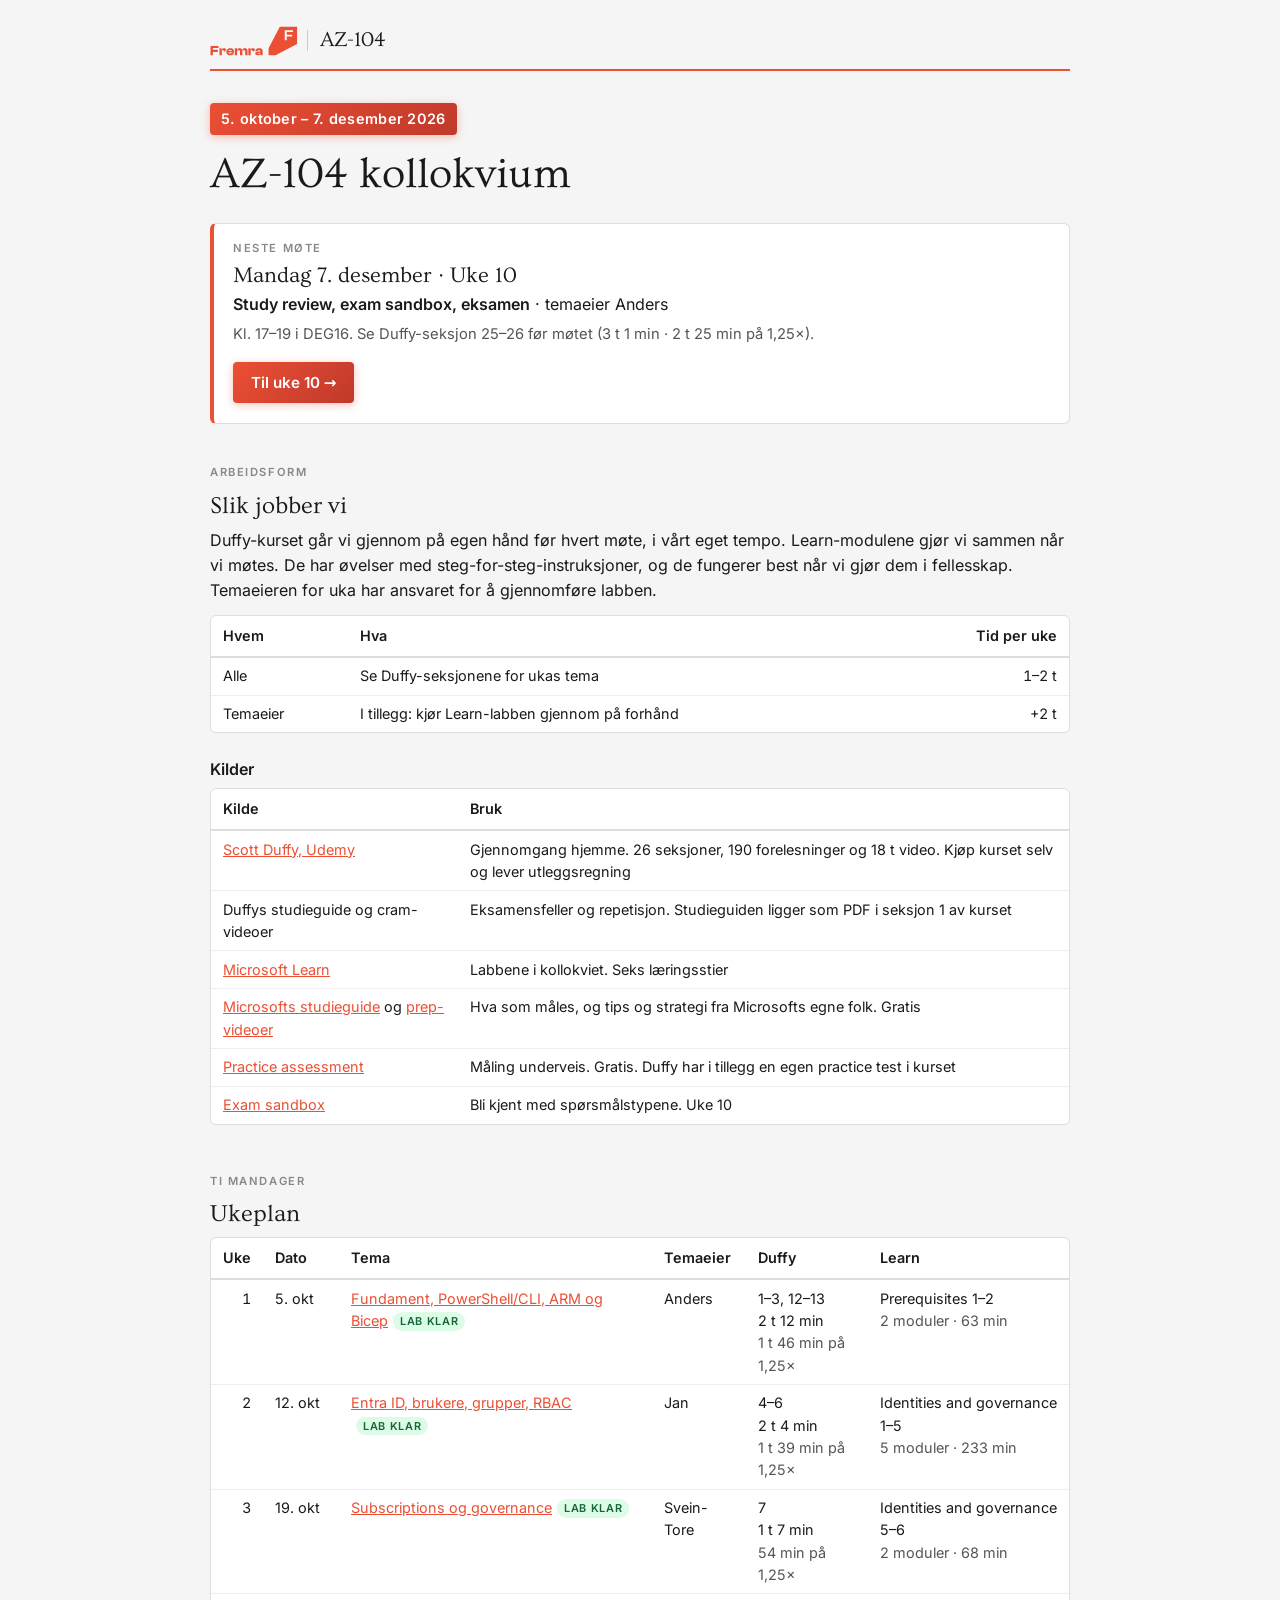
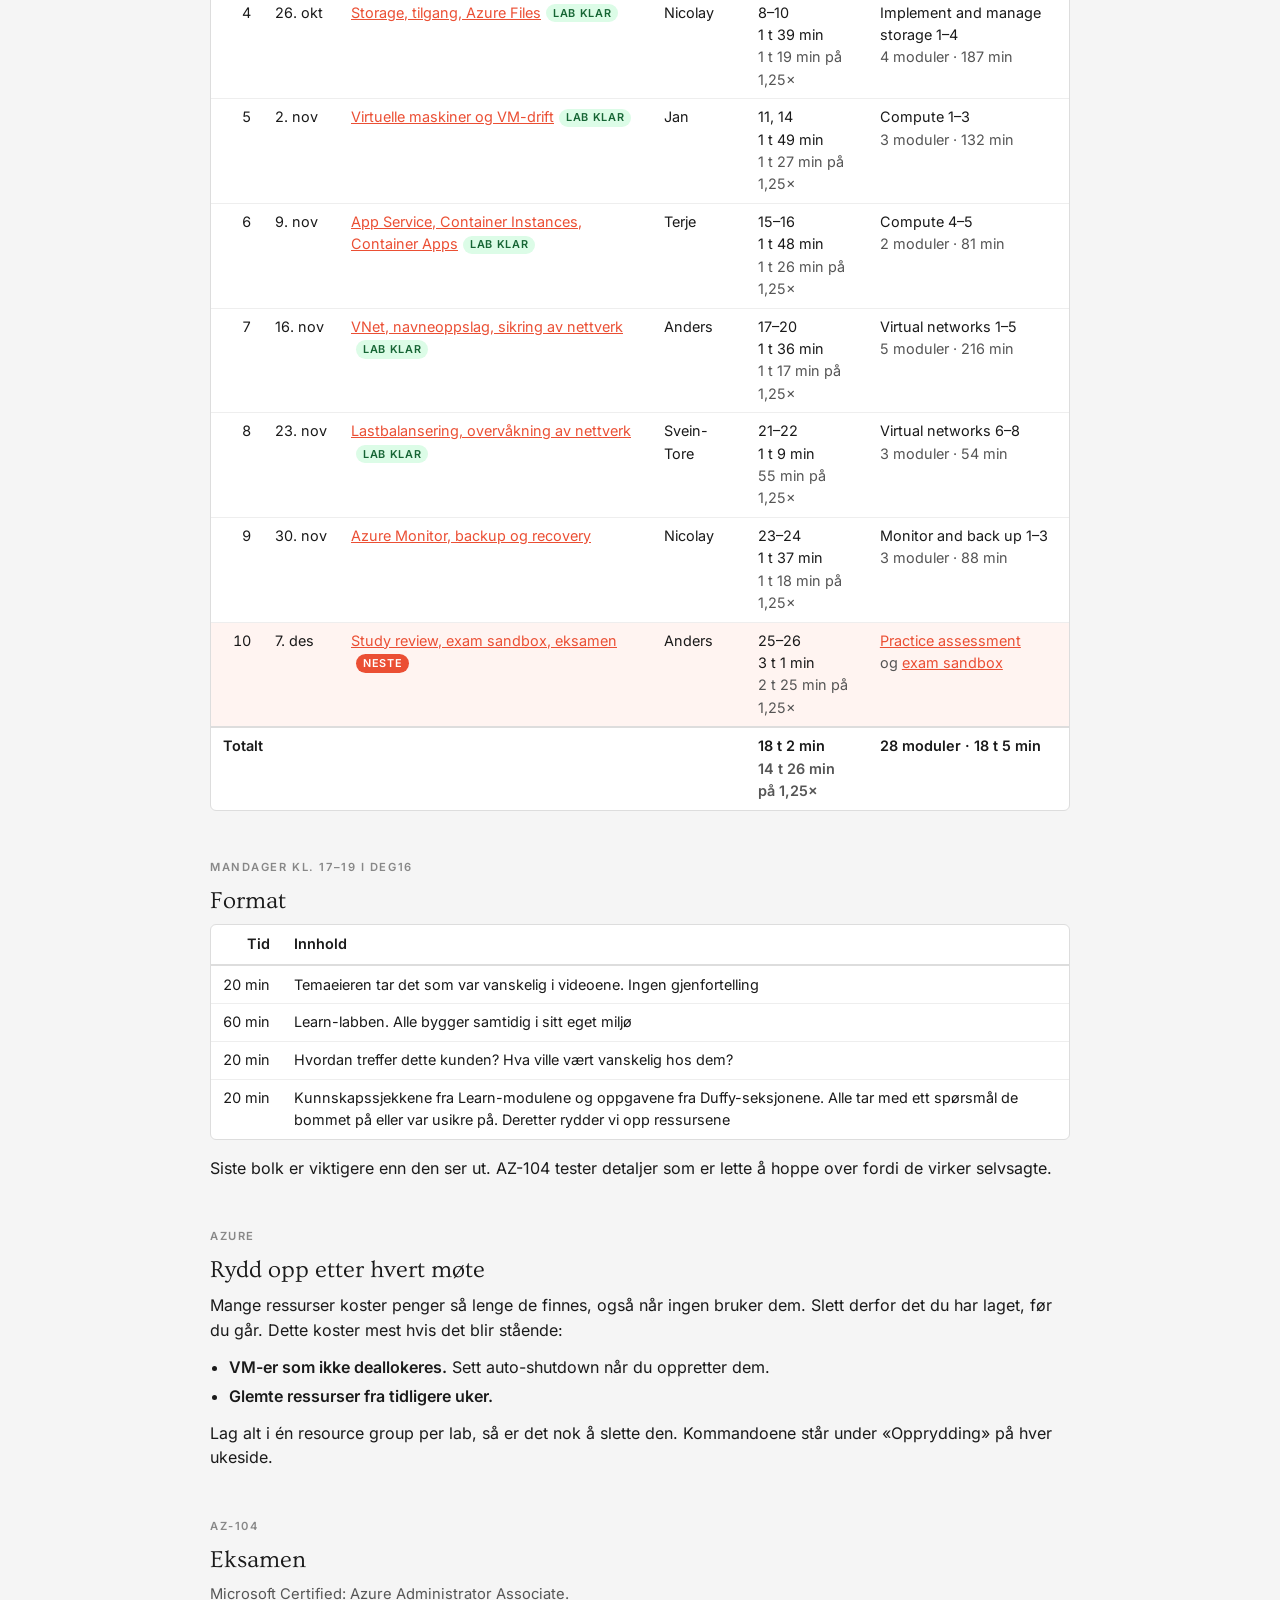
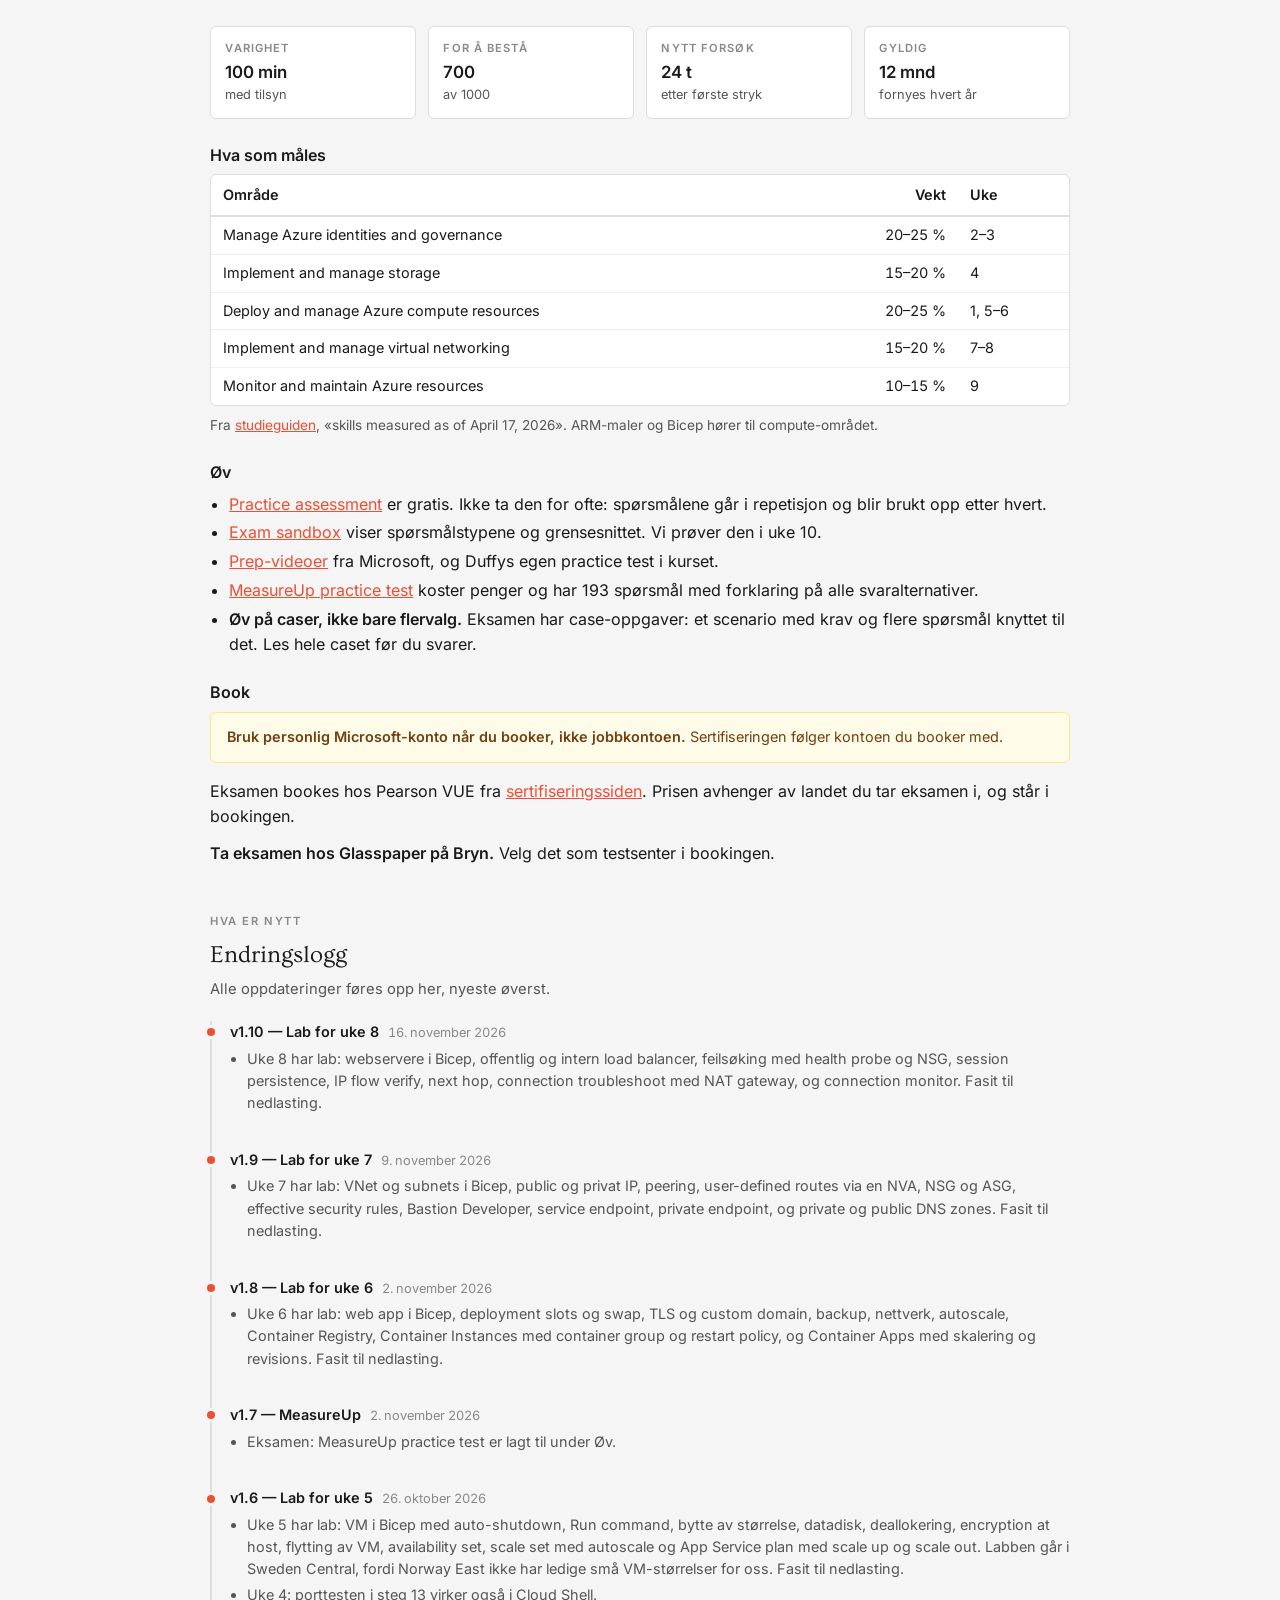
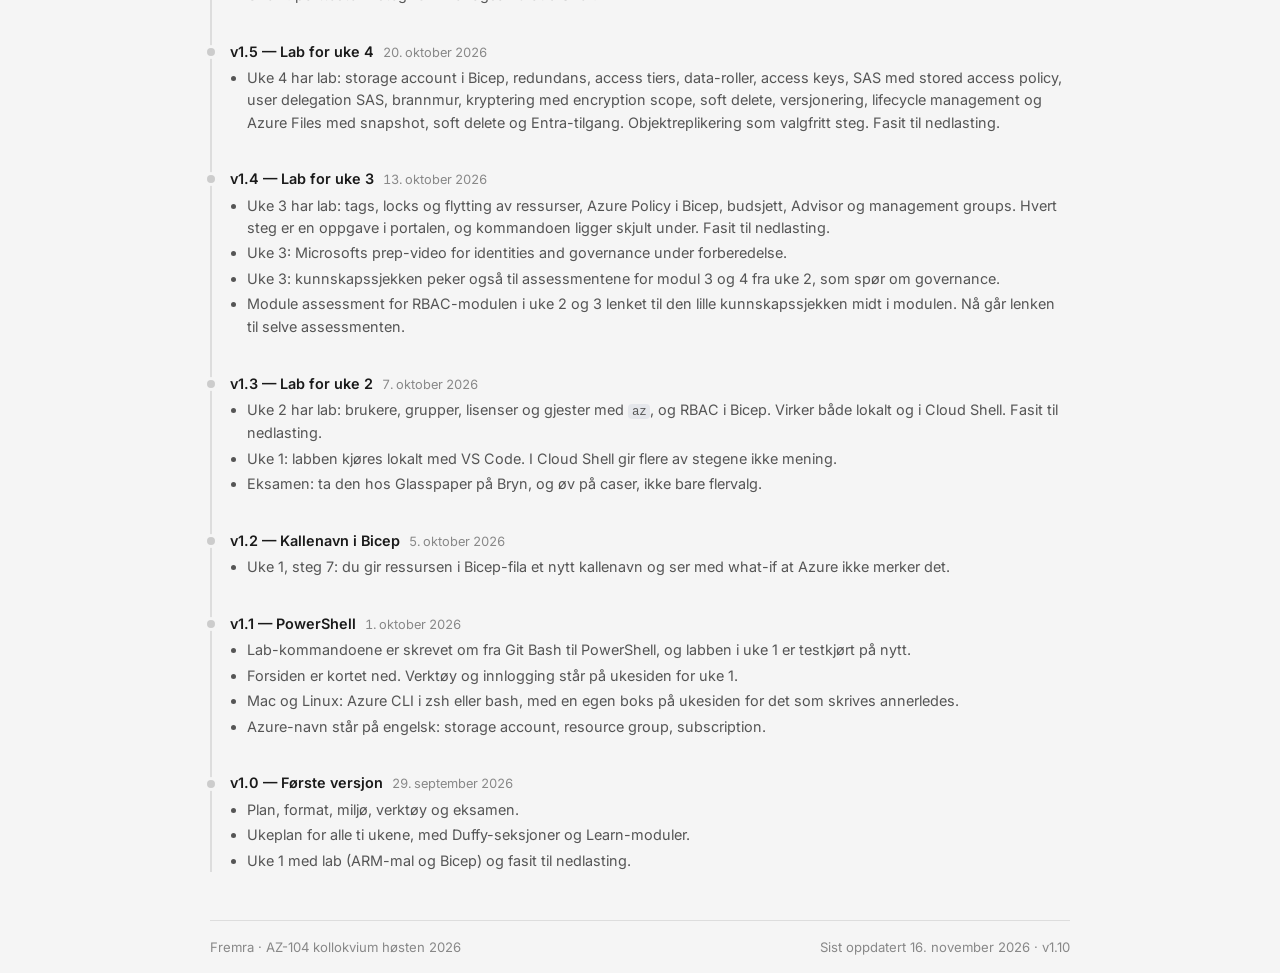
<file: index.html>
<!DOCTYPE html>
<html lang="nb">
<head>
<meta charset="utf-8">
<meta name="viewport" content="width=device-width, initial-scale=1">
<title>AZ-104 · Fremra</title>
<meta name="robots" content="noindex, nofollow">
<meta name="description" content="Hjelpeside for Fremras AZ-104-kollokvium, 5. oktober – 7. desember 2026.">
<link rel="icon" type="image/svg+xml" href="assets/favicon.svg">
<link rel="stylesheet" href="assets/side.css">
<script src="assets/side.js" defer></script>
</head>
<body>
<div class="wrap">

<header>
  <a class="header-brand" href="./" aria-label="AZ-104 — til toppen">
    <svg xmlns="http://www.w3.org/2000/svg" viewBox="0 0 884.51 302.23" aria-hidden="true" class="logo-svg">
      <g fill="#eb4f34">
        <polygon points="11.78 201.94 5.46 201.94 5.46 294.12 28.71 294.12 28.71 260.97 79.25 260.97 79.25 240.05 28.71 240.05 28.71 222.86 85.67 222.86 85.67 201.94 28.71 201.94 11.78 201.94"/>
        <path d="M224.12,227.53c-5.73-2.57-12.5-3.85-20.29-3.85s-14.33,1.45-20.16,4.34c-5.82,2.89-10.41,7.02-13.76,12.38-3.35,5.37-5.02,11.76-5.02,19.19,0,8.35,1.67,15.18,5.02,20.5,3.35,5.32,7.98,9.22,13.9,11.7,5.91,2.48,12.73,3.71,20.43,3.71s14.19-1.1,19.74-3.3c5.55-2.2,9.86-5.25,12.93-9.15,3.07-3.9,4.61-8.37,4.61-13.41v-1.51h-23.25v1.38c0,2.48-1.06,4.36-3.16,5.64-2.11,1.29-6.01,1.93-11.69,1.93-6.42,0-10.85-1.12-13.28-3.37-2.15-1.99-3.35-5.23-3.59-9.7h55.26c.18-1.19.3-2.27.34-3.23.04-.96.07-2.04.07-3.23,0-7.34-1.58-13.53-4.75-18.57-3.16-5.04-7.62-8.85-13.35-11.42ZM186.81,252.16c.49-3.14,1.57-5.53,3.26-7.15,2.38-2.29,6.79-3.44,13.21-3.44s10.46.99,12.93,2.96c2.04,1.62,3.22,4.18,3.58,7.64h-32.99Z"/>
        <path d="M366.46,227.19c-3.85-2.34-8.76-3.51-14.72-3.51s-10.66,1.08-14.38,3.23c-3.72,2.16-6.49,4.93-8.32,8.33-1.84,3.39-3.03,7.02-3.58,10.87h-1.36c-.38-3.26-1.18-6.31-2.42-9.15-1.79-4.08-4.59-7.31-8.39-9.7-3.81-2.38-8.74-3.58-14.79-3.58-5.69,0-10.32,1.06-13.9,3.16-3.58,2.11-6.26,4.86-8.05,8.26-1.79,3.39-2.96,7.02-3.51,10.87h-1.24v-20.91h-21.74v69.07h23.25v-35.36c0-5.23.96-8.92,2.89-11.07,1.92-2.15,5.78-3.23,11.56-3.23s9.54,1.03,11.56,3.1c2.02,2.06,3.03,5.76,3.03,11.08v35.5h23.25v-35.36c0-5.23.96-8.92,2.89-11.07,1.93-2.15,5.78-3.23,11.56-3.23s9.68,1.03,11.69,3.1c2.02,2.06,3.03,5.76,3.03,11.08v35.5h23.25v-43.61c0-5.23-.96-9.84-2.89-13.83-1.93-3.99-4.82-7.15-8.67-9.49Z"/>
        <path d="M514.91,227.4c-5.14-2.48-11.65-3.72-19.54-3.72s-14.4,1.22-20.09,3.65c-5.69,2.43-10.09,5.87-13.21,10.32-3.12,4.45-4.68,9.65-4.68,15.61v.28h23.25v-.55c0-3.48.98-5.87,2.96-7.15,1.97-1.28,5.3-1.93,9.98-1.93,5.14,0,8.69.64,10.66,1.93,1.97,1.28,2.96,3.95,2.96,7.98v1.93l-28.89,2.89c-5.05.55-9.22,1.6-12.52,3.16-3.3,1.56-5.76,3.6-7.36,6.12-1.6,2.52-2.41,5.48-2.41,8.87,0,5.78,2.13,10.34,6.4,13.69,4.26,3.35,10.2,5.02,17.82,5.02s13.55-1.49,18.09-4.47c4.54-2.98,7.5-6.99,8.88-12.04h1.24v15.13h21.74v-40.04c0-6.23-1.26-11.63-3.78-16.16-2.52-4.54-6.35-8.05-11.49-10.52ZM505.07,274.52c-1.42,1.7-3.6,2.89-6.54,3.58-2.94.69-6.79,1.03-11.56,1.03-2.48,0-4.36-.28-5.64-.83-1.28-.55-1.92-1.56-1.92-3.03,0-1.19.41-2.11,1.24-2.75.83-.64,2.16-1.01,3.99-1.1l22.5-2.59c-.19,2.36-.88,4.26-2.07,5.68Z"/>
        <path d="M153.82,226.78c-3.16-2.06-7.32-3.1-12.45-3.1-4.59,0-8.49.83-11.69,2.48-3.21,1.65-5.73,3.94-7.57,6.88-1.84,2.94-3.07,6.33-3.71,10.18h-1.24v-18.16h-21.74v69.07h23.25v-40.73c0-3.48.8-6.05,2.41-7.7,1.6-1.65,4.42-2.48,8.46-2.48,3.76,0,6.4.71,7.91,2.13,1.51,1.42,2.27,3.83,2.27,7.22v7.7h4.06l18.72-18.72c-.36-2.22-.93-4.31-1.72-6.26-1.47-3.62-3.78-6.47-6.95-8.53Z"/>
        <path d="M444.93,226.78c-3.16-2.06-7.32-3.1-12.45-3.1-4.59,0-8.49.83-11.69,2.48-3.21,1.65-5.73,3.94-7.57,6.88-1.84,2.94-3.07,6.33-3.71,10.18h-1.24v-18.16h-21.74v69.07h23.25v-40.73c0-3.48.8-6.05,2.41-7.7,1.6-1.65,4.42-2.48,8.46-2.48,3.76,0,6.4.71,7.91,2.13,1.51,1.42,2.27,3.83,2.27,7.22v7.7h4.06l18.72-18.72c-.36-2.22-.93-4.31-1.72-6.26-1.47-3.62-3.78-6.47-6.95-8.53Z"/>
        <path d="M703.31,6.83h0s0,0,0,0l-113.17,217.65h0v69.65h69.65s0,0,0,0l217.64-113.17h0V6.83h-174.12ZM835.62,59.46h-62.01v27.72h54.34v17.85h-54.34v39.64h-20.65V41.62h82.66v17.85Z"/>
      </g>
    </svg>
    <span class="header-wordmark">AZ-104</span>
  </a>
</header>

<!-- ======================================================================
     Hero
     ====================================================================== -->
<div class="hero">
  <span class="dates">5. oktober – 7. desember 2026</span>
  <h1>AZ-104 kollokvium</h1>

  <!-- Fylles av side.js fra ukeplan-tabellen. Innholdet her er det som vises uten JS. -->
  <div class="neste" id="neste">
    <div class="eyebrow">Neste møte</div>
    <div class="nar" data-felt="nar">Mandag 5. oktober · Uke 1</div>
    <div data-felt="linje"><span class="tema" data-felt="tema">Fundament, PowerShell/CLI, ARM og Bicep</span> · temaeier <span data-felt="eier">Anders</span></div>
    <p data-felt="forb">
      Kl. 17–19 i DEG16. Se Duffy-seksjon <span data-felt="duffy">1–3, 12–13</span> før møtet
      (<span data-felt="tid">2 t 12 min · 1 t 46 min på 1,25×</span>).
    </p>
    <a class="btn-lenke" data-felt="lenke" href="uke-01/">Til uke 1 →</a>
  </div>
</div>

<!-- ======================================================================
     Slik jobber vi
     ====================================================================== -->
<section id="slik">
  <div class="eyebrow">Arbeidsform</div>
  <h2>Slik jobber vi</h2>
  <p>
    Duffy-kurset går vi gjennom på egen hånd før hvert møte, i vårt eget tempo. Learn-modulene gjør vi
    sammen når vi møtes. De har øvelser med steg-for-steg-instruksjoner, og de fungerer best når vi gjør
    dem i fellesskap. Temaeieren for uka har ansvaret for å gjennomføre labben.
  </p>
  <div class="table-wrap">
    <table>
      <thead><tr><th>Hvem</th><th>Hva</th><th class="tall">Tid per uke</th></tr></thead>
      <tbody>
        <tr><td>Alle</td><td>Se Duffy-seksjonene for ukas tema</td><td class="tall">1–2 t</td></tr>
        <tr><td>Temaeier</td><td>I tillegg: kjør Learn-labben gjennom på forhånd</td><td class="tall">+2 t</td></tr>
      </tbody>
    </table>
  </div>

  <h3>Kilder</h3>
  <div class="table-wrap">
    <table>
      <thead><tr><th>Kilde</th><th>Bruk</th></tr></thead>
      <tbody>
        <tr><td><a href="https://www.udemy.com/course/70533-azure/">Scott Duffy, Udemy</a></td><td>Gjennomgang hjemme. 26 seksjoner, 190 forelesninger og 18 t video. Kjøp kurset selv og lever utleggsregning</td></tr>
        <tr><td>Duffys studieguide og cram-videoer</td><td>Eksamensfeller og repetisjon. Studieguiden ligger som PDF i seksjon 1 av kurset</td></tr>
        <tr><td><a target="_blank" rel="noopener" href="https://learn.microsoft.com/en-us/credentials/certifications/azure-administrator/">Microsoft Learn</a></td><td>Labbene i kollokviet. Seks læringsstier</td></tr>
        <tr><td><a target="_blank" rel="noopener" href="https://learn.microsoft.com/en-us/credentials/certifications/resources/study-guides/az-104">Microsofts studieguide</a> og <a href="https://aka.ms/AZ104-ExamPrep">prep-videoer</a></td><td>Hva som måles, og tips og strategi fra Microsofts egne folk. Gratis</td></tr>
        <tr><td><a target="_blank" rel="noopener" href="https://learn.microsoft.com/en-us/credentials/certifications/azure-administrator/practice/assessment?assessment-type=practice&amp;assessmentId=21&amp;practice-assessment-type=certification">Practice assessment</a></td><td>Måling underveis. Gratis. Duffy har i tillegg en egen practice test i kurset</td></tr>
        <tr><td><a href="https://aka.ms/examdemo">Exam sandbox</a></td><td>Bli kjent med spørsmålstypene. Uke 10</td></tr>
      </tbody>
    </table>
  </div>
</section>

<!-- ======================================================================
     Ukeplan
     ====================================================================== -->
<section id="ukeplan">
  <div class="eyebrow">Ti mandager</div>
  <h2>Ukeplan</h2>
  <div class="table-wrap">
    <table>
      <thead>
        <tr><th class="tall">Uke</th><th>Dato</th><th>Tema</th><th>Temaeier</th><th class="m-skjul">Duffy</th><th class="m-skjul">Learn</th></tr>
      </thead>
      <tbody>
        <tr data-dato="2026-10-05" data-uke="1">
          <td class="c-uke tall">1</td>
          <td class="c-dato nowrap">5. okt</td>
          <td class="c-tema"><a href="uke-01/">Fundament, PowerShell/CLI, ARM og Bicep</a><span class="pill klar">Lab klar</span><span class="pill neste-pill">Neste</span></td>
          <td class="c-eier">Anders</td>
          <td class="c-duffy m-skjul"><span class="sek">1–3, 12–13</span><br><span class="tid">2 t 12 min</span><br><span class="muted"><span class="tid125">1 t 46 min</span> på 1,25×</span></td>
          <td class="c-learn m-skjul">Prerequisites 1–2<br><span class="muted">2 moduler · 63 min</span></td>
        </tr>
        <tr data-dato="2026-10-12" data-uke="2">
          <td class="c-uke tall">2</td>
          <td class="c-dato nowrap">12. okt</td>
          <td class="c-tema"><a href="uke-02/">Entra ID, brukere, grupper, RBAC</a><span class="pill klar">Lab klar</span><span class="pill neste-pill">Neste</span></td>
          <td class="c-eier">Jan</td>
          <td class="c-duffy m-skjul"><span class="sek">4–6</span><br><span class="tid">2 t 4 min</span><br><span class="muted"><span class="tid125">1 t 39 min</span> på 1,25×</span></td>
          <td class="c-learn m-skjul">Identities and governance 1–5<br><span class="muted">5 moduler · 233 min</span></td>
        </tr>
        <tr data-dato="2026-10-19" data-uke="3">
          <td class="c-uke tall">3</td>
          <td class="c-dato nowrap">19. okt</td>
          <td class="c-tema"><a href="uke-03/">Subscriptions og governance</a><span class="pill klar">Lab klar</span><span class="pill neste-pill">Neste</span></td>
          <td class="c-eier">Svein-Tore</td>
          <td class="c-duffy m-skjul"><span class="sek">7</span><br><span class="tid">1 t 7 min</span><br><span class="muted"><span class="tid125">54 min</span> på 1,25×</span></td>
          <td class="c-learn m-skjul">Identities and governance 5–6<br><span class="muted">2 moduler · 68 min</span></td>
        </tr>
        <tr data-dato="2026-10-26" data-uke="4">
          <td class="c-uke tall">4</td>
          <td class="c-dato nowrap">26. okt</td>
          <td class="c-tema"><a href="uke-04/">Storage, tilgang, Azure Files</a><span class="pill klar">Lab klar</span><span class="pill neste-pill">Neste</span></td>
          <td class="c-eier">Nicolay</td>
          <td class="c-duffy m-skjul"><span class="sek">8–10</span><br><span class="tid">1 t 39 min</span><br><span class="muted"><span class="tid125">1 t 19 min</span> på 1,25×</span></td>
          <td class="c-learn m-skjul">Implement and manage storage 1–4<br><span class="muted">4 moduler · 187 min</span></td>
        </tr>
        <tr data-dato="2026-11-02" data-uke="5">
          <td class="c-uke tall">5</td>
          <td class="c-dato nowrap">2. nov</td>
          <td class="c-tema"><a href="uke-05/">Virtuelle maskiner og VM-drift</a><span class="pill klar">Lab klar</span><span class="pill neste-pill">Neste</span></td>
          <td class="c-eier">Jan</td>
          <td class="c-duffy m-skjul"><span class="sek">11, 14</span><br><span class="tid">1 t 49 min</span><br><span class="muted"><span class="tid125">1 t 27 min</span> på 1,25×</span></td>
          <td class="c-learn m-skjul">Compute 1–3<br><span class="muted">3 moduler · 132 min</span></td>
        </tr>
        <tr data-dato="2026-11-09" data-uke="6">
          <td class="c-uke tall">6</td>
          <td class="c-dato nowrap">9. nov</td>
          <td class="c-tema"><a href="uke-06/">App Service, Container Instances, Container Apps</a><span class="pill klar">Lab klar</span><span class="pill neste-pill">Neste</span></td>
          <td class="c-eier">Terje</td>
          <td class="c-duffy m-skjul"><span class="sek">15–16</span><br><span class="tid">1 t 48 min</span><br><span class="muted"><span class="tid125">1 t 26 min</span> på 1,25×</span></td>
          <td class="c-learn m-skjul">Compute 4–5<br><span class="muted">2 moduler · 81 min</span></td>
        </tr>
        <tr data-dato="2026-11-16" data-uke="7">
          <td class="c-uke tall">7</td>
          <td class="c-dato nowrap">16. nov</td>
          <td class="c-tema"><a href="uke-07/">VNet, navneoppslag, sikring av nettverk</a><span class="pill klar">Lab klar</span><span class="pill neste-pill">Neste</span></td>
          <td class="c-eier">Anders</td>
          <td class="c-duffy m-skjul"><span class="sek">17–20</span><br><span class="tid">1 t 36 min</span><br><span class="muted"><span class="tid125">1 t 17 min</span> på 1,25×</span></td>
          <td class="c-learn m-skjul">Virtual networks 1–5<br><span class="muted">5 moduler · 216 min</span></td>
        </tr>
        <tr data-dato="2026-11-23" data-uke="8">
          <td class="c-uke tall">8</td>
          <td class="c-dato nowrap">23. nov</td>
          <td class="c-tema"><a href="uke-08/">Lastbalansering, overvåkning av nettverk</a><span class="pill klar">Lab klar</span><span class="pill neste-pill">Neste</span></td>
          <td class="c-eier">Svein-Tore</td>
          <td class="c-duffy m-skjul"><span class="sek">21–22</span><br><span class="tid">1 t 9 min</span><br><span class="muted"><span class="tid125">55 min</span> på 1,25×</span></td>
          <td class="c-learn m-skjul">Virtual networks 6–8<br><span class="muted">3 moduler · 54 min</span></td>
        </tr>
        <tr data-dato="2026-11-30" data-uke="9">
          <td class="c-uke tall">9</td>
          <td class="c-dato nowrap">30. nov</td>
          <td class="c-tema"><a href="uke-09/">Azure Monitor, backup og recovery</a><span class="pill neste-pill">Neste</span></td>
          <td class="c-eier">Nicolay</td>
          <td class="c-duffy m-skjul"><span class="sek">23–24</span><br><span class="tid">1 t 37 min</span><br><span class="muted"><span class="tid125">1 t 18 min</span> på 1,25×</span></td>
          <td class="c-learn m-skjul">Monitor and back up 1–3<br><span class="muted">3 moduler · 88 min</span></td>
        </tr>
        <tr data-dato="2026-12-07" data-uke="10">
          <td class="c-uke tall">10</td>
          <td class="c-dato nowrap">7. des</td>
          <td class="c-tema"><a href="uke-10/">Study review, exam sandbox, eksamen</a><span class="pill neste-pill">Neste</span></td>
          <td class="c-eier">Anders</td>
          <td class="c-duffy m-skjul"><span class="sek">25–26</span><br><span class="tid">3 t 1 min</span><br><span class="muted"><span class="tid125">2 t 25 min</span> på 1,25×</span></td>
          <td class="c-learn m-skjul"><a target="_blank" rel="noopener" href="https://learn.microsoft.com/en-us/credentials/certifications/azure-administrator/practice/assessment?assessment-type=practice&amp;assessmentId=21&amp;practice-assessment-type=certification">Practice assessment</a><br><span class="muted">og <a href="https://aka.ms/examdemo">exam sandbox</a></span></td>
        </tr>
      </tbody>
      <tfoot>
        <tr class="m-skjul"><td colspan="4">Totalt</td><td class="m-skjul">18 t 2 min<br><span class="muted">14 t 26 min på 1,25×</span></td><td class="m-skjul">28 moduler · 18 t 5 min</td></tr>
      </tfoot>
    </table>
  </div>
</section>

<!-- ======================================================================
     Format
     ====================================================================== -->
<section id="okta">
  <div class="eyebrow">Mandager kl. 17–19 i DEG16</div>
  <h2>Format</h2>
  <div class="table-wrap">
    <table>
      <thead><tr><th class="tall">Tid</th><th>Innhold</th></tr></thead>
      <tbody>
        <tr><td class="tall">20 min</td><td>Temaeieren tar det som var vanskelig i videoene. Ingen gjenfortelling</td></tr>
        <tr><td class="tall">60 min</td><td>Learn-labben. Alle bygger samtidig i sitt eget miljø</td></tr>
        <tr><td class="tall">20 min</td><td>Hvordan treffer dette kunden? Hva ville vært vanskelig hos dem?</td></tr>
        <tr><td class="tall">20 min</td><td>Kunnskapssjekkene fra Learn-modulene og oppgavene fra Duffy-seksjonene. Alle tar med ett spørsmål de bommet på eller var usikre på. Deretter rydder vi opp ressursene</td></tr>
      </tbody>
    </table>
  </div>
  <p>
    Siste bolk er viktigere enn den ser ut. AZ-104 tester detaljer som er lette å hoppe over fordi de
    virker selvsagte.
  </p>
</section>

<!-- ======================================================================
     Rydd opp
     ====================================================================== -->
<section id="miljo">
  <div class="eyebrow">Azure</div>
  <h2>Rydd opp etter hvert møte</h2>
  <p>
    Mange ressurser koster penger så lenge de finnes, også når ingen bruker dem. Slett derfor det du har
    laget, før du går. Dette koster mest hvis det blir stående:
  </p>
  <ul>
    <li><b>VM-er som ikke deallokeres.</b> Sett auto-shutdown når du oppretter dem.</li>
    <li><b>Glemte ressurser fra tidligere uker.</b></li>
  </ul>
  <p>
    Lag alt i én resource group per lab, så er det nok å slette den. Kommandoene står under
    «Opprydding» på hver ukeside.
  </p>
</section>

<!-- ======================================================================
     Eksamen
     ====================================================================== -->
<section id="eksamen">
  <div class="eyebrow">AZ-104</div>
  <h2>Eksamen</h2>
  <p class="section-lead">Microsoft Certified: Azure Administrator Associate.</p>
  <div class="facts" style="margin-top:0;margin-bottom:1.25rem">
    <div class="fact"><div class="k">Varighet</div><div class="v">100 min</div><div class="s">med tilsyn</div></div>
    <div class="fact"><div class="k">For å bestå</div><div class="v">700</div><div class="s">av 1000</div></div>
    <div class="fact"><div class="k">Nytt forsøk</div><div class="v">24 t</div><div class="s">etter første stryk</div></div>
    <div class="fact"><div class="k">Gyldig</div><div class="v">12 mnd</div><div class="s">fornyes hvert år</div></div>
  </div>

  <h3>Hva som måles</h3>
  <div class="table-wrap">
    <table>
      <thead><tr><th>Område</th><th class="tall">Vekt</th><th>Uke</th></tr></thead>
      <tbody>
        <tr><td>Manage Azure identities and governance</td><td class="tall">20–25 %</td><td>2–3</td></tr>
        <tr><td>Implement and manage storage</td><td class="tall">15–20 %</td><td>4</td></tr>
        <tr><td>Deploy and manage Azure compute resources</td><td class="tall">20–25 %</td><td>1, 5–6</td></tr>
        <tr><td>Implement and manage virtual networking</td><td class="tall">15–20 %</td><td>7–8</td></tr>
        <tr><td>Monitor and maintain Azure resources</td><td class="tall">10–15 %</td><td>9</td></tr>
      </tbody>
    </table>
  </div>
  <p class="table-note">
    Fra <a target="_blank" rel="noopener" href="https://learn.microsoft.com/en-us/credentials/certifications/resources/study-guides/az-104">studieguiden</a>,
    «skills measured as of April 17, 2026». ARM-maler og Bicep hører til compute-området.
  </p>

  <h3>Øv</h3>
  <ul>
    <li><a target="_blank" rel="noopener" href="https://learn.microsoft.com/en-us/credentials/certifications/azure-administrator/practice/assessment?assessment-type=practice&amp;assessmentId=21&amp;practice-assessment-type=certification">Practice assessment</a> er gratis. Ikke ta den for ofte: spørsmålene går i repetisjon og blir brukt opp etter hvert.</li>
    <li><a href="https://aka.ms/examdemo">Exam sandbox</a> viser spørsmålstypene og grensesnittet. Vi prøver den i uke 10.</li>
    <li><a href="https://aka.ms/AZ104-ExamPrep">Prep-videoer</a> fra Microsoft, og Duffys egen practice test i kurset.</li>
    <li><a target="_blank" rel="noopener" href="https://www.measureup.com/microsoft-practice-test-az-104-microsoft-azure-administrator.html">MeasureUp practice test</a> koster penger og har 193 spørsmål med forklaring på alle svaralternativer.</li>
    <li><b>Øv på caser, ikke bare flervalg.</b> Eksamen har case-oppgaver: et scenario med krav og flere spørsmål knyttet til det. Les hele caset før du svarer.</li>
  </ul>

  <h3>Book</h3>
  <div class="callout warn">
    <b>Bruk personlig Microsoft-konto når du booker, ikke jobbkontoen.</b> Sertifiseringen følger kontoen du booker med.
  </div>
  <p>
    Eksamen bookes hos Pearson VUE fra
    <a target="_blank" rel="noopener" href="https://learn.microsoft.com/en-us/credentials/certifications/azure-administrator/">sertifiseringssiden</a>.
    Prisen avhenger av landet du tar eksamen i, og står i bookingen.
  </p>
  <p>
    <b>Ta eksamen hos Glasspaper på Bryn.</b> Velg det som testsenter i bookingen.
  </p>
</section>

<!-- ======================================================================
     Endringslogg
     ====================================================================== -->
<section id="endringslogg">
  <div class="eyebrow">Hva er nytt</div>
  <h2>Endringslogg</h2>
  <p class="section-lead">Alle oppdateringer føres opp her, nyeste øverst.</p>

  <div class="log">

    <div class="log-entry">
      <div class="log-head">
        <span class="ver">v1.10 — Lab for uke 8</span>
        <span class="date">16. november 2026</span>
      </div>
      <ul>
        <li>Uke 8 har lab: webservere i Bicep, offentlig og intern load balancer, feilsøking med health probe og NSG, session persistence, IP flow verify, next hop, connection troubleshoot med NAT gateway, og connection monitor. Fasit til nedlasting.</li>
      </ul>
    </div>

    <div class="log-entry">
      <div class="log-head">
        <span class="ver">v1.9 — Lab for uke 7</span>
        <span class="date">9. november 2026</span>
      </div>
      <ul>
        <li>Uke 7 har lab: VNet og subnets i Bicep, public og privat IP, peering, user-defined routes via en NVA, NSG og ASG, effective security rules, Bastion Developer, service endpoint, private endpoint, og private og public DNS zones. Fasit til nedlasting.</li>
      </ul>
    </div>

    <div class="log-entry">
      <div class="log-head">
        <span class="ver">v1.8 — Lab for uke 6</span>
        <span class="date">2. november 2026</span>
      </div>
      <ul>
        <li>Uke 6 har lab: web app i Bicep, deployment slots og swap, TLS og custom domain, backup, nettverk, autoscale, Container Registry, Container Instances med container group og restart policy, og Container Apps med skalering og revisions. Fasit til nedlasting.</li>
      </ul>
    </div>

    <div class="log-entry">
      <div class="log-head">
        <span class="ver">v1.7 — MeasureUp</span>
        <span class="date">2. november 2026</span>
      </div>
      <ul>
        <li>Eksamen: MeasureUp practice test er lagt til under Øv.</li>
      </ul>
    </div>

    <div class="log-entry">
      <div class="log-head">
        <span class="ver">v1.6 — Lab for uke 5</span>
        <span class="date">26. oktober 2026</span>
      </div>
      <ul>
        <li>Uke 5 har lab: VM i Bicep med auto-shutdown, Run command, bytte av størrelse, datadisk, deallokering, encryption at host, flytting av VM, availability set, scale set med autoscale og App Service plan med scale up og scale out. Labben går i Sweden Central, fordi Norway East ikke har ledige små VM-størrelser for oss. Fasit til nedlasting.</li>
        <li>Uke 4: porttesten i steg 13 virker også i Cloud Shell.</li>
      </ul>
    </div>

    <div class="log-entry older">
      <div class="log-head">
        <span class="ver">v1.5 — Lab for uke 4</span>
        <span class="date">20. oktober 2026</span>
      </div>
      <ul>
        <li>Uke 4 har lab: storage account i Bicep, redundans, access tiers, data-roller, access keys, SAS med stored access policy, user delegation SAS, brannmur, kryptering med encryption scope, soft delete, versjonering, lifecycle management og Azure Files med snapshot, soft delete og Entra-tilgang. Objektreplikering som valgfritt steg. Fasit til nedlasting.</li>
      </ul>
    </div>

    <div class="log-entry older">
      <div class="log-head">
        <span class="ver">v1.4 — Lab for uke 3</span>
        <span class="date">13. oktober 2026</span>
      </div>
      <ul>
        <li>Uke 3 har lab: tags, locks og flytting av ressurser, Azure Policy i Bicep, budsjett, Advisor og management groups. Hvert steg er en oppgave i portalen, og kommandoen ligger skjult under. Fasit til nedlasting.</li>
        <li>Uke 3: Microsofts prep-video for identities and governance under forberedelse.</li>
        <li>Uke 3: kunnskapssjekken peker også til assessmentene for modul 3 og 4 fra uke 2, som spør om governance.</li>
        <li>Module assessment for RBAC-modulen i uke 2 og 3 lenket til den lille kunnskapssjekken midt i modulen. Nå går lenken til selve assessmenten.</li>
      </ul>
    </div>

    <div class="log-entry older">
      <div class="log-head">
        <span class="ver">v1.3 — Lab for uke 2</span>
        <span class="date">7. oktober 2026</span>
      </div>
      <ul>
        <li>Uke 2 har lab: brukere, grupper, lisenser og gjester med <code>az</code>, og RBAC i Bicep. Virker både lokalt og i Cloud Shell. Fasit til nedlasting.</li>
        <li>Uke 1: labben kjøres lokalt med VS Code. I Cloud Shell gir flere av stegene ikke mening.</li>
        <li>Eksamen: ta den hos Glasspaper på Bryn, og øv på caser, ikke bare flervalg.</li>
      </ul>
    </div>

    <div class="log-entry older">
      <div class="log-head">
        <span class="ver">v1.2 — Kallenavn i Bicep</span>
        <span class="date">5. oktober 2026</span>
      </div>
      <ul>
        <li>Uke 1, steg 7: du gir ressursen i Bicep-fila et nytt kallenavn og ser med what-if at Azure ikke merker det.</li>
      </ul>
    </div>

    <div class="log-entry older">
      <div class="log-head">
        <span class="ver">v1.1 — PowerShell</span>
        <span class="date">1. oktober 2026</span>
      </div>
      <ul>
        <li>Lab-kommandoene er skrevet om fra Git Bash til PowerShell, og labben i uke 1 er testkjørt på nytt.</li>
        <li>Forsiden er kortet ned. Verktøy og innlogging står på ukesiden for uke 1.</li>
        <li>Mac og Linux: Azure CLI i zsh eller bash, med en egen boks på ukesiden for det som skrives annerledes.</li>
        <li>Azure-navn står på engelsk: storage account, resource group, subscription.</li>
      </ul>
    </div>

    <div class="log-entry older">
      <div class="log-head">
        <span class="ver">v1.0 — Første versjon</span>
        <span class="date">29. september 2026</span>
      </div>
      <ul>
        <li>Plan, format, miljø, verktøy og eksamen.</li>
        <li>Ukeplan for alle ti ukene, med Duffy-seksjoner og Learn-moduler.</li>
        <li>Uke 1 med lab (ARM-mal og Bicep) og fasit til nedlasting.</li>
      </ul>
    </div>

  </div>
</section>

<footer>
  <span>Fremra · AZ-104 kollokvium høsten 2026</span>
  <span>Sist oppdatert 16. november 2026 · v1.10</span>
</footer>

</div>
</body>
</html>
</file>
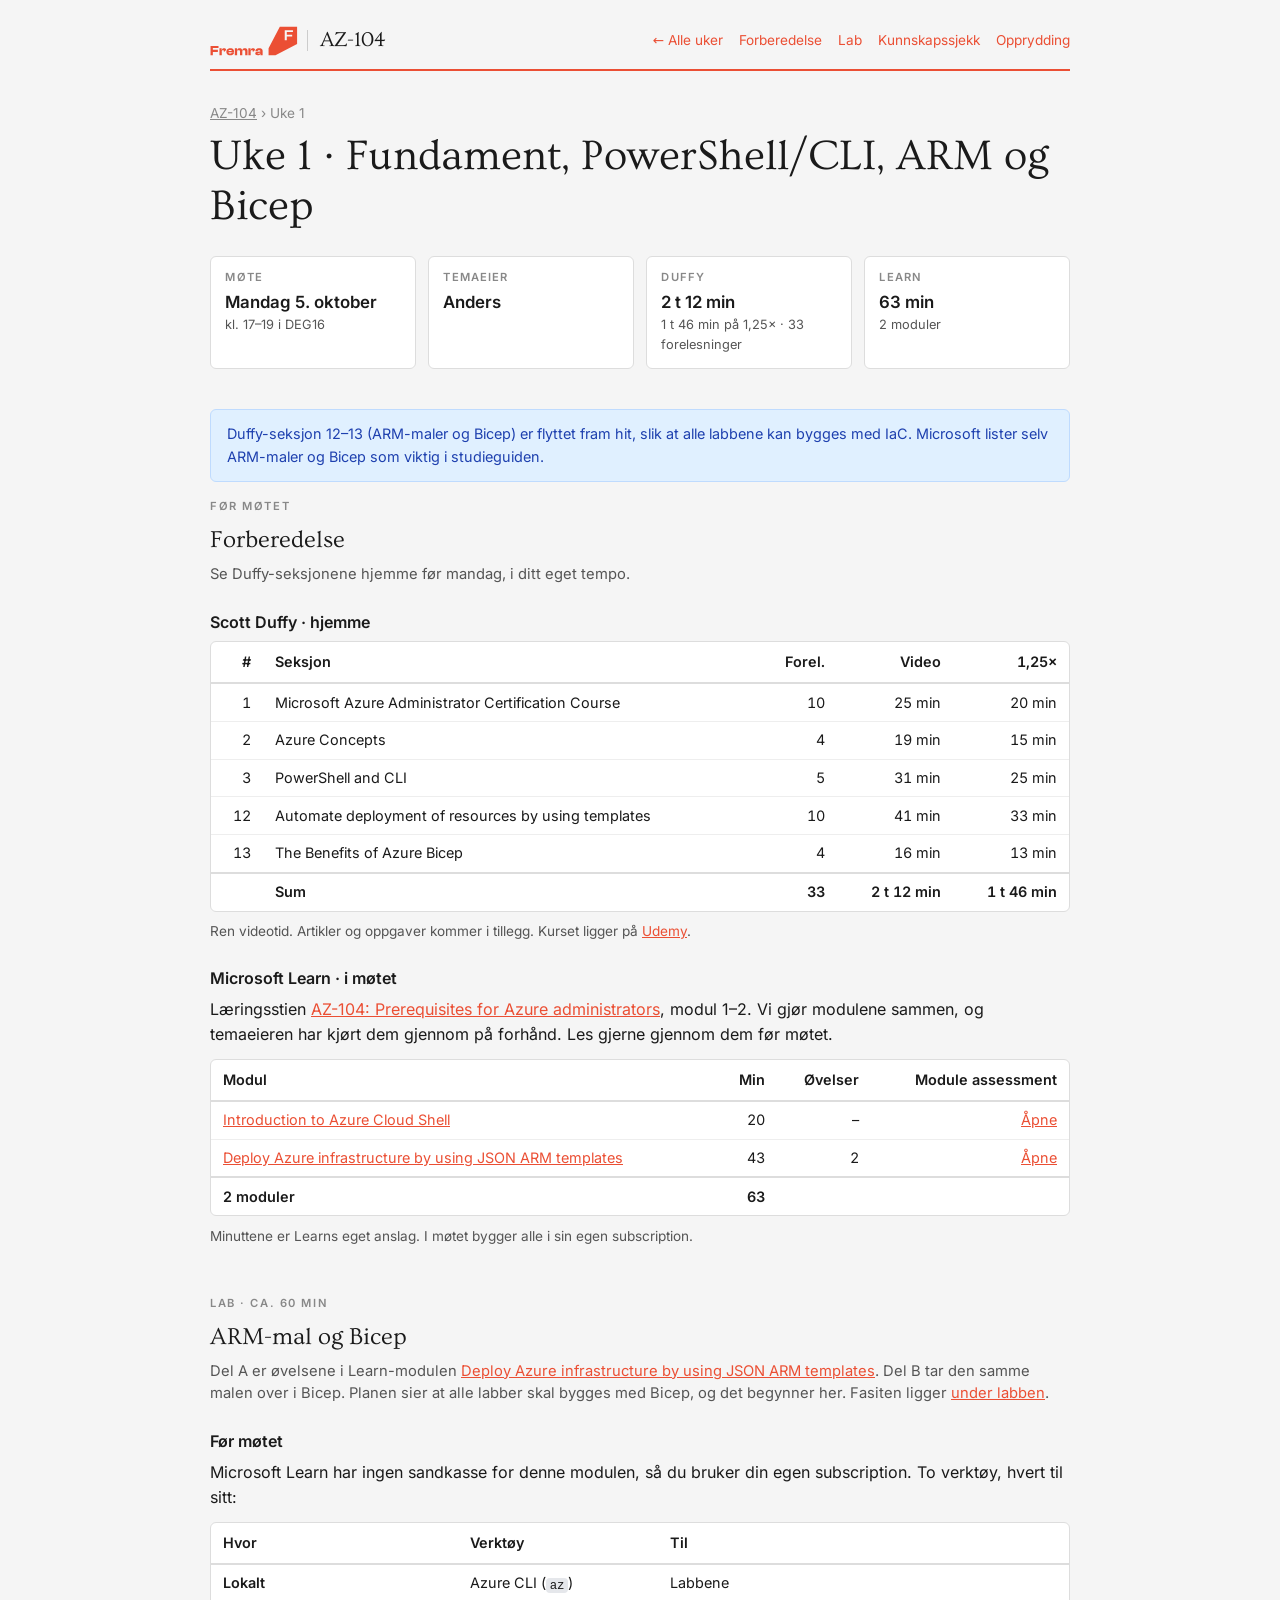
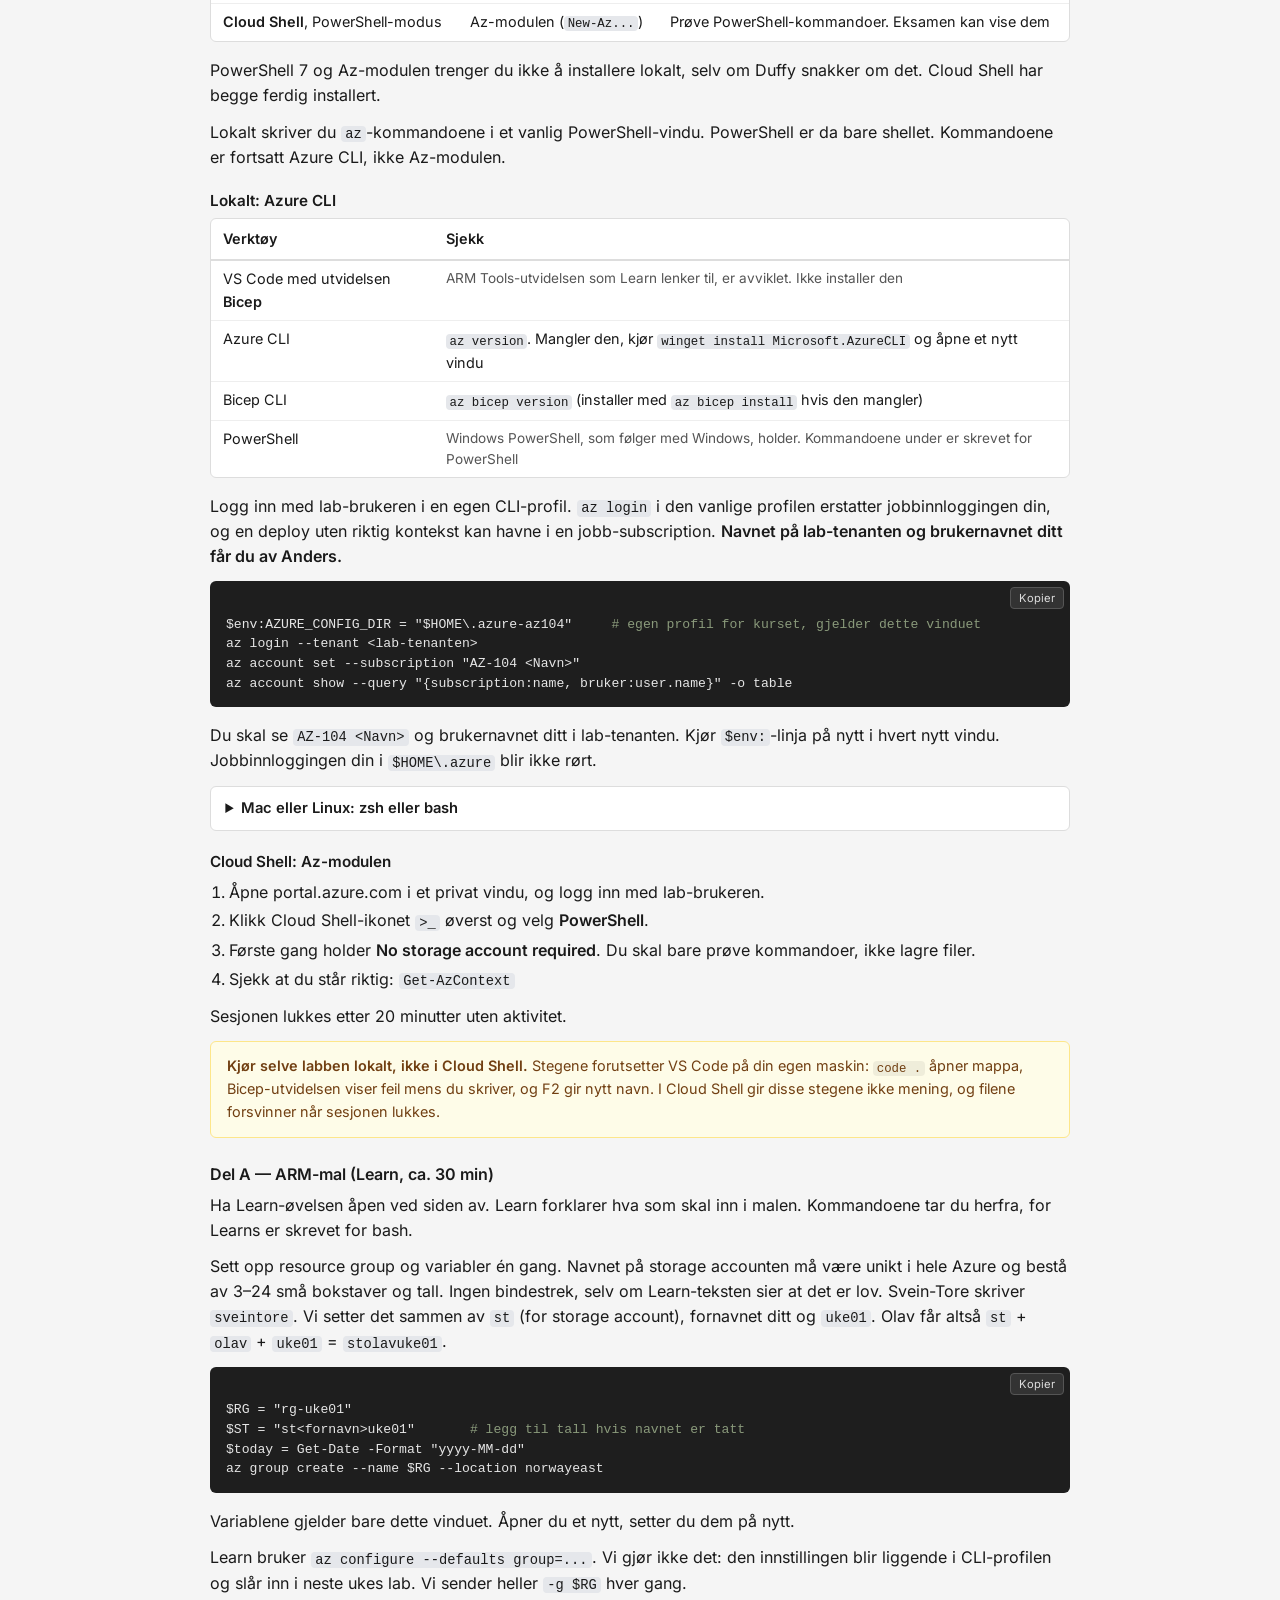
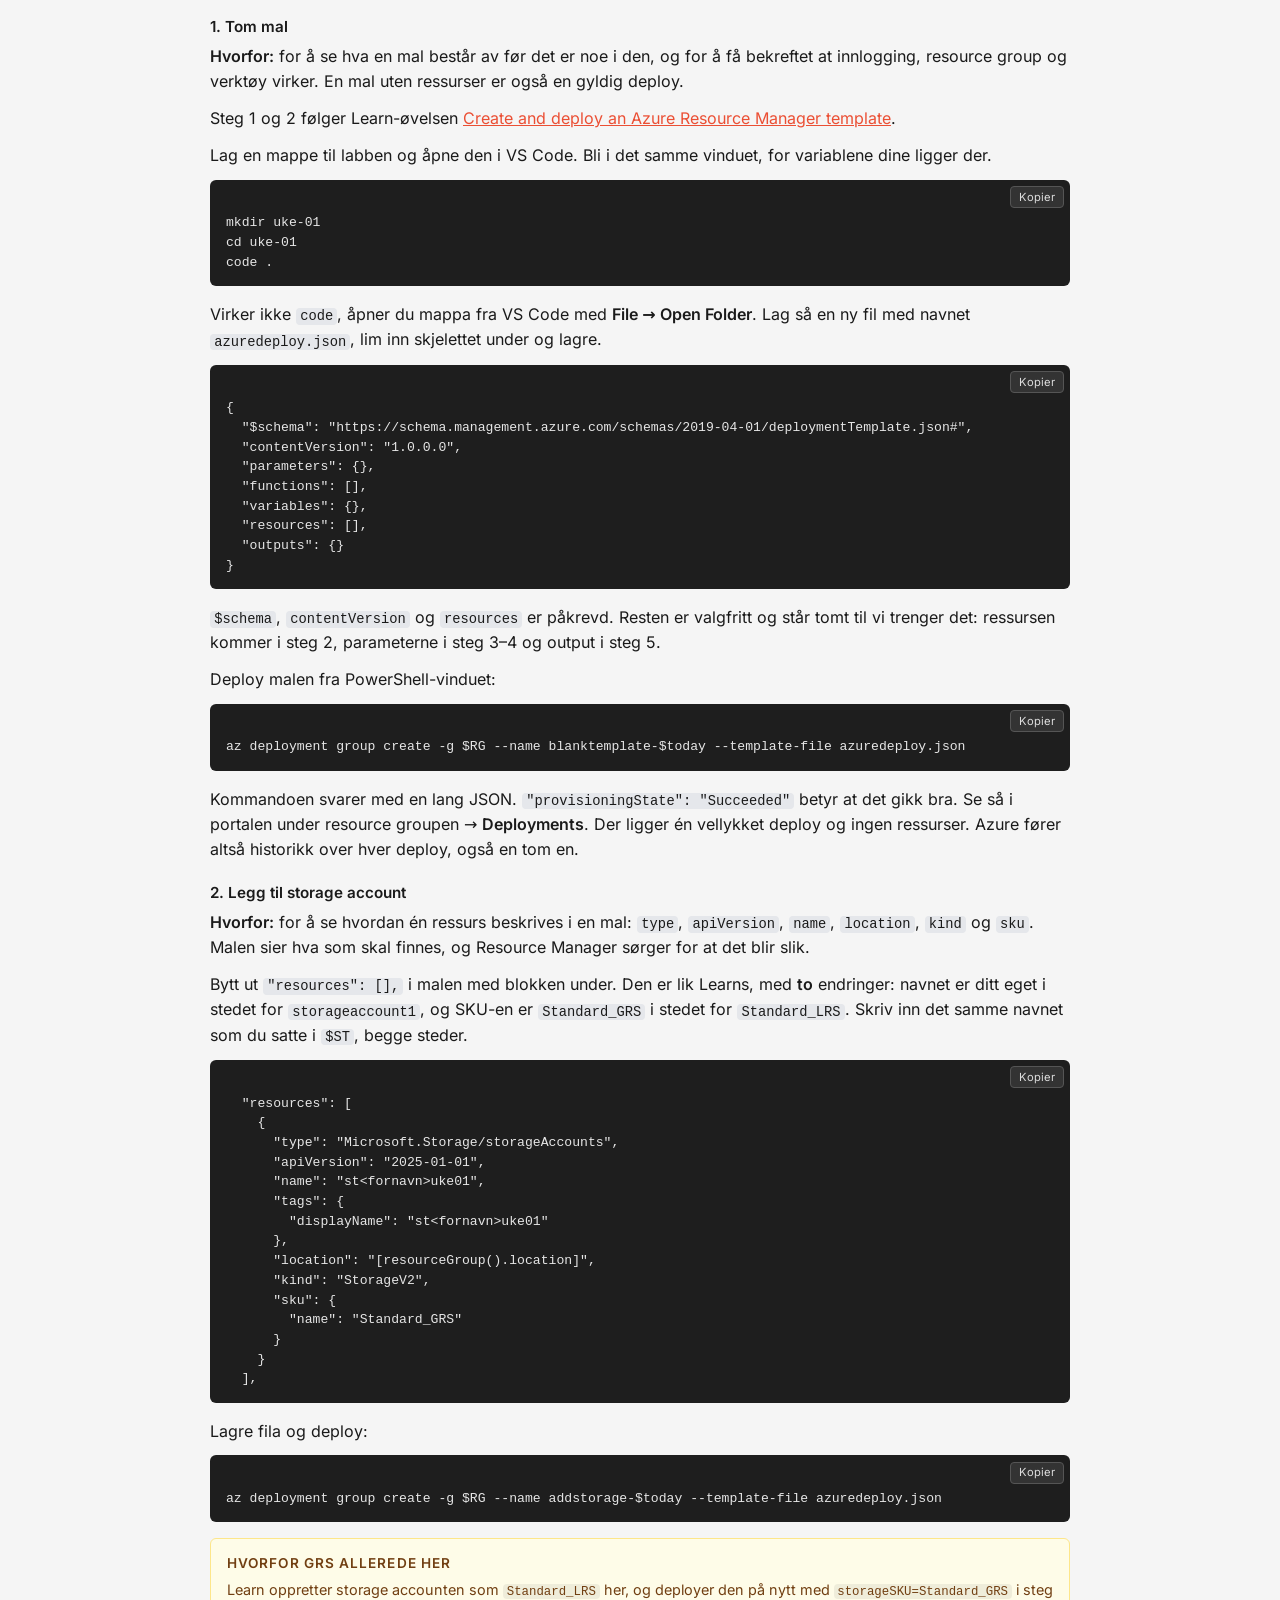
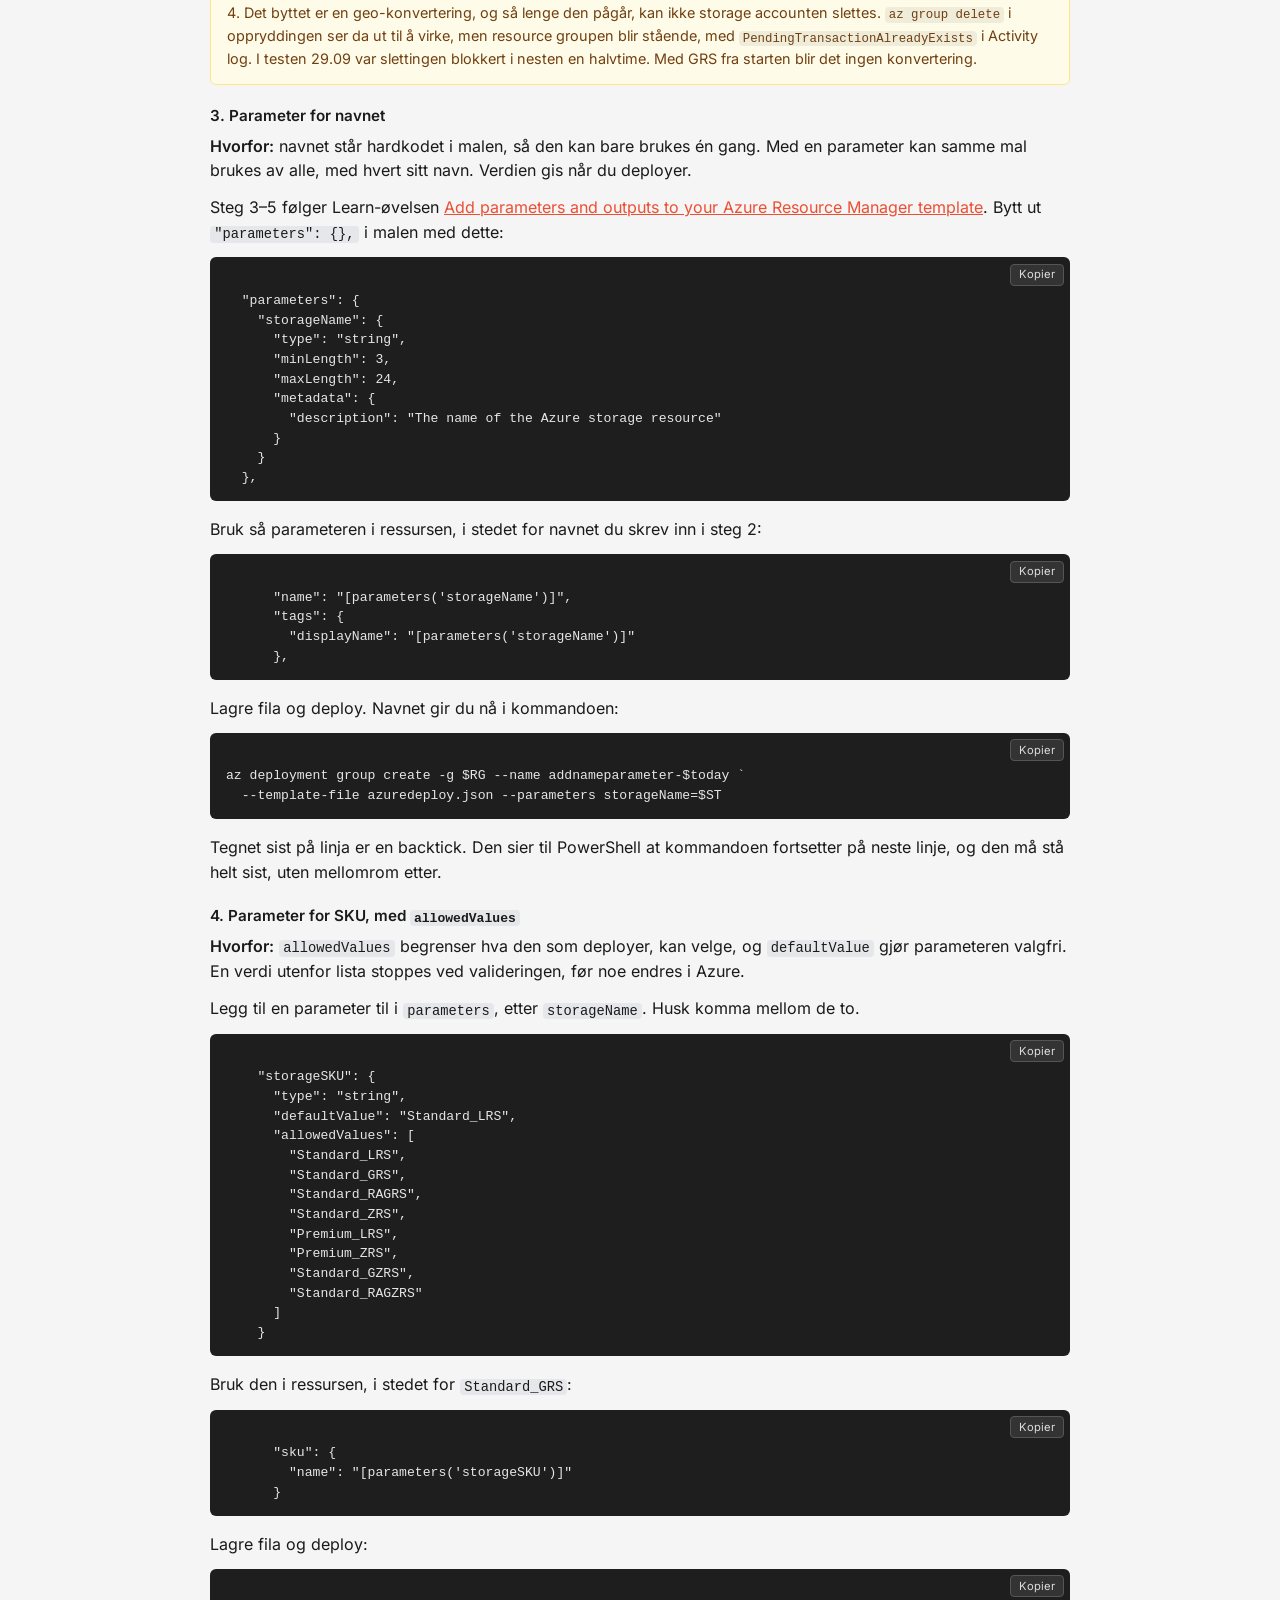
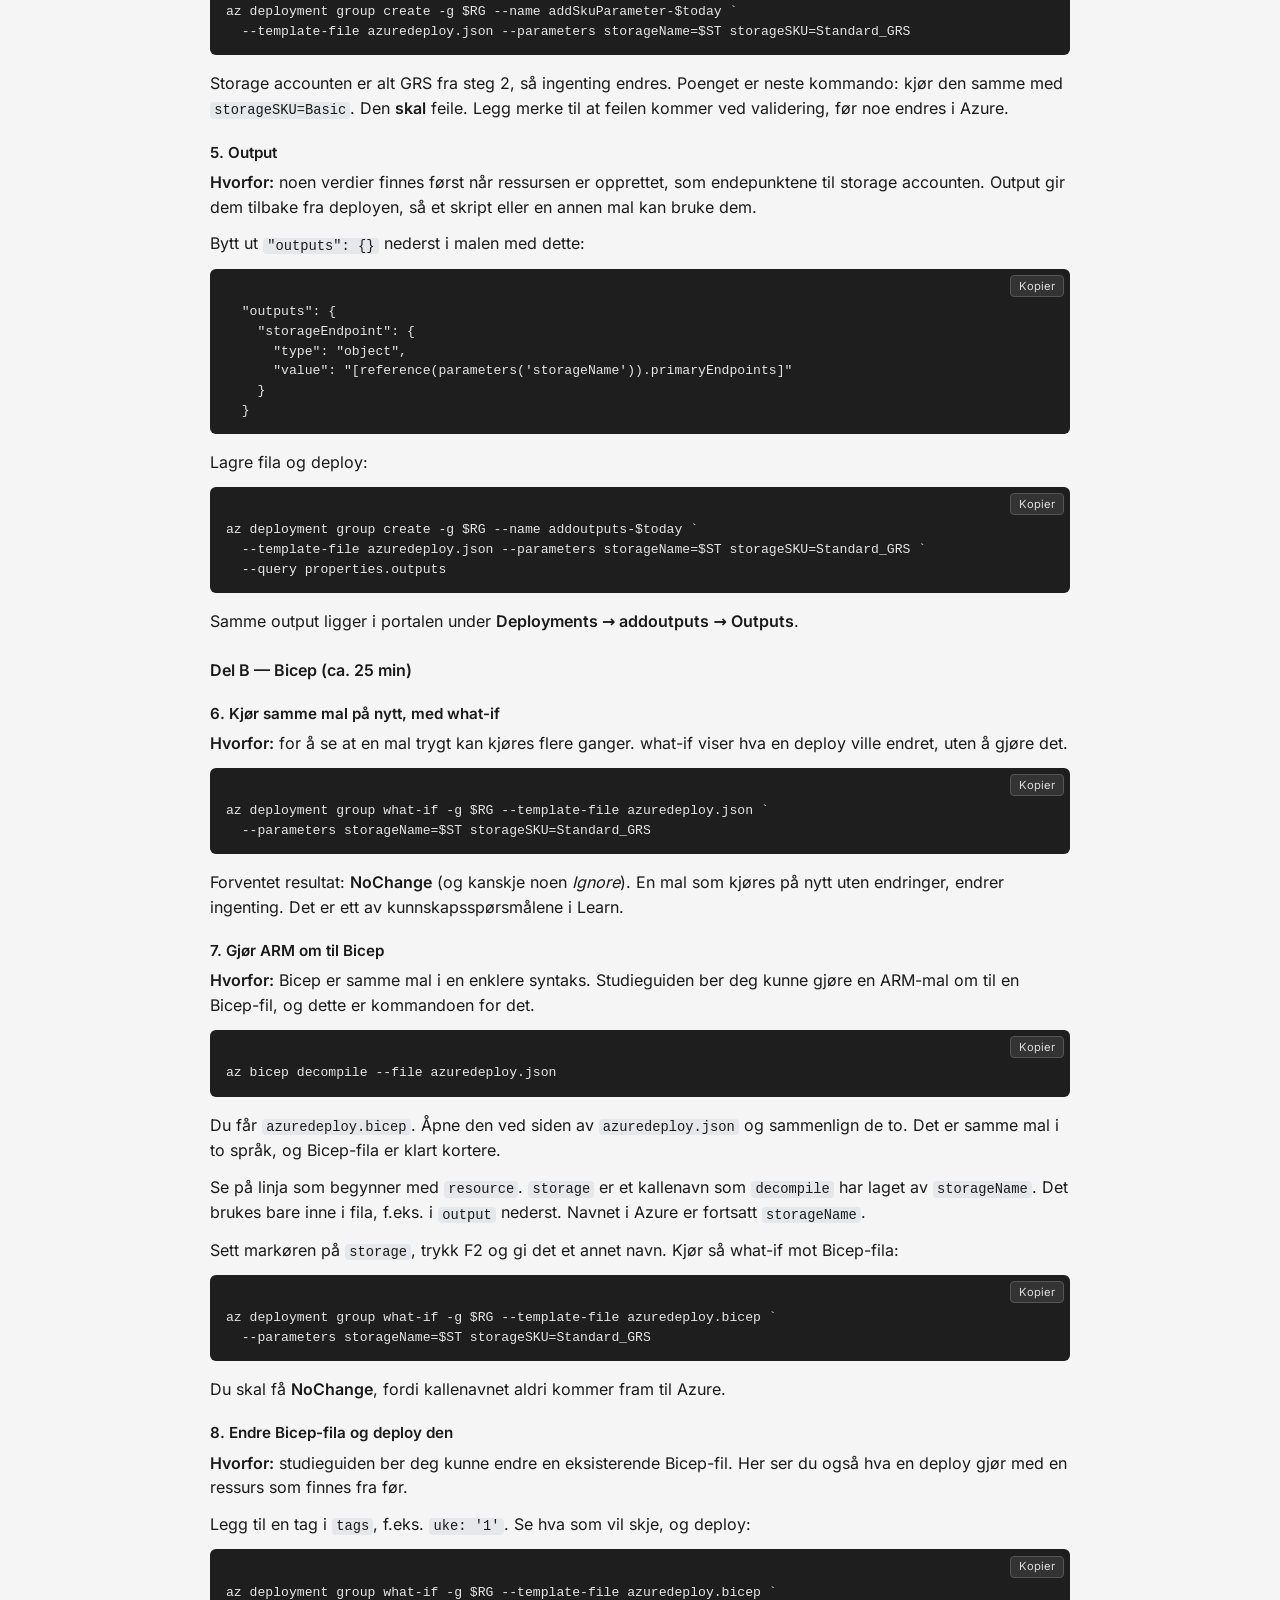
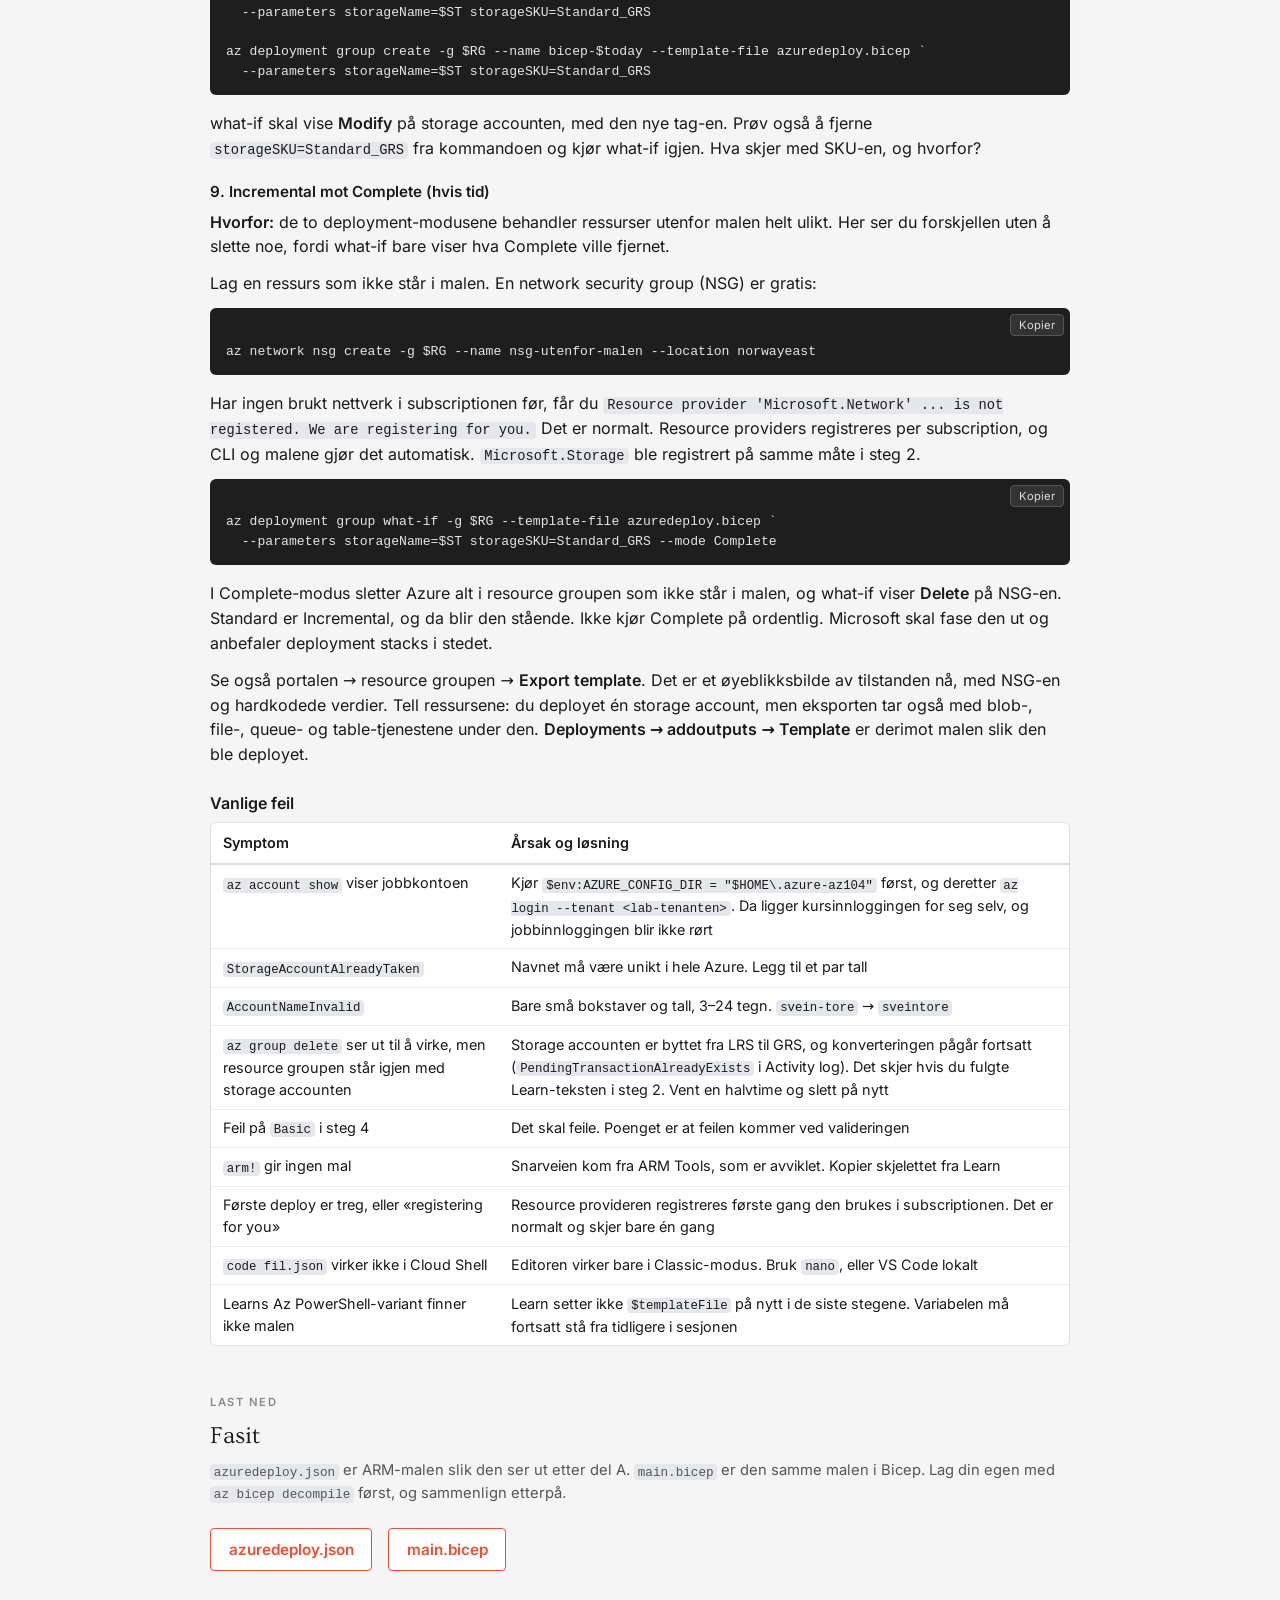
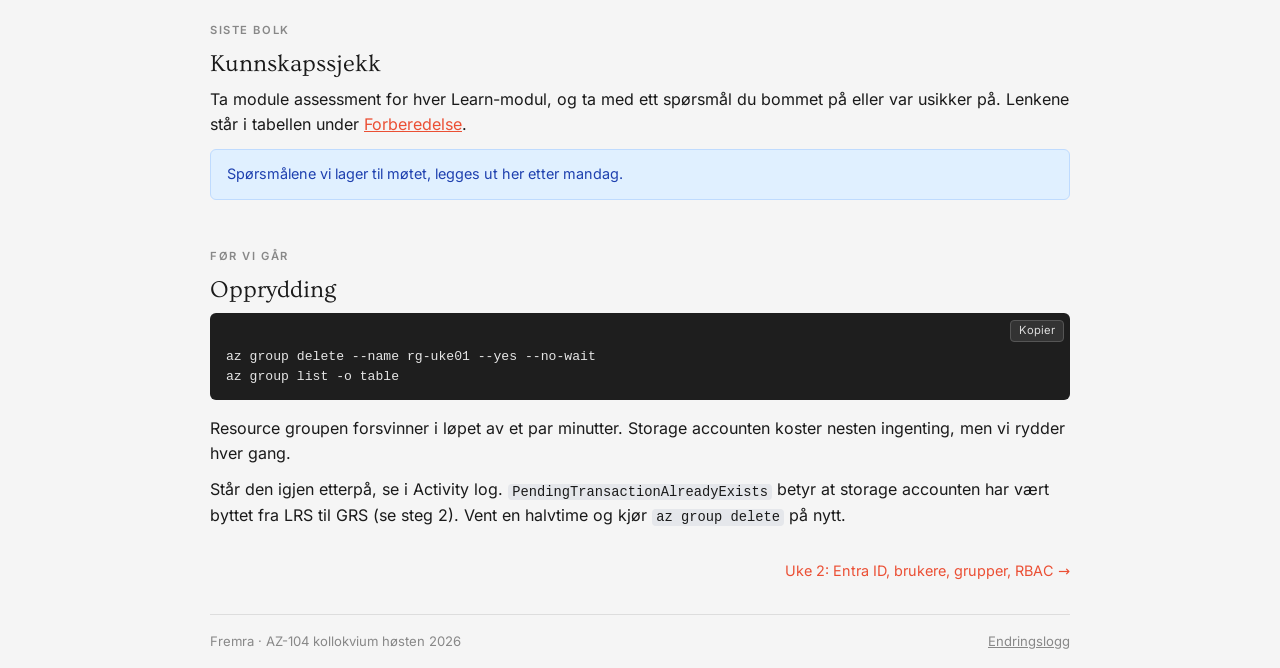
<file: uke-01/index.html>
<!DOCTYPE html>
<html lang="nb">
<head>
<meta charset="utf-8">
<meta name="viewport" content="width=device-width, initial-scale=1">
<title>Uke 1 · AZ-104 · Fremra</title>
<meta name="robots" content="noindex, nofollow">
<meta name="description" content="AZ-104 uke 1: Fundament, PowerShell/CLI, ARM og Bicep. Forberedelse, lab og kunnskapssjekk.">
<link rel="icon" type="image/svg+xml" href="../assets/favicon.svg">
<link rel="stylesheet" href="../assets/side.css">
<script src="../assets/side.js" defer></script>
</head>
<body>
<div class="wrap">

<header>
  <a class="header-brand" href="../" aria-label="AZ-104 — til forsiden">
    <svg xmlns="http://www.w3.org/2000/svg" viewBox="0 0 884.51 302.23" aria-hidden="true" class="logo-svg">
      <g fill="#eb4f34">
        <polygon points="11.78 201.94 5.46 201.94 5.46 294.12 28.71 294.12 28.71 260.97 79.25 260.97 79.25 240.05 28.71 240.05 28.71 222.86 85.67 222.86 85.67 201.94 28.71 201.94 11.78 201.94"/>
        <path d="M224.12,227.53c-5.73-2.57-12.5-3.85-20.29-3.85s-14.33,1.45-20.16,4.34c-5.82,2.89-10.41,7.02-13.76,12.38-3.35,5.37-5.02,11.76-5.02,19.19,0,8.35,1.67,15.18,5.02,20.5,3.35,5.32,7.98,9.22,13.9,11.7,5.91,2.48,12.73,3.71,20.43,3.71s14.19-1.1,19.74-3.3c5.55-2.2,9.86-5.25,12.93-9.15,3.07-3.9,4.61-8.37,4.61-13.41v-1.51h-23.25v1.38c0,2.48-1.06,4.36-3.16,5.64-2.11,1.29-6.01,1.93-11.69,1.93-6.42,0-10.85-1.12-13.28-3.37-2.15-1.99-3.35-5.23-3.59-9.7h55.26c.18-1.19.3-2.27.34-3.23.04-.96.07-2.04.07-3.23,0-7.34-1.58-13.53-4.75-18.57-3.16-5.04-7.62-8.85-13.35-11.42ZM186.81,252.16c.49-3.14,1.57-5.53,3.26-7.15,2.38-2.29,6.79-3.44,13.21-3.44s10.46.99,12.93,2.96c2.04,1.62,3.22,4.18,3.58,7.64h-32.99Z"/>
        <path d="M366.46,227.19c-3.85-2.34-8.76-3.51-14.72-3.51s-10.66,1.08-14.38,3.23c-3.72,2.16-6.49,4.93-8.32,8.33-1.84,3.39-3.03,7.02-3.58,10.87h-1.36c-.38-3.26-1.18-6.31-2.42-9.15-1.79-4.08-4.59-7.31-8.39-9.7-3.81-2.38-8.74-3.58-14.79-3.58-5.69,0-10.32,1.06-13.9,3.16-3.58,2.11-6.26,4.86-8.05,8.26-1.79,3.39-2.96,7.02-3.51,10.87h-1.24v-20.91h-21.74v69.07h23.25v-35.36c0-5.23.96-8.92,2.89-11.07,1.92-2.15,5.78-3.23,11.56-3.23s9.54,1.03,11.56,3.1c2.02,2.06,3.03,5.76,3.03,11.08v35.5h23.25v-35.36c0-5.23.96-8.92,2.89-11.07,1.93-2.15,5.78-3.23,11.56-3.23s9.68,1.03,11.69,3.1c2.02,2.06,3.03,5.76,3.03,11.08v35.5h23.25v-43.61c0-5.23-.96-9.84-2.89-13.83-1.93-3.99-4.82-7.15-8.67-9.49Z"/>
        <path d="M514.91,227.4c-5.14-2.48-11.65-3.72-19.54-3.72s-14.4,1.22-20.09,3.65c-5.69,2.43-10.09,5.87-13.21,10.32-3.12,4.45-4.68,9.65-4.68,15.61v.28h23.25v-.55c0-3.48.98-5.87,2.96-7.15,1.97-1.28,5.3-1.93,9.98-1.93,5.14,0,8.69.64,10.66,1.93,1.97,1.28,2.96,3.95,2.96,7.98v1.93l-28.89,2.89c-5.05.55-9.22,1.6-12.52,3.16-3.3,1.56-5.76,3.6-7.36,6.12-1.6,2.52-2.41,5.48-2.41,8.87,0,5.78,2.13,10.34,6.4,13.69,4.26,3.35,10.2,5.02,17.82,5.02s13.55-1.49,18.09-4.47c4.54-2.98,7.5-6.99,8.88-12.04h1.24v15.13h21.74v-40.04c0-6.23-1.26-11.63-3.78-16.16-2.52-4.54-6.35-8.05-11.49-10.52ZM505.07,274.52c-1.42,1.7-3.6,2.89-6.54,3.58-2.94.69-6.79,1.03-11.56,1.03-2.48,0-4.36-.28-5.64-.83-1.28-.55-1.92-1.56-1.92-3.03,0-1.19.41-2.11,1.24-2.75.83-.64,2.16-1.01,3.99-1.1l22.5-2.59c-.19,2.36-.88,4.26-2.07,5.68Z"/>
        <path d="M153.82,226.78c-3.16-2.06-7.32-3.1-12.45-3.1-4.59,0-8.49.83-11.69,2.48-3.21,1.65-5.73,3.94-7.57,6.88-1.84,2.94-3.07,6.33-3.71,10.18h-1.24v-18.16h-21.74v69.07h23.25v-40.73c0-3.48.8-6.05,2.41-7.7,1.6-1.65,4.42-2.48,8.46-2.48,3.76,0,6.4.71,7.91,2.13,1.51,1.42,2.27,3.83,2.27,7.22v7.7h4.06l18.72-18.72c-.36-2.22-.93-4.31-1.72-6.26-1.47-3.62-3.78-6.47-6.95-8.53Z"/>
        <path d="M444.93,226.78c-3.16-2.06-7.32-3.1-12.45-3.1-4.59,0-8.49.83-11.69,2.48-3.21,1.65-5.73,3.94-7.57,6.88-1.84,2.94-3.07,6.33-3.71,10.18h-1.24v-18.16h-21.74v69.07h23.25v-40.73c0-3.48.8-6.05,2.41-7.7,1.6-1.65,4.42-2.48,8.46-2.48,3.76,0,6.4.71,7.91,2.13,1.51,1.42,2.27,3.83,2.27,7.22v7.7h4.06l18.72-18.72c-.36-2.22-.93-4.31-1.72-6.26-1.47-3.62-3.78-6.47-6.95-8.53Z"/>
        <path d="M703.31,6.83h0s0,0,0,0l-113.17,217.65h0v69.65h69.65s0,0,0,0l217.64-113.17h0V6.83h-174.12ZM835.62,59.46h-62.01v27.72h54.34v17.85h-54.34v39.64h-20.65V41.62h82.66v17.85Z"/>
      </g>
    </svg>
    <span class="header-wordmark">AZ-104</span>
  </a>
  <nav class="top">
    <a href="../#ukeplan">← Alle uker</a>
    <a href="#forberedelse">Forberedelse</a>
    <a href="#lab">Lab</a>
    <a href="#kunnskapssjekk">Kunnskapssjekk</a>
    <a href="#opprydding">Opprydding</a>
  </nav>
</header>

<div class="hero">
  <div class="crumb"><a href="../">AZ-104</a> › Uke 1</div>
  <h1>Uke 1 · Fundament, PowerShell/CLI, ARM og Bicep</h1>
  <div class="facts">
    <div class="fact"><div class="k">Møte</div><div class="v">Mandag 5. oktober</div><div class="s">kl. 17–19 i DEG16</div></div>
    <div class="fact"><div class="k">Temaeier</div><div class="v">Anders</div></div>
    <div class="fact"><div class="k">Duffy</div><div class="v">2 t 12 min</div><div class="s">1 t 46 min på 1,25× · 33 forelesninger</div></div>
    <div class="fact"><div class="k">Learn</div><div class="v">63 min</div><div class="s">2 moduler</div></div>
  </div>
</div>

  <div class="callout info">Duffy-seksjon 12–13 (ARM-maler og Bicep) er flyttet fram hit, slik at alle labbene kan bygges med IaC. Microsoft lister selv ARM-maler og Bicep som viktig i studieguiden.</div>

<!-- ======================================================================
     Forberedelse
     ====================================================================== -->
<section id="forberedelse">
  <div class="eyebrow">Før møtet</div>
  <h2>Forberedelse</h2>
  <p class="section-lead">Se Duffy-seksjonene hjemme før mandag, i ditt eget tempo.</p>

  <h3>Scott Duffy · hjemme</h3>
  <div class="table-wrap">
    <table>
      <thead><tr><th class="tall">#</th><th>Seksjon</th><th class="tall">Forel.</th><th class="tall">Video</th><th class="tall m-skjul">1,25×</th></tr></thead>
      <tbody>
          <tr><td class="tall">1</td><td>Microsoft Azure Administrator Certification Course</td><td class="tall">10</td><td class="tall">25 min</td><td class="tall m-skjul">20 min</td></tr>
          <tr><td class="tall">2</td><td>Azure Concepts</td><td class="tall">4</td><td class="tall">19 min</td><td class="tall m-skjul">15 min</td></tr>
          <tr><td class="tall">3</td><td>PowerShell and CLI</td><td class="tall">5</td><td class="tall">31 min</td><td class="tall m-skjul">25 min</td></tr>
          <tr><td class="tall">12</td><td>Automate deployment of resources by using templates</td><td class="tall">10</td><td class="tall">41 min</td><td class="tall m-skjul">33 min</td></tr>
          <tr><td class="tall">13</td><td>The Benefits of Azure Bicep</td><td class="tall">4</td><td class="tall">16 min</td><td class="tall m-skjul">13 min</td></tr>
      </tbody>
      <tfoot><tr><td></td><td>Sum</td><td class="tall">33</td><td class="tall">2 t 12 min</td><td class="tall m-skjul">1 t 46 min</td></tr></tfoot>
    </table>
  </div>
  <p class="table-note">Ren videotid. Artikler og oppgaver kommer i tillegg. Kurset ligger på <a href="https://www.udemy.com/course/70533-azure/">Udemy</a>.</p>

  <h3>Microsoft Learn · i møtet</h3>
  <p>
    Læringsstien <a target="_blank" rel="noopener" href="https://learn.microsoft.com/en-us/training/paths/az-104-administrator-prerequisites/">AZ-104: Prerequisites for Azure administrators</a>, modul 1–2.
    Vi gjør modulene sammen, og temaeieren har kjørt dem gjennom på forhånd. Les gjerne gjennom dem før møtet.
  </p>
  <div class="table-wrap">
    <table>
      <thead><tr><th>Modul</th><th class="tall">Min</th><th class="tall">Øvelser</th><th class="tall">Module assessment</th></tr></thead>
      <tbody>
        <tr><td><a target="_blank" rel="noopener" href="https://learn.microsoft.com/en-us/training/modules/intro-to-azure-cloud-shell/">Introduction to Azure Cloud Shell</a></td><td class="tall">20</td><td class="tall">–</td><td class="tall"><a target="_blank" rel="noopener" href="https://learn.microsoft.com/en-us/training/modules/intro-to-azure-cloud-shell/5-knowledge-check">Åpne</a></td></tr>
        <tr><td><a target="_blank" rel="noopener" href="https://learn.microsoft.com/en-us/training/modules/create-azure-resource-manager-template-vs-code/">Deploy Azure infrastructure by using JSON ARM templates</a></td><td class="tall">43</td><td class="tall">2</td><td class="tall"><a target="_blank" rel="noopener" href="https://learn.microsoft.com/en-us/training/modules/create-azure-resource-manager-template-vs-code/6-knowledge-check">Åpne</a></td></tr>
      </tbody>
      <tfoot><tr><td>2 moduler</td><td class="tall">63</td><td></td><td></td></tr></tfoot>
    </table>
  </div>
  <p class="table-note">Minuttene er Learns eget anslag. I møtet bygger alle i sin egen subscription.</p>
</section>

<!-- ======================================================================
     Lab
     ====================================================================== -->
<section id="lab">
  <div class="eyebrow">Lab · ca. 60 min</div>
  <h2>ARM-mal og Bicep</h2>
  <p class="section-lead">
    Del A er øvelsene i Learn-modulen
    <a target="_blank" rel="noopener" href="https://learn.microsoft.com/en-us/training/modules/create-azure-resource-manager-template-vs-code/">Deploy Azure infrastructure by using JSON ARM templates</a>.
    Del B tar den samme malen over i Bicep. Planen sier at alle labber skal bygges med Bicep,
    og det begynner her. Fasiten ligger <a href="#fasit">under labben</a>.
  </p>

  <h3>Før møtet</h3>
  <p>
    Microsoft Learn har ingen sandkasse for denne modulen, så du bruker din egen subscription.
    To verktøy, hvert til sitt:
  </p>
  <div class="table-wrap">
    <table>
      <thead><tr><th>Hvor</th><th>Verktøy</th><th>Til</th></tr></thead>
      <tbody>
        <tr><td><b>Lokalt</b></td><td>Azure CLI (<code>az</code>)</td><td>Labbene</td></tr>
        <tr><td><b>Cloud Shell</b>, PowerShell-modus</td><td>Az-modulen (<code>New-Az...</code>)</td><td>Prøve PowerShell-kommandoer. Eksamen kan vise dem</td></tr>
      </tbody>
    </table>
  </div>
  <p>
    PowerShell 7 og Az-modulen trenger du ikke å installere lokalt, selv om Duffy snakker om det.
    Cloud Shell har begge ferdig installert.
  </p>
  <p>
    Lokalt skriver du <code>az</code>-kommandoene i et vanlig PowerShell-vindu. PowerShell er da bare
    shellet. Kommandoene er fortsatt Azure CLI, ikke Az-modulen.
  </p>

  <h4>Lokalt: Azure CLI</h4>
  <div class="table-wrap">
    <table>
      <thead><tr><th>Verktøy</th><th>Sjekk</th></tr></thead>
      <tbody>
        <tr><td>VS Code med utvidelsen <b>Bicep</b></td><td class="note">ARM Tools-utvidelsen som Learn lenker til, er avviklet. Ikke installer den</td></tr>
        <tr><td>Azure CLI</td><td><code>az version</code>. Mangler den, kjør <code>winget install Microsoft.AzureCLI</code> og åpne et nytt vindu</td></tr>
        <tr><td>Bicep CLI</td><td><code>az bicep version</code> (installer med <code>az bicep install</code> hvis den mangler)</td></tr>
        <tr><td>PowerShell</td><td class="note">Windows PowerShell, som følger med Windows, holder. Kommandoene under er skrevet for PowerShell</td></tr>
      </tbody>
    </table>
  </div>
  <p>
    Logg inn med lab-brukeren i en egen CLI-profil. <code>az login</code> i den vanlige profilen
    erstatter jobbinnloggingen din, og en deploy uten riktig kontekst kan havne i en jobb-subscription.
    <b>Navnet på lab-tenanten og brukernavnet ditt får du av Anders.</b>
  </p>
<pre><code>$env:AZURE_CONFIG_DIR = "$HOME\.azure-az104"     <span class="kom"># egen profil for kurset, gjelder dette vinduet</span>
az login --tenant &lt;lab-tenanten&gt;
az account set --subscription "AZ-104 &lt;Navn&gt;"
az account show --query "{subscription:name, bruker:user.name}" -o table</code></pre>
  <p>
    Du skal se <code>AZ-104 &lt;Navn&gt;</code> og brukernavnet ditt i lab-tenanten. Kjør
    <code>$env:</code>-linja på nytt i hvert nytt vindu. Jobbinnloggingen din i
    <code>$HOME\.azure</code> blir ikke rørt.
  </p>
  <details>
    <summary>Mac eller Linux: zsh eller bash</summary>
    <div>
      <p>
        Installer Azure CLI (<code>brew install azure-cli</code> på Mac) og kjør labben i zsh eller bash.
        <code>az</code>-kommandoene er de samme som under. To ting skrives annerledes: profilen og
        variablene settes slik, og linjeskift er <code>\</code> i stedet for backtick.
      </p>
<pre><code>export AZURE_CONFIG_DIR=$HOME/.azure-az104
RG=rg-uke01
ST=st&lt;fornavn&gt;uke01
today=$(date +%F)

az deployment group create -g $RG --name addnameparameter-$today \
  --template-file azuredeploy.json --parameters storageName=$ST</code></pre>
    </div>
  </details>

  <h4>Cloud Shell: Az-modulen</h4>
  <ol>
    <li>Åpne portal.azure.com i et privat vindu, og logg inn med lab-brukeren.</li>
    <li>Klikk Cloud Shell-ikonet <code>&gt;_</code> øverst og velg <b>PowerShell</b>.</li>
    <li>Første gang holder <b>No storage account required</b>. Du skal bare prøve kommandoer, ikke lagre filer.</li>
    <li>Sjekk at du står riktig: <code>Get-AzContext</code></li>
  </ol>
  <p>Sesjonen lukkes etter 20 minutter uten aktivitet.</p>
  <div class="callout warn">
    <b>Kjør selve labben lokalt, ikke i Cloud Shell.</b> Stegene forutsetter VS Code på din egen maskin:
    <code>code .</code> åpner mappa, Bicep-utvidelsen viser feil mens du skriver, og F2 gir nytt navn.
    I Cloud Shell gir disse stegene ikke mening, og filene forsvinner når sesjonen lukkes.
  </div>

  <h3>Del A — ARM-mal (Learn, ca. 30 min)</h3>
  <p>
    Ha Learn-øvelsen åpen ved siden av. Learn forklarer hva som skal inn i malen. Kommandoene tar du
    herfra, for Learns er skrevet for bash.
  </p>
  <p>
    Sett opp resource group og variabler én gang. Navnet på storage accounten må være unikt i hele Azure og
    bestå av 3–24 små bokstaver og tall. Ingen bindestrek, selv om Learn-teksten sier at det er lov. Svein-Tore skriver <code>sveintore</code>.
    Vi setter det sammen av <code>st</code> (for storage account), fornavnet ditt og <code>uke01</code>.
    Olav får altså <code>st</code> + <code>olav</code> + <code>uke01</code> = <code>stolavuke01</code>.
  </p>
<pre><code>$RG = "rg-uke01"
$ST = "st&lt;fornavn&gt;uke01"       <span class="kom"># legg til tall hvis navnet er tatt</span>
$today = Get-Date -Format "yyyy-MM-dd"
az group create --name $RG --location norwayeast</code></pre>
  <p>Variablene gjelder bare dette vinduet. Åpner du et nytt, setter du dem på nytt.</p>
  <p>
    Learn bruker <code>az configure --defaults group=...</code>. Vi gjør ikke det: den innstillingen
    blir liggende i CLI-profilen og slår inn i neste ukes lab. Vi sender heller
    <code>-g $RG</code> hver gang.
  </p>

  <h4>1. Tom mal</h4>
  <p>
    <b>Hvorfor:</b> for å se hva en mal består av før det er noe i den, og for å få bekreftet at innlogging,
    resource group og verktøy virker. En mal uten ressurser er også en gyldig deploy.
  </p>
  <p>
    Steg 1 og 2 følger Learn-øvelsen
    <a target="_blank" rel="noopener" href="https://learn.microsoft.com/en-us/training/modules/create-azure-resource-manager-template-vs-code/3-exercise-create-and-deploy-template">Create and deploy an Azure Resource Manager template</a>.
  </p>
  <p>
    Lag en mappe til labben og åpne den i VS Code. Bli i det samme vinduet, for variablene dine ligger der.
  </p>
<pre><code>mkdir uke-01
cd uke-01
code .</code></pre>
  <p>
    Virker ikke <code>code</code>, åpner du mappa fra VS Code med <b>File → Open Folder</b>.
    Lag så en ny fil med navnet <code>azuredeploy.json</code>, lim inn skjelettet under og lagre.
  </p>
<pre><code>{
  "$schema": "https://schema.management.azure.com/schemas/2019-04-01/deploymentTemplate.json#",
  "contentVersion": "1.0.0.0",
  "parameters": {},
  "functions": [],
  "variables": {},
  "resources": [],
  "outputs": {}
}</code></pre>
  <p>
    <code>$schema</code>, <code>contentVersion</code> og <code>resources</code> er påkrevd. Resten er valgfritt
    og står tomt til vi trenger det: ressursen kommer i steg 2, parameterne i steg 3–4 og output i steg 5.
  </p>
  <p>Deploy malen fra PowerShell-vinduet:</p>
<pre><code>az deployment group create -g $RG --name blanktemplate-$today --template-file azuredeploy.json</code></pre>
  <p>
    Kommandoen svarer med en lang JSON. <code>"provisioningState": "Succeeded"</code> betyr at det gikk bra.
    Se så i portalen under resource groupen → <b>Deployments</b>. Der ligger én vellykket deploy og ingen
    ressurser. Azure fører altså historikk over hver deploy, også en tom en.
  </p>

  <h4>2. Legg til storage account</h4>
  <p>
    <b>Hvorfor:</b> for å se hvordan én ressurs beskrives i en mal: <code>type</code>, <code>apiVersion</code>,
    <code>name</code>, <code>location</code>, <code>kind</code> og <code>sku</code>. Malen sier hva som skal finnes,
    og Resource Manager sørger for at det blir slik.
  </p>
  <p>
    Bytt ut <code>"resources": [],</code> i malen med blokken under. Den er lik Learns, med <b>to</b> endringer:
    navnet er ditt eget i stedet for <code>storageaccount1</code>, og SKU-en er <code>Standard_GRS</code> i stedet
    for <code>Standard_LRS</code>. Skriv inn det samme navnet som du satte i <code>$ST</code>, begge steder.
  </p>
<pre><code>  "resources": [
    {
      "type": "Microsoft.Storage/storageAccounts",
      "apiVersion": "2025-01-01",
      "name": "st&lt;fornavn&gt;uke01",
      "tags": {
        "displayName": "st&lt;fornavn&gt;uke01"
      },
      "location": "[resourceGroup().location]",
      "kind": "StorageV2",
      "sku": {
        "name": "Standard_GRS"
      }
    }
  ],</code></pre>
  <p>Lagre fila og deploy:</p>
<pre><code>az deployment group create -g $RG --name addstorage-$today --template-file azuredeploy.json</code></pre>
  <div class="callout warn">
    <h3>Hvorfor GRS allerede her</h3>
    Learn oppretter storage accounten som <code>Standard_LRS</code> her, og deployer den på nytt med
    <code>storageSKU=Standard_GRS</code> i steg 4. Det byttet er en geo-konvertering, og så lenge den pågår,
    kan ikke storage accounten slettes. <code>az group delete</code> i oppryddingen ser da ut til å virke,
    men resource groupen blir stående, med <code>PendingTransactionAlreadyExists</code> i Activity log.
    I testen 29.09 var slettingen blokkert i nesten en halvtime. Med GRS fra starten blir det ingen konvertering.
  </div>

  <h4>3. Parameter for navnet</h4>
  <p>
    <b>Hvorfor:</b> navnet står hardkodet i malen, så den kan bare brukes én gang. Med en parameter kan
    samme mal brukes av alle, med hvert sitt navn. Verdien gis når du deployer.
  </p>
  <p>
    Steg 3–5 følger Learn-øvelsen
    <a target="_blank" rel="noopener" href="https://learn.microsoft.com/en-us/training/modules/create-azure-resource-manager-template-vs-code/5-exercise-parameters-output">Add parameters and outputs to your Azure Resource Manager template</a>.
    Bytt ut <code>"parameters": {},</code> i malen med dette:
  </p>
<pre><code>  "parameters": {
    "storageName": {
      "type": "string",
      "minLength": 3,
      "maxLength": 24,
      "metadata": {
        "description": "The name of the Azure storage resource"
      }
    }
  },</code></pre>
  <p>Bruk så parameteren i ressursen, i stedet for navnet du skrev inn i steg 2:</p>
<pre><code>      "name": "[parameters('storageName')]",
      "tags": {
        "displayName": "[parameters('storageName')]"
      },</code></pre>
  <p>Lagre fila og deploy. Navnet gir du nå i kommandoen:</p>
<pre><code>az deployment group create -g $RG --name addnameparameter-$today `
  --template-file azuredeploy.json --parameters storageName=$ST</code></pre>
  <p>
    Tegnet sist på linja er en backtick. Den sier til PowerShell at kommandoen fortsetter på neste
    linje, og den må stå helt sist, uten mellomrom etter.
  </p>

  <h4>4. Parameter for SKU, med <code>allowedValues</code></h4>
  <p>
    <b>Hvorfor:</b> <code>allowedValues</code> begrenser hva den som deployer, kan velge, og
    <code>defaultValue</code> gjør parameteren valgfri. En verdi utenfor lista stoppes ved valideringen,
    før noe endres i Azure.
  </p>
  <p>
    Legg til en parameter til i <code>parameters</code>, etter <code>storageName</code>. Husk komma mellom de to.
  </p>
<pre><code>    "storageSKU": {
      "type": "string",
      "defaultValue": "Standard_LRS",
      "allowedValues": [
        "Standard_LRS",
        "Standard_GRS",
        "Standard_RAGRS",
        "Standard_ZRS",
        "Premium_LRS",
        "Premium_ZRS",
        "Standard_GZRS",
        "Standard_RAGZRS"
      ]
    }</code></pre>
  <p>Bruk den i ressursen, i stedet for <code>Standard_GRS</code>:</p>
<pre><code>      "sku": {
        "name": "[parameters('storageSKU')]"
      }</code></pre>
  <p>Lagre fila og deploy:</p>
<pre><code>az deployment group create -g $RG --name addSkuParameter-$today `
  --template-file azuredeploy.json --parameters storageName=$ST storageSKU=Standard_GRS</code></pre>
  <p>
    Storage accounten er alt GRS fra steg 2, så ingenting endres. Poenget er neste kommando: kjør den samme
    med <code>storageSKU=Basic</code>. Den <b>skal</b> feile. Legg merke til at feilen kommer ved
    validering, før noe endres i Azure.
  </p>

  <h4>5. Output</h4>
  <p>
    <b>Hvorfor:</b> noen verdier finnes først når ressursen er opprettet, som endepunktene til storage
    accounten. Output gir dem tilbake fra deployen, så et skript eller en annen mal kan bruke dem.
  </p>
  <p>Bytt ut <code>"outputs": {}</code> nederst i malen med dette:</p>
<pre><code>  "outputs": {
    "storageEndpoint": {
      "type": "object",
      "value": "[reference(parameters('storageName')).primaryEndpoints]"
    }
  }</code></pre>
  <p>Lagre fila og deploy:</p>
<pre><code>az deployment group create -g $RG --name addoutputs-$today `
  --template-file azuredeploy.json --parameters storageName=$ST storageSKU=Standard_GRS `
  --query properties.outputs</code></pre>
  <p>Samme output ligger i portalen under <b>Deployments → addoutputs → Outputs</b>.</p>

  <h3>Del B — Bicep (ca. 25 min)</h3>

  <h4>6. Kjør samme mal på nytt, med what-if</h4>
  <p>
    <b>Hvorfor:</b> for å se at en mal trygt kan kjøres flere ganger. what-if viser hva en deploy ville
    endret, uten å gjøre det.
  </p>
<pre><code>az deployment group what-if -g $RG --template-file azuredeploy.json `
  --parameters storageName=$ST storageSKU=Standard_GRS</code></pre>
  <p>
    Forventet resultat: <b>NoChange</b> (og kanskje noen <i>Ignore</i>). En mal som kjøres på nytt
    uten endringer, endrer ingenting. Det er ett av kunnskapsspørsmålene i Learn.
  </p>

  <h4>7. Gjør ARM om til Bicep</h4>
  <p>
    <b>Hvorfor:</b> Bicep er samme mal i en enklere syntaks. Studieguiden ber deg kunne gjøre en ARM-mal
    om til en Bicep-fil, og dette er kommandoen for det.
  </p>
<pre><code>az bicep decompile --file azuredeploy.json</code></pre>
  <p>
    Du får <code>azuredeploy.bicep</code>. Åpne den ved siden av <code>azuredeploy.json</code> og sammenlign
    de to. Det er samme mal i to språk, og Bicep-fila er klart kortere.
  </p>
  <p>
    Se på linja som begynner med <code>resource</code>. <code>storage</code> er et kallenavn som
    <code>decompile</code> har laget av <code>storageName</code>. Det brukes bare inne i fila, f.eks. i
    <code>output</code> nederst. Navnet i Azure er fortsatt <code>storageName</code>.
  </p>
  <p>
    Sett markøren på <code>storage</code>, trykk F2 og gi det et annet navn. Kjør så what-if mot Bicep-fila:
  </p>
<pre><code>az deployment group what-if -g $RG --template-file azuredeploy.bicep `
  --parameters storageName=$ST storageSKU=Standard_GRS</code></pre>
  <p>
    Du skal få <b>NoChange</b>, fordi kallenavnet aldri kommer fram til Azure.
  </p>

  <h4>8. Endre Bicep-fila og deploy den</h4>
  <p>
    <b>Hvorfor:</b> studieguiden ber deg kunne endre en eksisterende Bicep-fil. Her ser du også hva en
    deploy gjør med en ressurs som finnes fra før.
  </p>
  <p>Legg til en tag i <code>tags</code>, f.eks. <code>uke: '1'</code>. Se hva som vil skje, og deploy:</p>
<pre><code>az deployment group what-if -g $RG --template-file azuredeploy.bicep `
  --parameters storageName=$ST storageSKU=Standard_GRS

az deployment group create -g $RG --name bicep-$today --template-file azuredeploy.bicep `
  --parameters storageName=$ST storageSKU=Standard_GRS</code></pre>
  <p>
    what-if skal vise <b>Modify</b> på storage accounten, med den nye tag-en. Prøv også å fjerne
    <code>storageSKU=Standard_GRS</code> fra kommandoen og kjør what-if igjen. Hva skjer med SKU-en, og hvorfor?
  </p>

  <h4>9. Incremental mot Complete (hvis tid)</h4>
  <p>
    <b>Hvorfor:</b> de to deployment-modusene behandler ressurser utenfor malen helt ulikt. Her ser du
    forskjellen uten å slette noe, fordi what-if bare viser hva Complete ville fjernet.
  </p>
  <p>Lag en ressurs som ikke står i malen. En network security group (NSG) er gratis:</p>
<pre><code>az network nsg create -g $RG --name nsg-utenfor-malen --location norwayeast</code></pre>
  <p>
    Har ingen brukt nettverk i subscriptionen før, får du <code>Resource provider 'Microsoft.Network' ...
    is not registered. We are registering for you.</code> Det er normalt. Resource providers registreres per subscription, og CLI og
    malene gjør det automatisk. <code>Microsoft.Storage</code> ble registrert på samme måte i steg 2.
  </p>
<pre><code>az deployment group what-if -g $RG --template-file azuredeploy.bicep `
  --parameters storageName=$ST storageSKU=Standard_GRS --mode Complete</code></pre>
  <p>
    I Complete-modus sletter Azure alt i resource groupen som ikke står i malen, og what-if viser
    <b>Delete</b> på NSG-en. Standard er Incremental, og da blir den stående. Ikke kjør Complete på
    ordentlig. Microsoft skal fase den ut og anbefaler deployment stacks i stedet.
  </p>
  <p>
    Se også portalen → resource groupen → <b>Export template</b>. Det er et øyeblikksbilde av tilstanden
    nå, med NSG-en og hardkodede verdier. Tell ressursene: du deployet én storage account, men eksporten
    tar også med blob-, file-, queue- og table-tjenestene under den. <b>Deployments → addoutputs →
    Template</b> er derimot malen slik den ble deployet.
  </p>

  <h3>Vanlige feil</h3>
  <div class="table-wrap">
    <table>
      <thead><tr><th>Symptom</th><th>Årsak og løsning</th></tr></thead>
      <tbody>
        <tr><td><code>az account show</code> viser jobbkontoen</td><td>Kjør <code>$env:AZURE_CONFIG_DIR = "$HOME\.azure-az104"</code> først, og deretter <code>az login --tenant &lt;lab-tenanten&gt;</code>. Da ligger kursinnloggingen for seg selv, og jobbinnloggingen blir ikke rørt</td></tr>
        <tr><td><code>StorageAccountAlreadyTaken</code></td><td>Navnet må være unikt i hele Azure. Legg til et par tall</td></tr>
        <tr><td><code>AccountNameInvalid</code></td><td>Bare små bokstaver og tall, 3–24 tegn. <code>svein-tore</code> → <code>sveintore</code></td></tr>
        <tr><td><code>az group delete</code> ser ut til å virke, men resource groupen står igjen med storage accounten</td><td>Storage accounten er byttet fra LRS til GRS, og konverteringen pågår fortsatt (<code>PendingTransactionAlreadyExists</code> i Activity log). Det skjer hvis du fulgte Learn-teksten i steg 2. Vent en halvtime og slett på nytt</td></tr>
        <tr><td>Feil på <code>Basic</code> i steg 4</td><td>Det skal feile. Poenget er at feilen kommer ved valideringen</td></tr>
        <tr><td><code>arm!</code> gir ingen mal</td><td>Snarveien kom fra ARM Tools, som er avviklet. Kopier skjelettet fra Learn</td></tr>
        <tr><td>Første deploy er treg, eller «registering for you»</td><td>Resource provideren registreres første gang den brukes i subscriptionen. Det er normalt og skjer bare én gang</td></tr>
        <tr><td><code>code fil.json</code> virker ikke i Cloud Shell</td><td>Editoren virker bare i Classic-modus. Bruk <code>nano</code>, eller VS Code lokalt</td></tr>
        <tr><td>Learns Az PowerShell-variant finner ikke malen</td><td>Learn setter ikke <code>$templateFile</code> på nytt i de siste stegene. Variabelen må fortsatt stå fra tidligere i sesjonen</td></tr>
      </tbody>
    </table>
  </div>
</section>

<!-- ======================================================================
     Fasit
     ====================================================================== -->
<section id="fasit">
  <div class="eyebrow">Last ned</div>
  <h2>Fasit</h2>
  <p class="section-lead">
    <code>azuredeploy.json</code> er ARM-malen slik den ser ut etter del A. <code>main.bicep</code> er den
    samme malen i Bicep. Lag din egen med <code>az bicep decompile</code> først, og sammenlign etterpå.
  </p>
  <div class="nedlast">
    <a class="btn-lenke sekundaer" href="azuredeploy.json" download>azuredeploy.json</a>
    <a class="btn-lenke sekundaer" href="main.bicep" download>main.bicep</a>
  </div>
</section>

<!-- ======================================================================
     Kunnskapssjekk
     ====================================================================== -->
<section id="kunnskapssjekk">
  <div class="eyebrow">Siste bolk</div>
  <h2>Kunnskapssjekk</h2>
  <p>Ta module assessment for hver Learn-modul, og ta med ett spørsmål du bommet på eller var usikker på. Lenkene står i tabellen under <a href="#forberedelse">Forberedelse</a>.</p>
  <div class="callout info">Spørsmålene vi lager til møtet, legges ut her etter mandag.</div>
</section>

<!-- ======================================================================
     Opprydding
     ====================================================================== -->
<section id="opprydding">
  <div class="eyebrow">Før vi går</div>
  <h2>Opprydding</h2>
<pre><code>az group delete --name rg-uke01 --yes --no-wait
az group list -o table</code></pre>
  <p>
    Resource groupen forsvinner i løpet av et par minutter. Storage accounten koster nesten ingenting,
    men vi rydder hver gang.
  </p>
  <p>
    Står den igjen etterpå, se i Activity log. <code>PendingTransactionAlreadyExists</code> betyr at
    storage accounten har vært byttet fra LRS til GRS (se steg 2). Vent en halvtime og kjør <code>az group delete</code> på nytt.
  </p>
</section>

<nav class="pager" aria-label="Bla mellom ukene">
  <span></span>
  <span><a href="../uke-02/">Uke 2: Entra ID, brukere, grupper, RBAC →</a></span>
</nav>

<footer>
  <span>Fremra · AZ-104 kollokvium høsten 2026</span>
  <span><a href="../#endringslogg">Endringslogg</a></span>
</footer>

</div>
</body>
</html>
</file>
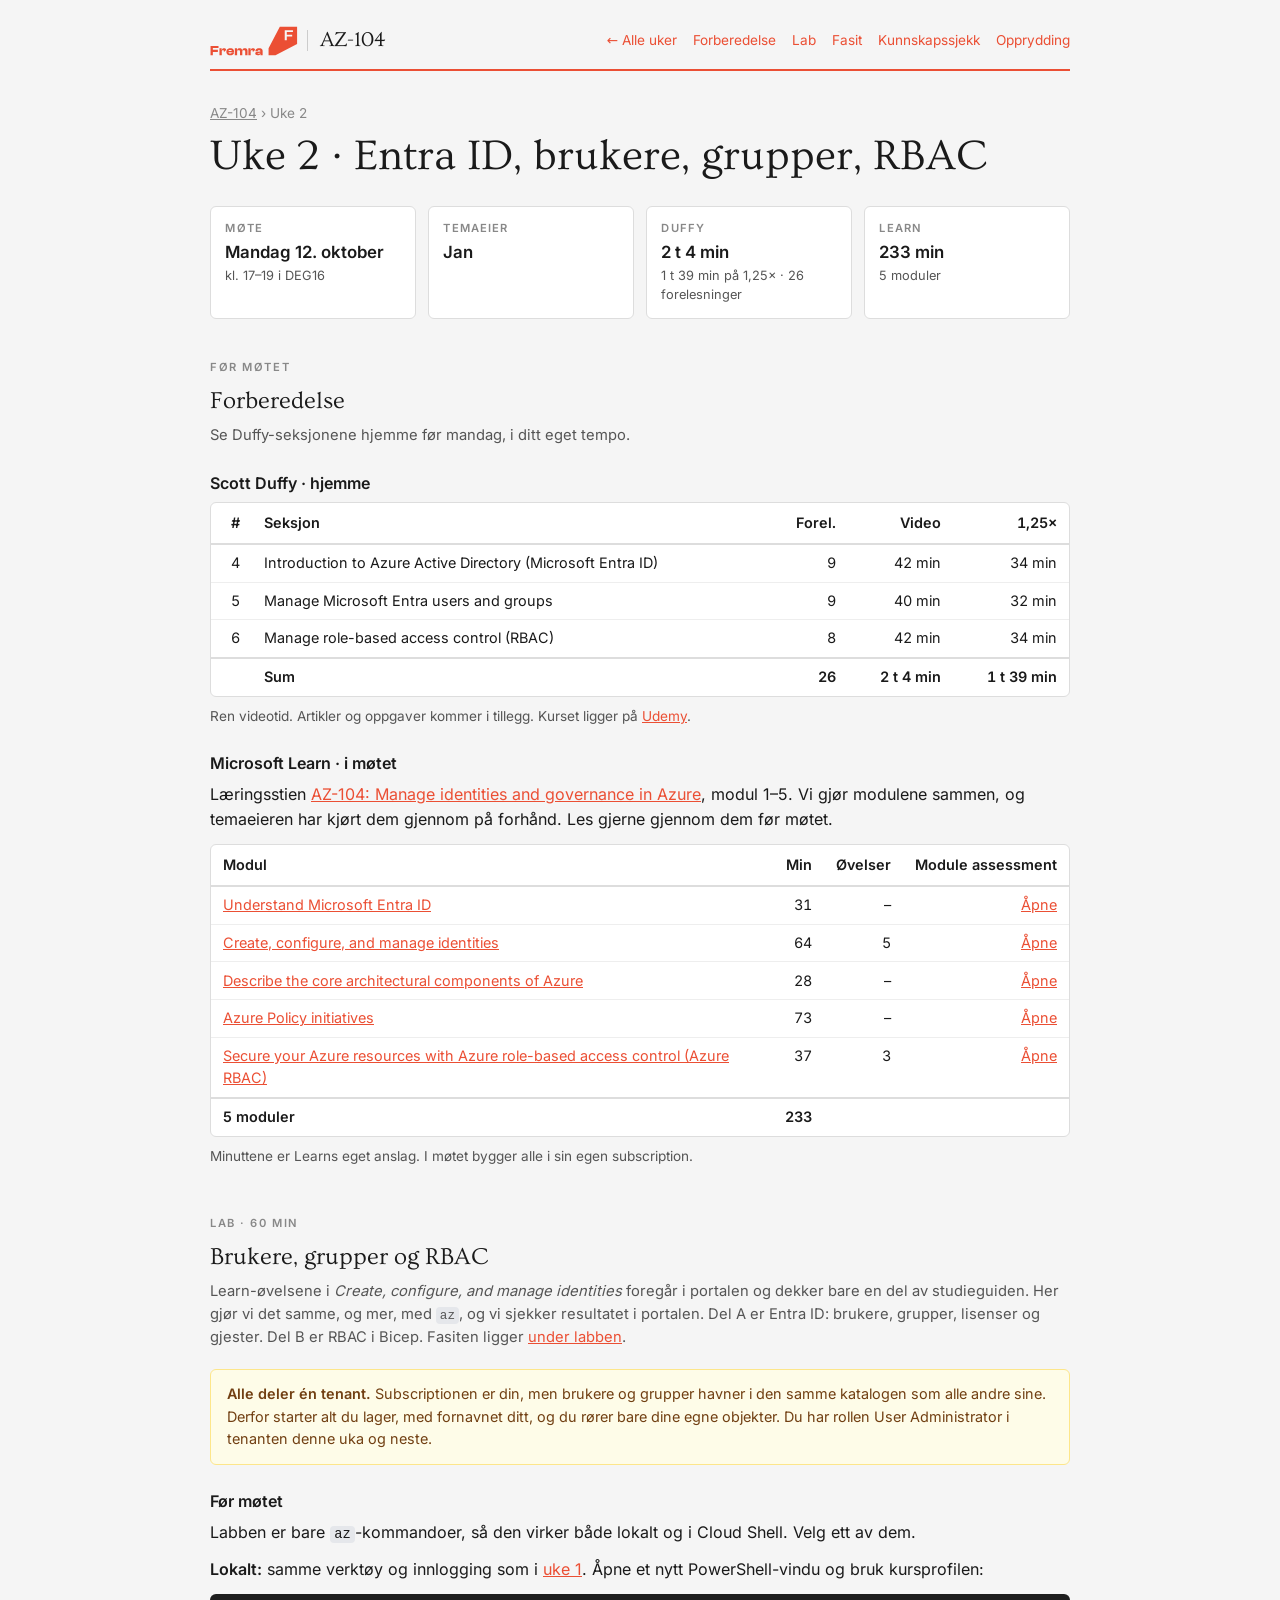
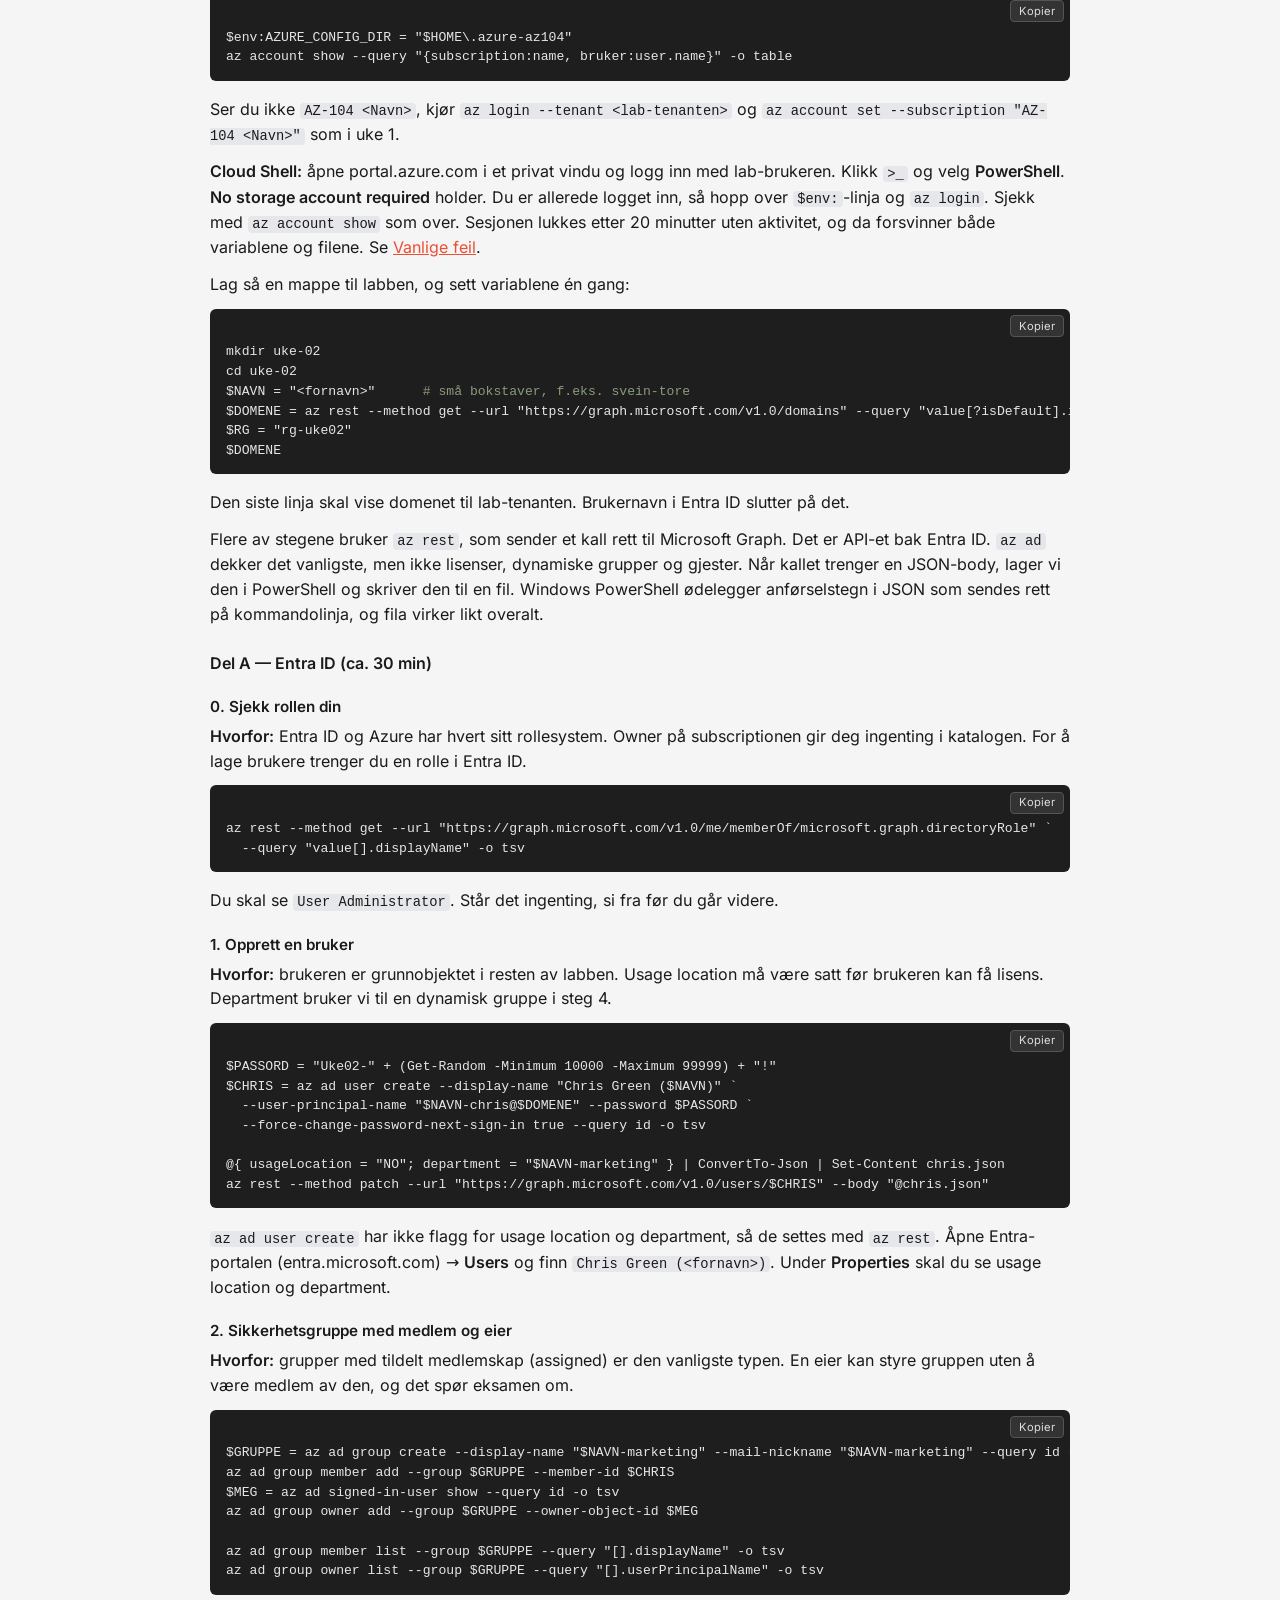
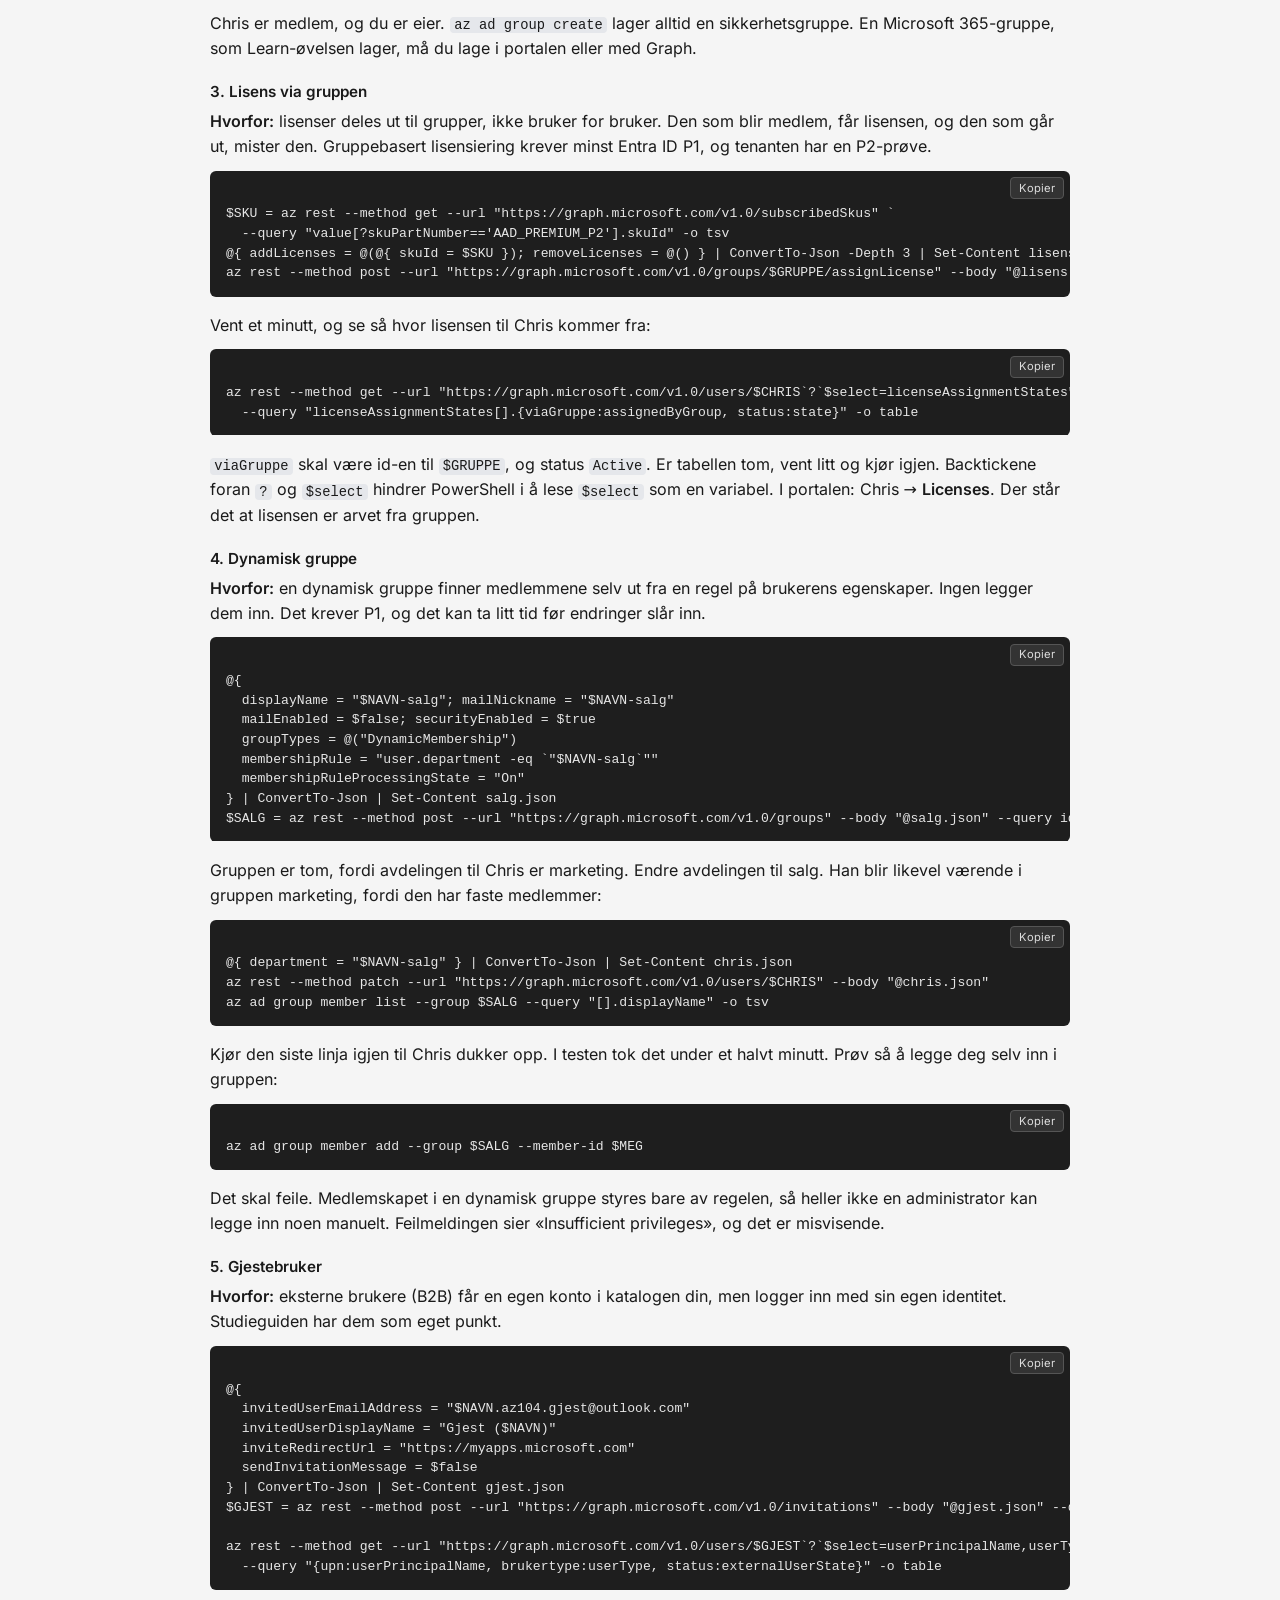
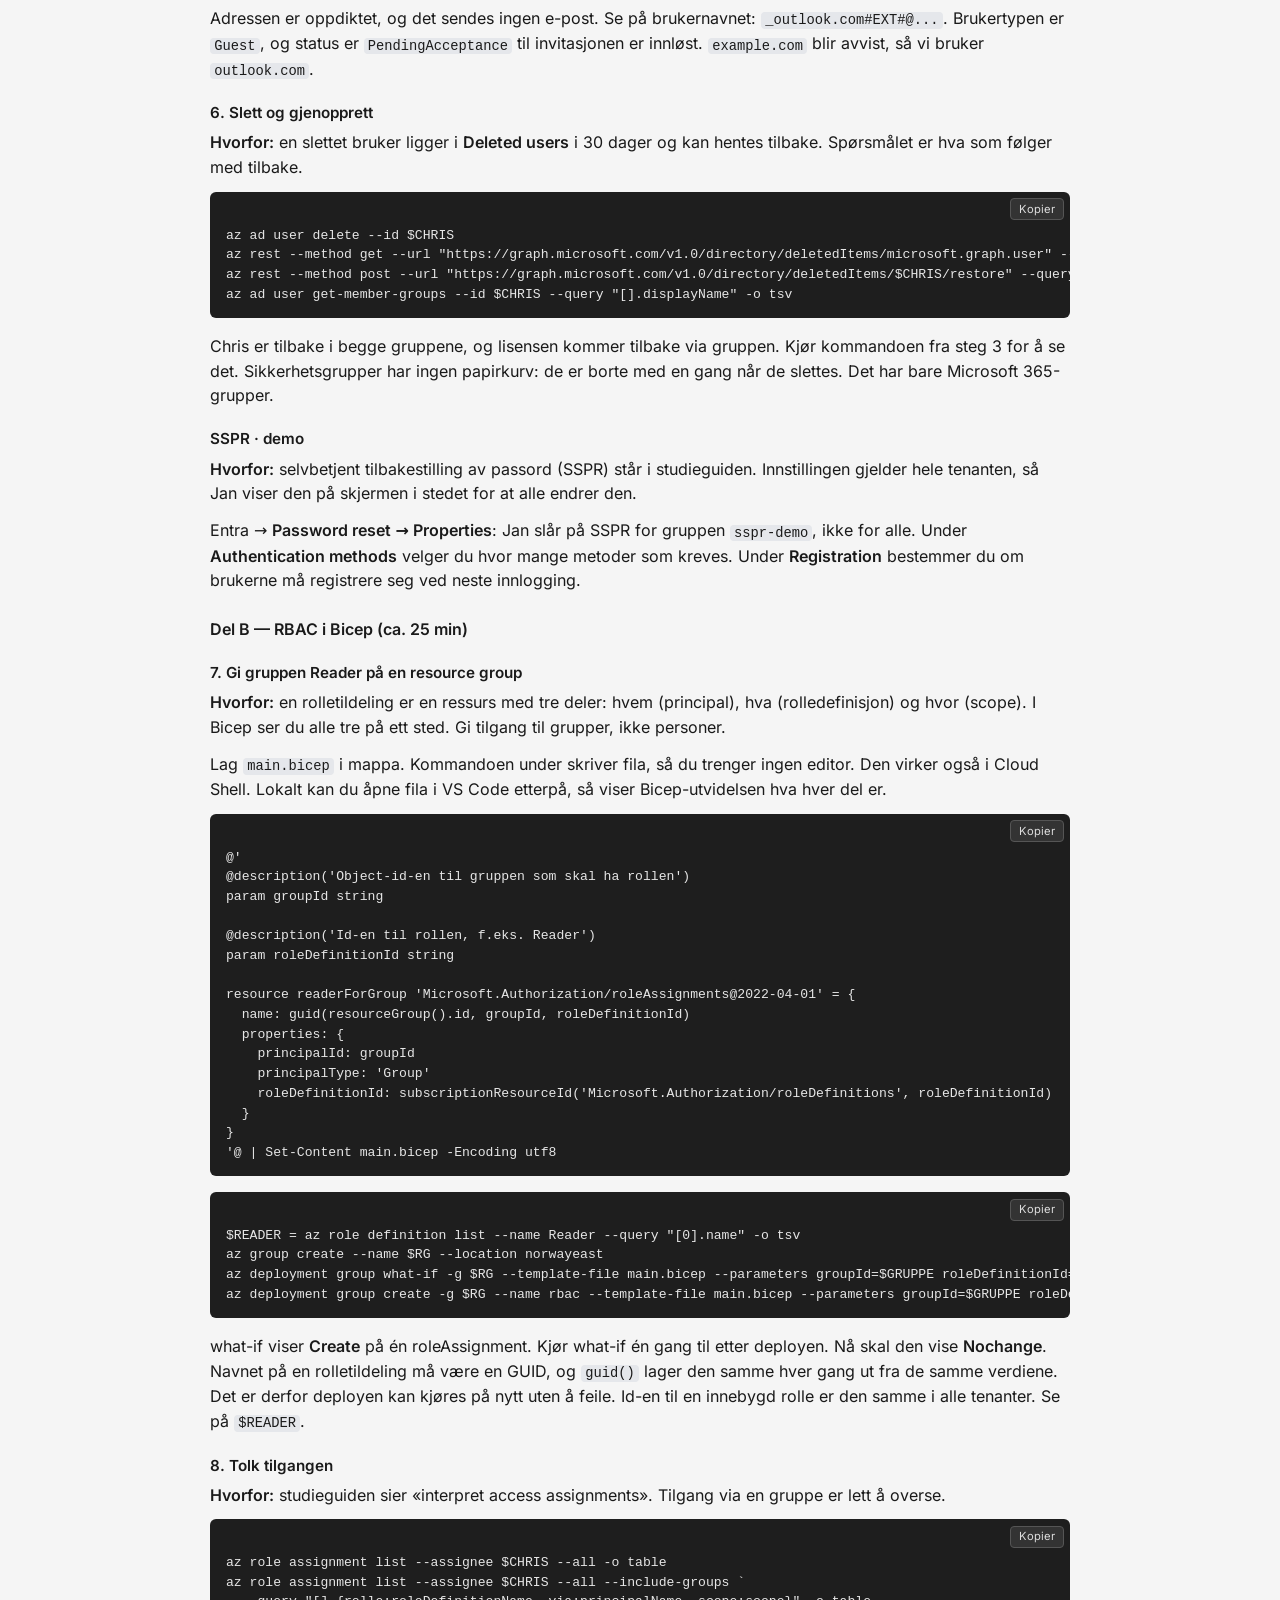
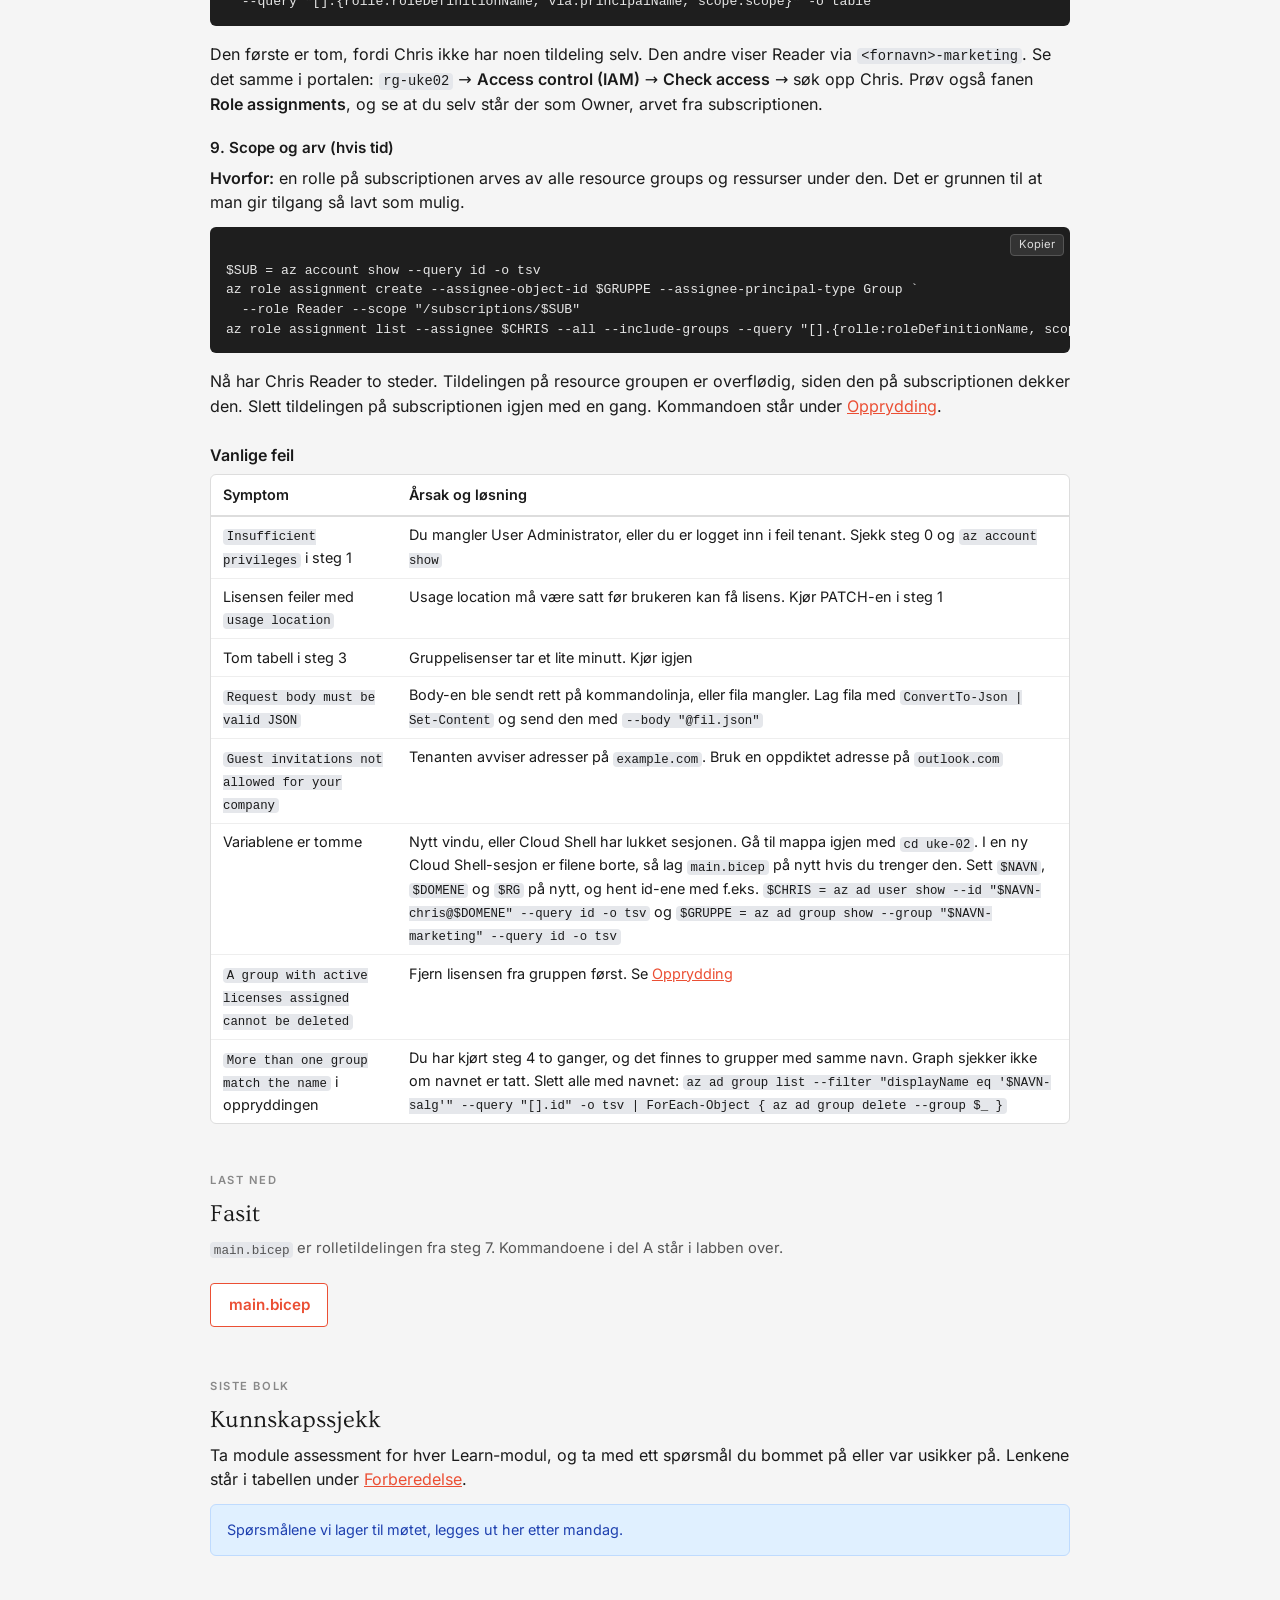
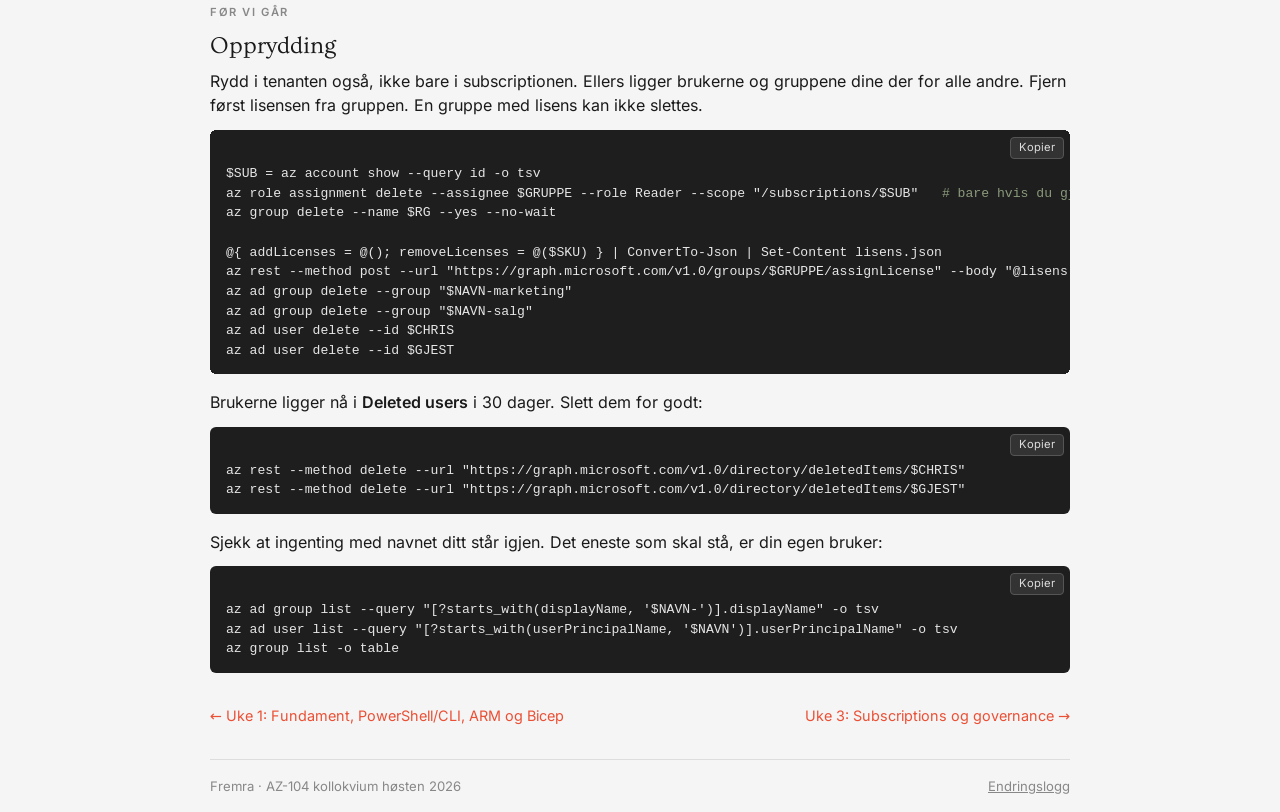
<file: uke-02/index.html>
<!DOCTYPE html>
<html lang="nb">
<head>
<meta charset="utf-8">
<meta name="viewport" content="width=device-width, initial-scale=1">
<title>Uke 2 · AZ-104 · Fremra</title>
<meta name="robots" content="noindex, nofollow">
<meta name="description" content="AZ-104 uke 2: Entra ID, brukere, grupper, RBAC. Forberedelse, lab og kunnskapssjekk.">
<link rel="icon" type="image/svg+xml" href="../assets/favicon.svg">
<link rel="stylesheet" href="../assets/side.css">
<script src="../assets/side.js" defer></script>
</head>
<body>
<div class="wrap">

<header>
  <a class="header-brand" href="../" aria-label="AZ-104 — til forsiden">
    <svg xmlns="http://www.w3.org/2000/svg" viewBox="0 0 884.51 302.23" aria-hidden="true" class="logo-svg">
      <g fill="#eb4f34">
        <polygon points="11.78 201.94 5.46 201.94 5.46 294.12 28.71 294.12 28.71 260.97 79.25 260.97 79.25 240.05 28.71 240.05 28.71 222.86 85.67 222.86 85.67 201.94 28.71 201.94 11.78 201.94"/>
        <path d="M224.12,227.53c-5.73-2.57-12.5-3.85-20.29-3.85s-14.33,1.45-20.16,4.34c-5.82,2.89-10.41,7.02-13.76,12.38-3.35,5.37-5.02,11.76-5.02,19.19,0,8.35,1.67,15.18,5.02,20.5,3.35,5.32,7.98,9.22,13.9,11.7,5.91,2.48,12.73,3.71,20.43,3.71s14.19-1.1,19.74-3.3c5.55-2.2,9.86-5.25,12.93-9.15,3.07-3.9,4.61-8.37,4.61-13.41v-1.51h-23.25v1.38c0,2.48-1.06,4.36-3.16,5.64-2.11,1.29-6.01,1.93-11.69,1.93-6.42,0-10.85-1.12-13.28-3.37-2.15-1.99-3.35-5.23-3.59-9.7h55.26c.18-1.19.3-2.27.34-3.23.04-.96.07-2.04.07-3.23,0-7.34-1.58-13.53-4.75-18.57-3.16-5.04-7.62-8.85-13.35-11.42ZM186.81,252.16c.49-3.14,1.57-5.53,3.26-7.15,2.38-2.29,6.79-3.44,13.21-3.44s10.46.99,12.93,2.96c2.04,1.62,3.22,4.18,3.58,7.64h-32.99Z"/>
        <path d="M366.46,227.19c-3.85-2.34-8.76-3.51-14.72-3.51s-10.66,1.08-14.38,3.23c-3.72,2.16-6.49,4.93-8.32,8.33-1.84,3.39-3.03,7.02-3.58,10.87h-1.36c-.38-3.26-1.18-6.31-2.42-9.15-1.79-4.08-4.59-7.31-8.39-9.7-3.81-2.38-8.74-3.58-14.79-3.58-5.69,0-10.32,1.06-13.9,3.16-3.58,2.11-6.26,4.86-8.05,8.26-1.79,3.39-2.96,7.02-3.51,10.87h-1.24v-20.91h-21.74v69.07h23.25v-35.36c0-5.23.96-8.92,2.89-11.07,1.92-2.15,5.78-3.23,11.56-3.23s9.54,1.03,11.56,3.1c2.02,2.06,3.03,5.76,3.03,11.08v35.5h23.25v-35.36c0-5.23.96-8.92,2.89-11.07,1.93-2.15,5.78-3.23,11.56-3.23s9.68,1.03,11.69,3.1c2.02,2.06,3.03,5.76,3.03,11.08v35.5h23.25v-43.61c0-5.23-.96-9.84-2.89-13.83-1.93-3.99-4.82-7.15-8.67-9.49Z"/>
        <path d="M514.91,227.4c-5.14-2.48-11.65-3.72-19.54-3.72s-14.4,1.22-20.09,3.65c-5.69,2.43-10.09,5.87-13.21,10.32-3.12,4.45-4.68,9.65-4.68,15.61v.28h23.25v-.55c0-3.48.98-5.87,2.96-7.15,1.97-1.28,5.3-1.93,9.98-1.93,5.14,0,8.69.64,10.66,1.93,1.97,1.28,2.96,3.95,2.96,7.98v1.93l-28.89,2.89c-5.05.55-9.22,1.6-12.52,3.16-3.3,1.56-5.76,3.6-7.36,6.12-1.6,2.52-2.41,5.48-2.41,8.87,0,5.78,2.13,10.34,6.4,13.69,4.26,3.35,10.2,5.02,17.82,5.02s13.55-1.49,18.09-4.47c4.54-2.98,7.5-6.99,8.88-12.04h1.24v15.13h21.74v-40.04c0-6.23-1.26-11.63-3.78-16.16-2.52-4.54-6.35-8.05-11.49-10.52ZM505.07,274.52c-1.42,1.7-3.6,2.89-6.54,3.58-2.94.69-6.79,1.03-11.56,1.03-2.48,0-4.36-.28-5.64-.83-1.28-.55-1.92-1.56-1.92-3.03,0-1.19.41-2.11,1.24-2.75.83-.64,2.16-1.01,3.99-1.1l22.5-2.59c-.19,2.36-.88,4.26-2.07,5.68Z"/>
        <path d="M153.82,226.78c-3.16-2.06-7.32-3.1-12.45-3.1-4.59,0-8.49.83-11.69,2.48-3.21,1.65-5.73,3.94-7.57,6.88-1.84,2.94-3.07,6.33-3.71,10.18h-1.24v-18.16h-21.74v69.07h23.25v-40.73c0-3.48.8-6.05,2.41-7.7,1.6-1.65,4.42-2.48,8.46-2.48,3.76,0,6.4.71,7.91,2.13,1.51,1.42,2.27,3.83,2.27,7.22v7.7h4.06l18.72-18.72c-.36-2.22-.93-4.31-1.72-6.26-1.47-3.62-3.78-6.47-6.95-8.53Z"/>
        <path d="M444.93,226.78c-3.16-2.06-7.32-3.1-12.45-3.1-4.59,0-8.49.83-11.69,2.48-3.21,1.65-5.73,3.94-7.57,6.88-1.84,2.94-3.07,6.33-3.71,10.18h-1.24v-18.16h-21.74v69.07h23.25v-40.73c0-3.48.8-6.05,2.41-7.7,1.6-1.65,4.42-2.48,8.46-2.48,3.76,0,6.4.71,7.91,2.13,1.51,1.42,2.27,3.83,2.27,7.22v7.7h4.06l18.72-18.72c-.36-2.22-.93-4.31-1.72-6.26-1.47-3.62-3.78-6.47-6.95-8.53Z"/>
        <path d="M703.31,6.83h0s0,0,0,0l-113.17,217.65h0v69.65h69.65s0,0,0,0l217.64-113.17h0V6.83h-174.12ZM835.62,59.46h-62.01v27.72h54.34v17.85h-54.34v39.64h-20.65V41.62h82.66v17.85Z"/>
      </g>
    </svg>
    <span class="header-wordmark">AZ-104</span>
  </a>
  <nav class="top">
    <a href="../#ukeplan">← Alle uker</a>
    <a href="#forberedelse">Forberedelse</a>
    <a href="#lab">Lab</a>
    <a href="#fasit">Fasit</a>
    <a href="#kunnskapssjekk">Kunnskapssjekk</a>
    <a href="#opprydding">Opprydding</a>
  </nav>
</header>

<div class="hero">
  <div class="crumb"><a href="../">AZ-104</a> › Uke 2</div>
  <h1>Uke 2 · Entra ID, brukere, grupper, RBAC</h1>
  <div class="facts">
    <div class="fact"><div class="k">Møte</div><div class="v">Mandag 12. oktober</div><div class="s">kl. 17–19 i DEG16</div></div>
    <div class="fact"><div class="k">Temaeier</div><div class="v">Jan</div></div>
    <div class="fact"><div class="k">Duffy</div><div class="v">2 t 4 min</div><div class="s">1 t 39 min på 1,25× · 26 forelesninger</div></div>
    <div class="fact"><div class="k">Learn</div><div class="v">233 min</div><div class="s">5 moduler</div></div>
  </div>
</div>

<!-- ======================================================================
     Forberedelse
     ====================================================================== -->
<section id="forberedelse">
  <div class="eyebrow">Før møtet</div>
  <h2>Forberedelse</h2>
  <p class="section-lead">Se Duffy-seksjonene hjemme før mandag, i ditt eget tempo.</p>

  <h3>Scott Duffy · hjemme</h3>
  <div class="table-wrap">
    <table>
      <thead><tr><th class="tall">#</th><th>Seksjon</th><th class="tall">Forel.</th><th class="tall">Video</th><th class="tall m-skjul">1,25×</th></tr></thead>
      <tbody>
          <tr><td class="tall">4</td><td>Introduction to Azure Active Directory (Microsoft Entra ID)</td><td class="tall">9</td><td class="tall">42 min</td><td class="tall m-skjul">34 min</td></tr>
          <tr><td class="tall">5</td><td>Manage Microsoft Entra users and groups</td><td class="tall">9</td><td class="tall">40 min</td><td class="tall m-skjul">32 min</td></tr>
          <tr><td class="tall">6</td><td>Manage role-based access control (RBAC)</td><td class="tall">8</td><td class="tall">42 min</td><td class="tall m-skjul">34 min</td></tr>
      </tbody>
      <tfoot><tr><td></td><td>Sum</td><td class="tall">26</td><td class="tall">2 t 4 min</td><td class="tall m-skjul">1 t 39 min</td></tr></tfoot>
    </table>
  </div>
  <p class="table-note">Ren videotid. Artikler og oppgaver kommer i tillegg. Kurset ligger på <a href="https://www.udemy.com/course/70533-azure/">Udemy</a>.</p>

  <h3>Microsoft Learn · i møtet</h3>
  <p>
    Læringsstien <a target="_blank" rel="noopener" href="https://learn.microsoft.com/en-us/training/paths/az-104-manage-identities-governance/">AZ-104: Manage identities and governance in Azure</a>, modul 1–5.
    Vi gjør modulene sammen, og temaeieren har kjørt dem gjennom på forhånd. Les gjerne gjennom dem før møtet.
  </p>
  <div class="table-wrap">
    <table>
      <thead><tr><th>Modul</th><th class="tall">Min</th><th class="tall">Øvelser</th><th class="tall">Module assessment</th></tr></thead>
      <tbody>
        <tr><td><a target="_blank" rel="noopener" href="https://learn.microsoft.com/en-us/training/modules/understand-azure-active-directory/">Understand Microsoft Entra ID</a></td><td class="tall">31</td><td class="tall">–</td><td class="tall"><a target="_blank" rel="noopener" href="https://learn.microsoft.com/en-us/training/modules/understand-azure-active-directory/7-knowledge-check">Åpne</a></td></tr>
        <tr><td><a target="_blank" rel="noopener" href="https://learn.microsoft.com/en-us/training/modules/create-configure-manage-identities/">Create, configure, and manage identities</a></td><td class="tall">64</td><td class="tall">5</td><td class="tall"><a target="_blank" rel="noopener" href="https://learn.microsoft.com/en-us/training/modules/create-configure-manage-identities/13-knowledge-check">Åpne</a></td></tr>
        <tr><td><a target="_blank" rel="noopener" href="https://learn.microsoft.com/en-us/training/modules/describe-core-architectural-components-of-azure/">Describe the core architectural components of Azure</a></td><td class="tall">28</td><td class="tall">–</td><td class="tall"><a target="_blank" rel="noopener" href="https://learn.microsoft.com/en-us/training/modules/describe-core-architectural-components-of-azure/8-knowledge-check">Åpne</a></td></tr>
        <tr><td><a target="_blank" rel="noopener" href="https://learn.microsoft.com/en-us/training/modules/sovereignty-policy-initiatives/">Azure Policy initiatives</a></td><td class="tall">73</td><td class="tall">–</td><td class="tall"><a target="_blank" rel="noopener" href="https://learn.microsoft.com/en-us/training/modules/sovereignty-policy-initiatives/check">Åpne</a></td></tr>
        <tr><td><a target="_blank" rel="noopener" href="https://learn.microsoft.com/en-us/training/modules/secure-azure-resources-with-rbac/">Secure your Azure resources with Azure role-based access control (Azure RBAC)</a></td><td class="tall">37</td><td class="tall">3</td><td class="tall"><a target="_blank" rel="noopener" href="https://learn.microsoft.com/en-us/training/modules/secure-azure-resources-with-rbac/7-knowledge-check-rbac">Åpne</a></td></tr>
      </tbody>
      <tfoot><tr><td>5 moduler</td><td class="tall">233</td><td></td><td></td></tr></tfoot>
    </table>
  </div>
  <p class="table-note">Minuttene er Learns eget anslag. I møtet bygger alle i sin egen subscription.</p>
</section>

<!-- ======================================================================
     Lab
     ====================================================================== -->
<section id="lab">
  <div class="eyebrow">Lab · 60 min</div>
  <h2>Brukere, grupper og RBAC</h2>
  <p class="section-lead">
    Learn-øvelsene i <i>Create, configure, and manage identities</i> foregår i portalen og dekker bare en
    del av studieguiden. Her gjør vi det samme, og mer, med <code>az</code>, og vi sjekker resultatet i portalen.
    Del A er Entra ID: brukere, grupper, lisenser og gjester. Del B er RBAC i Bicep. Fasiten ligger
    <a href="#fasit">under labben</a>.
  </p>

  <div class="callout warn">
    <b>Alle deler én tenant.</b> Subscriptionen er din, men brukere og grupper havner i den samme katalogen
    som alle andre sine. Derfor starter alt du lager, med fornavnet ditt, og du rører bare dine egne objekter.
    Du har rollen User Administrator i tenanten denne uka og neste.
  </div>

  <h3>Før møtet</h3>
  <p>
    Labben er bare <code>az</code>-kommandoer, så den virker både lokalt og i Cloud Shell. Velg ett av dem.
  </p>
  <p>
    <b>Lokalt:</b> samme verktøy og innlogging som i <a href="../uke-01/#lab">uke 1</a>. Åpne et nytt
    PowerShell-vindu og bruk kursprofilen:
  </p>
<pre><code>$env:AZURE_CONFIG_DIR = "$HOME\.azure-az104"
az account show --query "{subscription:name, bruker:user.name}" -o table</code></pre>
  <p>
    Ser du ikke <code>AZ-104 &lt;Navn&gt;</code>, kjør <code>az login --tenant &lt;lab-tenanten&gt;</code> og
    <code>az account set --subscription "AZ-104 &lt;Navn&gt;"</code> som i uke 1.
  </p>
  <p>
    <b>Cloud Shell:</b> åpne portal.azure.com i et privat vindu og logg inn med lab-brukeren. Klikk
    <code>&gt;_</code> og velg <b>PowerShell</b>. <b>No storage account required</b> holder. Du er allerede
    logget inn, så hopp over <code>$env:</code>-linja og <code>az login</code>. Sjekk med
    <code>az account show</code> som over. Sesjonen lukkes etter 20 minutter uten aktivitet, og da
    forsvinner både variablene og filene. Se <a href="#vanlige-feil">Vanlige feil</a>.
  </p>
  <p>Lag så en mappe til labben, og sett variablene én gang:</p>
<pre><code>mkdir uke-02
cd uke-02
$NAVN = "&lt;fornavn&gt;"      <span class="kom"># små bokstaver, f.eks. svein-tore</span>
$DOMENE = az rest --method get --url "https://graph.microsoft.com/v1.0/domains" --query "value[?isDefault].id" -o tsv
$RG = "rg-uke02"
$DOMENE</code></pre>
  <p>
    Den siste linja skal vise domenet til lab-tenanten. Brukernavn i Entra ID slutter på det.
  </p>
  <p>
    Flere av stegene bruker <code>az rest</code>, som sender et kall rett til Microsoft Graph. Det er API-et
    bak Entra ID. <code>az ad</code> dekker det vanligste, men ikke lisenser, dynamiske grupper og gjester.
    Når kallet trenger en JSON-body, lager vi den i PowerShell og skriver den til en fil. Windows PowerShell
    ødelegger anførselstegn i JSON som sendes rett på kommandolinja, og fila virker likt overalt.
  </p>

  <h3>Del A — Entra ID (ca. 30 min)</h3>

  <h4>0. Sjekk rollen din</h4>
  <p>
    <b>Hvorfor:</b> Entra ID og Azure har hvert sitt rollesystem. Owner på subscriptionen gir deg ingenting
    i katalogen. For å lage brukere trenger du en rolle i Entra ID.
  </p>
<pre><code>az rest --method get --url "https://graph.microsoft.com/v1.0/me/memberOf/microsoft.graph.directoryRole" `
  --query "value[].displayName" -o tsv</code></pre>
  <p>Du skal se <code>User Administrator</code>. Står det ingenting, si fra før du går videre.</p>

  <h4>1. Opprett en bruker</h4>
  <p>
    <b>Hvorfor:</b> brukeren er grunnobjektet i resten av labben. Usage location må være satt før brukeren
    kan få lisens. Department bruker vi til en dynamisk gruppe i steg 4.
  </p>
<pre><code>$PASSORD = "Uke02-" + (Get-Random -Minimum 10000 -Maximum 99999) + "!"
$CHRIS = az ad user create --display-name "Chris Green ($NAVN)" `
  --user-principal-name "$NAVN-chris@$DOMENE" --password $PASSORD `
  --force-change-password-next-sign-in true --query id -o tsv

@{ usageLocation = "NO"; department = "$NAVN-marketing" } | ConvertTo-Json | Set-Content chris.json
az rest --method patch --url "https://graph.microsoft.com/v1.0/users/$CHRIS" --body "@chris.json"</code></pre>
  <p>
    <code>az ad user create</code> har ikke flagg for usage location og department, så de settes med
    <code>az rest</code>. Åpne Entra-portalen (entra.microsoft.com) → <b>Users</b> og finn
    <code>Chris Green (&lt;fornavn&gt;)</code>. Under <b>Properties</b> skal du se usage location og department.
  </p>

  <h4>2. Sikkerhetsgruppe med medlem og eier</h4>
  <p>
    <b>Hvorfor:</b> grupper med tildelt medlemskap (assigned) er den vanligste typen. En eier kan styre
    gruppen uten å være medlem av den, og det spør eksamen om.
  </p>
<pre><code>$GRUPPE = az ad group create --display-name "$NAVN-marketing" --mail-nickname "$NAVN-marketing" --query id -o tsv
az ad group member add --group $GRUPPE --member-id $CHRIS
$MEG = az ad signed-in-user show --query id -o tsv
az ad group owner add --group $GRUPPE --owner-object-id $MEG

az ad group member list --group $GRUPPE --query "[].displayName" -o tsv
az ad group owner list --group $GRUPPE --query "[].userPrincipalName" -o tsv</code></pre>
  <p>
    Chris er medlem, og du er eier. <code>az ad group create</code> lager alltid en sikkerhetsgruppe. En
    Microsoft 365-gruppe, som Learn-øvelsen lager, må du lage i portalen eller med Graph.
  </p>

  <h4>3. Lisens via gruppen</h4>
  <p>
    <b>Hvorfor:</b> lisenser deles ut til grupper, ikke bruker for bruker. Den som blir medlem, får lisensen,
    og den som går ut, mister den. Gruppebasert lisensiering krever minst Entra ID P1, og tenanten har en
    P2-prøve.
  </p>
<pre><code>$SKU = az rest --method get --url "https://graph.microsoft.com/v1.0/subscribedSkus" `
  --query "value[?skuPartNumber=='AAD_PREMIUM_P2'].skuId" -o tsv
@{ addLicenses = @(@{ skuId = $SKU }); removeLicenses = @() } | ConvertTo-Json -Depth 3 | Set-Content lisens.json
az rest --method post --url "https://graph.microsoft.com/v1.0/groups/$GRUPPE/assignLicense" --body "@lisens.json" --query displayName -o tsv</code></pre>
  <p>Vent et minutt, og se så hvor lisensen til Chris kommer fra:</p>
<pre><code>az rest --method get --url "https://graph.microsoft.com/v1.0/users/$CHRIS`?`$select=licenseAssignmentStates" `
  --query "licenseAssignmentStates[].{viaGruppe:assignedByGroup, status:state}" -o table</code></pre>
  <p>
    <code>viaGruppe</code> skal være id-en til <code>$GRUPPE</code>, og status <code>Active</code>. Er tabellen tom,
    vent litt og kjør igjen. Backtickene foran <code>?</code> og <code>$select</code> hindrer PowerShell i å lese
    <code>$select</code> som en variabel. I portalen: Chris → <b>Licenses</b>. Der står det at lisensen er
    arvet fra gruppen.
  </p>

  <h4>4. Dynamisk gruppe</h4>
  <p>
    <b>Hvorfor:</b> en dynamisk gruppe finner medlemmene selv ut fra en regel på brukerens egenskaper.
    Ingen legger dem inn. Det krever P1, og det kan ta litt tid før endringer slår inn.
  </p>
<pre><code>@{
  displayName = "$NAVN-salg"; mailNickname = "$NAVN-salg"
  mailEnabled = $false; securityEnabled = $true
  groupTypes = @("DynamicMembership")
  membershipRule = "user.department -eq `"$NAVN-salg`""
  membershipRuleProcessingState = "On"
} | ConvertTo-Json | Set-Content salg.json
$SALG = az rest --method post --url "https://graph.microsoft.com/v1.0/groups" --body "@salg.json" --query id -o tsv</code></pre>
  <p>Gruppen er tom, fordi avdelingen til Chris er marketing. Endre avdelingen til salg. Han blir likevel værende i gruppen marketing, fordi den har faste medlemmer:</p>
<pre><code>@{ department = "$NAVN-salg" } | ConvertTo-Json | Set-Content chris.json
az rest --method patch --url "https://graph.microsoft.com/v1.0/users/$CHRIS" --body "@chris.json"
az ad group member list --group $SALG --query "[].displayName" -o tsv</code></pre>
  <p>
    Kjør den siste linja igjen til Chris dukker opp. I testen tok det under et halvt minutt. Prøv så å legge
    deg selv inn i gruppen:
  </p>
<pre><code>az ad group member add --group $SALG --member-id $MEG</code></pre>
  <p>
    Det skal feile. Medlemskapet i en dynamisk gruppe styres bare av regelen, så heller ikke en administrator
    kan legge inn noen manuelt. Feilmeldingen sier «Insufficient privileges», og det er misvisende.
  </p>

  <h4>5. Gjestebruker</h4>
  <p>
    <b>Hvorfor:</b> eksterne brukere (B2B) får en egen konto i katalogen din, men logger inn med sin egen
    identitet. Studieguiden har dem som eget punkt.
  </p>
<pre><code>@{
  invitedUserEmailAddress = "$NAVN.az104.gjest@outlook.com"
  invitedUserDisplayName = "Gjest ($NAVN)"
  inviteRedirectUrl = "https://myapps.microsoft.com"
  sendInvitationMessage = $false
} | ConvertTo-Json | Set-Content gjest.json
$GJEST = az rest --method post --url "https://graph.microsoft.com/v1.0/invitations" --body "@gjest.json" --query invitedUser.id -o tsv

az rest --method get --url "https://graph.microsoft.com/v1.0/users/$GJEST`?`$select=userPrincipalName,userType,externalUserState" `
  --query "{upn:userPrincipalName, brukertype:userType, status:externalUserState}" -o table</code></pre>
  <p>
    Adressen er oppdiktet, og det sendes ingen e-post. Se på brukernavnet: <code>_outlook.com#EXT#@...</code>.
    Brukertypen er <code>Guest</code>, og status er <code>PendingAcceptance</code> til invitasjonen er
    innløst. <code>example.com</code> blir avvist, så vi bruker <code>outlook.com</code>.
  </p>

  <h4>6. Slett og gjenopprett</h4>
  <p>
    <b>Hvorfor:</b> en slettet bruker ligger i <b>Deleted users</b> i 30 dager og kan hentes tilbake.
    Spørsmålet er hva som følger med tilbake.
  </p>
<pre><code>az ad user delete --id $CHRIS
az rest --method get --url "https://graph.microsoft.com/v1.0/directory/deletedItems/microsoft.graph.user" --query "value[].displayName" -o tsv
az rest --method post --url "https://graph.microsoft.com/v1.0/directory/deletedItems/$CHRIS/restore" --query displayName -o tsv
az ad user get-member-groups --id $CHRIS --query "[].displayName" -o tsv</code></pre>
  <p>
    Chris er tilbake i begge gruppene, og lisensen kommer tilbake via gruppen. Kjør kommandoen fra steg 3 for
    å se det. Sikkerhetsgrupper har ingen papirkurv: de er borte med en gang når de slettes. Det har bare
    Microsoft 365-grupper.
  </p>

  <h4>SSPR · demo</h4>
  <p>
    <b>Hvorfor:</b> selvbetjent tilbakestilling av passord (SSPR) står i studieguiden. Innstillingen gjelder
    hele tenanten, så Jan viser den på skjermen i stedet for at alle endrer den.
  </p>
  <p>
    Entra → <b>Password reset → Properties</b>: Jan slår på SSPR for gruppen <code>sspr-demo</code>, ikke for alle.
    Under <b>Authentication methods</b> velger du hvor mange metoder som kreves. Under <b>Registration</b>
    bestemmer du om brukerne må registrere seg ved neste innlogging.
  </p>

  <h3>Del B — RBAC i Bicep (ca. 25 min)</h3>

  <h4>7. Gi gruppen Reader på en resource group</h4>
  <p>
    <b>Hvorfor:</b> en rolletildeling er en ressurs med tre deler: hvem (principal), hva (rolledefinisjon)
    og hvor (scope). I Bicep ser du alle tre på ett sted. Gi tilgang til grupper, ikke personer.
  </p>
  <p>
    Lag <code>main.bicep</code> i mappa. Kommandoen under skriver fila, så du trenger ingen editor. Den virker
    også i Cloud Shell. Lokalt kan du åpne fila i VS Code etterpå, så viser Bicep-utvidelsen hva hver del er.
  </p>
<pre><code>@'
@description('Object-id-en til gruppen som skal ha rollen')
param groupId string

@description('Id-en til rollen, f.eks. Reader')
param roleDefinitionId string

resource readerForGroup 'Microsoft.Authorization/roleAssignments@2022-04-01' = {
  name: guid(resourceGroup().id, groupId, roleDefinitionId)
  properties: {
    principalId: groupId
    principalType: 'Group'
    roleDefinitionId: subscriptionResourceId('Microsoft.Authorization/roleDefinitions', roleDefinitionId)
  }
}
'@ | Set-Content main.bicep -Encoding utf8</code></pre>
<pre><code>$READER = az role definition list --name Reader --query "[0].name" -o tsv
az group create --name $RG --location norwayeast
az deployment group what-if -g $RG --template-file main.bicep --parameters groupId=$GRUPPE roleDefinitionId=$READER
az deployment group create -g $RG --name rbac --template-file main.bicep --parameters groupId=$GRUPPE roleDefinitionId=$READER</code></pre>
  <p>
    what-if viser <b>Create</b> på én roleAssignment. Kjør what-if én gang til etter deployen. Nå skal den vise
    <b>Nochange</b>. Navnet på en rolletildeling må være en GUID, og <code>guid()</code> lager den samme hver
    gang ut fra de samme verdiene. Det er derfor deployen kan kjøres på nytt uten å feile. Id-en til en
    innebygd rolle er den samme i alle tenanter. Se på <code>$READER</code>.
  </p>

  <h4>8. Tolk tilgangen</h4>
  <p>
    <b>Hvorfor:</b> studieguiden sier «interpret access assignments». Tilgang via en gruppe er lett å overse.
  </p>
<pre><code>az role assignment list --assignee $CHRIS --all -o table
az role assignment list --assignee $CHRIS --all --include-groups `
  --query "[].{rolle:roleDefinitionName, via:principalName, scope:scope}" -o table</code></pre>
  <p>
    Den første er tom, fordi Chris ikke har noen tildeling selv. Den andre viser Reader via
    <code>&lt;fornavn&gt;-marketing</code>. Se det samme i portalen: <code>rg-uke02</code> →
    <b>Access control (IAM)</b> → <b>Check access</b> → søk opp Chris. Prøv også fanen
    <b>Role assignments</b>, og se at du selv står der som Owner, arvet fra subscriptionen.
  </p>

  <h4>9. Scope og arv (hvis tid)</h4>
  <p>
    <b>Hvorfor:</b> en rolle på subscriptionen arves av alle resource groups og ressurser under den. Det er
    grunnen til at man gir tilgang så lavt som mulig.
  </p>
<pre><code>$SUB = az account show --query id -o tsv
az role assignment create --assignee-object-id $GRUPPE --assignee-principal-type Group `
  --role Reader --scope "/subscriptions/$SUB"
az role assignment list --assignee $CHRIS --all --include-groups --query "[].{rolle:roleDefinitionName, scope:scope}" -o table</code></pre>
  <p>
    Nå har Chris Reader to steder. Tildelingen på resource groupen er overflødig, siden den på subscriptionen
    dekker den. Slett tildelingen på subscriptionen igjen med en gang. Kommandoen står under
    <a href="#opprydding">Opprydding</a>.
  </p>

  <h3 id="vanlige-feil">Vanlige feil</h3>
  <div class="table-wrap">
    <table>
      <thead><tr><th>Symptom</th><th>Årsak og løsning</th></tr></thead>
      <tbody>
        <tr><td><code>Insufficient privileges</code> i steg 1</td><td>Du mangler User Administrator, eller du er logget inn i feil tenant. Sjekk steg 0 og <code>az account show</code></td></tr>
        <tr><td>Lisensen feiler med <code>usage location</code></td><td>Usage location må være satt før brukeren kan få lisens. Kjør PATCH-en i steg 1</td></tr>
        <tr><td>Tom tabell i steg 3</td><td>Gruppelisenser tar et lite minutt. Kjør igjen</td></tr>
        <tr><td><code>Request body must be valid JSON</code></td><td>Body-en ble sendt rett på kommandolinja, eller fila mangler. Lag fila med <code>ConvertTo-Json | Set-Content</code> og send den med <code>--body "@fil.json"</code></td></tr>
        <tr><td><code>Guest invitations not allowed for your company</code></td><td>Tenanten avviser adresser på <code>example.com</code>. Bruk en oppdiktet adresse på <code>outlook.com</code></td></tr>
        <tr><td>Variablene er tomme</td><td>Nytt vindu, eller Cloud Shell har lukket sesjonen. Gå til mappa igjen med <code>cd uke-02</code>. I en ny Cloud Shell-sesjon er filene borte, så lag <code>main.bicep</code> på nytt hvis du trenger den. Sett <code>$NAVN</code>, <code>$DOMENE</code> og <code>$RG</code> på nytt, og hent id-ene med f.eks. <code>$CHRIS = az ad user show --id "$NAVN-chris@$DOMENE" --query id -o tsv</code> og <code>$GRUPPE = az ad group show --group "$NAVN-marketing" --query id -o tsv</code></td></tr>
        <tr><td><code>A group with active licenses assigned cannot be deleted</code></td><td>Fjern lisensen fra gruppen først. Se <a href="#opprydding">Opprydding</a></td></tr>
        <tr><td><code>More than one group match the name</code> i oppryddingen</td><td>Du har kjørt steg 4 to ganger, og det finnes to grupper med samme navn. Graph sjekker ikke om navnet er tatt. Slett alle med navnet: <code>az ad group list --filter "displayName eq '$NAVN-salg'" --query "[].id" -o tsv | ForEach-Object { az ad group delete --group $_ }</code></td></tr>
      </tbody>
    </table>
  </div>
</section>

<!-- ======================================================================
     Fasit
     ====================================================================== -->
<section id="fasit">
  <div class="eyebrow">Last ned</div>
  <h2>Fasit</h2>
  <p class="section-lead">
    <code>main.bicep</code> er rolletildelingen fra steg 7. Kommandoene i del A står i labben over.
  </p>
  <div class="nedlast">
    <a class="btn-lenke sekundaer" href="main.bicep" download>main.bicep</a>
  </div>
</section>

<!-- ======================================================================
     Kunnskapssjekk
     ====================================================================== -->
<section id="kunnskapssjekk">
  <div class="eyebrow">Siste bolk</div>
  <h2>Kunnskapssjekk</h2>
  <p>Ta module assessment for hver Learn-modul, og ta med ett spørsmål du bommet på eller var usikker på. Lenkene står i tabellen under <a href="#forberedelse">Forberedelse</a>.</p>
  <div class="callout info">Spørsmålene vi lager til møtet, legges ut her etter mandag.</div>
</section>

<!-- ======================================================================
     Opprydding
     ====================================================================== -->
<section id="opprydding">
  <div class="eyebrow">Før vi går</div>
  <h2>Opprydding</h2>
  <p>
    Rydd i tenanten også, ikke bare i subscriptionen. Ellers ligger brukerne og gruppene dine der for alle
    andre. Fjern først lisensen fra gruppen. En gruppe med lisens kan ikke slettes.
  </p>
<pre><code>$SUB = az account show --query id -o tsv
az role assignment delete --assignee $GRUPPE --role Reader --scope "/subscriptions/$SUB"   <span class="kom"># bare hvis du gjorde steg 9</span>
az group delete --name $RG --yes --no-wait

@{ addLicenses = @(); removeLicenses = @($SKU) } | ConvertTo-Json | Set-Content lisens.json
az rest --method post --url "https://graph.microsoft.com/v1.0/groups/$GRUPPE/assignLicense" --body "@lisens.json" --query displayName -o tsv
az ad group delete --group "$NAVN-marketing"
az ad group delete --group "$NAVN-salg"
az ad user delete --id $CHRIS
az ad user delete --id $GJEST</code></pre>
  <p>Brukerne ligger nå i <b>Deleted users</b> i 30 dager. Slett dem for godt:</p>
<pre><code>az rest --method delete --url "https://graph.microsoft.com/v1.0/directory/deletedItems/$CHRIS"
az rest --method delete --url "https://graph.microsoft.com/v1.0/directory/deletedItems/$GJEST"</code></pre>
  <p>Sjekk at ingenting med navnet ditt står igjen. Det eneste som skal stå, er din egen bruker:</p>
<pre><code>az ad group list --query "[?starts_with(displayName, '$NAVN-')].displayName" -o tsv
az ad user list --query "[?starts_with(userPrincipalName, '$NAVN')].userPrincipalName" -o tsv
az group list -o table</code></pre>
</section>

<nav class="pager" aria-label="Bla mellom ukene">
  <span><a href="../uke-01/">← Uke 1: Fundament, PowerShell/CLI, ARM og Bicep</a></span>
  <span><a href="../uke-03/">Uke 3: Subscriptions og governance →</a></span>
</nav>

<footer>
  <span>Fremra · AZ-104 kollokvium høsten 2026</span>
  <span><a href="../#endringslogg">Endringslogg</a></span>
</footer>

</div>
</body>
</html>
</file>
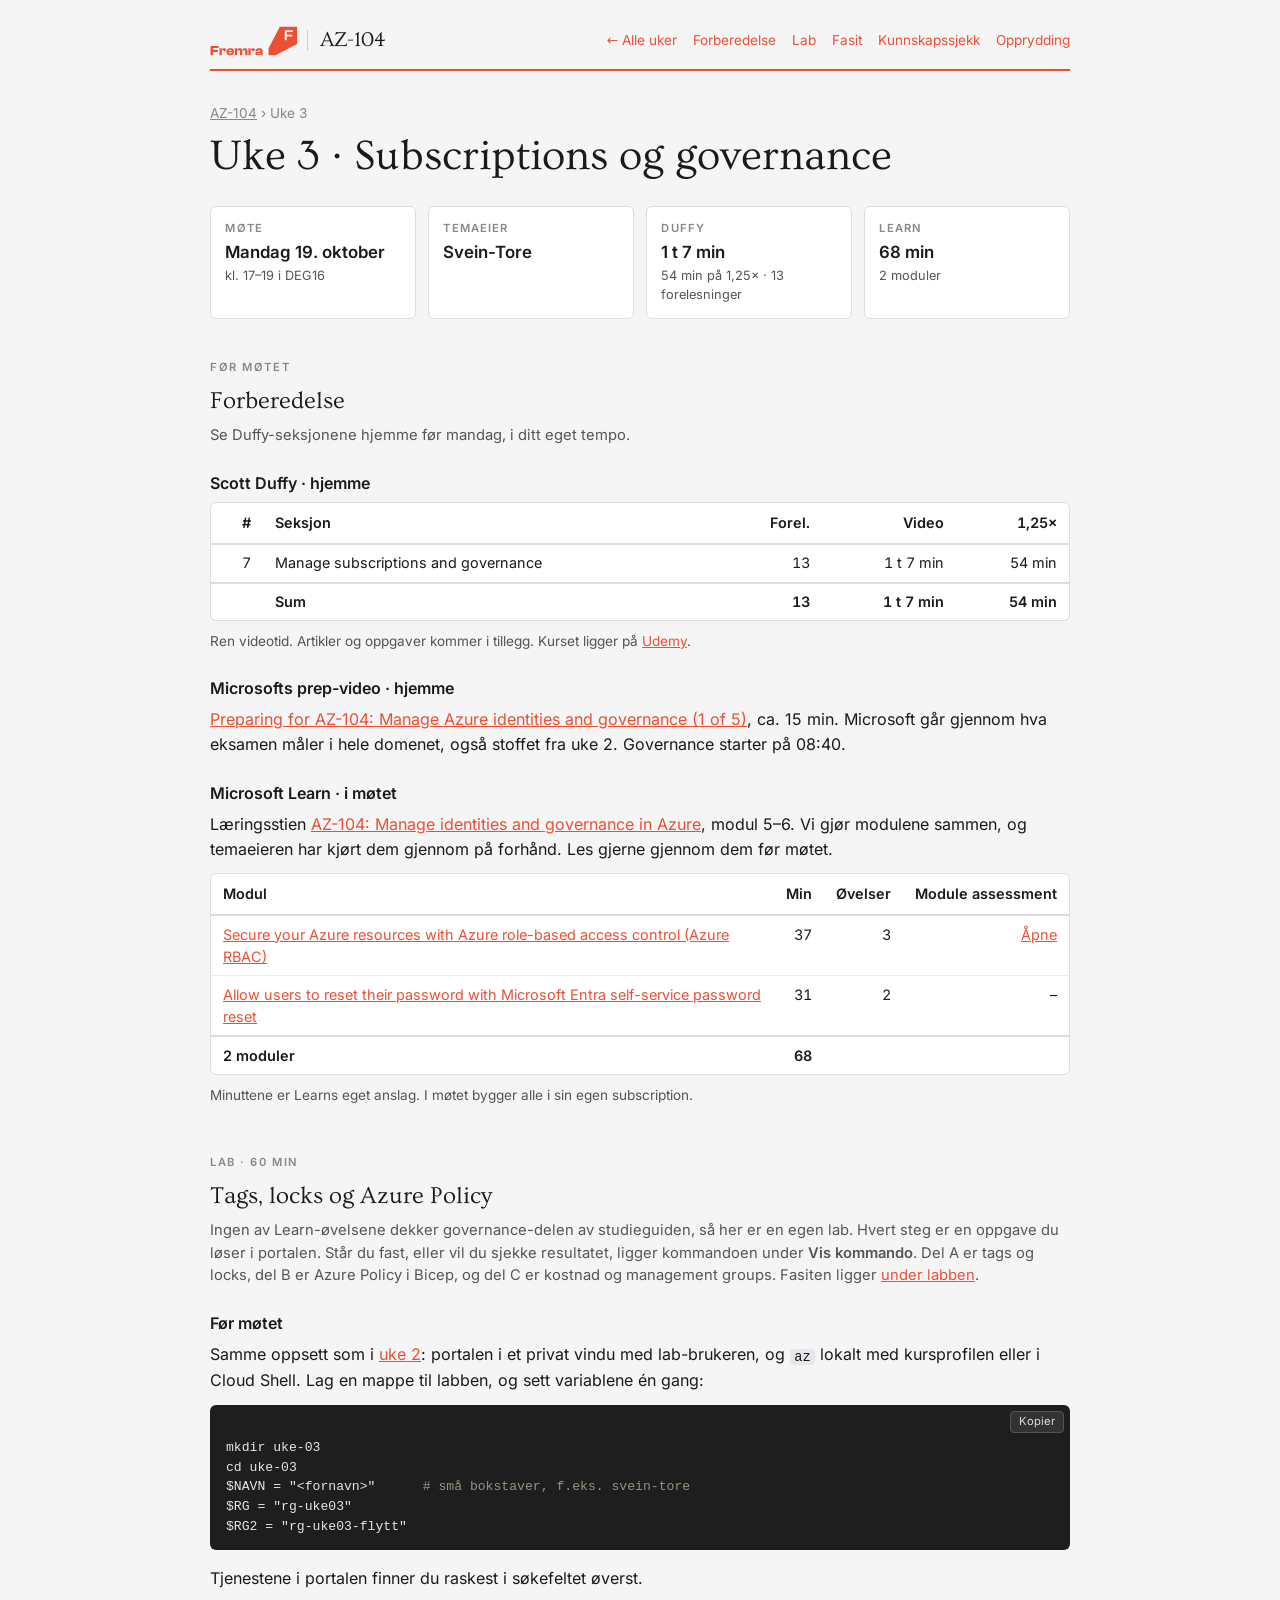
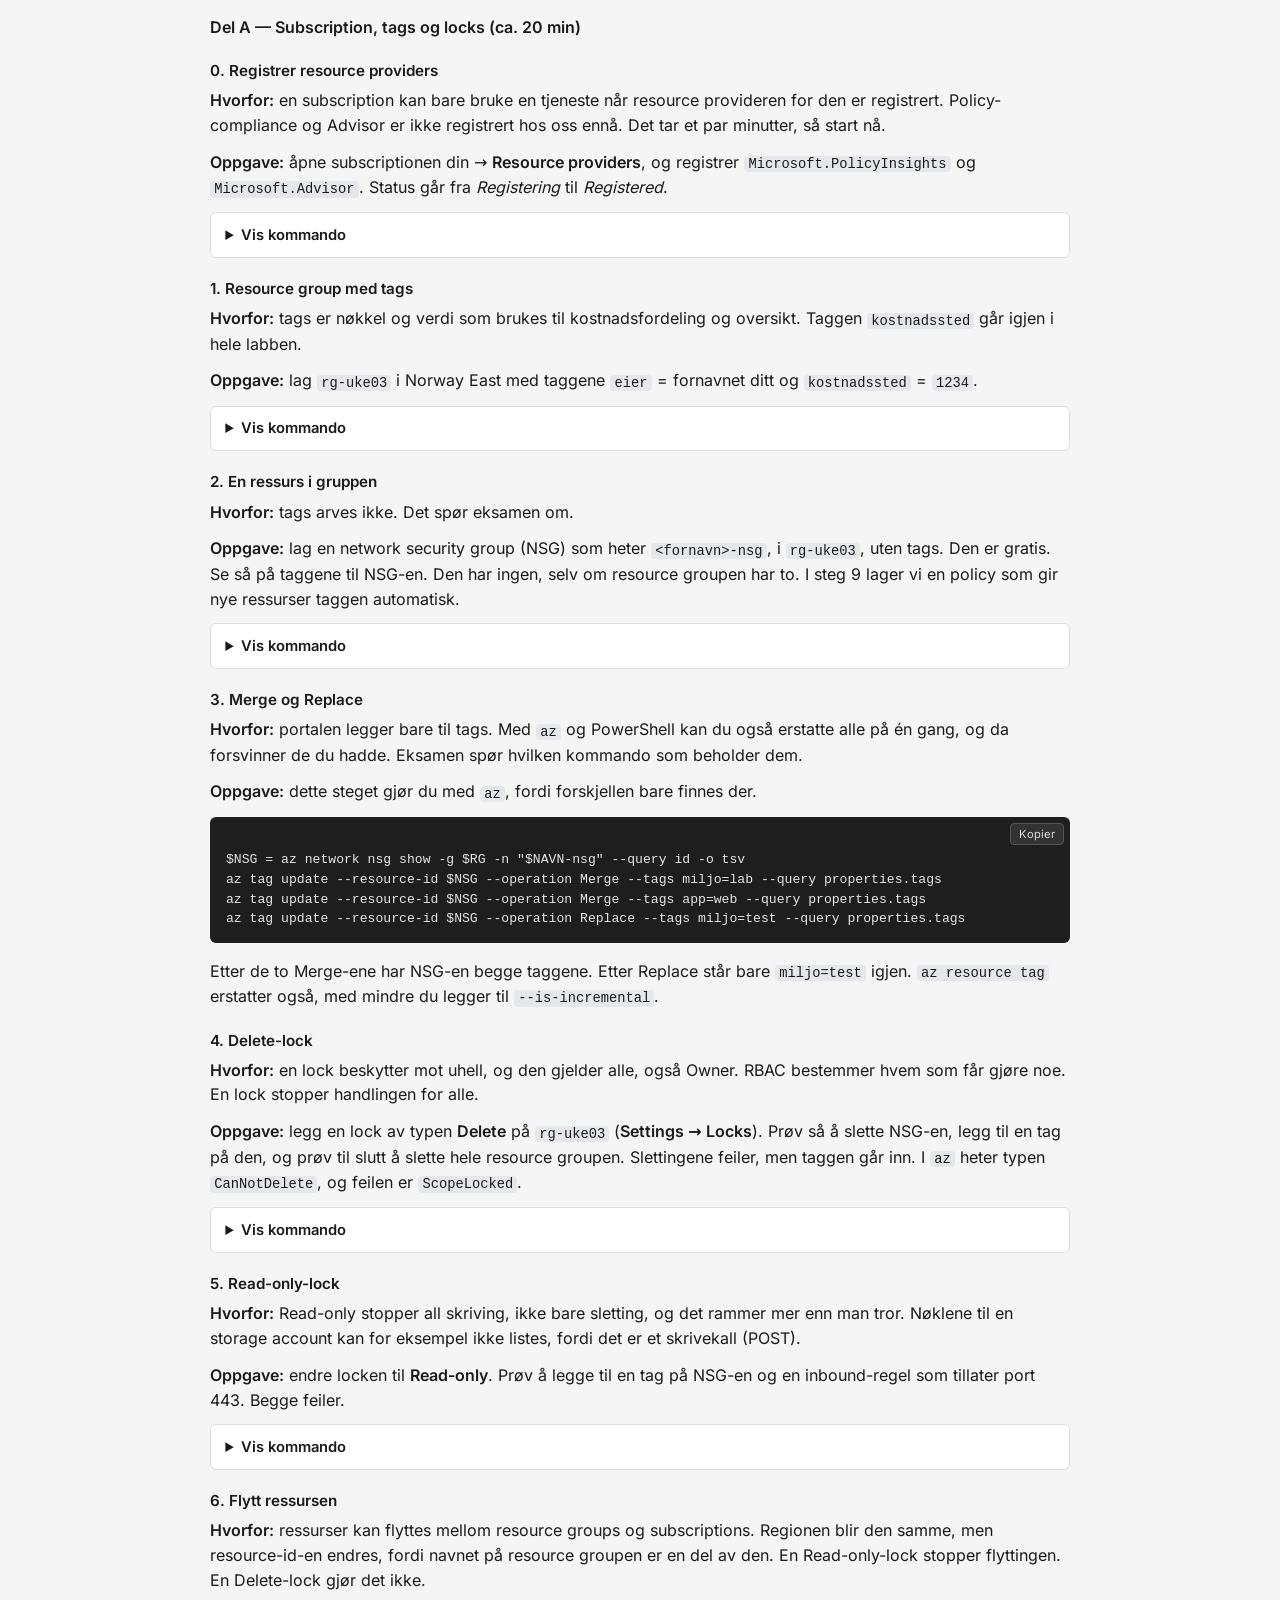
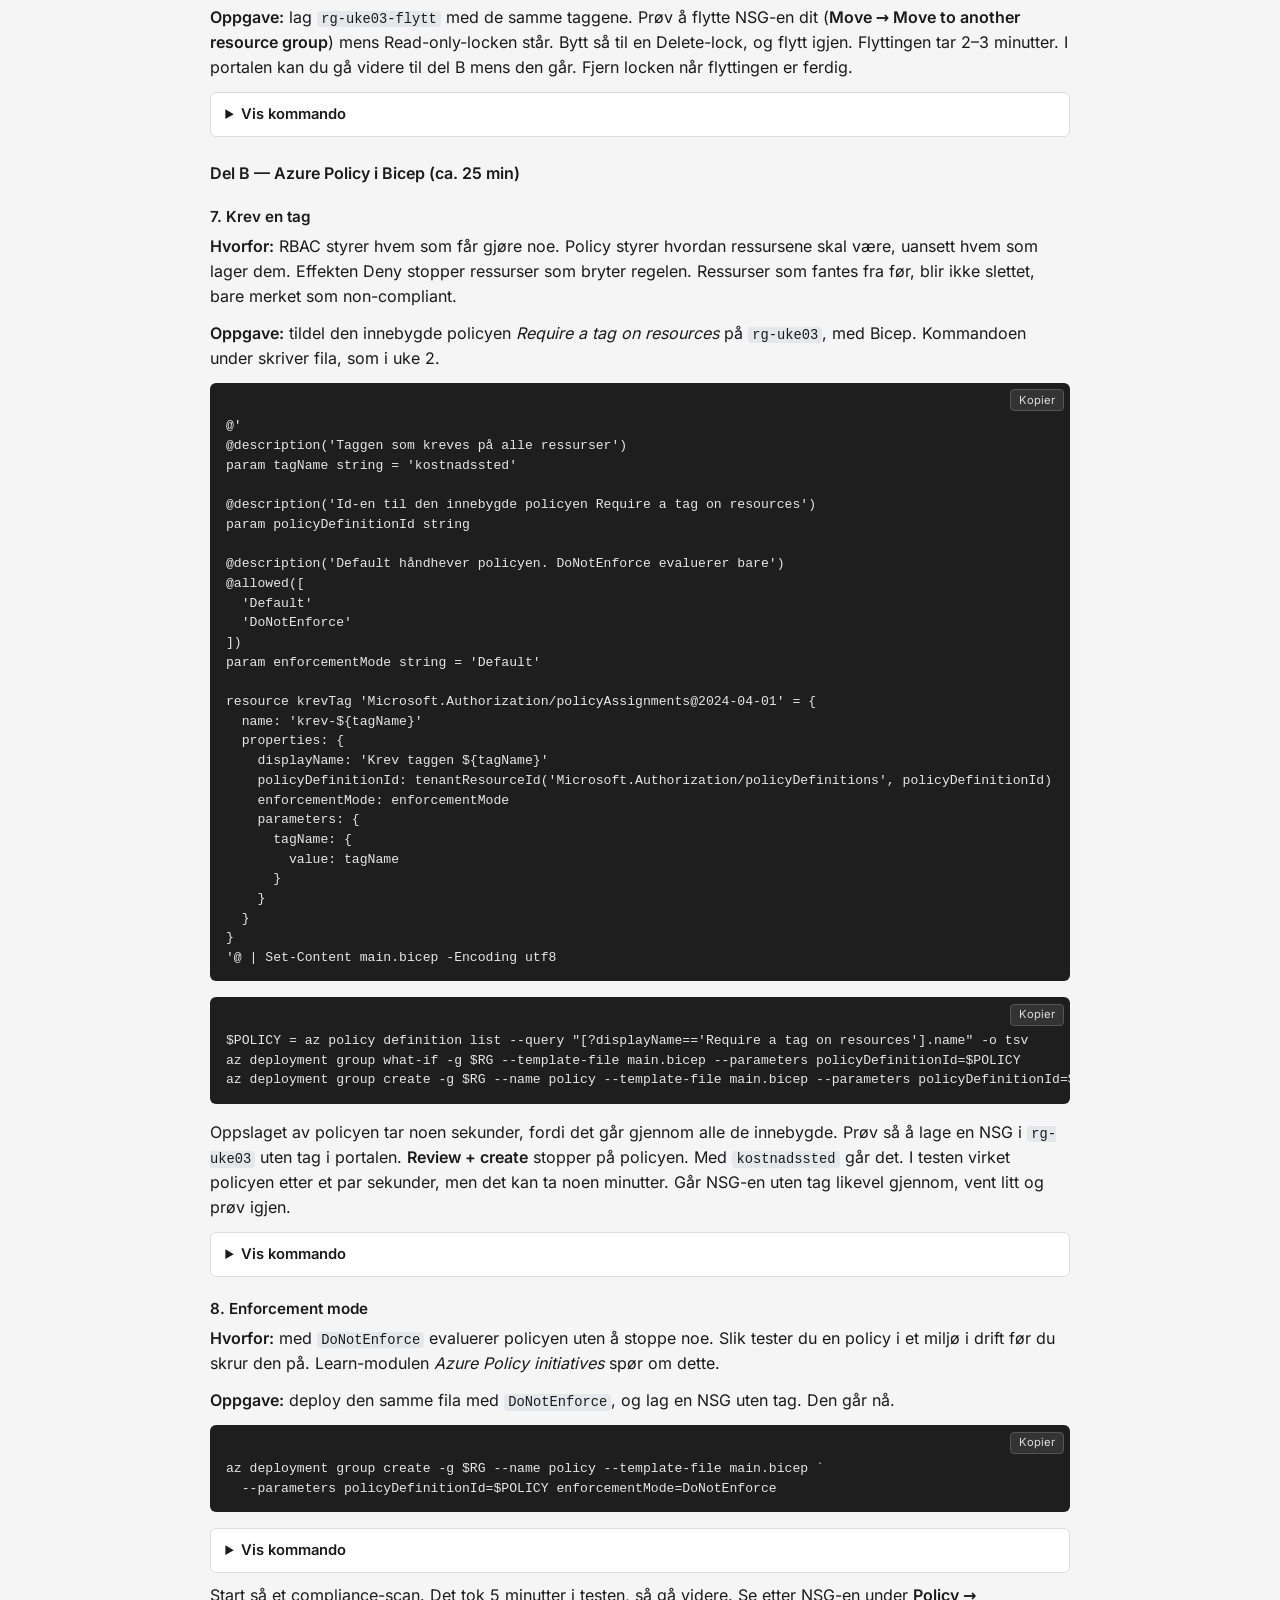
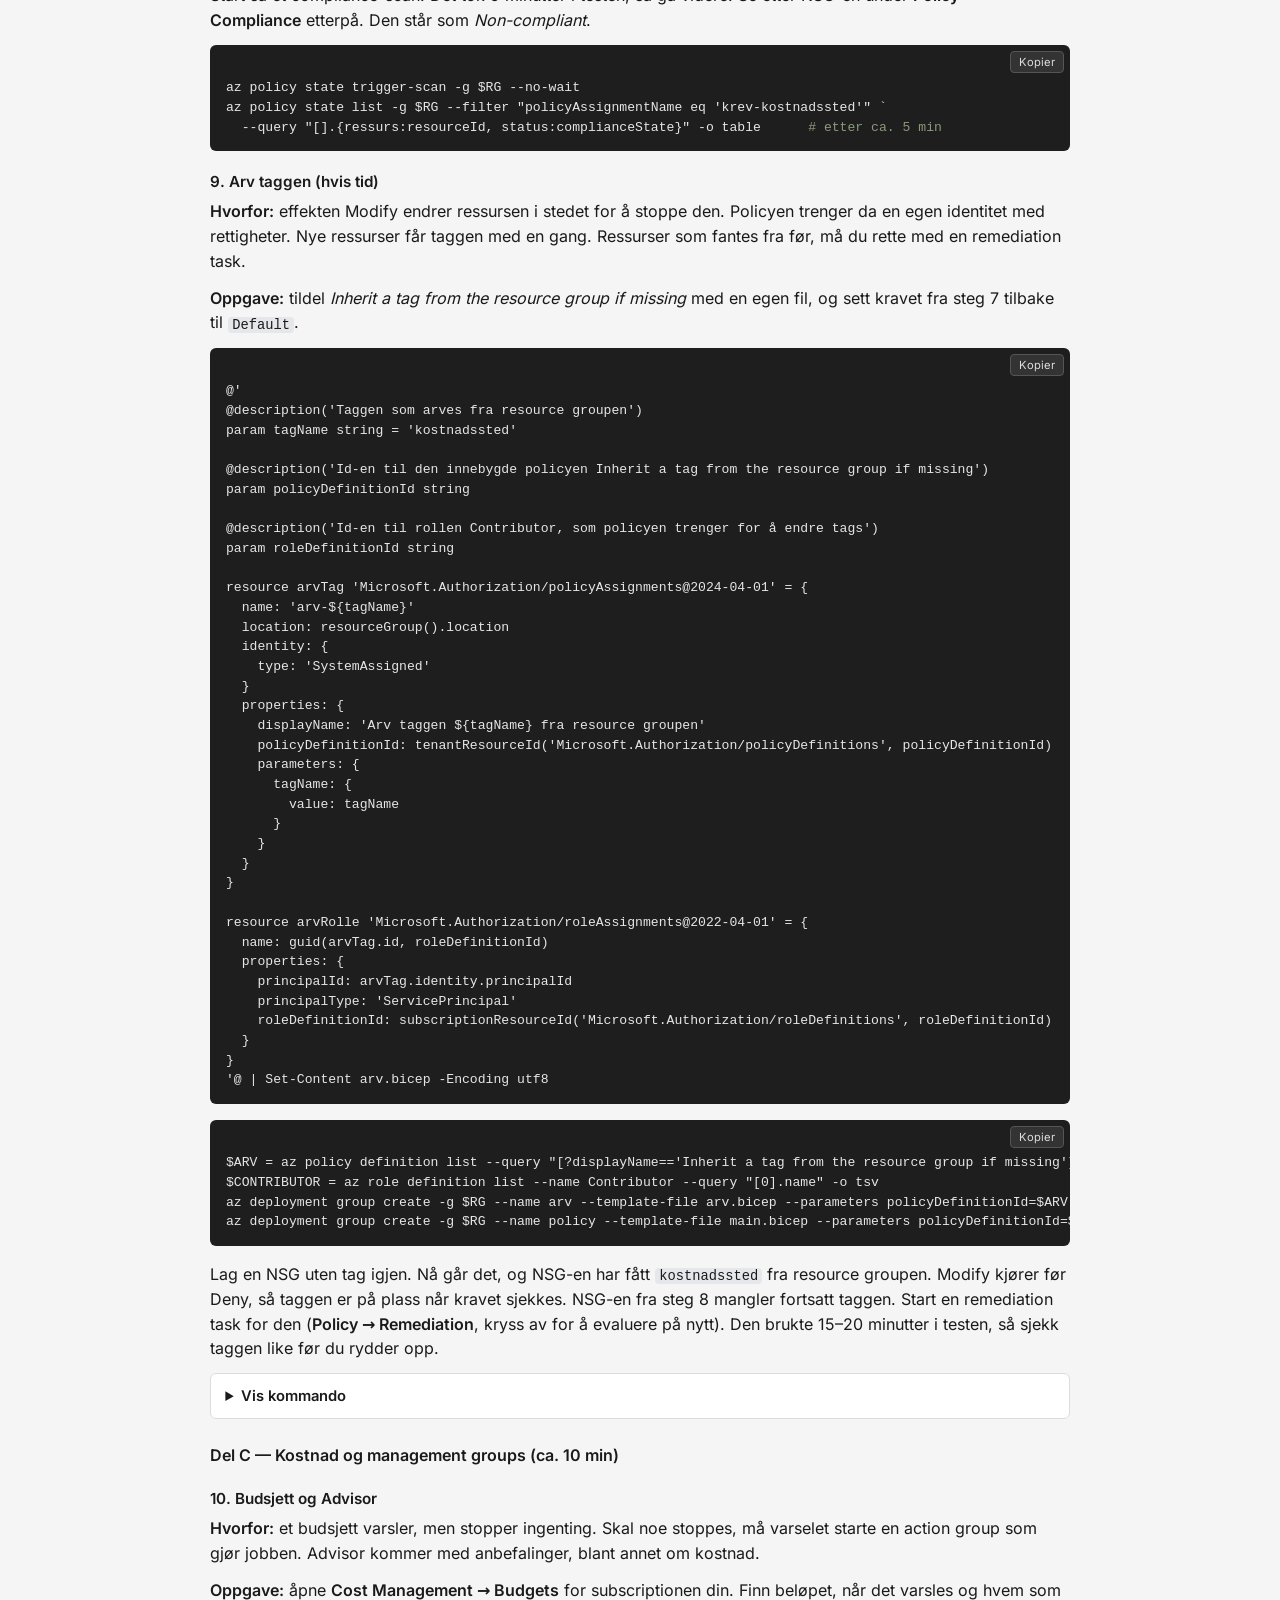
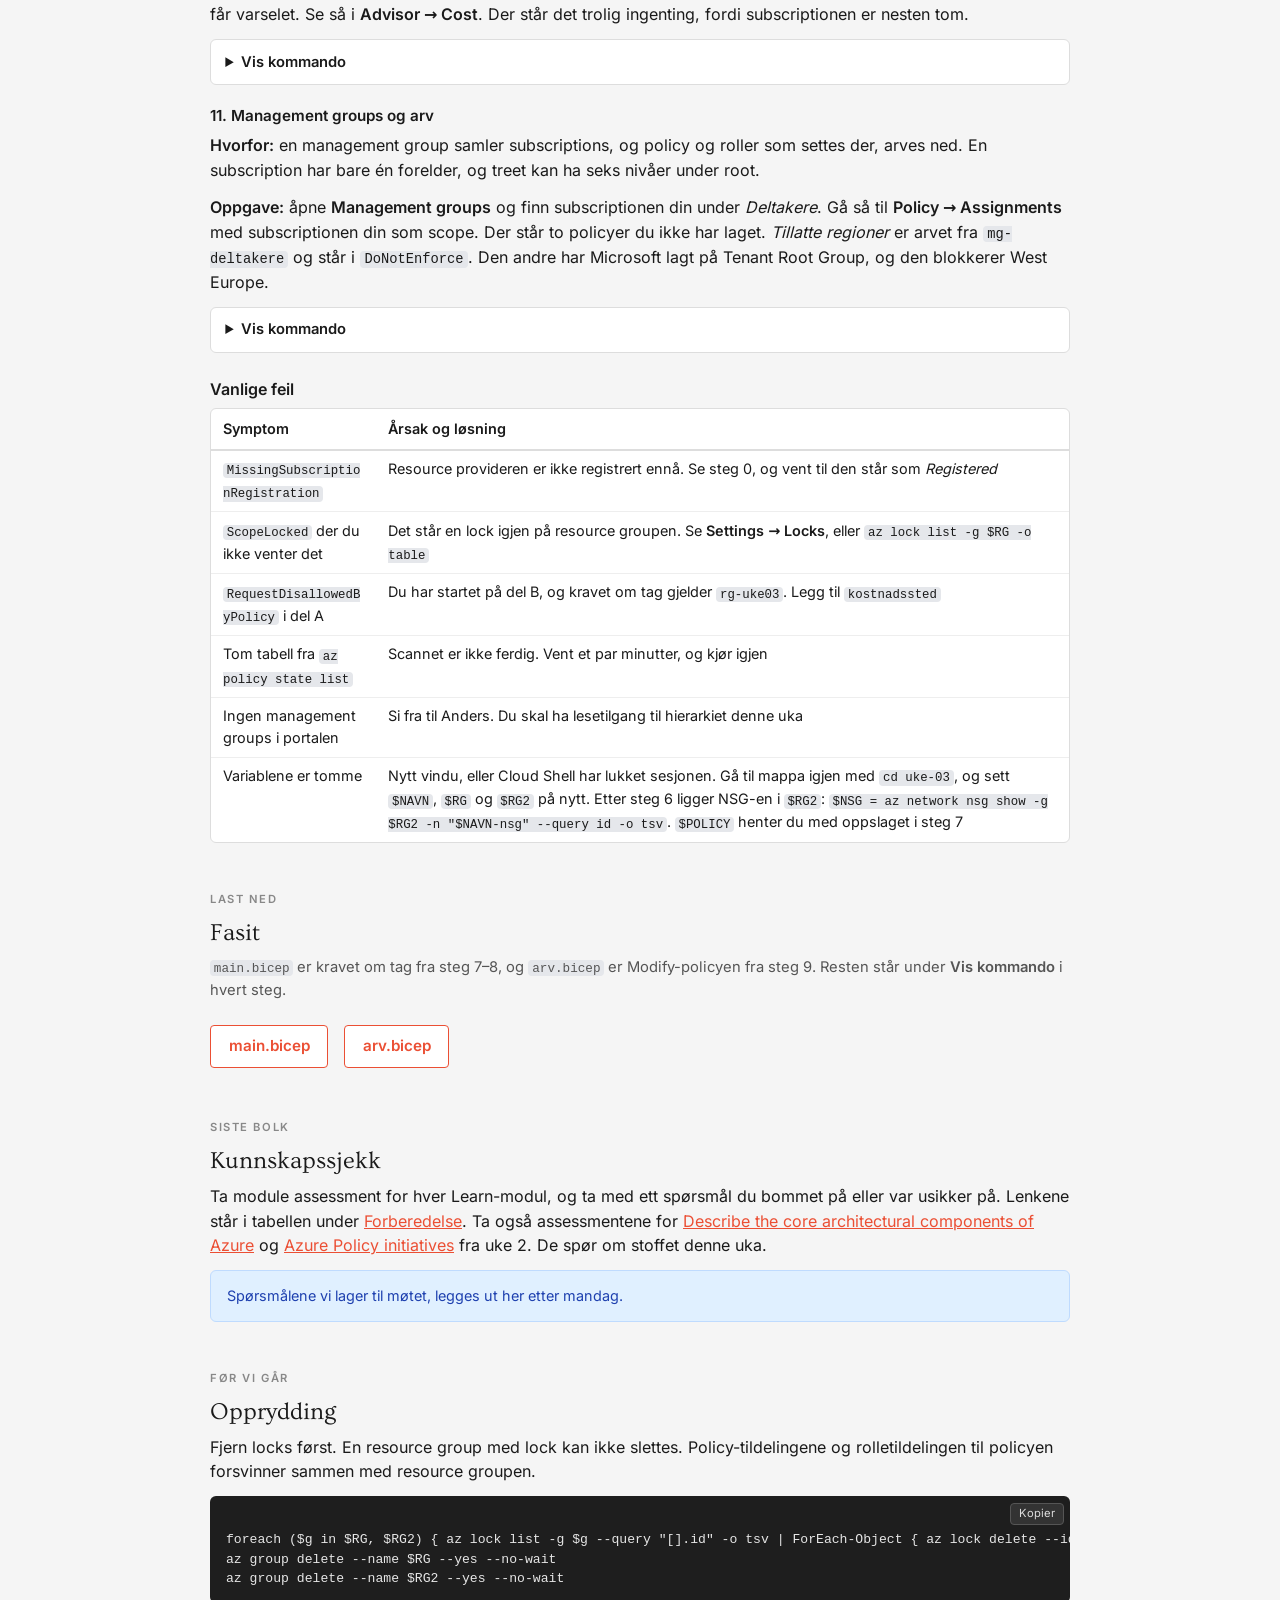
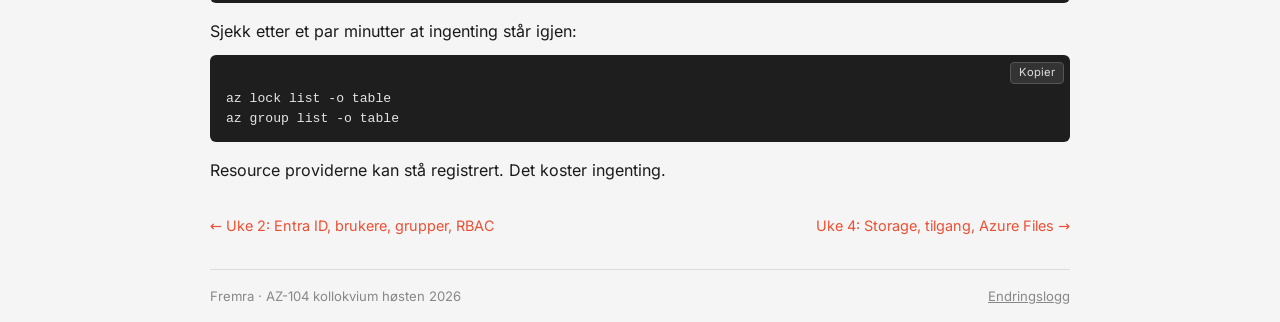
<file: uke-03/index.html>
<!DOCTYPE html>
<html lang="nb">
<head>
<meta charset="utf-8">
<meta name="viewport" content="width=device-width, initial-scale=1">
<title>Uke 3 · AZ-104 · Fremra</title>
<meta name="robots" content="noindex, nofollow">
<meta name="description" content="AZ-104 uke 3: Subscriptions og governance. Forberedelse, lab og kunnskapssjekk.">
<link rel="icon" type="image/svg+xml" href="../assets/favicon.svg">
<link rel="stylesheet" href="../assets/side.css">
<script src="../assets/side.js" defer></script>
</head>
<body>
<div class="wrap">

<header>
  <a class="header-brand" href="../" aria-label="AZ-104 — til forsiden">
    <svg xmlns="http://www.w3.org/2000/svg" viewBox="0 0 884.51 302.23" aria-hidden="true" class="logo-svg">
      <g fill="#eb4f34">
        <polygon points="11.78 201.94 5.46 201.94 5.46 294.12 28.71 294.12 28.71 260.97 79.25 260.97 79.25 240.05 28.71 240.05 28.71 222.86 85.67 222.86 85.67 201.94 28.71 201.94 11.78 201.94"/>
        <path d="M224.12,227.53c-5.73-2.57-12.5-3.85-20.29-3.85s-14.33,1.45-20.16,4.34c-5.82,2.89-10.41,7.02-13.76,12.38-3.35,5.37-5.02,11.76-5.02,19.19,0,8.35,1.67,15.18,5.02,20.5,3.35,5.32,7.98,9.22,13.9,11.7,5.91,2.48,12.73,3.71,20.43,3.71s14.19-1.1,19.74-3.3c5.55-2.2,9.86-5.25,12.93-9.15,3.07-3.9,4.61-8.37,4.61-13.41v-1.51h-23.25v1.38c0,2.48-1.06,4.36-3.16,5.64-2.11,1.29-6.01,1.93-11.69,1.93-6.42,0-10.85-1.12-13.28-3.37-2.15-1.99-3.35-5.23-3.59-9.7h55.26c.18-1.19.3-2.27.34-3.23.04-.96.07-2.04.07-3.23,0-7.34-1.58-13.53-4.75-18.57-3.16-5.04-7.62-8.85-13.35-11.42ZM186.81,252.16c.49-3.14,1.57-5.53,3.26-7.15,2.38-2.29,6.79-3.44,13.21-3.44s10.46.99,12.93,2.96c2.04,1.62,3.22,4.18,3.58,7.64h-32.99Z"/>
        <path d="M366.46,227.19c-3.85-2.34-8.76-3.51-14.72-3.51s-10.66,1.08-14.38,3.23c-3.72,2.16-6.49,4.93-8.32,8.33-1.84,3.39-3.03,7.02-3.58,10.87h-1.36c-.38-3.26-1.18-6.31-2.42-9.15-1.79-4.08-4.59-7.31-8.39-9.7-3.81-2.38-8.74-3.58-14.79-3.58-5.69,0-10.32,1.06-13.9,3.16-3.58,2.11-6.26,4.86-8.05,8.26-1.79,3.39-2.96,7.02-3.51,10.87h-1.24v-20.91h-21.74v69.07h23.25v-35.36c0-5.23.96-8.92,2.89-11.07,1.92-2.15,5.78-3.23,11.56-3.23s9.54,1.03,11.56,3.1c2.02,2.06,3.03,5.76,3.03,11.08v35.5h23.25v-35.36c0-5.23.96-8.92,2.89-11.07,1.93-2.15,5.78-3.23,11.56-3.23s9.68,1.03,11.69,3.1c2.02,2.06,3.03,5.76,3.03,11.08v35.5h23.25v-43.61c0-5.23-.96-9.84-2.89-13.83-1.93-3.99-4.82-7.15-8.67-9.49Z"/>
        <path d="M514.91,227.4c-5.14-2.48-11.65-3.72-19.54-3.72s-14.4,1.22-20.09,3.65c-5.69,2.43-10.09,5.87-13.21,10.32-3.12,4.45-4.68,9.65-4.68,15.61v.28h23.25v-.55c0-3.48.98-5.87,2.96-7.15,1.97-1.28,5.3-1.93,9.98-1.93,5.14,0,8.69.64,10.66,1.93,1.97,1.28,2.96,3.95,2.96,7.98v1.93l-28.89,2.89c-5.05.55-9.22,1.6-12.52,3.16-3.3,1.56-5.76,3.6-7.36,6.12-1.6,2.52-2.41,5.48-2.41,8.87,0,5.78,2.13,10.34,6.4,13.69,4.26,3.35,10.2,5.02,17.82,5.02s13.55-1.49,18.09-4.47c4.54-2.98,7.5-6.99,8.88-12.04h1.24v15.13h21.74v-40.04c0-6.23-1.26-11.63-3.78-16.16-2.52-4.54-6.35-8.05-11.49-10.52ZM505.07,274.52c-1.42,1.7-3.6,2.89-6.54,3.58-2.94.69-6.79,1.03-11.56,1.03-2.48,0-4.36-.28-5.64-.83-1.28-.55-1.92-1.56-1.92-3.03,0-1.19.41-2.11,1.24-2.75.83-.64,2.16-1.01,3.99-1.1l22.5-2.59c-.19,2.36-.88,4.26-2.07,5.68Z"/>
        <path d="M153.82,226.78c-3.16-2.06-7.32-3.1-12.45-3.1-4.59,0-8.49.83-11.69,2.48-3.21,1.65-5.73,3.94-7.57,6.88-1.84,2.94-3.07,6.33-3.71,10.18h-1.24v-18.16h-21.74v69.07h23.25v-40.73c0-3.48.8-6.05,2.41-7.7,1.6-1.65,4.42-2.48,8.46-2.48,3.76,0,6.4.71,7.91,2.13,1.51,1.42,2.27,3.83,2.27,7.22v7.7h4.06l18.72-18.72c-.36-2.22-.93-4.31-1.72-6.26-1.47-3.62-3.78-6.47-6.95-8.53Z"/>
        <path d="M444.93,226.78c-3.16-2.06-7.32-3.1-12.45-3.1-4.59,0-8.49.83-11.69,2.48-3.21,1.65-5.73,3.94-7.57,6.88-1.84,2.94-3.07,6.33-3.71,10.18h-1.24v-18.16h-21.74v69.07h23.25v-40.73c0-3.48.8-6.05,2.41-7.7,1.6-1.65,4.42-2.48,8.46-2.48,3.76,0,6.4.71,7.91,2.13,1.51,1.42,2.27,3.83,2.27,7.22v7.7h4.06l18.72-18.72c-.36-2.22-.93-4.31-1.72-6.26-1.47-3.62-3.78-6.47-6.95-8.53Z"/>
        <path d="M703.31,6.83h0s0,0,0,0l-113.17,217.65h0v69.65h69.65s0,0,0,0l217.64-113.17h0V6.83h-174.12ZM835.62,59.46h-62.01v27.72h54.34v17.85h-54.34v39.64h-20.65V41.62h82.66v17.85Z"/>
      </g>
    </svg>
    <span class="header-wordmark">AZ-104</span>
  </a>
  <nav class="top">
    <a href="../#ukeplan">← Alle uker</a>
    <a href="#forberedelse">Forberedelse</a>
    <a href="#lab">Lab</a>
    <a href="#fasit">Fasit</a>
    <a href="#kunnskapssjekk">Kunnskapssjekk</a>
    <a href="#opprydding">Opprydding</a>
  </nav>
</header>

<div class="hero">
  <div class="crumb"><a href="../">AZ-104</a> › Uke 3</div>
  <h1>Uke 3 · Subscriptions og governance</h1>
  <div class="facts">
    <div class="fact"><div class="k">Møte</div><div class="v">Mandag 19. oktober</div><div class="s">kl. 17–19 i DEG16</div></div>
    <div class="fact"><div class="k">Temaeier</div><div class="v">Svein-Tore</div></div>
    <div class="fact"><div class="k">Duffy</div><div class="v">1 t 7 min</div><div class="s">54 min på 1,25× · 13 forelesninger</div></div>
    <div class="fact"><div class="k">Learn</div><div class="v">68 min</div><div class="s">2 moduler</div></div>
  </div>
</div>

<!-- ======================================================================
     Forberedelse
     ====================================================================== -->
<section id="forberedelse">
  <div class="eyebrow">Før møtet</div>
  <h2>Forberedelse</h2>
  <p class="section-lead">Se Duffy-seksjonene hjemme før mandag, i ditt eget tempo.</p>

  <h3>Scott Duffy · hjemme</h3>
  <div class="table-wrap">
    <table>
      <thead><tr><th class="tall">#</th><th>Seksjon</th><th class="tall">Forel.</th><th class="tall">Video</th><th class="tall m-skjul">1,25×</th></tr></thead>
      <tbody>
          <tr><td class="tall">7</td><td>Manage subscriptions and governance</td><td class="tall">13</td><td class="tall">1 t 7 min</td><td class="tall m-skjul">54 min</td></tr>
      </tbody>
      <tfoot><tr><td></td><td>Sum</td><td class="tall">13</td><td class="tall">1 t 7 min</td><td class="tall m-skjul">54 min</td></tr></tfoot>
    </table>
  </div>
  <p class="table-note">Ren videotid. Artikler og oppgaver kommer i tillegg. Kurset ligger på <a href="https://www.udemy.com/course/70533-azure/">Udemy</a>.</p>

  <h3>Microsofts prep-video · hjemme</h3>
  <p>
    <a target="_blank" rel="noopener" href="https://learn.microsoft.com/en-us/shows/exam-readiness-zone/preparing-for-az-104-manage-azure-identities-and-governance-1-of-5">Preparing for AZ-104: Manage Azure identities and governance (1 of 5)</a>,
    ca. 15 min. Microsoft går gjennom hva eksamen måler i hele domenet, også stoffet fra uke 2. Governance
    starter på 08:40.
  </p>

  <h3>Microsoft Learn · i møtet</h3>
  <p>
    Læringsstien <a target="_blank" rel="noopener" href="https://learn.microsoft.com/en-us/training/paths/az-104-manage-identities-governance/">AZ-104: Manage identities and governance in Azure</a>, modul 5–6.
    Vi gjør modulene sammen, og temaeieren har kjørt dem gjennom på forhånd. Les gjerne gjennom dem før møtet.
  </p>
  <div class="table-wrap">
    <table>
      <thead><tr><th>Modul</th><th class="tall">Min</th><th class="tall">Øvelser</th><th class="tall">Module assessment</th></tr></thead>
      <tbody>
        <tr><td><a target="_blank" rel="noopener" href="https://learn.microsoft.com/en-us/training/modules/secure-azure-resources-with-rbac/">Secure your Azure resources with Azure role-based access control (Azure RBAC)</a></td><td class="tall">37</td><td class="tall">3</td><td class="tall"><a target="_blank" rel="noopener" href="https://learn.microsoft.com/en-us/training/modules/secure-azure-resources-with-rbac/7-knowledge-check-rbac">Åpne</a></td></tr>
        <tr><td><a target="_blank" rel="noopener" href="https://learn.microsoft.com/en-us/training/modules/allow-users-reset-their-password/">Allow users to reset their password with Microsoft Entra self-service password reset</a></td><td class="tall">31</td><td class="tall">2</td><td class="tall">–</td></tr>
      </tbody>
      <tfoot><tr><td>2 moduler</td><td class="tall">68</td><td></td><td></td></tr></tfoot>
    </table>
  </div>
  <p class="table-note">Minuttene er Learns eget anslag. I møtet bygger alle i sin egen subscription.</p>
</section>

<!-- ======================================================================
     Lab
     ====================================================================== -->
<section id="lab">
  <div class="eyebrow">Lab · 60 min</div>
  <h2>Tags, locks og Azure Policy</h2>
  <p class="section-lead">
    Ingen av Learn-øvelsene dekker governance-delen av studieguiden, så her er en egen lab. Hvert steg er en
    oppgave du løser i portalen. Står du fast, eller vil du sjekke resultatet, ligger kommandoen under
    <b>Vis kommando</b>. Del A er tags og locks, del B er Azure Policy i Bicep, og del C er kostnad og
    management groups. Fasiten ligger <a href="#fasit">under labben</a>.
  </p>

  <h3>Før møtet</h3>
  <p>
    Samme oppsett som i <a href="../uke-02/#lab">uke 2</a>: portalen i et privat vindu med lab-brukeren, og
    <code>az</code> lokalt med kursprofilen eller i Cloud Shell. Lag en mappe til labben, og sett variablene
    én gang:
  </p>
<pre><code>mkdir uke-03
cd uke-03
$NAVN = "&lt;fornavn&gt;"      <span class="kom"># små bokstaver, f.eks. svein-tore</span>
$RG = "rg-uke03"
$RG2 = "rg-uke03-flytt"</code></pre>
  <p>Tjenestene i portalen finner du raskest i søkefeltet øverst.</p>

  <h3>Del A — Subscription, tags og locks (ca. 20 min)</h3>

  <h4>0. Registrer resource providers</h4>
  <p>
    <b>Hvorfor:</b> en subscription kan bare bruke en tjeneste når resource provideren for den er registrert.
    Policy-compliance og Advisor er ikke registrert hos oss ennå. Det tar et par minutter, så start nå.
  </p>
  <p>
    <b>Oppgave:</b> åpne subscriptionen din → <b>Resource providers</b>, og registrer
    <code>Microsoft.PolicyInsights</code> og <code>Microsoft.Advisor</code>. Status går fra
    <i>Registering</i> til <i>Registered</i>.
  </p>
  <details><summary>Vis kommando</summary><div>
<pre><code>az provider register --namespace Microsoft.PolicyInsights
az provider register --namespace Microsoft.Advisor
az provider show --namespace Microsoft.PolicyInsights --query registrationState -o tsv</code></pre>
  </div></details>

  <h4>1. Resource group med tags</h4>
  <p>
    <b>Hvorfor:</b> tags er nøkkel og verdi som brukes til kostnadsfordeling og oversikt. Taggen
    <code>kostnadssted</code> går igjen i hele labben.
  </p>
  <p>
    <b>Oppgave:</b> lag <code>rg-uke03</code> i Norway East med taggene <code>eier</code> = fornavnet ditt og
    <code>kostnadssted</code> = <code>1234</code>.
  </p>
  <details><summary>Vis kommando</summary><div>
<pre><code>az group create --name $RG --location norwayeast --tags eier=$NAVN kostnadssted=1234 --query tags</code></pre>
  </div></details>

  <h4>2. En ressurs i gruppen</h4>
  <p>
    <b>Hvorfor:</b> tags arves ikke. Det spør eksamen om.
  </p>
  <p>
    <b>Oppgave:</b> lag en network security group (NSG) som heter <code>&lt;fornavn&gt;-nsg</code>, i
    <code>rg-uke03</code>, uten tags. Den er gratis. Se så på taggene til NSG-en. Den har ingen, selv om resource
    groupen har to. I steg 9 lager vi en policy som gir nye ressurser taggen automatisk.
  </p>
  <details><summary>Vis kommando</summary><div>
<pre><code>az network nsg create -g $RG -n "$NAVN-nsg" --query NewNSG.tags</code></pre>
  </div></details>

  <h4>3. Merge og Replace</h4>
  <p>
    <b>Hvorfor:</b> portalen legger bare til tags. Med <code>az</code> og PowerShell kan du også erstatte alle
    på én gang, og da forsvinner de du hadde. Eksamen spør hvilken kommando som beholder dem.
  </p>
  <p><b>Oppgave:</b> dette steget gjør du med <code>az</code>, fordi forskjellen bare finnes der.</p>
<pre><code>$NSG = az network nsg show -g $RG -n "$NAVN-nsg" --query id -o tsv
az tag update --resource-id $NSG --operation Merge --tags miljo=lab --query properties.tags
az tag update --resource-id $NSG --operation Merge --tags app=web --query properties.tags
az tag update --resource-id $NSG --operation Replace --tags miljo=test --query properties.tags</code></pre>
  <p>
    Etter de to Merge-ene har NSG-en begge taggene. Etter Replace står bare <code>miljo=test</code> igjen.
    <code>az resource tag</code> erstatter også, med mindre du legger til <code>--is-incremental</code>.
  </p>

  <h4>4. Delete-lock</h4>
  <p>
    <b>Hvorfor:</b> en lock beskytter mot uhell, og den gjelder alle, også Owner. RBAC bestemmer hvem som får
    gjøre noe. En lock stopper handlingen for alle.
  </p>
  <p>
    <b>Oppgave:</b> legg en lock av typen <b>Delete</b> på <code>rg-uke03</code> (<b>Settings → Locks</b>). Prøv
    så å slette NSG-en, legg til en tag på den, og prøv til slutt å slette hele resource groupen. Slettingene
    feiler, men taggen går inn. I <code>az</code> heter typen <code>CanNotDelete</code>, og feilen er
    <code>ScopeLocked</code>.
  </p>
  <details><summary>Vis kommando</summary><div>
<pre><code>az lock create --name ikke-slett --lock-type CanNotDelete -g $RG --query level -o tsv
az network nsg delete --ids $NSG
az tag update --resource-id $NSG --operation Merge --tags app=web --query properties.tags
az group delete --name $RG      <span class="kom"># svar y. Den skal feile</span></code></pre>
  </div></details>

  <h4>5. Read-only-lock</h4>
  <p>
    <b>Hvorfor:</b> Read-only stopper all skriving, ikke bare sletting, og det rammer mer enn man tror. Nøklene
    til en storage account kan for eksempel ikke listes, fordi det er et skrivekall (POST).
  </p>
  <p>
    <b>Oppgave:</b> endre locken til <b>Read-only</b>. Prøv å legge til en tag på NSG-en og en inbound-regel som
    tillater port 443. Begge feiler.
  </p>
  <details><summary>Vis kommando</summary><div>
<pre><code>az lock delete --name ikke-slett -g $RG
az lock create --name skrivebeskyttet --lock-type ReadOnly -g $RG --query level -o tsv
az tag update --resource-id $NSG --operation Merge --tags eier=$NAVN --query properties.tags
az network nsg rule create -g $RG --nsg-name "$NAVN-nsg" -n tillat-https --priority 100 `
  --destination-port-ranges 443 --access Allow --protocol Tcp --query name</code></pre>
  </div></details>

  <h4>6. Flytt ressursen</h4>
  <p>
    <b>Hvorfor:</b> ressurser kan flyttes mellom resource groups og subscriptions. Regionen blir den samme, men
    resource-id-en endres, fordi navnet på resource groupen er en del av den. En Read-only-lock stopper
    flyttingen. En Delete-lock gjør det ikke.
  </p>
  <p>
    <b>Oppgave:</b> lag <code>rg-uke03-flytt</code> med de samme taggene. Prøv å flytte NSG-en dit
    (<b>Move → Move to another resource group</b>) mens Read-only-locken står. Bytt så til en Delete-lock, og flytt
    igjen. Flyttingen tar 2–3 minutter. I portalen kan du gå videre til del B mens den går. Fjern locken når
    flyttingen er ferdig.
  </p>
  <details><summary>Vis kommando</summary><div>
<pre><code>az group create -n $RG2 -l norwayeast --tags eier=$NAVN kostnadssted=1234 --query name -o tsv
az resource move --destination-group $RG2 --ids $NSG      <span class="kom"># feiler med ScopeLocked</span>
az lock delete --name skrivebeskyttet -g $RG
az lock create --name ikke-slett --lock-type CanNotDelete -g $RG --query level -o tsv
az resource move --destination-group $RG2 --ids $NSG      <span class="kom"># går</span>
az lock delete --name ikke-slett -g $RG
az resource list -g $RG2 --query "[].{navn:name, region:location, id:id}" -o table</code></pre>
  </div></details>

  <h3>Del B — Azure Policy i Bicep (ca. 25 min)</h3>

  <h4>7. Krev en tag</h4>
  <p>
    <b>Hvorfor:</b> RBAC styrer hvem som får gjøre noe. Policy styrer hvordan ressursene skal være, uansett hvem
    som lager dem. Effekten Deny stopper ressurser som bryter regelen. Ressurser som fantes fra før, blir
    ikke slettet, bare merket som non-compliant.
  </p>
  <p>
    <b>Oppgave:</b> tildel den innebygde policyen <i>Require a tag on resources</i> på <code>rg-uke03</code>, med
    Bicep. Kommandoen under skriver fila, som i uke 2.
  </p>
<pre><code>@'
@description('Taggen som kreves på alle ressurser')
param tagName string = 'kostnadssted'

@description('Id-en til den innebygde policyen Require a tag on resources')
param policyDefinitionId string

@description('Default håndhever policyen. DoNotEnforce evaluerer bare')
@allowed([
  'Default'
  'DoNotEnforce'
])
param enforcementMode string = 'Default'

resource krevTag 'Microsoft.Authorization/policyAssignments@2024-04-01' = {
  name: 'krev-${tagName}'
  properties: {
    displayName: 'Krev taggen ${tagName}'
    policyDefinitionId: tenantResourceId('Microsoft.Authorization/policyDefinitions', policyDefinitionId)
    enforcementMode: enforcementMode
    parameters: {
      tagName: {
        value: tagName
      }
    }
  }
}
'@ | Set-Content main.bicep -Encoding utf8</code></pre>
<pre><code>$POLICY = az policy definition list --query "[?displayName=='Require a tag on resources'].name" -o tsv
az deployment group what-if -g $RG --template-file main.bicep --parameters policyDefinitionId=$POLICY
az deployment group create -g $RG --name policy --template-file main.bicep --parameters policyDefinitionId=$POLICY</code></pre>
  <p>
    Oppslaget av policyen tar noen sekunder, fordi det går gjennom alle de innebygde. Prøv så å lage en NSG i
    <code>rg-uke03</code> uten tag i portalen. <b>Review + create</b> stopper på policyen. Med
    <code>kostnadssted</code> går det. I testen virket policyen etter et par sekunder, men det kan ta noen minutter.
    Går NSG-en uten tag likevel gjennom, vent litt og prøv igjen.
  </p>
  <details><summary>Vis kommando</summary><div>
<pre><code>az network nsg create -g $RG -n "$NAVN-uten-tag"      <span class="kom"># RequestDisallowedByPolicy</span>
az network nsg create -g $RG -n "$NAVN-med-tag" --tags kostnadssted=1234 --query NewNSG.name -o tsv</code></pre>
  </div></details>

  <h4>8. Enforcement mode</h4>
  <p>
    <b>Hvorfor:</b> med <code>DoNotEnforce</code> evaluerer policyen uten å stoppe noe. Slik tester du en policy i
    et miljø i drift før du skrur den på. Learn-modulen <i>Azure Policy initiatives</i> spør om dette.
  </p>
  <p>
    <b>Oppgave:</b> deploy den samme fila med <code>DoNotEnforce</code>, og lag en NSG uten tag. Den går nå.
  </p>
<pre><code>az deployment group create -g $RG --name policy --template-file main.bicep `
  --parameters policyDefinitionId=$POLICY enforcementMode=DoNotEnforce</code></pre>
  <details><summary>Vis kommando</summary><div>
<pre><code>az network nsg create -g $RG -n "$NAVN-ikke-haandhevet" --query NewNSG.name -o tsv</code></pre>
  </div></details>
  <p>
    Start så et compliance-scan. Det tok 5 minutter i testen, så gå videre. Se etter NSG-en under
    <b>Policy → Compliance</b> etterpå. Den står som <i>Non-compliant</i>.
  </p>
<pre><code>az policy state trigger-scan -g $RG --no-wait
az policy state list -g $RG --filter "policyAssignmentName eq 'krev-kostnadssted'" `
  --query "[].{ressurs:resourceId, status:complianceState}" -o table      <span class="kom"># etter ca. 5 min</span></code></pre>

  <h4>9. Arv taggen (hvis tid)</h4>
  <p>
    <b>Hvorfor:</b> effekten Modify endrer ressursen i stedet for å stoppe den. Policyen trenger da en egen
    identitet med rettigheter. Nye ressurser får taggen med en gang. Ressurser som fantes fra før, må du rette
    med en remediation task.
  </p>
  <p>
    <b>Oppgave:</b> tildel <i>Inherit a tag from the resource group if missing</i> med en egen fil, og sett
    kravet fra steg 7 tilbake til <code>Default</code>.
  </p>
<pre><code>@'
@description('Taggen som arves fra resource groupen')
param tagName string = 'kostnadssted'

@description('Id-en til den innebygde policyen Inherit a tag from the resource group if missing')
param policyDefinitionId string

@description('Id-en til rollen Contributor, som policyen trenger for å endre tags')
param roleDefinitionId string

resource arvTag 'Microsoft.Authorization/policyAssignments@2024-04-01' = {
  name: 'arv-${tagName}'
  location: resourceGroup().location
  identity: {
    type: 'SystemAssigned'
  }
  properties: {
    displayName: 'Arv taggen ${tagName} fra resource groupen'
    policyDefinitionId: tenantResourceId('Microsoft.Authorization/policyDefinitions', policyDefinitionId)
    parameters: {
      tagName: {
        value: tagName
      }
    }
  }
}

resource arvRolle 'Microsoft.Authorization/roleAssignments@2022-04-01' = {
  name: guid(arvTag.id, roleDefinitionId)
  properties: {
    principalId: arvTag.identity.principalId
    principalType: 'ServicePrincipal'
    roleDefinitionId: subscriptionResourceId('Microsoft.Authorization/roleDefinitions', roleDefinitionId)
  }
}
'@ | Set-Content arv.bicep -Encoding utf8</code></pre>
<pre><code>$ARV = az policy definition list --query "[?displayName=='Inherit a tag from the resource group if missing'].name" -o tsv
$CONTRIBUTOR = az role definition list --name Contributor --query "[0].name" -o tsv
az deployment group create -g $RG --name arv --template-file arv.bicep --parameters policyDefinitionId=$ARV roleDefinitionId=$CONTRIBUTOR
az deployment group create -g $RG --name policy --template-file main.bicep --parameters policyDefinitionId=$POLICY</code></pre>
  <p>
    Lag en NSG uten tag igjen. Nå går det, og NSG-en har fått <code>kostnadssted</code> fra resource groupen.
    Modify kjører før Deny, så taggen er på plass når kravet sjekkes. NSG-en fra steg 8 mangler fortsatt
    taggen. Start en remediation task for den (<b>Policy → Remediation</b>, kryss av for å evaluere på nytt).
    Den brukte 15–20 minutter i testen, så sjekk taggen like før du rydder opp.
  </p>
  <details><summary>Vis kommando</summary><div>
<pre><code>az network nsg create -g $RG -n "$NAVN-arvet" --query NewNSG.tags
az policy remediation create -g $RG --name arv --policy-assignment arv-kostnadssted `
  --resource-discovery-mode ReEvaluateCompliance --query provisioningState -o tsv
az policy remediation show -g $RG --name arv --query provisioningState -o tsv      <span class="kom"># Succeeded etter 15–20 min</span>
az network nsg show -g $RG -n "$NAVN-ikke-haandhevet" --query tags</code></pre>
  </div></details>

  <h3>Del C — Kostnad og management groups (ca. 10 min)</h3>

  <h4>10. Budsjett og Advisor</h4>
  <p>
    <b>Hvorfor:</b> et budsjett varsler, men stopper ingenting. Skal noe stoppes, må varselet starte en action
    group som gjør jobben. Advisor kommer med anbefalinger, blant annet om kostnad.
  </p>
  <p>
    <b>Oppgave:</b> åpne <b>Cost Management → Budgets</b> for subscriptionen din. Finn beløpet, når det varsles og
    hvem som får varselet. Se så i <b>Advisor → Cost</b>. Der står det trolig ingenting, fordi subscriptionen er
    nesten tom.
  </p>
  <details><summary>Vis kommando</summary><div>
<pre><code>az consumption budget list --query "[].{navn:name, belop:amount, periode:timeGrain}" -o table
az consumption budget list --query "[0].notifications" -o json
az advisor recommendation list --category Cost -o table</code></pre>
  </div></details>

  <h4>11. Management groups og arv</h4>
  <p>
    <b>Hvorfor:</b> en management group samler subscriptions, og policy og roller som settes der, arves ned. En
    subscription har bare én forelder, og treet kan ha seks nivåer under root.
  </p>
  <p>
    <b>Oppgave:</b> åpne <b>Management groups</b> og finn subscriptionen din under <i>Deltakere</i>. Gå så til
    <b>Policy → Assignments</b> med subscriptionen din som scope. Der står to policyer du ikke har laget.
    <i>Tillatte regioner</i> er arvet fra <code>mg-deltakere</code> og står i <code>DoNotEnforce</code>. Den
    andre har Microsoft lagt på Tenant Root Group, og den blokkerer West Europe.
  </p>
  <details><summary>Vis kommando</summary><div>
<pre><code>az account management-group show --name mg-deltakere --expand --query "children[].displayName" -o tsv
$SUB = az account show --query id -o tsv
$TOKEN = az account get-access-token --query accessToken -o tsv
$URL = "https://management.azure.com/subscriptions/$SUB/providers/Microsoft.Authorization/policyAssignments?api-version=2023-04-01&amp;`$filter=atScope()"
(Invoke-RestMethod -Uri $URL -Headers @{ Authorization = "Bearer $TOKEN" }).value.properties |
  Format-List displayName, scope, enforcementMode</code></pre>
  <p>
    <code>az policy assignment list</code> viser ikke policyer som er arvet fra en management group, selv om
    hjelpeteksten sier det. Derfor går vi rett mot API-et. <code>az rest</code> virker ikke her, fordi Windows
    PowerShell sender parentesene videre til <code>cmd.exe</code>, som feiler på dem.
  </p>
  </div></details>

  <h3 id="vanlige-feil">Vanlige feil</h3>
  <div class="table-wrap">
    <table>
      <thead><tr><th>Symptom</th><th>Årsak og løsning</th></tr></thead>
      <tbody>
        <tr><td><code>MissingSubscriptionRegistration</code></td><td>Resource provideren er ikke registrert ennå. Se steg 0, og vent til den står som <i>Registered</i></td></tr>
        <tr><td><code>ScopeLocked</code> der du ikke venter det</td><td>Det står en lock igjen på resource groupen. Se <b>Settings → Locks</b>, eller <code>az lock list -g $RG -o table</code></td></tr>
        <tr><td><code>RequestDisallowedByPolicy</code> i del A</td><td>Du har startet på del B, og kravet om tag gjelder <code>rg-uke03</code>. Legg til <code>kostnadssted</code></td></tr>
        <tr><td>Tom tabell fra <code>az policy state list</code></td><td>Scannet er ikke ferdig. Vent et par minutter, og kjør igjen</td></tr>
        <tr><td>Ingen management groups i portalen</td><td>Si fra til Anders. Du skal ha lesetilgang til hierarkiet denne uka</td></tr>
        <tr><td>Variablene er tomme</td><td>Nytt vindu, eller Cloud Shell har lukket sesjonen. Gå til mappa igjen med <code>cd uke-03</code>, og sett <code>$NAVN</code>, <code>$RG</code> og <code>$RG2</code> på nytt. Etter steg 6 ligger NSG-en i <code>$RG2</code>: <code>$NSG = az network nsg show -g $RG2 -n "$NAVN-nsg" --query id -o tsv</code>. <code>$POLICY</code> henter du med oppslaget i steg 7</td></tr>
      </tbody>
    </table>
  </div>
</section>

<!-- ======================================================================
     Fasit
     ====================================================================== -->
<section id="fasit">
  <div class="eyebrow">Last ned</div>
  <h2>Fasit</h2>
  <p class="section-lead">
    <code>main.bicep</code> er kravet om tag fra steg 7–8, og <code>arv.bicep</code> er Modify-policyen fra steg 9.
    Resten står under <b>Vis kommando</b> i hvert steg.
  </p>
  <div class="nedlast">
    <a class="btn-lenke sekundaer" href="main.bicep" download>main.bicep</a>
    <a class="btn-lenke sekundaer" href="arv.bicep" download>arv.bicep</a>
  </div>
</section>

<!-- ======================================================================
     Kunnskapssjekk
     ====================================================================== -->
<section id="kunnskapssjekk">
  <div class="eyebrow">Siste bolk</div>
  <h2>Kunnskapssjekk</h2>
  <p>Ta module assessment for hver Learn-modul, og ta med ett spørsmål du bommet på eller var usikker på. Lenkene står i tabellen under <a href="#forberedelse">Forberedelse</a>. Ta også assessmentene for <a target="_blank" rel="noopener" href="https://learn.microsoft.com/en-us/training/modules/describe-core-architectural-components-of-azure/8-knowledge-check">Describe the core architectural components of Azure</a> og <a target="_blank" rel="noopener" href="https://learn.microsoft.com/en-us/training/modules/sovereignty-policy-initiatives/check">Azure Policy initiatives</a> fra uke 2. De spør om stoffet denne uka.</p>
  <div class="callout info">Spørsmålene vi lager til møtet, legges ut her etter mandag.</div>
</section>

<!-- ======================================================================
     Opprydding
     ====================================================================== -->
<section id="opprydding">
  <div class="eyebrow">Før vi går</div>
  <h2>Opprydding</h2>
  <p>
    Fjern locks først. En resource group med lock kan ikke slettes. Policy-tildelingene og rolletildelingen til
    policyen forsvinner sammen med resource groupen.
  </p>
<pre><code>foreach ($g in $RG, $RG2) { az lock list -g $g --query "[].id" -o tsv | ForEach-Object { az lock delete --ids $_ } }
az group delete --name $RG --yes --no-wait
az group delete --name $RG2 --yes --no-wait</code></pre>
  <p>Sjekk etter et par minutter at ingenting står igjen:</p>
<pre><code>az lock list -o table
az group list -o table</code></pre>
  <p>Resource providerne kan stå registrert. Det koster ingenting.</p>
</section>

<nav class="pager" aria-label="Bla mellom ukene">
  <span><a href="../uke-02/">← Uke 2: Entra ID, brukere, grupper, RBAC</a></span>
  <span><a href="../uke-04/">Uke 4: Storage, tilgang, Azure Files →</a></span>
</nav>

<footer>
  <span>Fremra · AZ-104 kollokvium høsten 2026</span>
  <span><a href="../#endringslogg">Endringslogg</a></span>
</footer>

</div>
</body>
</html>
</file>
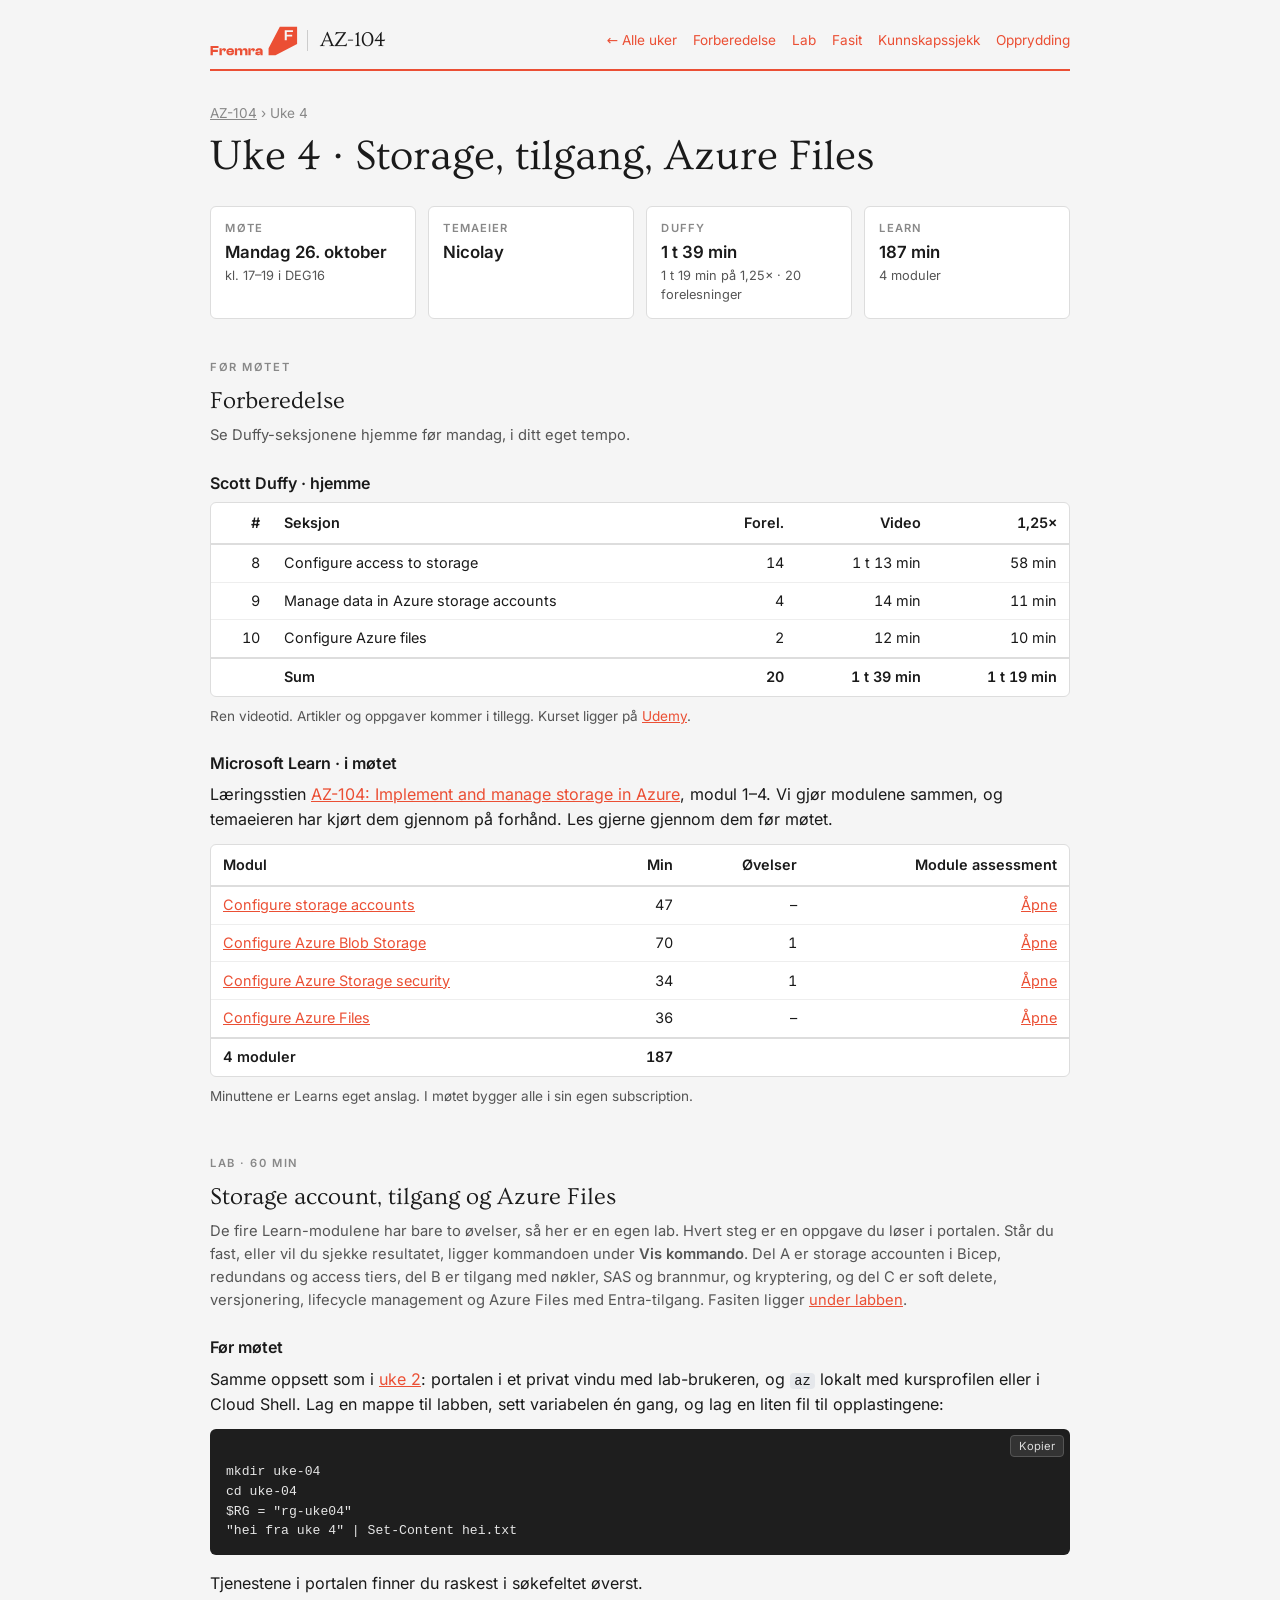
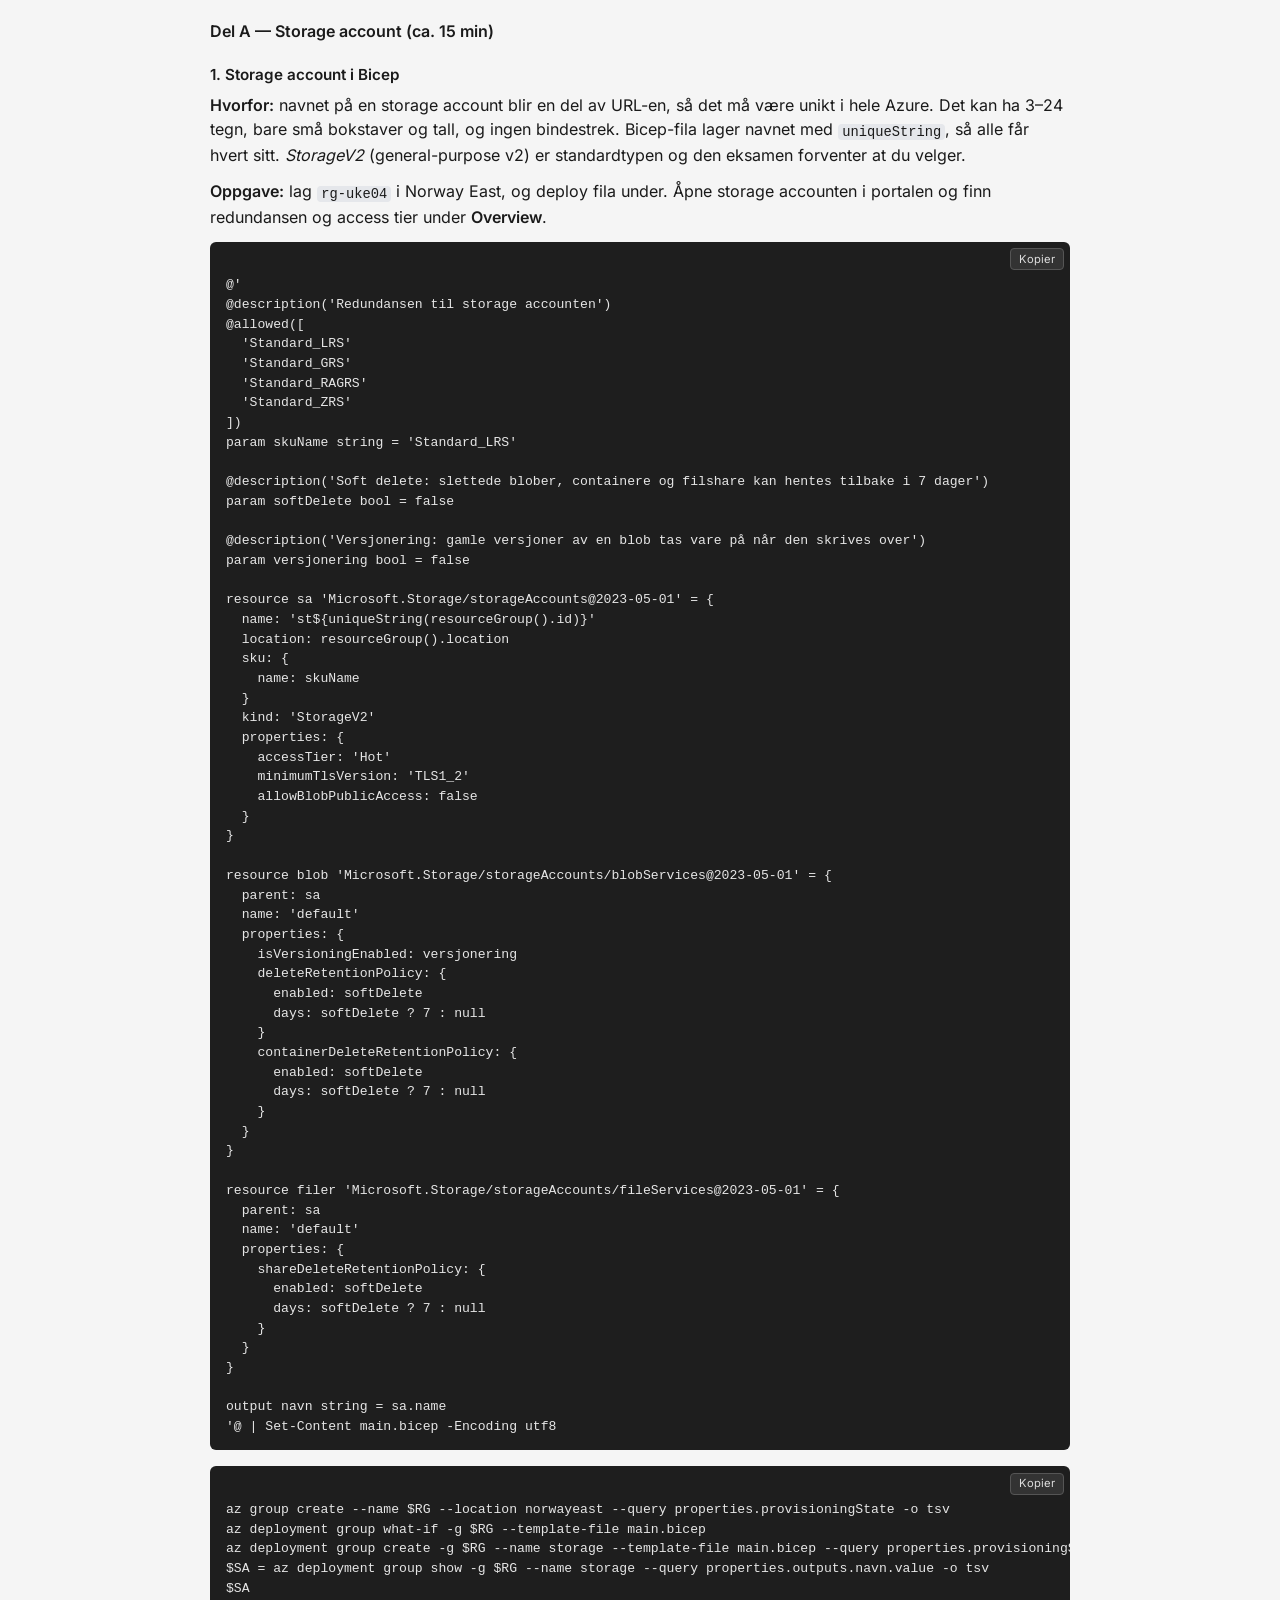
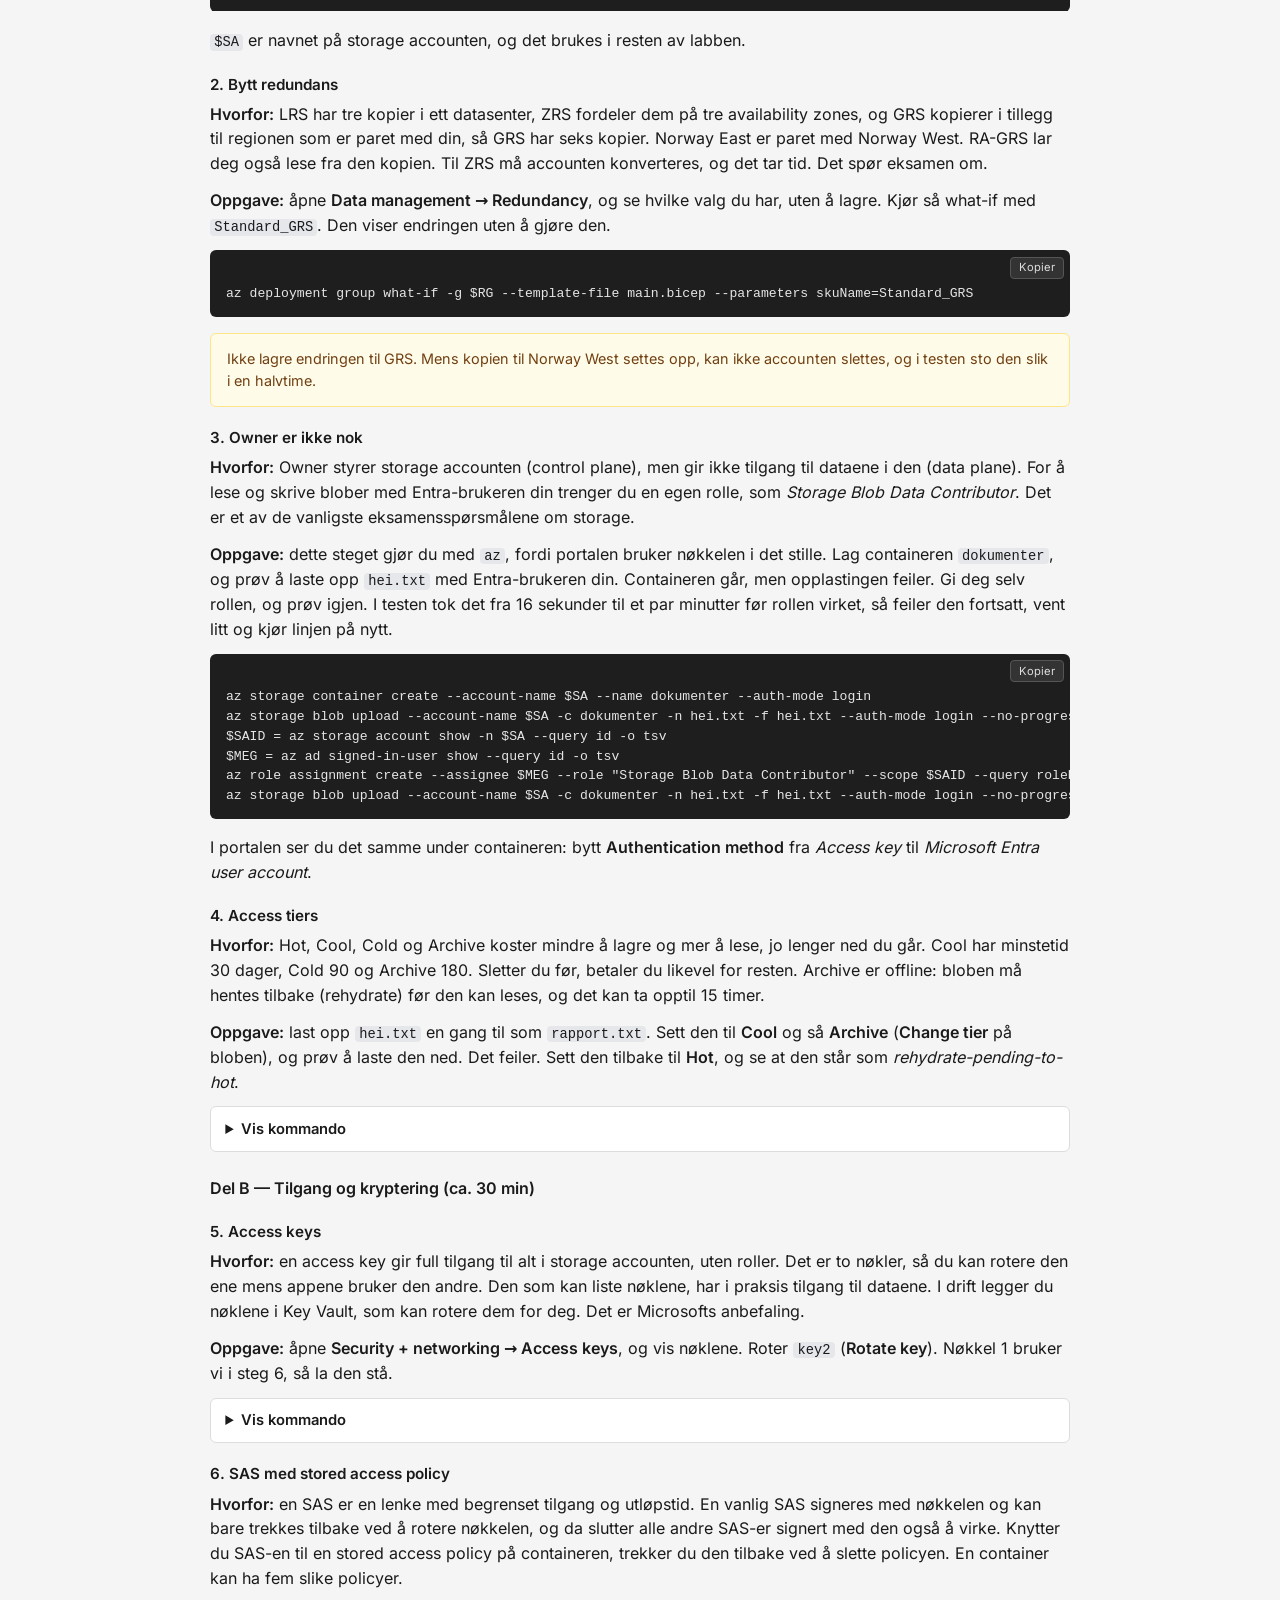
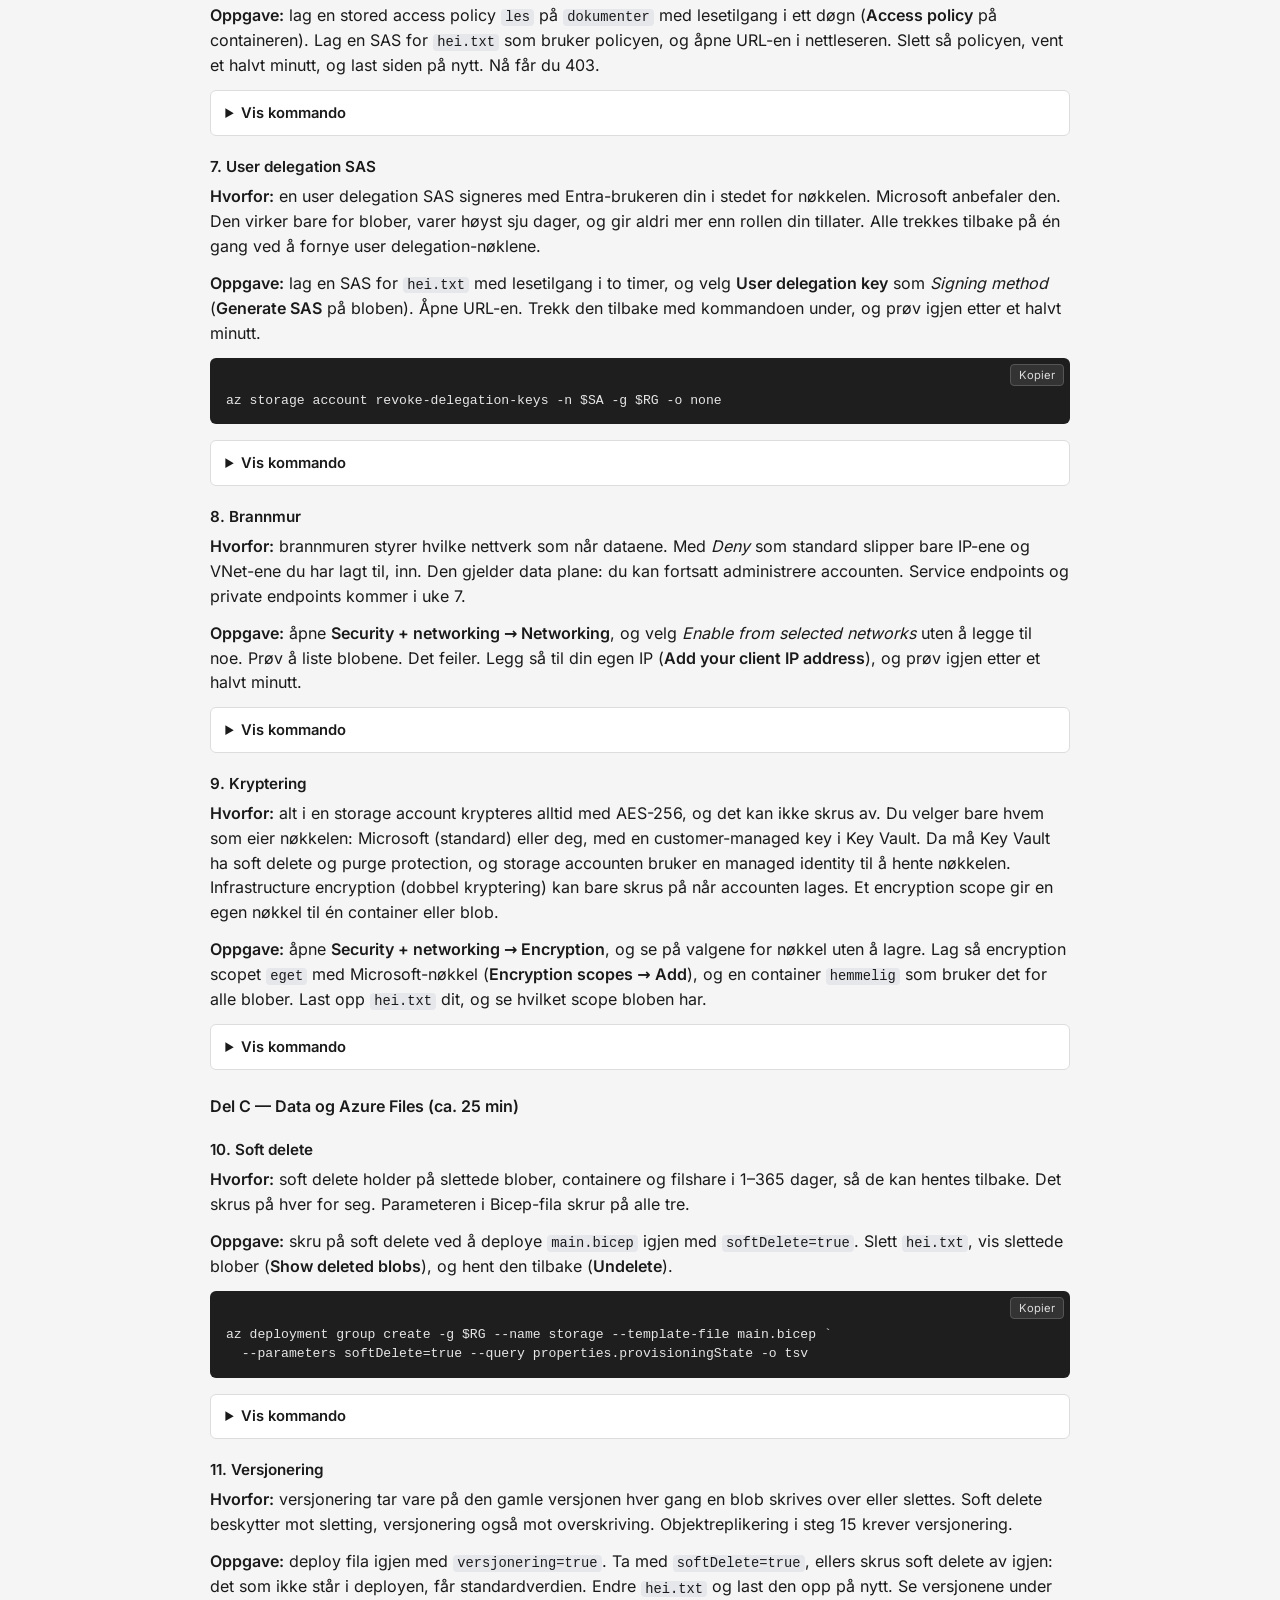
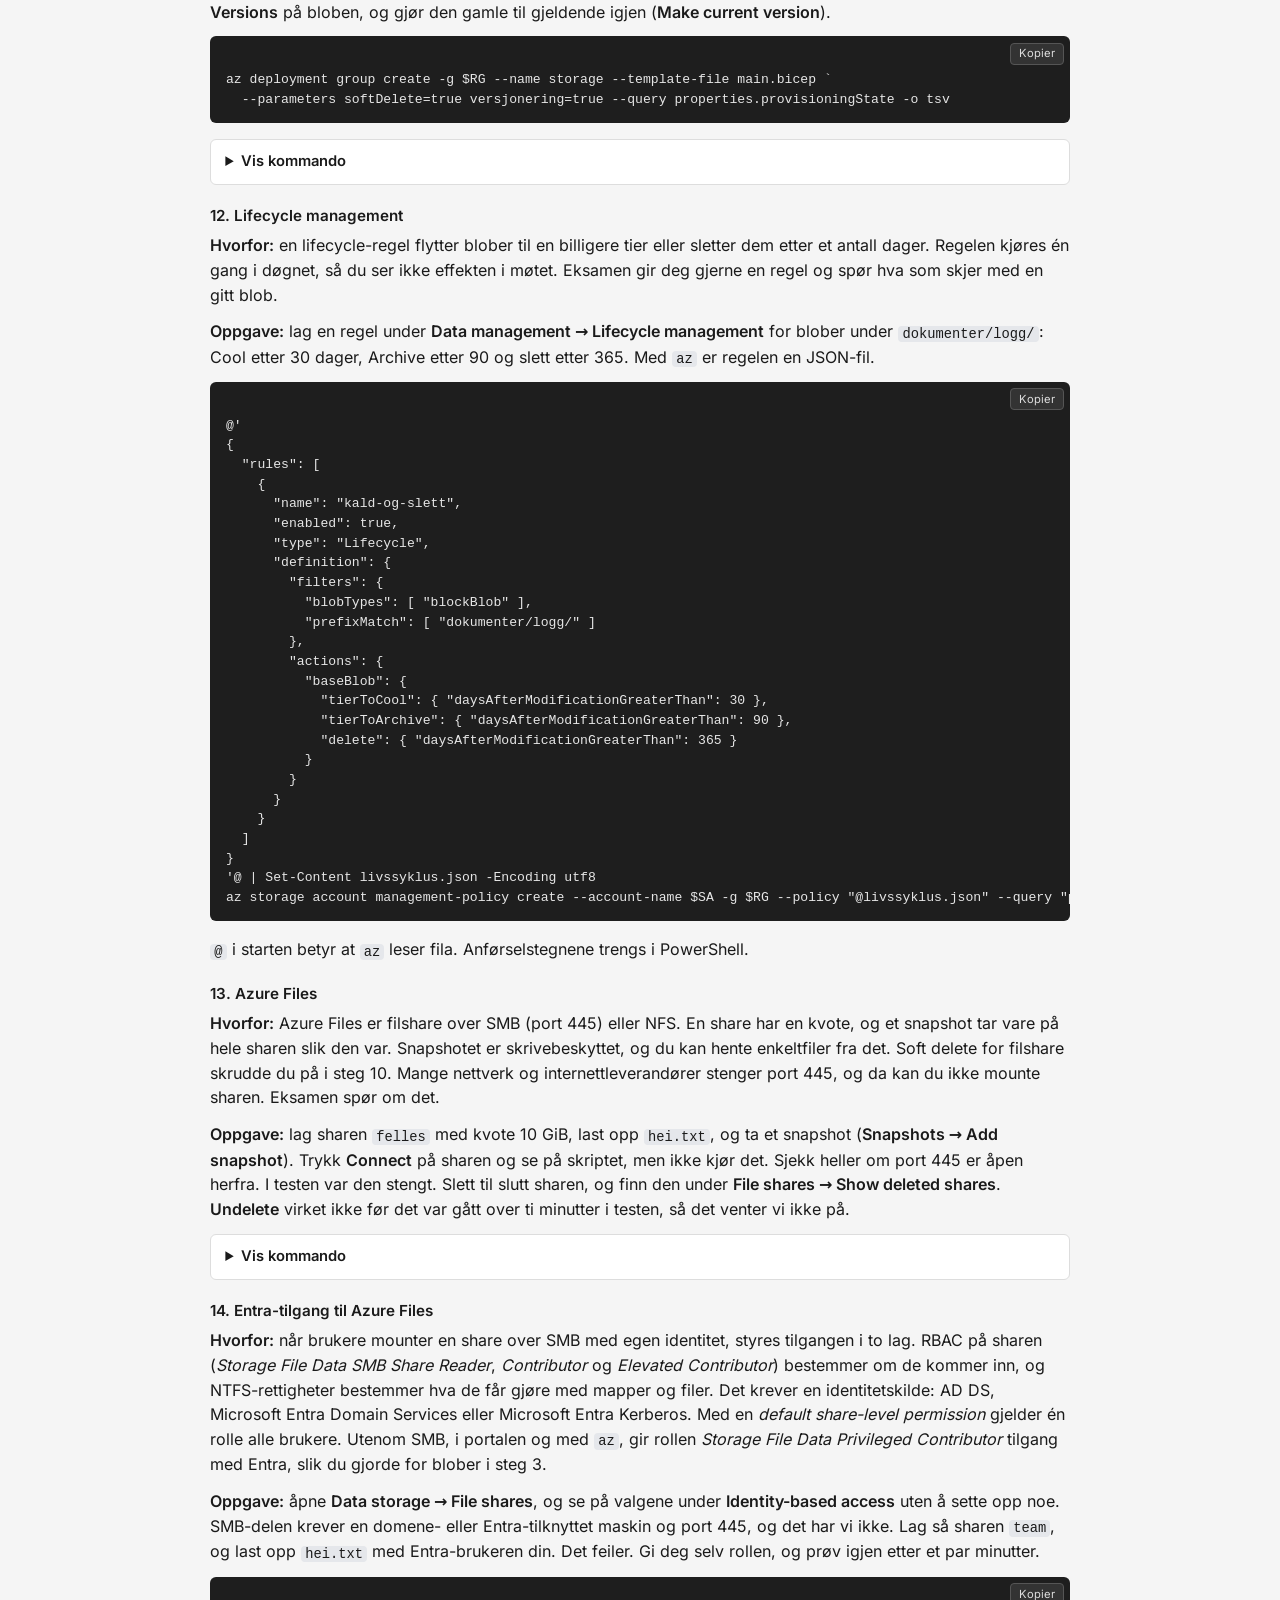
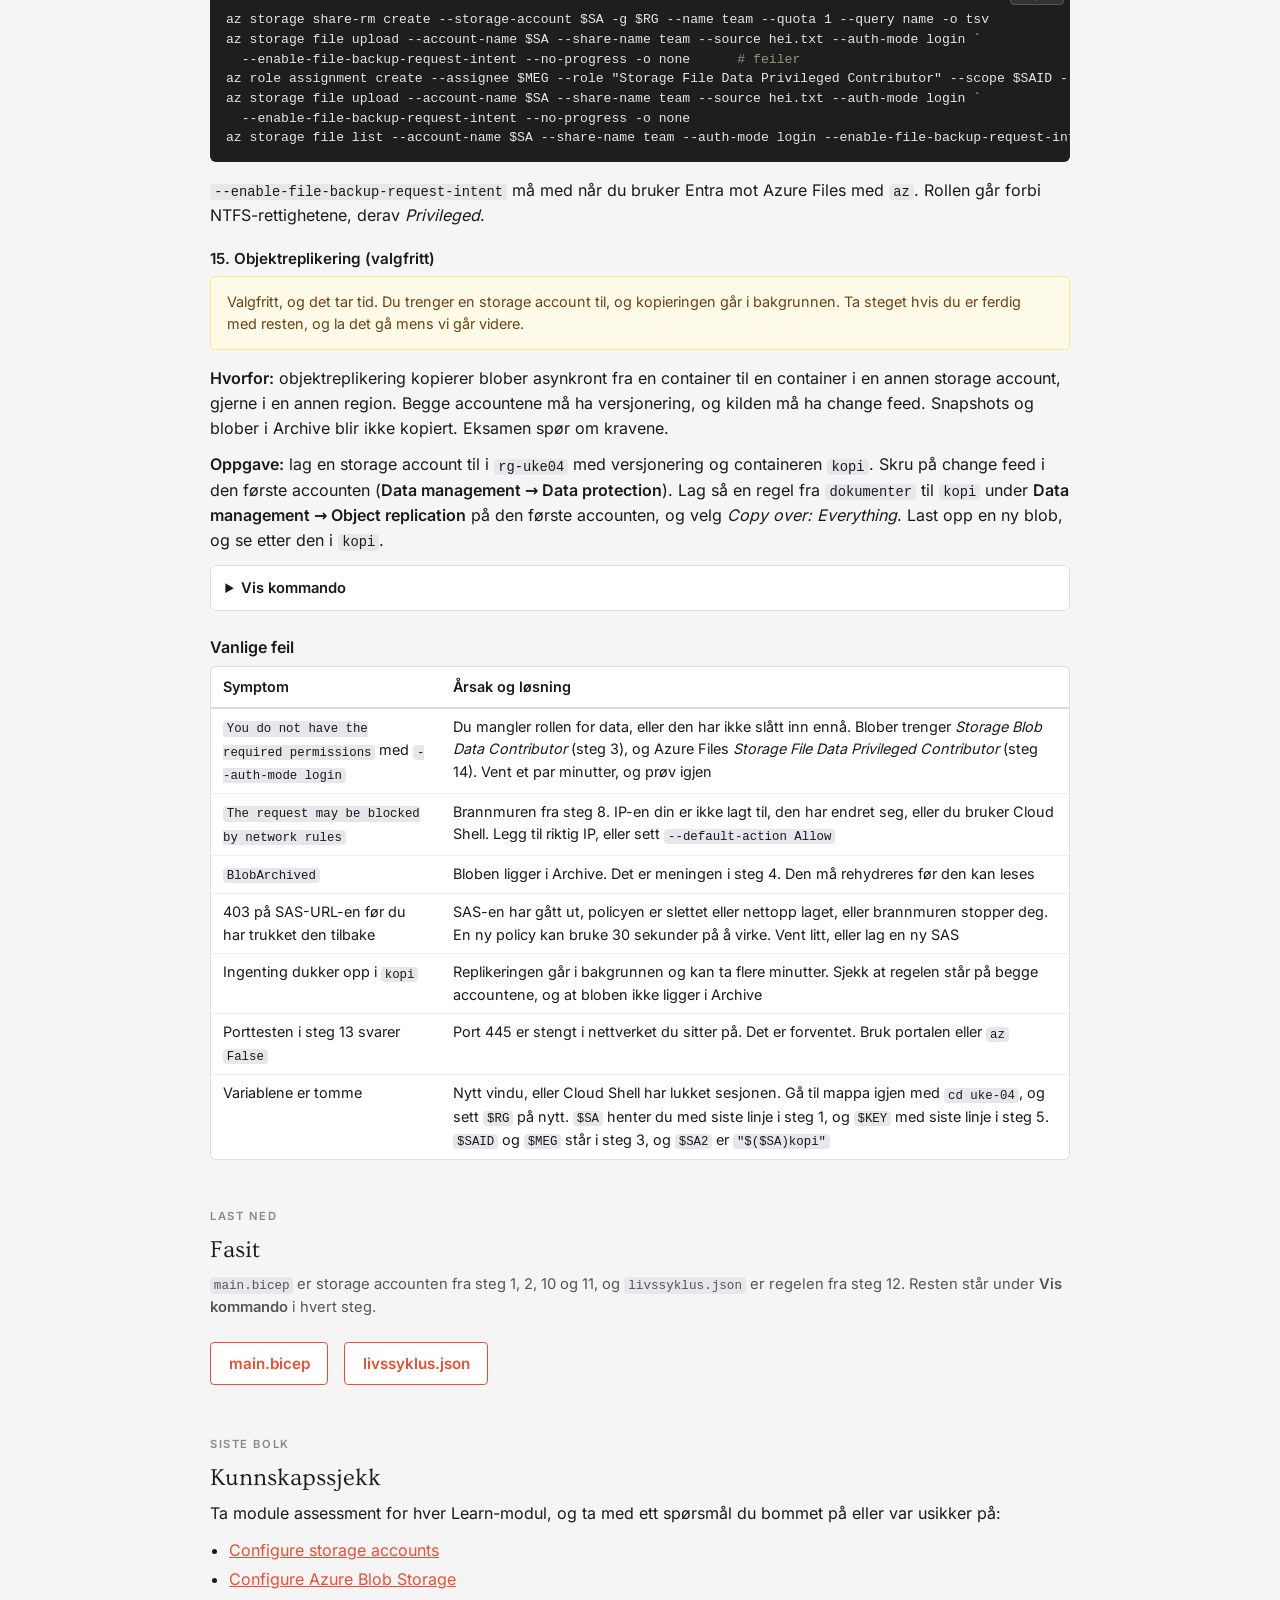
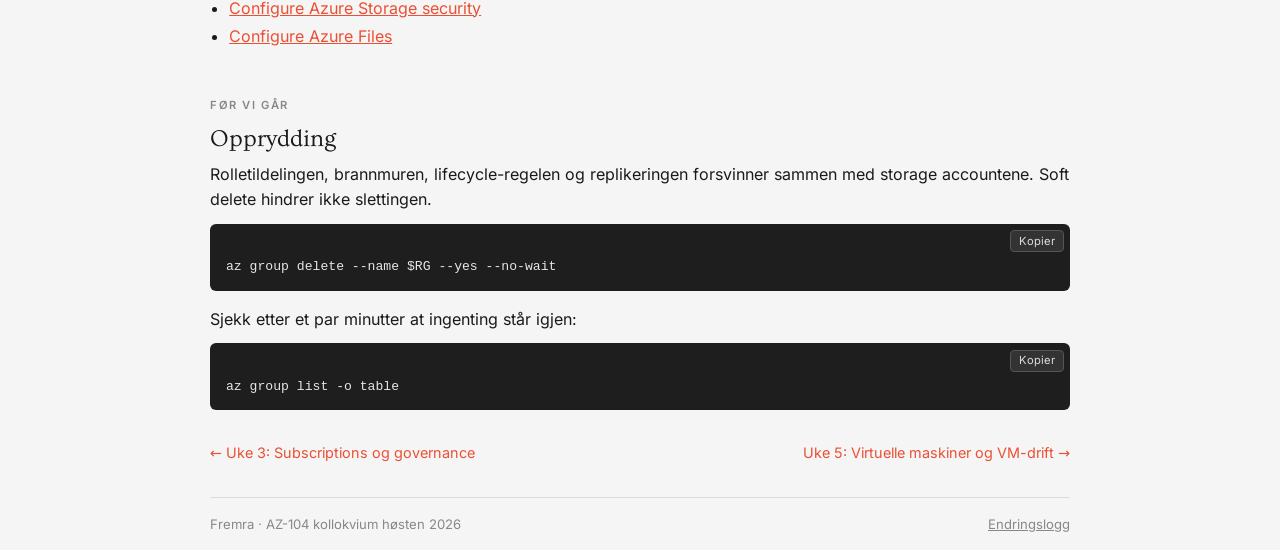
<file: uke-04/index.html>
<!DOCTYPE html>
<html lang="nb">
<head>
<meta charset="utf-8">
<meta name="viewport" content="width=device-width, initial-scale=1">
<title>Uke 4 · AZ-104 · Fremra</title>
<meta name="robots" content="noindex, nofollow">
<meta name="description" content="AZ-104 uke 4: Storage, tilgang, Azure Files. Forberedelse, lab og kunnskapssjekk.">
<link rel="icon" type="image/svg+xml" href="../assets/favicon.svg">
<link rel="stylesheet" href="../assets/side.css">
<script src="../assets/side.js" defer></script>
</head>
<body>
<div class="wrap">

<header>
  <a class="header-brand" href="../" aria-label="AZ-104 — til forsiden">
    <svg xmlns="http://www.w3.org/2000/svg" viewBox="0 0 884.51 302.23" aria-hidden="true" class="logo-svg">
      <g fill="#eb4f34">
        <polygon points="11.78 201.94 5.46 201.94 5.46 294.12 28.71 294.12 28.71 260.97 79.25 260.97 79.25 240.05 28.71 240.05 28.71 222.86 85.67 222.86 85.67 201.94 28.71 201.94 11.78 201.94"/>
        <path d="M224.12,227.53c-5.73-2.57-12.5-3.85-20.29-3.85s-14.33,1.45-20.16,4.34c-5.82,2.89-10.41,7.02-13.76,12.38-3.35,5.37-5.02,11.76-5.02,19.19,0,8.35,1.67,15.18,5.02,20.5,3.35,5.32,7.98,9.22,13.9,11.7,5.91,2.48,12.73,3.71,20.43,3.71s14.19-1.1,19.74-3.3c5.55-2.2,9.86-5.25,12.93-9.15,3.07-3.9,4.61-8.37,4.61-13.41v-1.51h-23.25v1.38c0,2.48-1.06,4.36-3.16,5.64-2.11,1.29-6.01,1.93-11.69,1.93-6.42,0-10.85-1.12-13.28-3.37-2.15-1.99-3.35-5.23-3.59-9.7h55.26c.18-1.19.3-2.27.34-3.23.04-.96.07-2.04.07-3.23,0-7.34-1.58-13.53-4.75-18.57-3.16-5.04-7.62-8.85-13.35-11.42ZM186.81,252.16c.49-3.14,1.57-5.53,3.26-7.15,2.38-2.29,6.79-3.44,13.21-3.44s10.46.99,12.93,2.96c2.04,1.62,3.22,4.18,3.58,7.64h-32.99Z"/>
        <path d="M366.46,227.19c-3.85-2.34-8.76-3.51-14.72-3.51s-10.66,1.08-14.38,3.23c-3.72,2.16-6.49,4.93-8.32,8.33-1.84,3.39-3.03,7.02-3.58,10.87h-1.36c-.38-3.26-1.18-6.31-2.42-9.15-1.79-4.08-4.59-7.31-8.39-9.7-3.81-2.38-8.74-3.58-14.79-3.58-5.69,0-10.32,1.06-13.9,3.16-3.58,2.11-6.26,4.86-8.05,8.26-1.79,3.39-2.96,7.02-3.51,10.87h-1.24v-20.91h-21.74v69.07h23.25v-35.36c0-5.23.96-8.92,2.89-11.07,1.92-2.15,5.78-3.23,11.56-3.23s9.54,1.03,11.56,3.1c2.02,2.06,3.03,5.76,3.03,11.08v35.5h23.25v-35.36c0-5.23.96-8.92,2.89-11.07,1.93-2.15,5.78-3.23,11.56-3.23s9.68,1.03,11.69,3.1c2.02,2.06,3.03,5.76,3.03,11.08v35.5h23.25v-43.61c0-5.23-.96-9.84-2.89-13.83-1.93-3.99-4.82-7.15-8.67-9.49Z"/>
        <path d="M514.91,227.4c-5.14-2.48-11.65-3.72-19.54-3.72s-14.4,1.22-20.09,3.65c-5.69,2.43-10.09,5.87-13.21,10.32-3.12,4.45-4.68,9.65-4.68,15.61v.28h23.25v-.55c0-3.48.98-5.87,2.96-7.15,1.97-1.28,5.3-1.93,9.98-1.93,5.14,0,8.69.64,10.66,1.93,1.97,1.28,2.96,3.95,2.96,7.98v1.93l-28.89,2.89c-5.05.55-9.22,1.6-12.52,3.16-3.3,1.56-5.76,3.6-7.36,6.12-1.6,2.52-2.41,5.48-2.41,8.87,0,5.78,2.13,10.34,6.4,13.69,4.26,3.35,10.2,5.02,17.82,5.02s13.55-1.49,18.09-4.47c4.54-2.98,7.5-6.99,8.88-12.04h1.24v15.13h21.74v-40.04c0-6.23-1.26-11.63-3.78-16.16-2.52-4.54-6.35-8.05-11.49-10.52ZM505.07,274.52c-1.42,1.7-3.6,2.89-6.54,3.58-2.94.69-6.79,1.03-11.56,1.03-2.48,0-4.36-.28-5.64-.83-1.28-.55-1.92-1.56-1.92-3.03,0-1.19.41-2.11,1.24-2.75.83-.64,2.16-1.01,3.99-1.1l22.5-2.59c-.19,2.36-.88,4.26-2.07,5.68Z"/>
        <path d="M153.82,226.78c-3.16-2.06-7.32-3.1-12.45-3.1-4.59,0-8.49.83-11.69,2.48-3.21,1.65-5.73,3.94-7.57,6.88-1.84,2.94-3.07,6.33-3.71,10.18h-1.24v-18.16h-21.74v69.07h23.25v-40.73c0-3.48.8-6.05,2.41-7.7,1.6-1.65,4.42-2.48,8.46-2.48,3.76,0,6.4.71,7.91,2.13,1.51,1.42,2.27,3.83,2.27,7.22v7.7h4.06l18.72-18.72c-.36-2.22-.93-4.31-1.72-6.26-1.47-3.62-3.78-6.47-6.95-8.53Z"/>
        <path d="M444.93,226.78c-3.16-2.06-7.32-3.1-12.45-3.1-4.59,0-8.49.83-11.69,2.48-3.21,1.65-5.73,3.94-7.57,6.88-1.84,2.94-3.07,6.33-3.71,10.18h-1.24v-18.16h-21.74v69.07h23.25v-40.73c0-3.48.8-6.05,2.41-7.7,1.6-1.65,4.42-2.48,8.46-2.48,3.76,0,6.4.71,7.91,2.13,1.51,1.42,2.27,3.83,2.27,7.22v7.7h4.06l18.72-18.72c-.36-2.22-.93-4.31-1.72-6.26-1.47-3.62-3.78-6.47-6.95-8.53Z"/>
        <path d="M703.31,6.83h0s0,0,0,0l-113.17,217.65h0v69.65h69.65s0,0,0,0l217.64-113.17h0V6.83h-174.12ZM835.62,59.46h-62.01v27.72h54.34v17.85h-54.34v39.64h-20.65V41.62h82.66v17.85Z"/>
      </g>
    </svg>
    <span class="header-wordmark">AZ-104</span>
  </a>
  <nav class="top">
    <a href="../#ukeplan">← Alle uker</a>
    <a href="#forberedelse">Forberedelse</a>
    <a href="#lab">Lab</a>
    <a href="#fasit">Fasit</a>
    <a href="#kunnskapssjekk">Kunnskapssjekk</a>
    <a href="#opprydding">Opprydding</a>
  </nav>
</header>

<div class="hero">
  <div class="crumb"><a href="../">AZ-104</a> › Uke 4</div>
  <h1>Uke 4 · Storage, tilgang, Azure Files</h1>
  <div class="facts">
    <div class="fact"><div class="k">Møte</div><div class="v">Mandag 26. oktober</div><div class="s">kl. 17–19 i DEG16</div></div>
    <div class="fact"><div class="k">Temaeier</div><div class="v">Nicolay</div></div>
    <div class="fact"><div class="k">Duffy</div><div class="v">1 t 39 min</div><div class="s">1 t 19 min på 1,25× · 20 forelesninger</div></div>
    <div class="fact"><div class="k">Learn</div><div class="v">187 min</div><div class="s">4 moduler</div></div>
  </div>
</div>

<!-- ======================================================================
     Forberedelse
     ====================================================================== -->
<section id="forberedelse">
  <div class="eyebrow">Før møtet</div>
  <h2>Forberedelse</h2>
  <p class="section-lead">Se Duffy-seksjonene hjemme før mandag, i ditt eget tempo.</p>

  <h3>Scott Duffy · hjemme</h3>
  <div class="table-wrap">
    <table>
      <thead><tr><th class="tall">#</th><th>Seksjon</th><th class="tall">Forel.</th><th class="tall">Video</th><th class="tall m-skjul">1,25×</th></tr></thead>
      <tbody>
          <tr><td class="tall">8</td><td>Configure access to storage</td><td class="tall">14</td><td class="tall">1 t 13 min</td><td class="tall m-skjul">58 min</td></tr>
          <tr><td class="tall">9</td><td>Manage data in Azure storage accounts</td><td class="tall">4</td><td class="tall">14 min</td><td class="tall m-skjul">11 min</td></tr>
          <tr><td class="tall">10</td><td>Configure Azure files</td><td class="tall">2</td><td class="tall">12 min</td><td class="tall m-skjul">10 min</td></tr>
      </tbody>
      <tfoot><tr><td></td><td>Sum</td><td class="tall">20</td><td class="tall">1 t 39 min</td><td class="tall m-skjul">1 t 19 min</td></tr></tfoot>
    </table>
  </div>
  <p class="table-note">Ren videotid. Artikler og oppgaver kommer i tillegg. Kurset ligger på <a href="https://www.udemy.com/course/70533-azure/">Udemy</a>.</p>

  <h3>Microsoft Learn · i møtet</h3>
  <p>
    Læringsstien <a target="_blank" rel="noopener" href="https://learn.microsoft.com/en-us/training/paths/az-104-manage-storage/">AZ-104: Implement and manage storage in Azure</a>, modul 1–4.
    Vi gjør modulene sammen, og temaeieren har kjørt dem gjennom på forhånd. Les gjerne gjennom dem før møtet.
  </p>
  <div class="table-wrap">
    <table>
      <thead><tr><th>Modul</th><th class="tall">Min</th><th class="tall">Øvelser</th><th class="tall">Module assessment</th></tr></thead>
      <tbody>
        <tr><td><a target="_blank" rel="noopener" href="https://learn.microsoft.com/en-us/training/modules/configure-storage-accounts/">Configure storage accounts</a></td><td class="tall">47</td><td class="tall">–</td><td class="tall"><a target="_blank" rel="noopener" href="https://learn.microsoft.com/en-us/training/modules/configure-storage-accounts/8-knowledge-check">Åpne</a></td></tr>
        <tr><td><a target="_blank" rel="noopener" href="https://learn.microsoft.com/en-us/training/modules/configure-blob-storage/">Configure Azure Blob Storage</a></td><td class="tall">70</td><td class="tall">1</td><td class="tall"><a target="_blank" rel="noopener" href="https://learn.microsoft.com/en-us/training/modules/configure-blob-storage/10-knowledge-check">Åpne</a></td></tr>
        <tr><td><a target="_blank" rel="noopener" href="https://learn.microsoft.com/en-us/training/modules/configure-storage-security/">Configure Azure Storage security</a></td><td class="tall">34</td><td class="tall">1</td><td class="tall"><a target="_blank" rel="noopener" href="https://learn.microsoft.com/en-us/training/modules/configure-storage-security/9-knowledge-check">Åpne</a></td></tr>
        <tr><td><a target="_blank" rel="noopener" href="https://learn.microsoft.com/en-us/training/modules/configure-azure-files-file-sync/">Configure Azure Files</a></td><td class="tall">36</td><td class="tall">–</td><td class="tall"><a target="_blank" rel="noopener" href="https://learn.microsoft.com/en-us/training/modules/configure-azure-files-file-sync/8-knowledge-check">Åpne</a></td></tr>
      </tbody>
      <tfoot><tr><td>4 moduler</td><td class="tall">187</td><td></td><td></td></tr></tfoot>
    </table>
  </div>
  <p class="table-note">Minuttene er Learns eget anslag. I møtet bygger alle i sin egen subscription.</p>
</section>

<!-- ======================================================================
     Lab
     ====================================================================== -->
<section id="lab">
  <div class="eyebrow">Lab · 60 min</div>
  <h2>Storage account, tilgang og Azure Files</h2>
  <p class="section-lead">
    De fire Learn-modulene har bare to øvelser, så her er en egen lab. Hvert steg er en oppgave du løser i
    portalen. Står du fast, eller vil du sjekke resultatet, ligger kommandoen under <b>Vis kommando</b>. Del A er
    storage accounten i Bicep, redundans og access tiers, del B er tilgang med nøkler, SAS og brannmur, og kryptering,
    og del C er soft delete, versjonering, lifecycle management og Azure Files med Entra-tilgang. Fasiten ligger <a href="#fasit">under labben</a>.
  </p>

  <h3>Før møtet</h3>
  <p>
    Samme oppsett som i <a href="../uke-02/#lab">uke 2</a>: portalen i et privat vindu med lab-brukeren, og
    <code>az</code> lokalt med kursprofilen eller i Cloud Shell. Lag en mappe til labben, sett variabelen
    én gang, og lag en liten fil til opplastingene:
  </p>
<pre><code>mkdir uke-04
cd uke-04
$RG = "rg-uke04"
"hei fra uke 4" | Set-Content hei.txt</code></pre>
  <p>Tjenestene i portalen finner du raskest i søkefeltet øverst.</p>

  <h3>Del A — Storage account (ca. 15 min)</h3>

  <h4>1. Storage account i Bicep</h4>
  <p>
    <b>Hvorfor:</b> navnet på en storage account blir en del av URL-en, så det må være unikt i hele Azure. Det kan
    ha 3–24 tegn, bare små bokstaver og tall, og ingen bindestrek. Bicep-fila lager navnet med
    <code>uniqueString</code>, så alle får hvert sitt. <i>StorageV2</i> (general-purpose v2) er standardtypen og
    den eksamen forventer at du velger.
  </p>
  <p>
    <b>Oppgave:</b> lag <code>rg-uke04</code> i Norway East, og deploy fila under. Åpne storage accounten i portalen
    og finn redundansen og access tier under <b>Overview</b>.
  </p>
<pre><code>@'
@description('Redundansen til storage accounten')
@allowed([
  'Standard_LRS'
  'Standard_GRS'
  'Standard_RAGRS'
  'Standard_ZRS'
])
param skuName string = 'Standard_LRS'

@description('Soft delete: slettede blober, containere og filshare kan hentes tilbake i 7 dager')
param softDelete bool = false

@description('Versjonering: gamle versjoner av en blob tas vare på når den skrives over')
param versjonering bool = false

resource sa 'Microsoft.Storage/storageAccounts@2023-05-01' = {
  name: 'st${uniqueString(resourceGroup().id)}'
  location: resourceGroup().location
  sku: {
    name: skuName
  }
  kind: 'StorageV2'
  properties: {
    accessTier: 'Hot'
    minimumTlsVersion: 'TLS1_2'
    allowBlobPublicAccess: false
  }
}

resource blob 'Microsoft.Storage/storageAccounts/blobServices@2023-05-01' = {
  parent: sa
  name: 'default'
  properties: {
    isVersioningEnabled: versjonering
    deleteRetentionPolicy: {
      enabled: softDelete
      days: softDelete ? 7 : null
    }
    containerDeleteRetentionPolicy: {
      enabled: softDelete
      days: softDelete ? 7 : null
    }
  }
}

resource filer 'Microsoft.Storage/storageAccounts/fileServices@2023-05-01' = {
  parent: sa
  name: 'default'
  properties: {
    shareDeleteRetentionPolicy: {
      enabled: softDelete
      days: softDelete ? 7 : null
    }
  }
}

output navn string = sa.name
'@ | Set-Content main.bicep -Encoding utf8</code></pre>
<pre><code>az group create --name $RG --location norwayeast --query properties.provisioningState -o tsv
az deployment group what-if -g $RG --template-file main.bicep
az deployment group create -g $RG --name storage --template-file main.bicep --query properties.provisioningState -o tsv
$SA = az deployment group show -g $RG --name storage --query properties.outputs.navn.value -o tsv
$SA</code></pre>
  <p><code>$SA</code> er navnet på storage accounten, og det brukes i resten av labben.</p>

  <h4>2. Bytt redundans</h4>
  <p>
    <b>Hvorfor:</b> LRS har tre kopier i ett datasenter, ZRS fordeler dem på tre availability zones, og GRS kopierer
    i tillegg til regionen som er paret med din, så GRS har seks kopier. Norway East er paret med Norway West. RA-GRS
    lar deg også lese fra den kopien. Til ZRS må accounten konverteres, og det tar tid. Det spør eksamen om.
  </p>
  <p>
    <b>Oppgave:</b> åpne <b>Data management → Redundancy</b>, og se hvilke valg du har, uten å lagre. Kjør så
    what-if med <code>Standard_GRS</code>. Den viser endringen uten å gjøre den.
  </p>
<pre><code>az deployment group what-if -g $RG --template-file main.bicep --parameters skuName=Standard_GRS</code></pre>
  <div class="callout warn">
    Ikke lagre endringen til GRS. Mens kopien til Norway West settes opp, kan ikke accounten slettes, og i testen
    sto den slik i en halvtime.
  </div>

  <h4>3. Owner er ikke nok</h4>
  <p>
    <b>Hvorfor:</b> Owner styrer storage accounten (control plane), men gir ikke tilgang til dataene i den (data
    plane). For å lese og skrive blober med Entra-brukeren din trenger du en egen rolle, som
    <i>Storage Blob Data Contributor</i>. Det er et av de vanligste eksamensspørsmålene om storage.
  </p>
  <p>
    <b>Oppgave:</b> dette steget gjør du med <code>az</code>, fordi portalen bruker nøkkelen i det stille. Lag
    containeren <code>dokumenter</code>, og prøv å laste opp <code>hei.txt</code> med Entra-brukeren din.
    Containeren går, men opplastingen feiler. Gi deg selv rollen, og prøv igjen. I testen tok det fra 16 sekunder
    til et par minutter før rollen virket, så feiler den fortsatt, vent litt og kjør linjen på nytt.
  </p>
<pre><code>az storage container create --account-name $SA --name dokumenter --auth-mode login
az storage blob upload --account-name $SA -c dokumenter -n hei.txt -f hei.txt --auth-mode login --no-progress --query etag -o tsv      <span class="kom"># feiler</span>
$SAID = az storage account show -n $SA --query id -o tsv
$MEG = az ad signed-in-user show --query id -o tsv
az role assignment create --assignee $MEG --role "Storage Blob Data Contributor" --scope $SAID --query roleDefinitionName -o tsv
az storage blob upload --account-name $SA -c dokumenter -n hei.txt -f hei.txt --auth-mode login --no-progress --overwrite --query etag -o tsv</code></pre>
  <p>
    I portalen ser du det samme under containeren: bytt <b>Authentication method</b> fra <i>Access key</i> til
    <i>Microsoft Entra user account</i>.
  </p>

  <h4>4. Access tiers</h4>
  <p>
    <b>Hvorfor:</b> Hot, Cool, Cold og Archive koster mindre å lagre og mer å lese, jo lenger ned du går. Cool har
    minstetid 30 dager, Cold 90 og Archive 180. Sletter du før, betaler du likevel for resten. Archive er offline:
    bloben må hentes tilbake (rehydrate) før den kan leses, og det kan ta opptil 15 timer.
  </p>
  <p>
    <b>Oppgave:</b> last opp <code>hei.txt</code> en gang til som <code>rapport.txt</code>. Sett den til
    <b>Cool</b> og så <b>Archive</b> (<b>Change tier</b> på bloben), og prøv å laste den ned. Det feiler. Sett den
    tilbake til <b>Hot</b>, og se at den står som <i>rehydrate-pending-to-hot</i>.
  </p>
  <details><summary>Vis kommando</summary><div>
<pre><code>az storage blob upload --account-name $SA -c dokumenter -n rapport.txt -f hei.txt --auth-mode login --no-progress --query etag -o tsv
az storage blob set-tier --account-name $SA -c dokumenter -n rapport.txt --tier Cool --auth-mode login
az storage blob set-tier --account-name $SA -c dokumenter -n rapport.txt --tier Archive --auth-mode login
az storage blob download --account-name $SA -c dokumenter -n rapport.txt -f ut.txt --auth-mode login      <span class="kom"># BlobArchived</span>
az storage blob set-tier --account-name $SA -c dokumenter -n rapport.txt --tier Hot --rehydrate-priority Standard --auth-mode login
az storage blob show --account-name $SA -c dokumenter -n rapport.txt --auth-mode login `
  --query "{tier:properties.blobTier, status:properties.rehydrationStatus}" -o json</code></pre>
  </div></details>

  <h3>Del B — Tilgang og kryptering (ca. 30 min)</h3>

  <h4>5. Access keys</h4>
  <p>
    <b>Hvorfor:</b> en access key gir full tilgang til alt i storage accounten, uten roller. Det er to nøkler, så du
    kan rotere den ene mens appene bruker den andre. Den som kan liste nøklene, har i praksis tilgang til dataene. I drift
    legger du nøklene i Key Vault, som kan rotere dem for deg. Det er Microsofts anbefaling.
  </p>
  <p>
    <b>Oppgave:</b> åpne <b>Security + networking → Access keys</b>, og vis nøklene. Roter <code>key2</code>
    (<b>Rotate key</b>). Nøkkel 1 bruker vi i steg 6, så la den stå.
  </p>
  <details><summary>Vis kommando</summary><div>
<pre><code>az storage account keys list -n $SA --query "[].keyName" -o tsv
az storage account keys renew -n $SA -g $RG --key key2 --query "[].keyName" -o tsv
$KEY = az storage account keys list -n $SA --query "[0].value" -o tsv</code></pre>
  </div></details>

  <h4>6. SAS med stored access policy</h4>
  <p>
    <b>Hvorfor:</b> en SAS er en lenke med begrenset tilgang og utløpstid. En vanlig SAS signeres med nøkkelen og kan
    bare trekkes tilbake ved å rotere nøkkelen, og da slutter alle andre SAS-er signert med den også å virke. Knytter
    du SAS-en til en stored access policy på containeren, trekker du den tilbake ved å slette policyen. En container
    kan ha fem slike policyer.
  </p>
  <p>
    <b>Oppgave:</b> lag en stored access policy <code>les</code> på <code>dokumenter</code> med lesetilgang i ett døgn
    (<b>Access policy</b> på containeren). Lag en SAS for <code>hei.txt</code> som bruker policyen, og åpne URL-en i
    nettleseren. Slett så policyen, vent et halvt minutt, og last siden på nytt. Nå får du 403.
  </p>
  <details><summary>Vis kommando</summary><div>
<pre><code>$UTLOP = (Get-Date).ToUniversalTime().AddDays(1).ToString("yyyy-MM-ddTHH:mmZ")
az storage container policy create --account-name $SA --account-key $KEY -c dokumenter -n les --permissions r --expiry $UTLOP -o none
$SAS = az storage blob generate-sas --account-name $SA --account-key $KEY -c dokumenter -n hei.txt --policy-name les -o tsv
$URL = "https://$SA.blob.core.windows.net/dokumenter/hei.txt?$SAS"
(Invoke-WebRequest $URL -UseBasicParsing).Content
az storage container policy delete --account-name $SA --account-key $KEY -c dokumenter -n les -o none
(Invoke-WebRequest $URL -UseBasicParsing).Content      <span class="kom"># 403 etter ca. 30 s</span></code></pre>
  <p>
    Se på SAS-en. Den har bare <code>si=les</code> og ingen utløpstid, fordi det står i policyen.
  </p>
  </div></details>

  <h4>7. User delegation SAS</h4>
  <p>
    <b>Hvorfor:</b> en user delegation SAS signeres med Entra-brukeren din i stedet for nøkkelen. Microsoft anbefaler
    den. Den virker bare for blober, varer høyst sju dager, og gir aldri mer enn rollen din tillater. Alle trekkes
    tilbake på én gang ved å fornye user delegation-nøklene.
  </p>
  <p>
    <b>Oppgave:</b> lag en SAS for <code>hei.txt</code> med lesetilgang i to timer, og velg <b>User delegation key</b>
    som <i>Signing method</i> (<b>Generate SAS</b> på bloben). Åpne URL-en. Trekk den tilbake med kommandoen under,
    og prøv igjen etter et halvt minutt.
  </p>
<pre><code>az storage account revoke-delegation-keys -n $SA -g $RG -o none</code></pre>
  <details><summary>Vis kommando</summary><div>
<pre><code>$UTLOP = (Get-Date).ToUniversalTime().AddHours(2).ToString("yyyy-MM-ddTHH:mmZ")
$SAS = az storage blob generate-sas --account-name $SA -c dokumenter -n hei.txt --permissions r --expiry $UTLOP --auth-mode login --as-user -o tsv
$URL = "https://$SA.blob.core.windows.net/dokumenter/hei.txt?$SAS"
(Invoke-WebRequest $URL -UseBasicParsing).Content
az storage account revoke-delegation-keys -n $SA -g $RG -o none
(Invoke-WebRequest $URL -UseBasicParsing).Content      <span class="kom"># 403 etter ca. 30 s</span></code></pre>
  </div></details>

  <h4>8. Brannmur</h4>
  <p>
    <b>Hvorfor:</b> brannmuren styrer hvilke nettverk som når dataene. Med <i>Deny</i> som standard slipper bare IP-ene
    og VNet-ene du har lagt til, inn. Den gjelder data plane: du kan fortsatt administrere accounten. Service endpoints
    og private endpoints kommer i uke 7.
  </p>
  <p>
    <b>Oppgave:</b> åpne <b>Security + networking → Networking</b>, og velg <i>Enable from selected networks</i> uten
    å legge til noe. Prøv å liste blobene. Det feiler. Legg så til din egen IP (<b>Add your client IP address</b>), og
    prøv igjen etter et halvt minutt.
  </p>
  <details><summary>Vis kommando</summary><div>
<pre><code>az storage account update -n $SA -g $RG --default-action Deny --query networkRuleSet.defaultAction -o tsv
az storage blob list --account-name $SA -c dokumenter --auth-mode login --query "[].name" -o tsv      <span class="kom"># feiler etter ca. 30 s</span>
$IP = Invoke-RestMethod https://api.ipify.org
az storage account network-rule add -n $SA -g $RG --ip-address $IP --query "ipRules[].ipAddressOrRange" -o tsv
az storage blob list --account-name $SA -c dokumenter --auth-mode login --query "[].name" -o tsv</code></pre>
  <p>Bruker du Cloud Shell, er det Cloud Shell sin IP som må inn, ikke din.</p>
  </div></details>

  <h4>9. Kryptering</h4>
  <p>
    <b>Hvorfor:</b> alt i en storage account krypteres alltid med AES-256, og det kan ikke skrus av. Du velger bare
    hvem som eier nøkkelen: Microsoft (standard) eller deg, med en customer-managed key i Key Vault. Da må Key Vault
    ha soft delete og purge protection, og storage accounten bruker en managed identity til å hente nøkkelen.
    Infrastructure encryption (dobbel kryptering) kan bare skrus på når accounten lages. Et encryption scope gir en
    egen nøkkel til én container eller blob.
  </p>
  <p>
    <b>Oppgave:</b> åpne <b>Security + networking → Encryption</b>, og se på valgene for nøkkel uten å lagre. Lag så
    encryption scopet <code>eget</code> med Microsoft-nøkkel (<b>Encryption scopes → Add</b>), og en container
    <code>hemmelig</code> som bruker det for alle blober. Last opp <code>hei.txt</code> dit, og se hvilket scope
    bloben har.
  </p>
  <details><summary>Vis kommando</summary><div>
<pre><code>az storage account show -n $SA --query "encryption.{nokkel:keySource, infrastruktur:requireInfrastructureEncryption}" -o json
az storage account encryption-scope create --account-name $SA -g $RG -n eget --key-source Microsoft.Storage --query state -o tsv
az storage container create --account-name $SA --name hemmelig --default-encryption-scope eget `
  --prevent-encryption-scope-override true --auth-mode login
az storage blob upload --account-name $SA -c hemmelig -n hei.txt -f hei.txt --auth-mode login --no-progress --query etag -o tsv
az storage blob show --account-name $SA -c hemmelig -n hei.txt --auth-mode login --query encryptionScope -o tsv</code></pre>
  <p>
    Vi lager ikke en customer-managed key. Key Vault med purge protection kan ikke slettes før det er gått minst sju
    dager, så den ville blitt stående etter møtet.
  </p>
  </div></details>

  <h3>Del C — Data og Azure Files (ca. 25 min)</h3>

  <h4>10. Soft delete</h4>
  <p>
    <b>Hvorfor:</b> soft delete holder på slettede blober, containere og filshare i 1–365 dager, så de kan hentes
    tilbake. Det skrus på hver for seg. Parameteren i Bicep-fila skrur på alle tre.
  </p>
  <p>
    <b>Oppgave:</b> skru på soft delete ved å deploye <code>main.bicep</code> igjen med <code>softDelete=true</code>.
    Slett <code>hei.txt</code>, vis slettede blober (<b>Show deleted blobs</b>), og hent den tilbake (<b>Undelete</b>).
  </p>
<pre><code>az deployment group create -g $RG --name storage --template-file main.bicep `
  --parameters softDelete=true --query properties.provisioningState -o tsv</code></pre>
  <details><summary>Vis kommando</summary><div>
<pre><code>az storage blob delete --account-name $SA -c dokumenter -n hei.txt --auth-mode login
az storage blob list --account-name $SA -c dokumenter --include d --auth-mode login --query "[].{navn:name, slettet:deleted}" -o table
az storage blob undelete --account-name $SA -c dokumenter -n hei.txt --auth-mode login -o none
az storage blob list --account-name $SA -c dokumenter --auth-mode login --query "[].name" -o tsv</code></pre>
  </div></details>

  <h4>11. Versjonering</h4>
  <p>
    <b>Hvorfor:</b> versjonering tar vare på den gamle versjonen hver gang en blob skrives over eller slettes. Soft
    delete beskytter mot sletting, versjonering også mot overskriving. Objektreplikering i steg 15 krever versjonering.
  </p>
  <p>
    <b>Oppgave:</b> deploy fila igjen med <code>versjonering=true</code>. Ta med <code>softDelete=true</code>, ellers
    skrus soft delete av igjen: det som ikke står i deployen, får standardverdien. Endre <code>hei.txt</code> og last
    den opp på nytt. Se versjonene under <b>Versions</b> på bloben, og gjør den gamle til gjeldende igjen
    (<b>Make current version</b>).
  </p>
<pre><code>az deployment group create -g $RG --name storage --template-file main.bicep `
  --parameters softDelete=true versjonering=true --query properties.provisioningState -o tsv</code></pre>
  <details><summary>Vis kommando</summary><div>
<pre><code>"versjon 2" | Set-Content hei.txt
az storage blob upload --account-name $SA -c dokumenter -n hei.txt -f hei.txt --auth-mode login --no-progress --overwrite --query etag -o tsv
az storage blob list --account-name $SA -c dokumenter --include v --auth-mode login `
  --query "[?name=='hei.txt'].{versjon:versionId, gjeldende:isCurrentVersion}" -o table
$V = az storage blob list --account-name $SA -c dokumenter --include v --auth-mode login `
  --query "[?name=='hei.txt' &amp;&amp; !isCurrentVersion].versionId | [0]" -o tsv
az storage blob download --account-name $SA -c dokumenter -n hei.txt --version-id $V -f gammel.txt --auth-mode login --no-progress -o none
az storage blob upload --account-name $SA -c dokumenter -n hei.txt -f gammel.txt --auth-mode login --no-progress --overwrite --query etag -o tsv
az storage blob download --account-name $SA -c dokumenter -n hei.txt -f ut.txt --auth-mode login --no-progress -o none
Get-Content ut.txt</code></pre>
  <p>Med <code>az</code> henter du den gamle versjonen og laster den opp igjen. Da blir også «versjon 2» en egen versjon.</p>
  </div></details>

  <h4>12. Lifecycle management</h4>
  <p>
    <b>Hvorfor:</b> en lifecycle-regel flytter blober til en billigere tier eller sletter dem etter et antall dager.
    Regelen kjøres én gang i døgnet, så du ser ikke effekten i møtet. Eksamen gir deg gjerne en regel og spør hva som
    skjer med en gitt blob.
  </p>
  <p>
    <b>Oppgave:</b> lag en regel under <b>Data management → Lifecycle management</b> for blober under
    <code>dokumenter/logg/</code>: Cool etter 30 dager, Archive etter 90 og slett etter 365. Med <code>az</code> er
    regelen en JSON-fil.
  </p>
<pre><code>@'
{
  "rules": [
    {
      "name": "kald-og-slett",
      "enabled": true,
      "type": "Lifecycle",
      "definition": {
        "filters": {
          "blobTypes": [ "blockBlob" ],
          "prefixMatch": [ "dokumenter/logg/" ]
        },
        "actions": {
          "baseBlob": {
            "tierToCool": { "daysAfterModificationGreaterThan": 30 },
            "tierToArchive": { "daysAfterModificationGreaterThan": 90 },
            "delete": { "daysAfterModificationGreaterThan": 365 }
          }
        }
      }
    }
  ]
}
'@ | Set-Content livssyklus.json -Encoding utf8
az storage account management-policy create --account-name $SA -g $RG --policy "@livssyklus.json" --query "policy.rules[].name" -o tsv</code></pre>
  <p><code>@</code> i starten betyr at <code>az</code> leser fila. Anførselstegnene trengs i PowerShell.</p>

  <h4>13. Azure Files</h4>
  <p>
    <b>Hvorfor:</b> Azure Files er filshare over SMB (port 445) eller NFS. En share har en kvote, og et snapshot tar
    vare på hele sharen slik den var. Snapshotet er skrivebeskyttet, og du kan hente enkeltfiler fra det. Soft delete
    for filshare skrudde du på i steg 10. Mange nettverk og internettleverandører stenger port 445, og da kan du ikke
    mounte sharen. Eksamen spør om det.
  </p>
  <p>
    <b>Oppgave:</b> lag sharen <code>felles</code> med kvote 10 GiB, last opp <code>hei.txt</code>, og ta et snapshot
    (<b>Snapshots → Add snapshot</b>). Trykk <b>Connect</b> på sharen og se på skriptet, men ikke kjør det. Sjekk
    heller om port 445 er åpen herfra. I testen var den stengt. Slett til slutt sharen, og finn den under
    <b>File shares → Show deleted shares</b>. <b>Undelete</b> virket ikke før det var gått over ti minutter i testen,
    så det venter vi ikke på.
  </p>
  <details><summary>Vis kommando</summary><div>
<pre><code>az storage share-rm create --storage-account $SA -g $RG --name felles --quota 10 --query shareQuota -o tsv
az storage file upload --account-name $SA --account-key $KEY --share-name felles --source hei.txt --no-progress -o none
az storage share-rm snapshot --storage-account $SA -g $RG --name felles --query snapshotTime -o tsv
Test-NetConnection "$SA.file.core.windows.net" -Port 445 -InformationLevel Quiet      <span class="kom"># lokalt</span>
Test-Connection "$SA.file.core.windows.net" -TcpPort 445 -Quiet                       <span class="kom"># Cloud Shell</span>
az storage share-rm delete --storage-account $SA -g $RG --name felles --include snapshots --yes
az storage share-rm list --storage-account $SA -g $RG --include-deleted --query "[].{navn:name, slettet:deleted}" -o table</code></pre>
  <p>
    Filen lastes opp med nøkkelen. Med Entra-brukeren trenger du en egen rolle for Azure Files, akkurat som for blober.
  </p>
  </div></details>

  <h4>14. Entra-tilgang til Azure Files</h4>
  <p>
    <b>Hvorfor:</b> når brukere mounter en share over SMB med egen identitet, styres tilgangen i to lag. RBAC på
    sharen (<i>Storage File Data SMB Share Reader</i>, <i>Contributor</i> og <i>Elevated Contributor</i>) bestemmer om
    de kommer inn, og NTFS-rettigheter bestemmer hva de får gjøre med mapper og filer. Det krever en identitetskilde:
    AD DS, Microsoft Entra Domain Services eller Microsoft Entra Kerberos. Med en <i>default share-level permission</i>
    gjelder én rolle alle brukere. Utenom SMB, i portalen og med <code>az</code>, gir rollen
    <i>Storage File Data Privileged Contributor</i> tilgang med Entra, slik du gjorde for blober i steg 3.
  </p>
  <p>
    <b>Oppgave:</b> åpne <b>Data storage → File shares</b>, og se på valgene under <b>Identity-based access</b> uten å
    sette opp noe. SMB-delen krever en domene- eller Entra-tilknyttet maskin og port 445, og det har vi ikke. Lag så
    sharen <code>team</code>, og last opp <code>hei.txt</code> med Entra-brukeren din. Det feiler. Gi deg selv rollen,
    og prøv igjen etter et par minutter.
  </p>
<pre><code>az storage share-rm create --storage-account $SA -g $RG --name team --quota 1 --query name -o tsv
az storage file upload --account-name $SA --share-name team --source hei.txt --auth-mode login `
  --enable-file-backup-request-intent --no-progress -o none      <span class="kom"># feiler</span>
az role assignment create --assignee $MEG --role "Storage File Data Privileged Contributor" --scope $SAID --query roleDefinitionName -o tsv
az storage file upload --account-name $SA --share-name team --source hei.txt --auth-mode login `
  --enable-file-backup-request-intent --no-progress -o none
az storage file list --account-name $SA --share-name team --auth-mode login --enable-file-backup-request-intent --query "[].name" -o tsv</code></pre>
  <p>
    <code>--enable-file-backup-request-intent</code> må med når du bruker Entra mot Azure Files med <code>az</code>.
    Rollen går forbi NTFS-rettighetene, derav <i>Privileged</i>.
  </p>

  <h4>15. Objektreplikering (valgfritt)</h4>
  <div class="callout warn">
    Valgfritt, og det tar tid. Du trenger en storage account til, og kopieringen går i bakgrunnen. Ta steget
    hvis du er ferdig med resten, og la det gå mens vi går videre.
  </div>
  <p>
    <b>Hvorfor:</b> objektreplikering kopierer blober asynkront fra en container til en container i en annen storage
    account, gjerne i en annen region. Begge accountene må ha versjonering, og kilden må ha change feed. Snapshots og
    blober i Archive blir ikke kopiert. Eksamen spør om kravene.
  </p>
  <p>
    <b>Oppgave:</b> lag en storage account til i <code>rg-uke04</code> med versjonering og containeren
    <code>kopi</code>. Skru på change feed i den første accounten (<b>Data management → Data protection</b>). Lag så en
    regel fra <code>dokumenter</code> til <code>kopi</code> under <b>Data management → Object replication</b> på den
    første accounten, og velg <i>Copy over: Everything</i>. Last opp en ny blob, og se etter den i <code>kopi</code>.
  </p>
  <details><summary>Vis kommando</summary><div>
<pre><code>$SA2 = "$($SA)kopi"
az storage account create -n $SA2 -g $RG -l norwayeast --sku Standard_LRS --kind StorageV2 `
  --allow-blob-public-access false --min-tls-version TLS1_2 --query provisioningState -o tsv
az storage account blob-service-properties update -n $SA2 -g $RG --enable-versioning true --query isVersioningEnabled -o tsv
az storage container create --account-name $SA2 --name kopi --auth-mode login
az storage account blob-service-properties update -n $SA -g $RG --enable-change-feed true --query changeFeed.enabled -o tsv
az storage account or-policy create --account-name $SA2 -g $RG --source-account $SA --destination-account $SA2 `
  --source-container dokumenter --destination-container kopi --min-creation-time 1601-01-01T00:00:00Z `
  --query policyId -o tsv
$OR = az storage account or-policy list --account-name $SA2 -g $RG --query "[0].policyId" -o tsv
az storage account or-policy show --account-name $SA2 -g $RG --policy-id $OR | Set-Content or-policy.json
az storage account or-policy create --account-name $SA -g $RG --policy "@or-policy.json" --query policyId -o tsv
"replikert" | Set-Content ny.txt
az storage blob upload --account-name $SA -c dokumenter -n ny.txt -f ny.txt --auth-mode login --no-progress --query etag -o tsv
az storage blob list --account-name $SA2 -c kopi --auth-mode key --query "[].name" -o tsv      <span class="kom"># kjør igjen til ny.txt dukker opp</span></code></pre>
  <p>
    Regelen lages først på målet og så på kilden med samme id. Portalen gjør begge deler for deg. Bloben i
    <code>kopi</code> leses med nøkkelen, fordi rollen din bare gjelder den første accounten.
  </p>
  </div></details>

  <h3 id="vanlige-feil">Vanlige feil</h3>
  <div class="table-wrap">
    <table>
      <thead><tr><th>Symptom</th><th>Årsak og løsning</th></tr></thead>
      <tbody>
        <tr><td><code>You do not have the required permissions</code> med <code>--auth-mode login</code></td><td>Du mangler rollen for data, eller den har ikke slått inn ennå. Blober trenger <i>Storage Blob Data Contributor</i> (steg 3), og Azure Files <i>Storage File Data Privileged Contributor</i> (steg 14). Vent et par minutter, og prøv igjen</td></tr>
        <tr><td><code>The request may be blocked by network rules</code></td><td>Brannmuren fra steg 8. IP-en din er ikke lagt til, den har endret seg, eller du bruker Cloud Shell. Legg til riktig IP, eller sett <code>--default-action Allow</code></td></tr>
        <tr><td><code>BlobArchived</code></td><td>Bloben ligger i Archive. Det er meningen i steg 4. Den må rehydreres før den kan leses</td></tr>
        <tr><td>403 på SAS-URL-en før du har trukket den tilbake</td><td>SAS-en har gått ut, policyen er slettet eller nettopp laget, eller brannmuren stopper deg. En ny policy kan bruke 30 sekunder på å virke. Vent litt, eller lag en ny SAS</td></tr>
        <tr><td>Ingenting dukker opp i <code>kopi</code></td><td>Replikeringen går i bakgrunnen og kan ta flere minutter. Sjekk at regelen står på begge accountene, og at bloben ikke ligger i Archive</td></tr>
        <tr><td>Porttesten i steg 13 svarer <code>False</code></td><td>Port 445 er stengt i nettverket du sitter på. Det er forventet. Bruk portalen eller <code>az</code></td></tr>
        <tr><td>Variablene er tomme</td><td>Nytt vindu, eller Cloud Shell har lukket sesjonen. Gå til mappa igjen med <code>cd uke-04</code>, og sett <code>$RG</code> på nytt. <code>$SA</code> henter du med siste linje i steg 1, og <code>$KEY</code> med siste linje i steg 5. <code>$SAID</code> og <code>$MEG</code> står i steg 3, og <code>$SA2</code> er <code>"$($SA)kopi"</code></td></tr>
      </tbody>
    </table>
  </div>
</section>

<!-- ======================================================================
     Fasit
     ====================================================================== -->
<section id="fasit">
  <div class="eyebrow">Last ned</div>
  <h2>Fasit</h2>
  <p class="section-lead">
    <code>main.bicep</code> er storage accounten fra steg 1, 2, 10 og 11, og <code>livssyklus.json</code> er regelen
    fra steg 12. Resten står under <b>Vis kommando</b> i hvert steg.
  </p>
  <div class="nedlast">
    <a class="btn-lenke sekundaer" href="main.bicep" download>main.bicep</a>
    <a class="btn-lenke sekundaer" href="livssyklus.json" download>livssyklus.json</a>
  </div>
</section>

<!-- ======================================================================
     Kunnskapssjekk
     ====================================================================== -->
<section id="kunnskapssjekk">
  <div class="eyebrow">Siste bolk</div>
  <h2>Kunnskapssjekk</h2>
  <p>Ta module assessment for hver Learn-modul, og ta med ett spørsmål du bommet på eller var usikker på:</p>
  <ul>
    <li><a target="_blank" rel="noopener" href="https://learn.microsoft.com/en-us/training/modules/configure-storage-accounts/8-knowledge-check">Configure storage accounts</a></li>
    <li><a target="_blank" rel="noopener" href="https://learn.microsoft.com/en-us/training/modules/configure-blob-storage/10-knowledge-check">Configure Azure Blob Storage</a></li>
    <li><a target="_blank" rel="noopener" href="https://learn.microsoft.com/en-us/training/modules/configure-storage-security/9-knowledge-check">Configure Azure Storage security</a></li>
    <li><a target="_blank" rel="noopener" href="https://learn.microsoft.com/en-us/training/modules/configure-azure-files-file-sync/8-knowledge-check">Configure Azure Files</a></li>
  </ul>
</section>

<!-- ======================================================================
     Opprydding
     ====================================================================== -->
<section id="opprydding">
  <div class="eyebrow">Før vi går</div>
  <h2>Opprydding</h2>
  <p>
    Rolletildelingen, brannmuren, lifecycle-regelen og replikeringen forsvinner sammen med storage accountene. Soft delete hindrer ikke
    slettingen.
  </p>
<pre><code>az group delete --name $RG --yes --no-wait</code></pre>
  <p>Sjekk etter et par minutter at ingenting står igjen:</p>
<pre><code>az group list -o table</code></pre>
</section>

<nav class="pager" aria-label="Bla mellom ukene">
  <span><a href="../uke-03/">← Uke 3: Subscriptions og governance</a></span>
  <span><a href="../uke-05/">Uke 5: Virtuelle maskiner og VM-drift →</a></span>
</nav>

<footer>
  <span>Fremra · AZ-104 kollokvium høsten 2026</span>
  <span><a href="../#endringslogg">Endringslogg</a></span>
</footer>

</div>
</body>
</html>
</file>
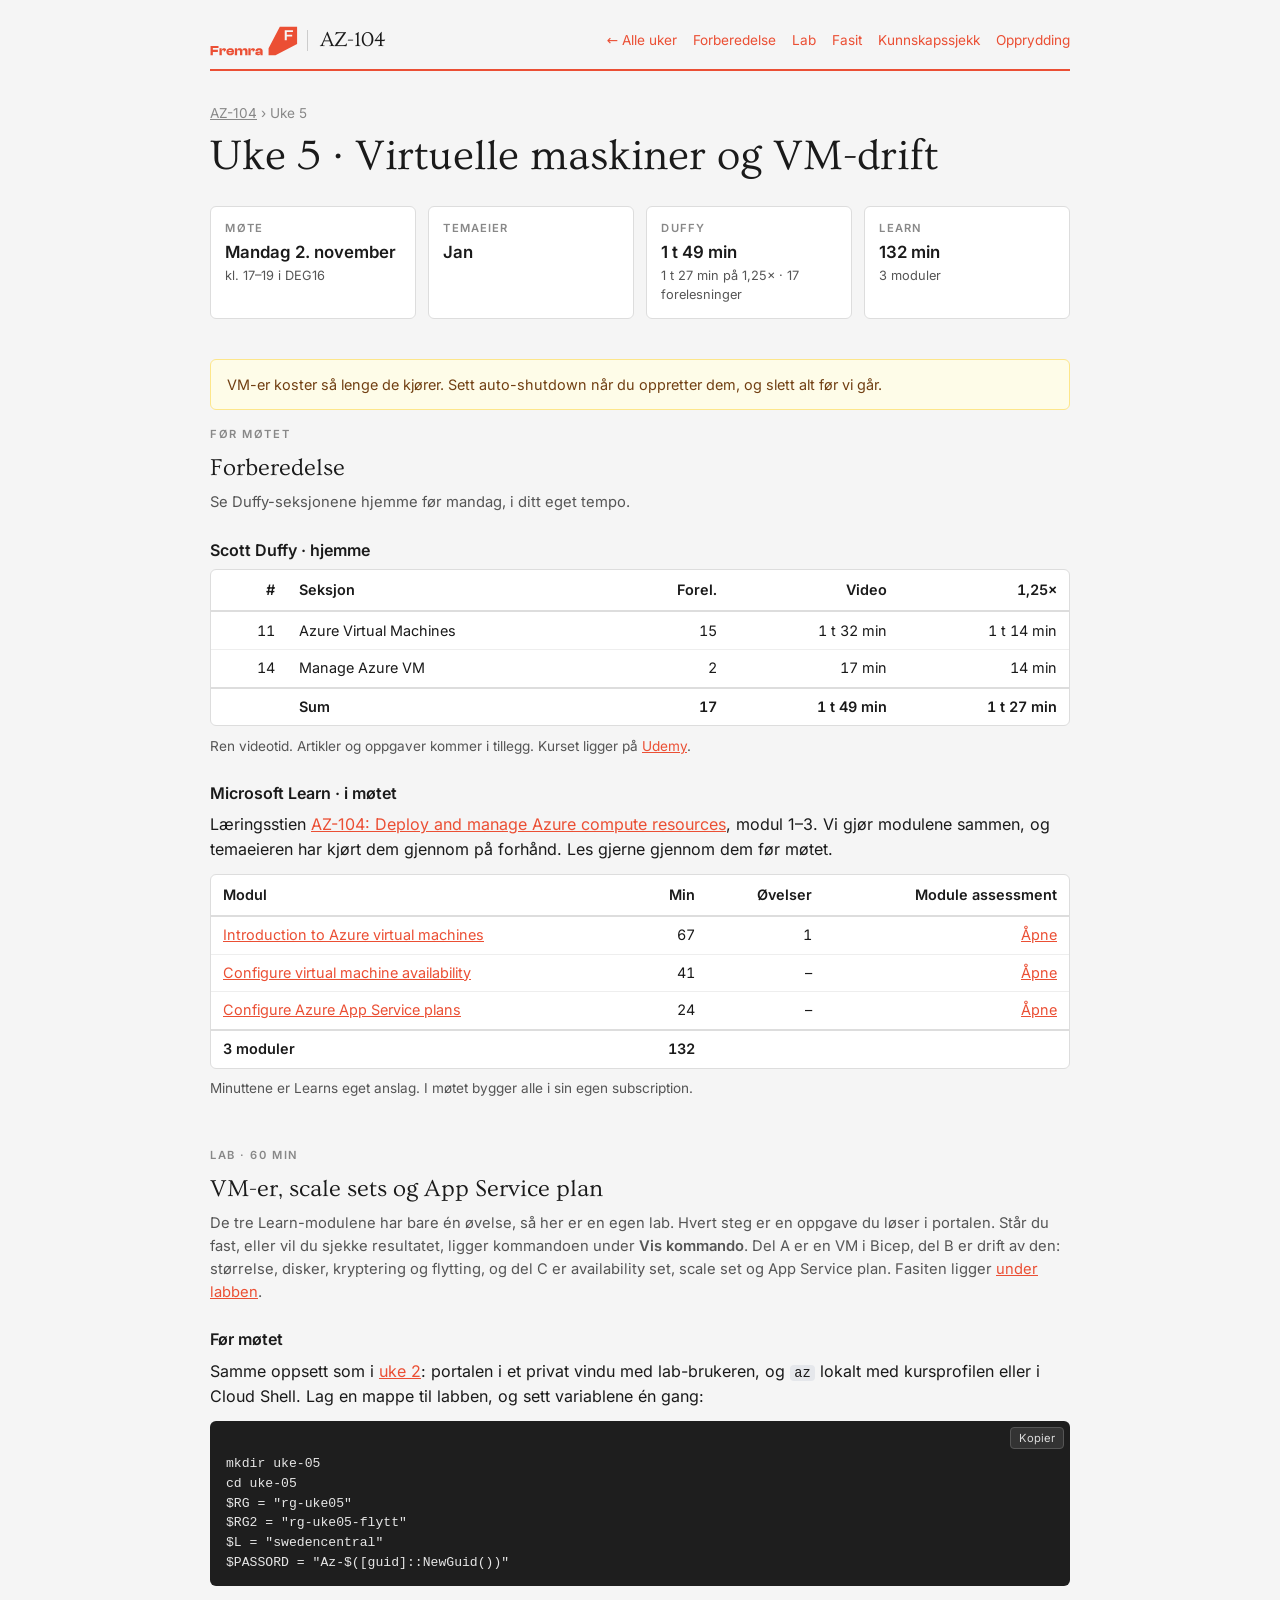
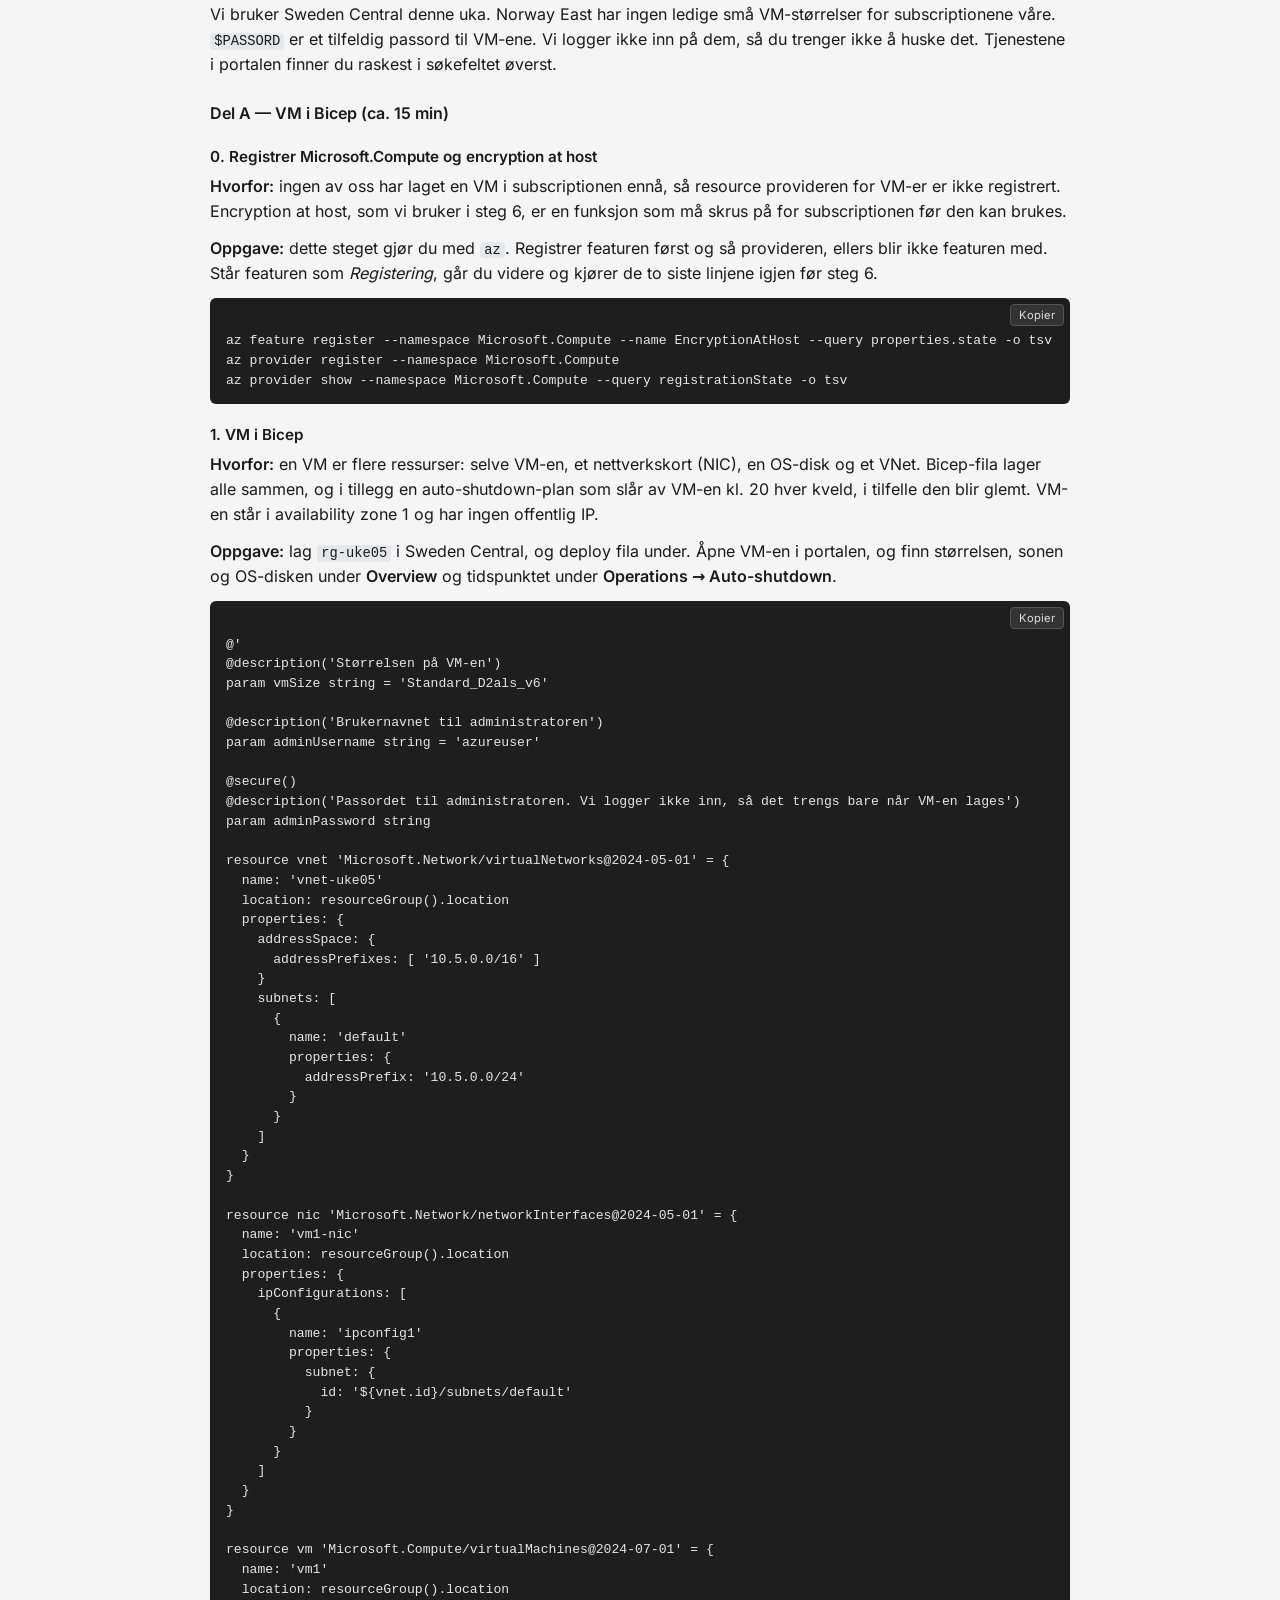
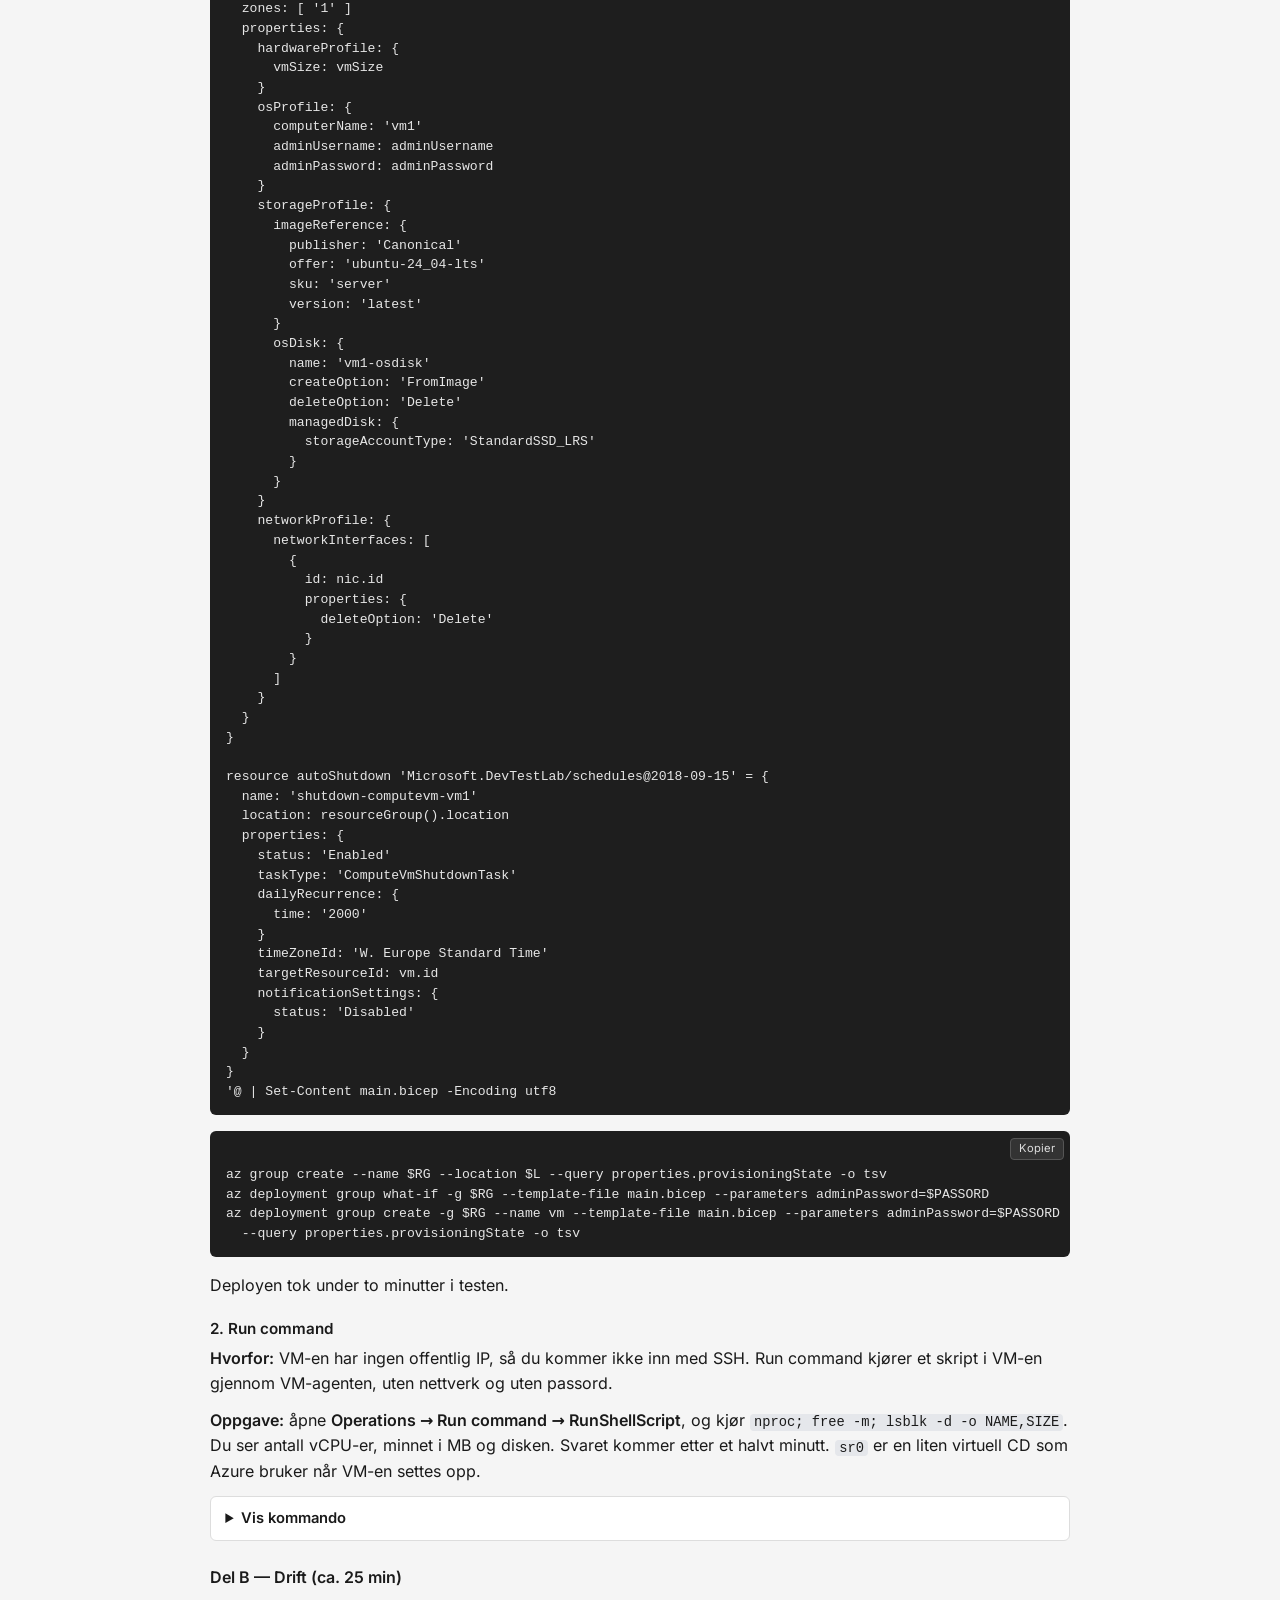
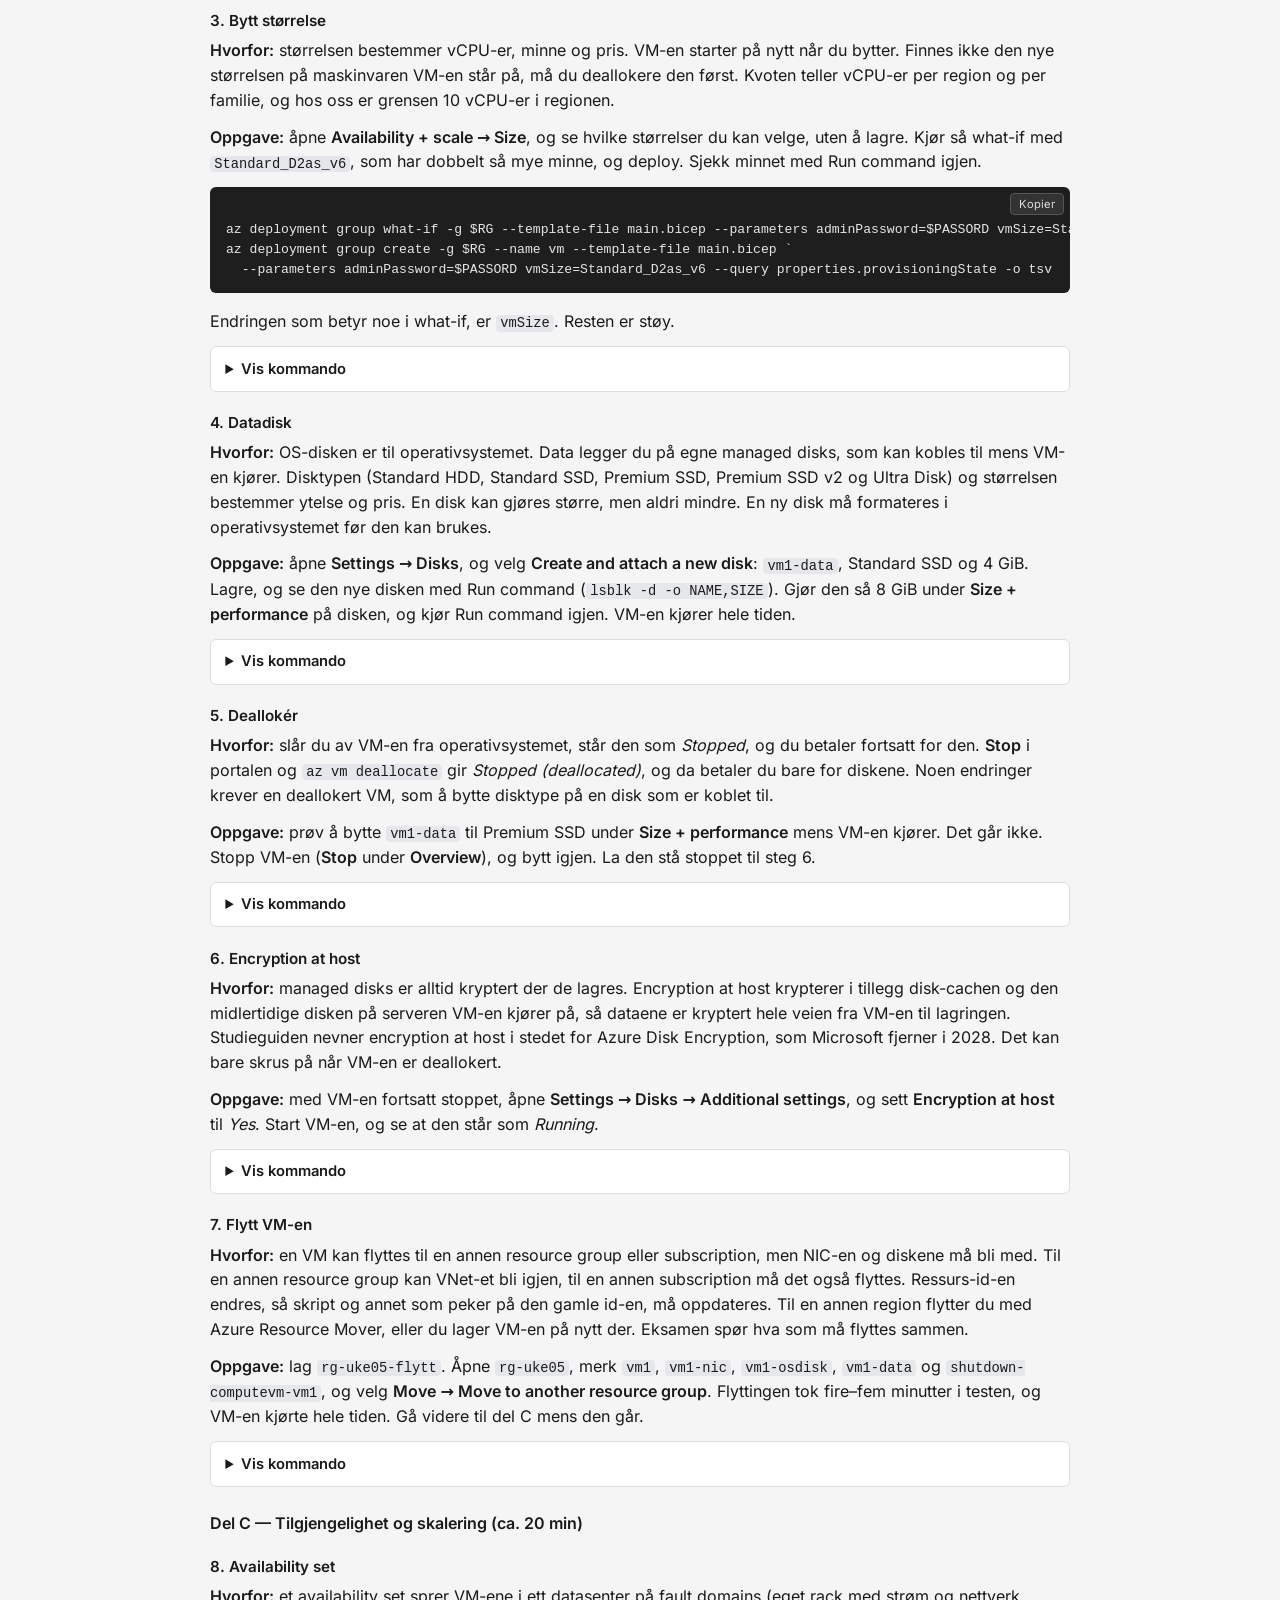
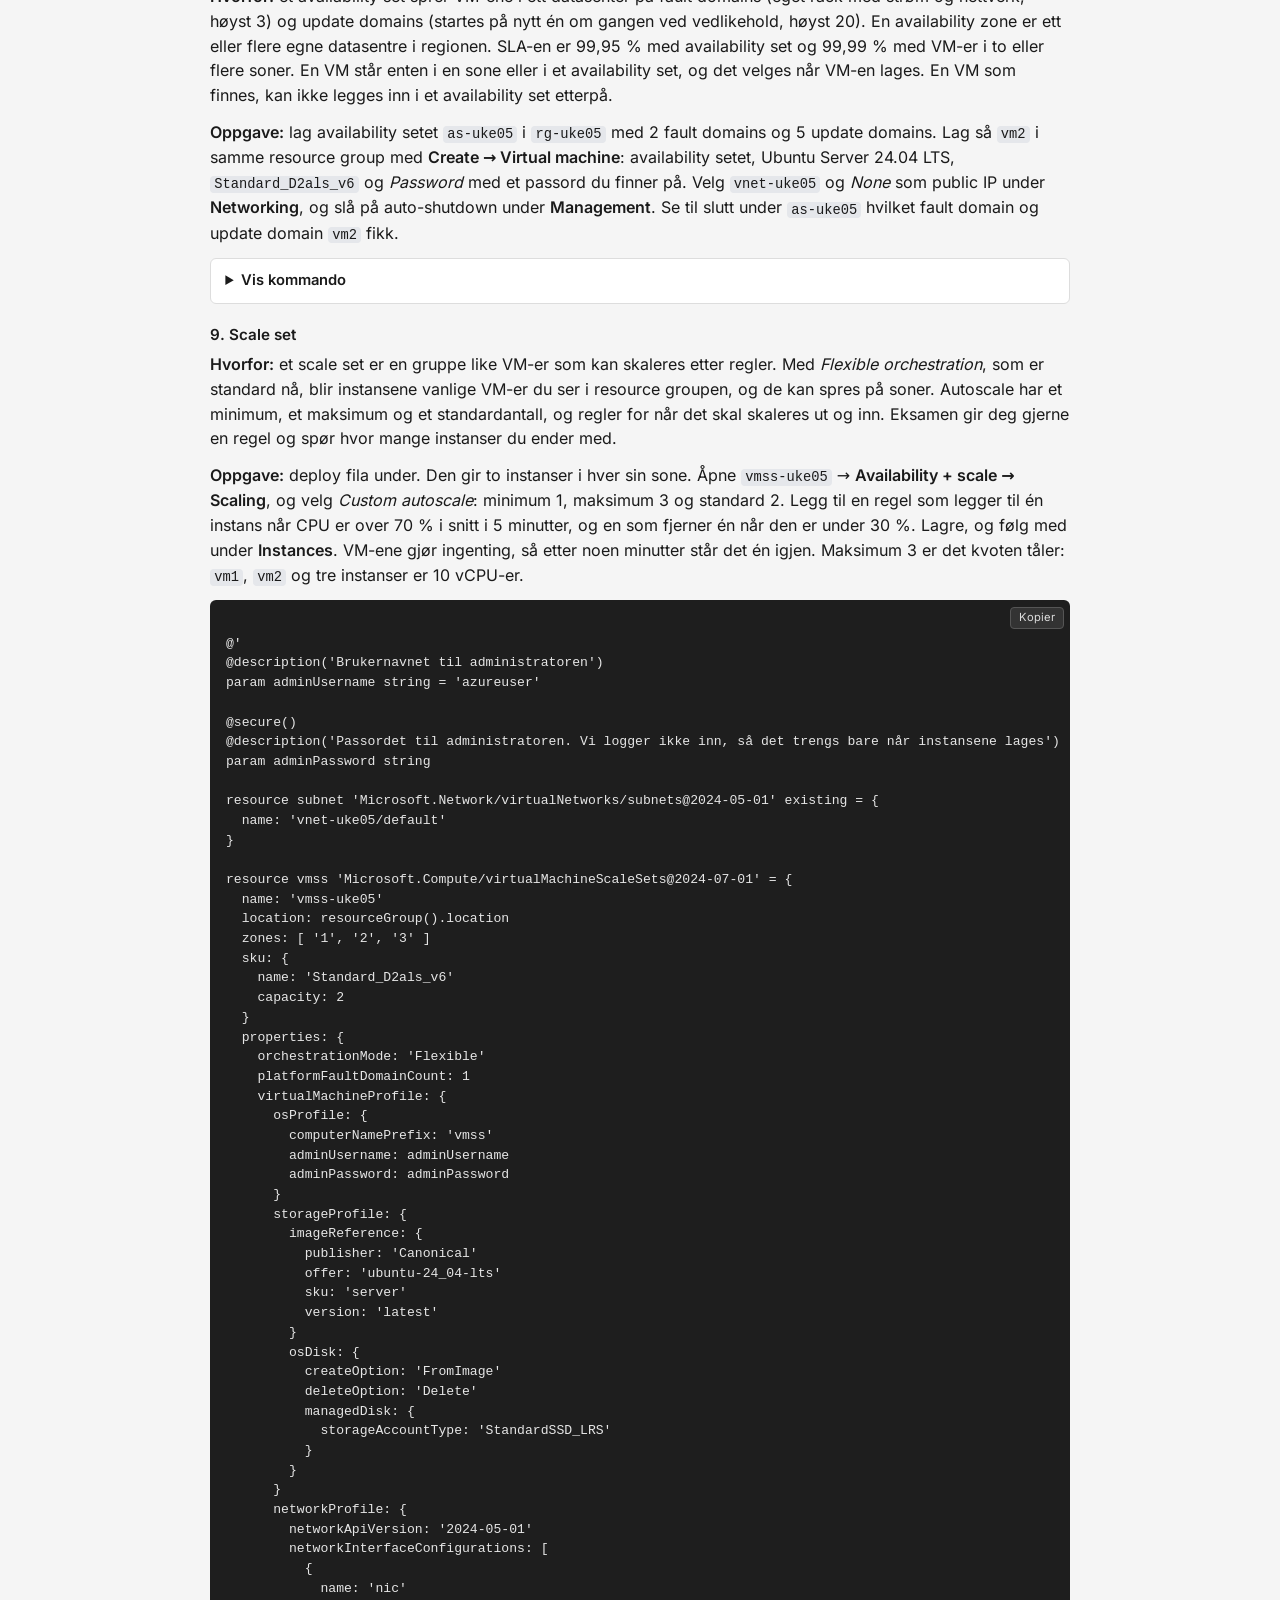
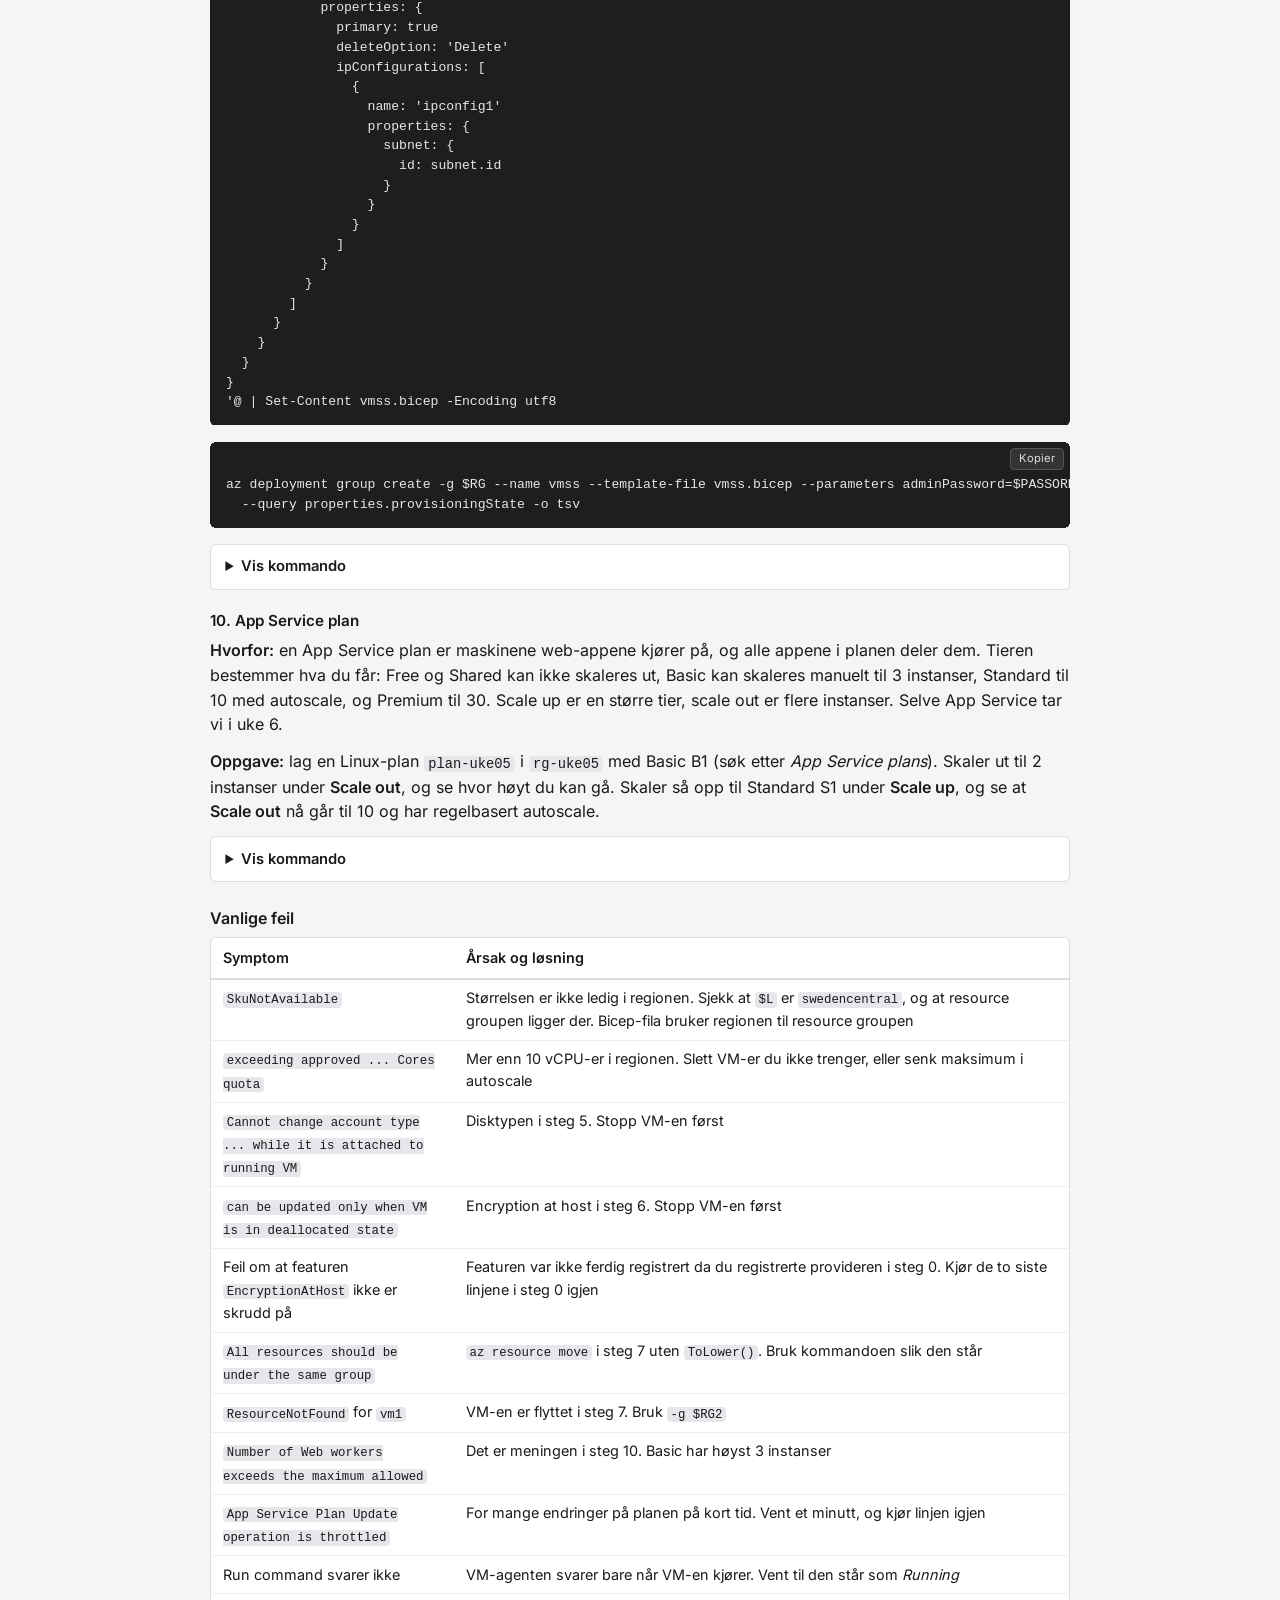
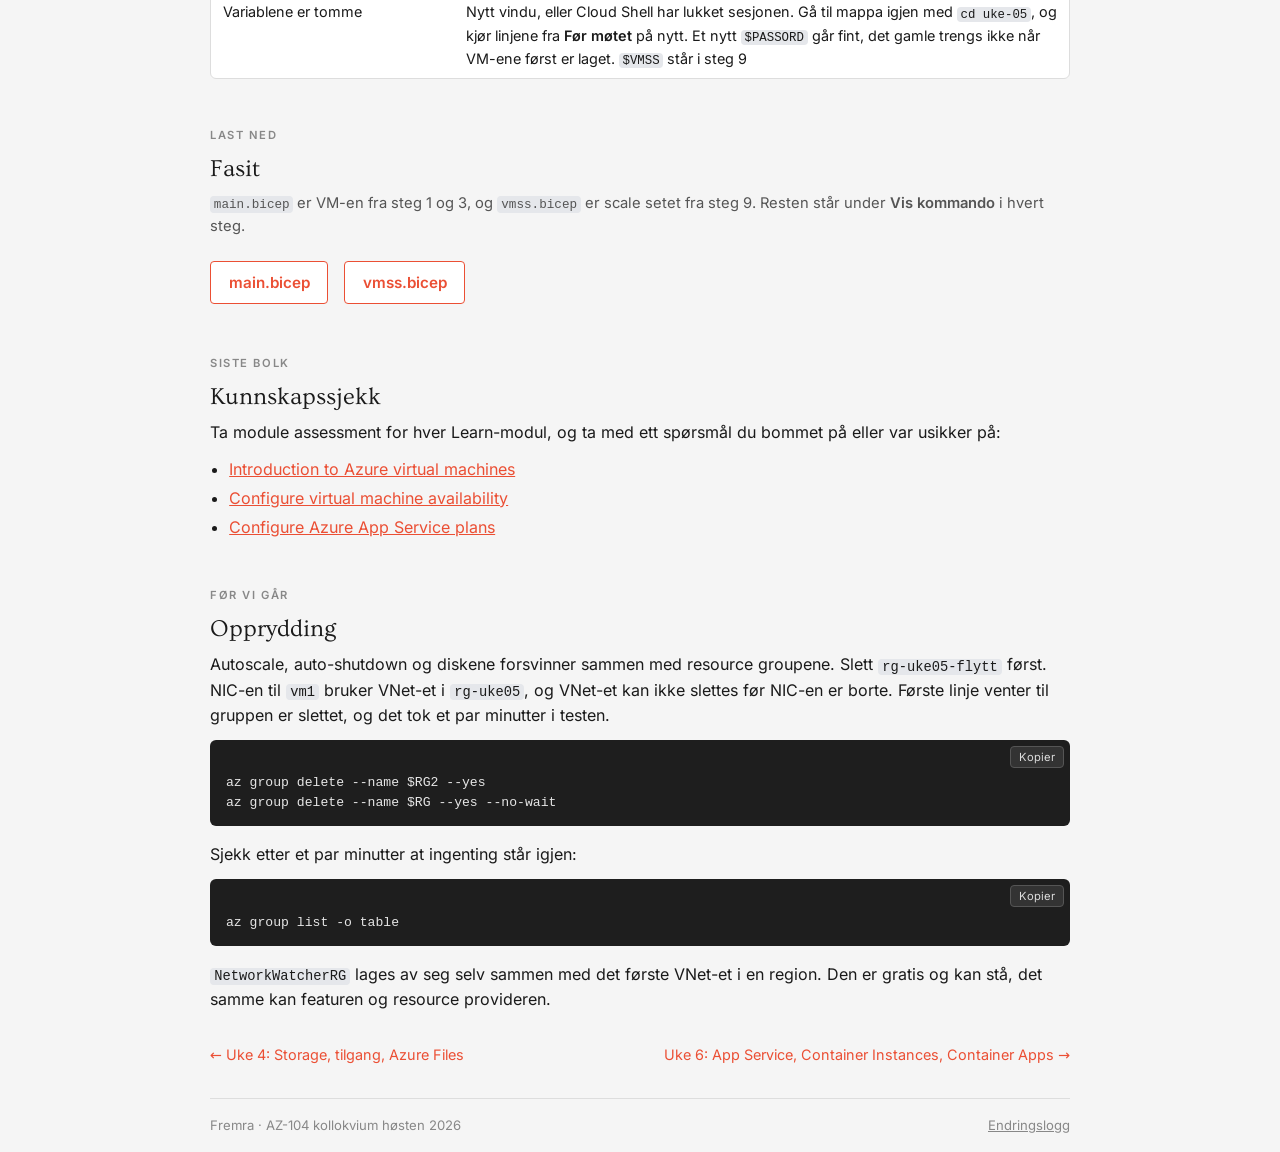
<file: uke-05/index.html>
<!DOCTYPE html>
<html lang="nb">
<head>
<meta charset="utf-8">
<meta name="viewport" content="width=device-width, initial-scale=1">
<title>Uke 5 · AZ-104 · Fremra</title>
<meta name="robots" content="noindex, nofollow">
<meta name="description" content="AZ-104 uke 5: Virtuelle maskiner og VM-drift. Forberedelse, lab og kunnskapssjekk.">
<link rel="icon" type="image/svg+xml" href="../assets/favicon.svg">
<link rel="stylesheet" href="../assets/side.css">
<script src="../assets/side.js" defer></script>
</head>
<body>
<div class="wrap">

<header>
  <a class="header-brand" href="../" aria-label="AZ-104 — til forsiden">
    <svg xmlns="http://www.w3.org/2000/svg" viewBox="0 0 884.51 302.23" aria-hidden="true" class="logo-svg">
      <g fill="#eb4f34">
        <polygon points="11.78 201.94 5.46 201.94 5.46 294.12 28.71 294.12 28.71 260.97 79.25 260.97 79.25 240.05 28.71 240.05 28.71 222.86 85.67 222.86 85.67 201.94 28.71 201.94 11.78 201.94"/>
        <path d="M224.12,227.53c-5.73-2.57-12.5-3.85-20.29-3.85s-14.33,1.45-20.16,4.34c-5.82,2.89-10.41,7.02-13.76,12.38-3.35,5.37-5.02,11.76-5.02,19.19,0,8.35,1.67,15.18,5.02,20.5,3.35,5.32,7.98,9.22,13.9,11.7,5.91,2.48,12.73,3.71,20.43,3.71s14.19-1.1,19.74-3.3c5.55-2.2,9.86-5.25,12.93-9.15,3.07-3.9,4.61-8.37,4.61-13.41v-1.51h-23.25v1.38c0,2.48-1.06,4.36-3.16,5.64-2.11,1.29-6.01,1.93-11.69,1.93-6.42,0-10.85-1.12-13.28-3.37-2.15-1.99-3.35-5.23-3.59-9.7h55.26c.18-1.19.3-2.27.34-3.23.04-.96.07-2.04.07-3.23,0-7.34-1.58-13.53-4.75-18.57-3.16-5.04-7.62-8.85-13.35-11.42ZM186.81,252.16c.49-3.14,1.57-5.53,3.26-7.15,2.38-2.29,6.79-3.44,13.21-3.44s10.46.99,12.93,2.96c2.04,1.62,3.22,4.18,3.58,7.64h-32.99Z"/>
        <path d="M366.46,227.19c-3.85-2.34-8.76-3.51-14.72-3.51s-10.66,1.08-14.38,3.23c-3.72,2.16-6.49,4.93-8.32,8.33-1.84,3.39-3.03,7.02-3.58,10.87h-1.36c-.38-3.26-1.18-6.31-2.42-9.15-1.79-4.08-4.59-7.31-8.39-9.7-3.81-2.38-8.74-3.58-14.79-3.58-5.69,0-10.32,1.06-13.9,3.16-3.58,2.11-6.26,4.86-8.05,8.26-1.79,3.39-2.96,7.02-3.51,10.87h-1.24v-20.91h-21.74v69.07h23.25v-35.36c0-5.23.96-8.92,2.89-11.07,1.92-2.15,5.78-3.23,11.56-3.23s9.54,1.03,11.56,3.1c2.02,2.06,3.03,5.76,3.03,11.08v35.5h23.25v-35.36c0-5.23.96-8.92,2.89-11.07,1.93-2.15,5.78-3.23,11.56-3.23s9.68,1.03,11.69,3.1c2.02,2.06,3.03,5.76,3.03,11.08v35.5h23.25v-43.61c0-5.23-.96-9.84-2.89-13.83-1.93-3.99-4.82-7.15-8.67-9.49Z"/>
        <path d="M514.91,227.4c-5.14-2.48-11.65-3.72-19.54-3.72s-14.4,1.22-20.09,3.65c-5.69,2.43-10.09,5.87-13.21,10.32-3.12,4.45-4.68,9.65-4.68,15.61v.28h23.25v-.55c0-3.48.98-5.87,2.96-7.15,1.97-1.28,5.3-1.93,9.98-1.93,5.14,0,8.69.64,10.66,1.93,1.97,1.28,2.96,3.95,2.96,7.98v1.93l-28.89,2.89c-5.05.55-9.22,1.6-12.52,3.16-3.3,1.56-5.76,3.6-7.36,6.12-1.6,2.52-2.41,5.48-2.41,8.87,0,5.78,2.13,10.34,6.4,13.69,4.26,3.35,10.2,5.02,17.82,5.02s13.55-1.49,18.09-4.47c4.54-2.98,7.5-6.99,8.88-12.04h1.24v15.13h21.74v-40.04c0-6.23-1.26-11.63-3.78-16.16-2.52-4.54-6.35-8.05-11.49-10.52ZM505.07,274.52c-1.42,1.7-3.6,2.89-6.54,3.58-2.94.69-6.79,1.03-11.56,1.03-2.48,0-4.36-.28-5.64-.83-1.28-.55-1.92-1.56-1.92-3.03,0-1.19.41-2.11,1.24-2.75.83-.64,2.16-1.01,3.99-1.1l22.5-2.59c-.19,2.36-.88,4.26-2.07,5.68Z"/>
        <path d="M153.82,226.78c-3.16-2.06-7.32-3.1-12.45-3.1-4.59,0-8.49.83-11.69,2.48-3.21,1.65-5.73,3.94-7.57,6.88-1.84,2.94-3.07,6.33-3.71,10.18h-1.24v-18.16h-21.74v69.07h23.25v-40.73c0-3.48.8-6.05,2.41-7.7,1.6-1.65,4.42-2.48,8.46-2.48,3.76,0,6.4.71,7.91,2.13,1.51,1.42,2.27,3.83,2.27,7.22v7.7h4.06l18.72-18.72c-.36-2.22-.93-4.31-1.72-6.26-1.47-3.62-3.78-6.47-6.95-8.53Z"/>
        <path d="M444.93,226.78c-3.16-2.06-7.32-3.1-12.45-3.1-4.59,0-8.49.83-11.69,2.48-3.21,1.65-5.73,3.94-7.57,6.88-1.84,2.94-3.07,6.33-3.71,10.18h-1.24v-18.16h-21.74v69.07h23.25v-40.73c0-3.48.8-6.05,2.41-7.7,1.6-1.65,4.42-2.48,8.46-2.48,3.76,0,6.4.71,7.91,2.13,1.51,1.42,2.27,3.83,2.27,7.22v7.7h4.06l18.72-18.72c-.36-2.22-.93-4.31-1.72-6.26-1.47-3.62-3.78-6.47-6.95-8.53Z"/>
        <path d="M703.31,6.83h0s0,0,0,0l-113.17,217.65h0v69.65h69.65s0,0,0,0l217.64-113.17h0V6.83h-174.12ZM835.62,59.46h-62.01v27.72h54.34v17.85h-54.34v39.64h-20.65V41.62h82.66v17.85Z"/>
      </g>
    </svg>
    <span class="header-wordmark">AZ-104</span>
  </a>
  <nav class="top">
    <a href="../#ukeplan">← Alle uker</a>
    <a href="#forberedelse">Forberedelse</a>
    <a href="#lab">Lab</a>
    <a href="#fasit">Fasit</a>
    <a href="#kunnskapssjekk">Kunnskapssjekk</a>
    <a href="#opprydding">Opprydding</a>
  </nav>
</header>

<div class="hero">
  <div class="crumb"><a href="../">AZ-104</a> › Uke 5</div>
  <h1>Uke 5 · Virtuelle maskiner og VM-drift</h1>
  <div class="facts">
    <div class="fact"><div class="k">Møte</div><div class="v">Mandag 2. november</div><div class="s">kl. 17–19 i DEG16</div></div>
    <div class="fact"><div class="k">Temaeier</div><div class="v">Jan</div></div>
    <div class="fact"><div class="k">Duffy</div><div class="v">1 t 49 min</div><div class="s">1 t 27 min på 1,25× · 17 forelesninger</div></div>
    <div class="fact"><div class="k">Learn</div><div class="v">132 min</div><div class="s">3 moduler</div></div>
  </div>
</div>

  <div class="callout warn">VM-er koster så lenge de kjører. Sett auto-shutdown når du oppretter dem, og slett alt før vi går.</div>

<!-- ======================================================================
     Forberedelse
     ====================================================================== -->
<section id="forberedelse">
  <div class="eyebrow">Før møtet</div>
  <h2>Forberedelse</h2>
  <p class="section-lead">Se Duffy-seksjonene hjemme før mandag, i ditt eget tempo.</p>

  <h3>Scott Duffy · hjemme</h3>
  <div class="table-wrap">
    <table>
      <thead><tr><th class="tall">#</th><th>Seksjon</th><th class="tall">Forel.</th><th class="tall">Video</th><th class="tall m-skjul">1,25×</th></tr></thead>
      <tbody>
          <tr><td class="tall">11</td><td>Azure Virtual Machines</td><td class="tall">15</td><td class="tall">1 t 32 min</td><td class="tall m-skjul">1 t 14 min</td></tr>
          <tr><td class="tall">14</td><td>Manage Azure VM</td><td class="tall">2</td><td class="tall">17 min</td><td class="tall m-skjul">14 min</td></tr>
      </tbody>
      <tfoot><tr><td></td><td>Sum</td><td class="tall">17</td><td class="tall">1 t 49 min</td><td class="tall m-skjul">1 t 27 min</td></tr></tfoot>
    </table>
  </div>
  <p class="table-note">Ren videotid. Artikler og oppgaver kommer i tillegg. Kurset ligger på <a href="https://www.udemy.com/course/70533-azure/">Udemy</a>.</p>

  <h3>Microsoft Learn · i møtet</h3>
  <p>
    Læringsstien <a target="_blank" rel="noopener" href="https://learn.microsoft.com/en-us/training/paths/az-104-manage-compute-resources/">AZ-104: Deploy and manage Azure compute resources</a>, modul 1–3.
    Vi gjør modulene sammen, og temaeieren har kjørt dem gjennom på forhånd. Les gjerne gjennom dem før møtet.
  </p>
  <div class="table-wrap">
    <table>
      <thead><tr><th>Modul</th><th class="tall">Min</th><th class="tall">Øvelser</th><th class="tall">Module assessment</th></tr></thead>
      <tbody>
        <tr><td><a target="_blank" rel="noopener" href="https://learn.microsoft.com/en-us/training/modules/intro-to-azure-virtual-machines/">Introduction to Azure virtual machines</a></td><td class="tall">67</td><td class="tall">1</td><td class="tall"><a target="_blank" rel="noopener" href="https://learn.microsoft.com/en-us/training/modules/intro-to-azure-virtual-machines/7-knowledge-check">Åpne</a></td></tr>
        <tr><td><a target="_blank" rel="noopener" href="https://learn.microsoft.com/en-us/training/modules/configure-virtual-machine-availability/">Configure virtual machine availability</a></td><td class="tall">41</td><td class="tall">–</td><td class="tall"><a target="_blank" rel="noopener" href="https://learn.microsoft.com/en-us/training/modules/configure-virtual-machine-availability/11-knowledge-check">Åpne</a></td></tr>
        <tr><td><a target="_blank" rel="noopener" href="https://learn.microsoft.com/en-us/training/modules/configure-app-service-plans/">Configure Azure App Service plans</a></td><td class="tall">24</td><td class="tall">–</td><td class="tall"><a target="_blank" rel="noopener" href="https://learn.microsoft.com/en-us/training/modules/configure-app-service-plans/6-knowledge-check">Åpne</a></td></tr>
      </tbody>
      <tfoot><tr><td>3 moduler</td><td class="tall">132</td><td></td><td></td></tr></tfoot>
    </table>
  </div>
  <p class="table-note">Minuttene er Learns eget anslag. I møtet bygger alle i sin egen subscription.</p>
</section>

<!-- ======================================================================
     Lab
     ====================================================================== -->
<section id="lab">
  <div class="eyebrow">Lab · 60 min</div>
  <h2>VM-er, scale sets og App Service plan</h2>
  <p class="section-lead">
    De tre Learn-modulene har bare én øvelse, så her er en egen lab. Hvert steg er en oppgave du løser i
    portalen. Står du fast, eller vil du sjekke resultatet, ligger kommandoen under <b>Vis kommando</b>. Del A er
    en VM i Bicep, del B er drift av den: størrelse, disker, kryptering og flytting, og del C er availability set,
    scale set og App Service plan. Fasiten ligger <a href="#fasit">under labben</a>.
  </p>

  <h3>Før møtet</h3>
  <p>
    Samme oppsett som i <a href="../uke-02/#lab">uke 2</a>: portalen i et privat vindu med lab-brukeren, og
    <code>az</code> lokalt med kursprofilen eller i Cloud Shell. Lag en mappe til labben, og sett variablene
    én gang:
  </p>
<pre><code>mkdir uke-05
cd uke-05
$RG = "rg-uke05"
$RG2 = "rg-uke05-flytt"
$L = "swedencentral"
$PASSORD = "Az-$([guid]::NewGuid())"</code></pre>
  <p>
    Vi bruker Sweden Central denne uka. Norway East har ingen ledige små VM-størrelser for subscriptionene våre.
    <code>$PASSORD</code> er et tilfeldig passord til VM-ene. Vi logger ikke inn på dem, så du trenger ikke å huske
    det. Tjenestene i portalen finner du raskest i søkefeltet øverst.
  </p>

  <h3>Del A — VM i Bicep (ca. 15 min)</h3>

  <h4>0. Registrer Microsoft.Compute og encryption at host</h4>
  <p>
    <b>Hvorfor:</b> ingen av oss har laget en VM i subscriptionen ennå, så resource provideren for VM-er er ikke
    registrert. Encryption at host, som vi bruker i steg 6, er en funksjon som må skrus på for subscriptionen før
    den kan brukes.
  </p>
  <p>
    <b>Oppgave:</b> dette steget gjør du med <code>az</code>. Registrer featuren først og så provideren, ellers blir
    ikke featuren med. Står featuren som <i>Registering</i>, går du videre og kjører de to siste linjene igjen før
    steg 6.
  </p>
<pre><code>az feature register --namespace Microsoft.Compute --name EncryptionAtHost --query properties.state -o tsv
az provider register --namespace Microsoft.Compute
az provider show --namespace Microsoft.Compute --query registrationState -o tsv</code></pre>

  <h4>1. VM i Bicep</h4>
  <p>
    <b>Hvorfor:</b> en VM er flere ressurser: selve VM-en, et nettverkskort (NIC), en OS-disk og et VNet.
    Bicep-fila lager alle sammen, og i tillegg en auto-shutdown-plan som slår av VM-en kl. 20 hver kveld, i tilfelle
    den blir glemt. VM-en står i availability zone 1 og har ingen offentlig IP.
  </p>
  <p>
    <b>Oppgave:</b> lag <code>rg-uke05</code> i Sweden Central, og deploy fila under. Åpne VM-en i portalen, og finn
    størrelsen, sonen og OS-disken under <b>Overview</b> og tidspunktet under <b>Operations → Auto-shutdown</b>.
  </p>
<pre><code>@'
@description('Størrelsen på VM-en')
param vmSize string = 'Standard_D2als_v6'

@description('Brukernavnet til administratoren')
param adminUsername string = 'azureuser'

@secure()
@description('Passordet til administratoren. Vi logger ikke inn, så det trengs bare når VM-en lages')
param adminPassword string

resource vnet 'Microsoft.Network/virtualNetworks@2024-05-01' = {
  name: 'vnet-uke05'
  location: resourceGroup().location
  properties: {
    addressSpace: {
      addressPrefixes: [ '10.5.0.0/16' ]
    }
    subnets: [
      {
        name: 'default'
        properties: {
          addressPrefix: '10.5.0.0/24'
        }
      }
    ]
  }
}

resource nic 'Microsoft.Network/networkInterfaces@2024-05-01' = {
  name: 'vm1-nic'
  location: resourceGroup().location
  properties: {
    ipConfigurations: [
      {
        name: 'ipconfig1'
        properties: {
          subnet: {
            id: '${vnet.id}/subnets/default'
          }
        }
      }
    ]
  }
}

resource vm 'Microsoft.Compute/virtualMachines@2024-07-01' = {
  name: 'vm1'
  location: resourceGroup().location
  zones: [ '1' ]
  properties: {
    hardwareProfile: {
      vmSize: vmSize
    }
    osProfile: {
      computerName: 'vm1'
      adminUsername: adminUsername
      adminPassword: adminPassword
    }
    storageProfile: {
      imageReference: {
        publisher: 'Canonical'
        offer: 'ubuntu-24_04-lts'
        sku: 'server'
        version: 'latest'
      }
      osDisk: {
        name: 'vm1-osdisk'
        createOption: 'FromImage'
        deleteOption: 'Delete'
        managedDisk: {
          storageAccountType: 'StandardSSD_LRS'
        }
      }
    }
    networkProfile: {
      networkInterfaces: [
        {
          id: nic.id
          properties: {
            deleteOption: 'Delete'
          }
        }
      ]
    }
  }
}

resource autoShutdown 'Microsoft.DevTestLab/schedules@2018-09-15' = {
  name: 'shutdown-computevm-vm1'
  location: resourceGroup().location
  properties: {
    status: 'Enabled'
    taskType: 'ComputeVmShutdownTask'
    dailyRecurrence: {
      time: '2000'
    }
    timeZoneId: 'W. Europe Standard Time'
    targetResourceId: vm.id
    notificationSettings: {
      status: 'Disabled'
    }
  }
}
'@ | Set-Content main.bicep -Encoding utf8</code></pre>
<pre><code>az group create --name $RG --location $L --query properties.provisioningState -o tsv
az deployment group what-if -g $RG --template-file main.bicep --parameters adminPassword=$PASSORD
az deployment group create -g $RG --name vm --template-file main.bicep --parameters adminPassword=$PASSORD `
  --query properties.provisioningState -o tsv</code></pre>
  <p>Deployen tok under to minutter i testen.</p>

  <h4>2. Run command</h4>
  <p>
    <b>Hvorfor:</b> VM-en har ingen offentlig IP, så du kommer ikke inn med SSH. Run command kjører et skript i
    VM-en gjennom VM-agenten, uten nettverk og uten passord.
  </p>
  <p>
    <b>Oppgave:</b> åpne <b>Operations → Run command → RunShellScript</b>, og kjør
    <code>nproc; free -m; lsblk -d -o NAME,SIZE</code>. Du ser antall vCPU-er, minnet i MB og disken. Svaret kommer
    etter et halvt minutt. <code>sr0</code> er en liten virtuell CD som Azure bruker når VM-en settes opp.
  </p>
  <details><summary>Vis kommando</summary><div>
<pre><code>az vm run-command invoke -g $RG -n vm1 --command-id RunShellScript --scripts "nproc; free -m; lsblk -d -o NAME,SIZE" `
  --query "value[0].message" -o tsv</code></pre>
  </div></details>

  <h3>Del B — Drift (ca. 25 min)</h3>

  <h4>3. Bytt størrelse</h4>
  <p>
    <b>Hvorfor:</b> størrelsen bestemmer vCPU-er, minne og pris. VM-en starter på nytt når du bytter. Finnes ikke den
    nye størrelsen på maskinvaren VM-en står på, må du deallokere den først. Kvoten teller vCPU-er per region og per
    familie, og hos oss er grensen 10 vCPU-er i regionen.
  </p>
  <p>
    <b>Oppgave:</b> åpne <b>Availability + scale → Size</b>, og se hvilke størrelser du kan velge, uten å lagre.
    Kjør så what-if med <code>Standard_D2as_v6</code>, som har dobbelt så mye minne, og deploy. Sjekk minnet med Run
    command igjen.
  </p>
<pre><code>az deployment group what-if -g $RG --template-file main.bicep --parameters adminPassword=$PASSORD vmSize=Standard_D2as_v6
az deployment group create -g $RG --name vm --template-file main.bicep `
  --parameters adminPassword=$PASSORD vmSize=Standard_D2as_v6 --query properties.provisioningState -o tsv</code></pre>
  <p>Endringen som betyr noe i what-if, er <code>vmSize</code>. Resten er støy.</p>
  <details><summary>Vis kommando</summary><div>
<pre><code>az vm list-vm-resize-options -g $RG -n vm1 --query "[?contains(name, '_D2a')].name" -o tsv
az vm run-command invoke -g $RG -n vm1 --command-id RunShellScript --scripts "free -m" --query "value[0].message" -o tsv</code></pre>
  </div></details>

  <h4>4. Datadisk</h4>
  <p>
    <b>Hvorfor:</b> OS-disken er til operativsystemet. Data legger du på egne managed disks, som kan kobles til mens
    VM-en kjører. Disktypen (Standard HDD, Standard SSD, Premium SSD, Premium SSD v2 og Ultra Disk) og størrelsen
    bestemmer ytelse og pris. En disk kan gjøres større, men aldri mindre. En ny disk må formateres i
    operativsystemet før den kan brukes.
  </p>
  <p>
    <b>Oppgave:</b> åpne <b>Settings → Disks</b>, og velg <b>Create and attach a new disk</b>: <code>vm1-data</code>,
    Standard SSD og 4 GiB. Lagre, og se den nye disken med Run command (<code>lsblk -d -o NAME,SIZE</code>). Gjør den
    så 8 GiB under <b>Size + performance</b> på disken, og kjør Run command igjen. VM-en kjører hele tiden.
  </p>
  <details><summary>Vis kommando</summary><div>
<pre><code>az vm disk attach -g $RG --vm-name vm1 --name vm1-data --new --size-gb 4 --sku StandardSSD_LRS
az vm run-command invoke -g $RG -n vm1 --command-id RunShellScript --scripts "lsblk -d -o NAME,SIZE" --query "value[0].message" -o tsv
az disk update -g $RG -n vm1-data --size-gb 8 --query diskSizeGB -o tsv
az vm run-command invoke -g $RG -n vm1 --command-id RunShellScript --scripts "lsblk -d -o NAME,SIZE" --query "value[0].message" -o tsv</code></pre>
  <p>Disken havner i samme sone som VM-en. En disk i en annen sone kan ikke kobles til.</p>
  </div></details>

  <h4>5. Deallokér</h4>
  <p>
    <b>Hvorfor:</b> slår du av VM-en fra operativsystemet, står den som <i>Stopped</i>, og du betaler fortsatt for
    den. <b>Stop</b> i portalen og <code>az vm deallocate</code> gir <i>Stopped (deallocated)</i>, og da betaler du
    bare for diskene. Noen endringer krever en deallokert VM, som å bytte disktype på en disk som er koblet til.
  </p>
  <p>
    <b>Oppgave:</b> prøv å bytte <code>vm1-data</code> til Premium SSD under <b>Size + performance</b> mens VM-en
    kjører. Det går ikke. Stopp VM-en (<b>Stop</b> under <b>Overview</b>), og bytt igjen. La den stå stoppet til
    steg 6.
  </p>
  <details><summary>Vis kommando</summary><div>
<pre><code>az disk update -g $RG -n vm1-data --sku Premium_LRS --query sku.name -o tsv      <span class="kom"># feiler</span>
az vm deallocate -g $RG -n vm1
az disk update -g $RG -n vm1-data --sku Premium_LRS --query sku.name -o tsv</code></pre>
  </div></details>

  <h4>6. Encryption at host</h4>
  <p>
    <b>Hvorfor:</b> managed disks er alltid kryptert der de lagres. Encryption at host krypterer i tillegg
    disk-cachen og den midlertidige disken på serveren VM-en kjører på, så dataene er kryptert hele veien fra VM-en
    til lagringen. Studieguiden nevner encryption at host i stedet for Azure Disk Encryption, som Microsoft fjerner
    i 2028. Det kan bare skrus på når VM-en er deallokert.
  </p>
  <p>
    <b>Oppgave:</b> med VM-en fortsatt stoppet, åpne <b>Settings → Disks → Additional settings</b>, og sett
    <b>Encryption at host</b> til <i>Yes</i>. Start VM-en, og se at den står som <i>Running</i>.
  </p>
  <details><summary>Vis kommando</summary><div>
<pre><code>az vm update -g $RG -n vm1 --set securityProfile.encryptionAtHost=true --query securityProfile.encryptionAtHost -o tsv
az vm start -g $RG -n vm1
az vm get-instance-view -g $RG -n vm1 --query "instanceView.statuses[1].displayStatus" -o tsv</code></pre>
  </div></details>

  <h4>7. Flytt VM-en</h4>
  <p>
    <b>Hvorfor:</b> en VM kan flyttes til en annen resource group eller subscription, men NIC-en og diskene må bli
    med. Til en annen resource group kan VNet-et bli igjen, til en annen subscription må det også flyttes.
    Ressurs-id-en endres, så skript og annet som peker på den gamle id-en, må oppdateres. Til en annen region
    flytter du med Azure Resource Mover, eller du lager VM-en på nytt der. Eksamen spør hva som må flyttes sammen.
  </p>
  <p>
    <b>Oppgave:</b> lag <code>rg-uke05-flytt</code>. Åpne <code>rg-uke05</code>, merk <code>vm1</code>,
    <code>vm1-nic</code>, <code>vm1-osdisk</code>, <code>vm1-data</code> og <code>shutdown-computevm-vm1</code>, og
    velg <b>Move → Move to another resource group</b>. Flyttingen tok fire–fem minutter i testen, og VM-en kjørte
    hele tiden. Gå videre til del C mens den går.
  </p>
  <details><summary>Vis kommando</summary><div>
<pre><code>az group create --name $RG2 --location $L --query properties.provisioningState -o tsv
$IDER = az resource list -g $RG --query "[?contains(name, 'vm1')].id" -o tsv | ForEach-Object { $_.ToLower() }
az resource move --destination-group $RG2 --ids $IDER
az resource list -g $RG2 --query "[].name" -o tsv</code></pre>
  <p>
    <code>az</code> krever at navnet på resource groupen er skrevet likt i alle id-ene, og OS-disken har det med
    store bokstaver. Derfor <code>ToLower()</code>. Kommandoen venter til flyttingen er ferdig.
  </p>
  </div></details>

  <h3>Del C — Tilgjengelighet og skalering (ca. 20 min)</h3>

  <h4>8. Availability set</h4>
  <p>
    <b>Hvorfor:</b> et availability set sprer VM-ene i ett datasenter på fault domains (eget rack med strøm og
    nettverk, høyst 3) og update domains (startes på nytt én om gangen ved vedlikehold, høyst 20). En availability
    zone er ett eller flere egne datasentre i regionen. SLA-en er 99,95 % med availability set og 99,99 % med VM-er
    i to eller flere soner. En VM står enten i en sone eller i et availability set, og det velges når VM-en lages.
    En VM som finnes, kan ikke legges inn i et availability set etterpå.
  </p>
  <p>
    <b>Oppgave:</b> lag availability setet <code>as-uke05</code> i <code>rg-uke05</code> med 2 fault domains og 5
    update domains. Lag så <code>vm2</code> i samme resource group med <b>Create → Virtual machine</b>: availability setet, Ubuntu
    Server 24.04 LTS, <code>Standard_D2als_v6</code> og <i>Password</i> med et passord du finner på. Velg
    <code>vnet-uke05</code> og <i>None</i> som public IP under <b>Networking</b>, og slå på auto-shutdown under
    <b>Management</b>. Se til slutt under <code>as-uke05</code> hvilket fault domain og update domain
    <code>vm2</code> fikk.
  </p>
  <details><summary>Vis kommando</summary><div>
<pre><code>az vm availability-set create -g $RG -n as-uke05 --platform-fault-domain-count 2 --platform-update-domain-count 5 `
  --query "{fd:platformFaultDomainCount, ud:platformUpdateDomainCount}" -o json
az network nic create -g $RG -n vm2-nic --vnet-name vnet-uke05 --subnet default --query NewNIC.provisioningState -o tsv
az vm create -g $RG -n vm2 --availability-set as-uke05 --nics vm2-nic --image Ubuntu2404 --size Standard_D2als_v6 `
  --storage-sku StandardSSD_LRS --admin-username azureuser --admin-password $PASSORD --query powerState -o tsv
az vm auto-shutdown -g $RG -n vm2 --time 1900 --query dailyRecurrence.time -o tsv      <span class="kom"># UTC, altså kl. 20 her</span>
az vm get-instance-view -g $RG -n vm2 --query "instanceView.{fd:platformFaultDomain, ud:platformUpdateDomain}" -o json</code></pre>
  <p>NIC-en lages først, så <code>az vm create</code> ikke lager offentlig IP og NSG.</p>
  </div></details>

  <h4>9. Scale set</h4>
  <p>
    <b>Hvorfor:</b> et scale set er en gruppe like VM-er som kan skaleres etter regler. Med <i>Flexible
    orchestration</i>, som er standard nå, blir instansene vanlige VM-er du ser i resource groupen, og de kan spres
    på soner. Autoscale har et minimum, et maksimum og et standardantall, og regler for når det skal skaleres ut og
    inn. Eksamen gir deg gjerne en regel og spør hvor mange instanser du ender med.
  </p>
  <p>
    <b>Oppgave:</b> deploy fila under. Den gir to instanser i hver sin sone. Åpne <code>vmss-uke05</code> →
    <b>Availability + scale → Scaling</b>, og velg <i>Custom autoscale</i>: minimum 1, maksimum 3 og standard 2.
    Legg til en regel som legger til én instans når CPU er over 70 % i snitt i 5 minutter, og en som fjerner én når
    den er under 30 %. Lagre, og følg med under <b>Instances</b>. VM-ene gjør ingenting, så etter noen minutter står
    det én igjen. Maksimum 3 er det kvoten tåler: <code>vm1</code>, <code>vm2</code> og tre instanser er 10 vCPU-er.
  </p>
<pre><code>@'
@description('Brukernavnet til administratoren')
param adminUsername string = 'azureuser'

@secure()
@description('Passordet til administratoren. Vi logger ikke inn, så det trengs bare når instansene lages')
param adminPassword string

resource subnet 'Microsoft.Network/virtualNetworks/subnets@2024-05-01' existing = {
  name: 'vnet-uke05/default'
}

resource vmss 'Microsoft.Compute/virtualMachineScaleSets@2024-07-01' = {
  name: 'vmss-uke05'
  location: resourceGroup().location
  zones: [ '1', '2', '3' ]
  sku: {
    name: 'Standard_D2als_v6'
    capacity: 2
  }
  properties: {
    orchestrationMode: 'Flexible'
    platformFaultDomainCount: 1
    virtualMachineProfile: {
      osProfile: {
        computerNamePrefix: 'vmss'
        adminUsername: adminUsername
        adminPassword: adminPassword
      }
      storageProfile: {
        imageReference: {
          publisher: 'Canonical'
          offer: 'ubuntu-24_04-lts'
          sku: 'server'
          version: 'latest'
        }
        osDisk: {
          createOption: 'FromImage'
          deleteOption: 'Delete'
          managedDisk: {
            storageAccountType: 'StandardSSD_LRS'
          }
        }
      }
      networkProfile: {
        networkApiVersion: '2024-05-01'
        networkInterfaceConfigurations: [
          {
            name: 'nic'
            properties: {
              primary: true
              deleteOption: 'Delete'
              ipConfigurations: [
                {
                  name: 'ipconfig1'
                  properties: {
                    subnet: {
                      id: subnet.id
                    }
                  }
                }
              ]
            }
          }
        ]
      }
    }
  }
}
'@ | Set-Content vmss.bicep -Encoding utf8</code></pre>
<pre><code>az deployment group create -g $RG --name vmss --template-file vmss.bicep --parameters adminPassword=$PASSORD `
  --query properties.provisioningState -o tsv</code></pre>
  <details><summary>Vis kommando</summary><div>
<pre><code>az vm list -g $RG --query "[?contains(name, 'vmss')].{navn:name, sone:zones[0]}" -o table
$VMSS = az vmss show -g $RG -n vmss-uke05 --query id -o tsv
az monitor autoscale create -g $RG --resource $VMSS --name skaler-vmss --min-count 1 --max-count 3 --count 2 -o none
az monitor autoscale rule create -g $RG --autoscale-name skaler-vmss --condition "Percentage CPU &gt; 70 avg 5m" --scale out 1 -o none
az monitor autoscale rule create -g $RG --autoscale-name skaler-vmss --condition "Percentage CPU &lt; 30 avg 5m" --scale in 1 -o none
az vmss show -g $RG -n vmss-uke05 --query sku.capacity -o tsv      <span class="kom"># kjør igjen etter noen minutter</span></code></pre>
  </div></details>

  <h4>10. App Service plan</h4>
  <p>
    <b>Hvorfor:</b> en App Service plan er maskinene web-appene kjører på, og alle appene i planen deler dem. Tieren
    bestemmer hva du får: Free og Shared kan ikke skaleres ut, Basic kan skaleres manuelt til 3 instanser, Standard
    til 10 med autoscale, og Premium til 30. Scale up er en større tier, scale out er flere instanser. Selve App
    Service tar vi i uke 6.
  </p>
  <p>
    <b>Oppgave:</b> lag en Linux-plan <code>plan-uke05</code> i <code>rg-uke05</code> med Basic B1 (søk etter
    <i>App Service plans</i>). Skaler ut til 2 instanser under <b>Scale out</b>, og se hvor høyt du kan gå. Skaler så
    opp til Standard S1 under <b>Scale up</b>, og se at <b>Scale out</b> nå går til 10 og har regelbasert autoscale.
  </p>
  <details><summary>Vis kommando</summary><div>
<pre><code>az appservice plan create -g $RG -n plan-uke05 --sku B1 --is-linux --query sku.name -o tsv
az appservice plan update -g $RG -n plan-uke05 --number-of-workers 2 --query sku.capacity -o tsv
az appservice plan update -g $RG -n plan-uke05 --number-of-workers 4 --query sku.capacity -o tsv      <span class="kom"># feiler</span>
az appservice plan update -g $RG -n plan-uke05 --sku S1 --query sku.name -o tsv</code></pre>
  </div></details>

  <h3 id="vanlige-feil">Vanlige feil</h3>
  <div class="table-wrap">
    <table>
      <thead><tr><th>Symptom</th><th>Årsak og løsning</th></tr></thead>
      <tbody>
        <tr><td><code>SkuNotAvailable</code></td><td>Størrelsen er ikke ledig i regionen. Sjekk at <code>$L</code> er <code>swedencentral</code>, og at resource groupen ligger der. Bicep-fila bruker regionen til resource groupen</td></tr>
        <tr><td><code>exceeding approved ... Cores quota</code></td><td>Mer enn 10 vCPU-er i regionen. Slett VM-er du ikke trenger, eller senk maksimum i autoscale</td></tr>
        <tr><td><code>Cannot change account type ... while it is attached to running VM</code></td><td>Disktypen i steg 5. Stopp VM-en først</td></tr>
        <tr><td><code>can be updated only when VM is in deallocated state</code></td><td>Encryption at host i steg 6. Stopp VM-en først</td></tr>
        <tr><td>Feil om at featuren <code>EncryptionAtHost</code> ikke er skrudd på</td><td>Featuren var ikke ferdig registrert da du registrerte provideren i steg 0. Kjør de to siste linjene i steg 0 igjen</td></tr>
        <tr><td><code>All resources should be under the same group</code></td><td><code>az resource move</code> i steg 7 uten <code>ToLower()</code>. Bruk kommandoen slik den står</td></tr>
        <tr><td><code>ResourceNotFound</code> for <code>vm1</code></td><td>VM-en er flyttet i steg 7. Bruk <code>-g $RG2</code></td></tr>
        <tr><td><code>Number of Web workers exceeds the maximum allowed</code></td><td>Det er meningen i steg 10. Basic har høyst 3 instanser</td></tr>
        <tr><td><code>App Service Plan Update operation is throttled</code></td><td>For mange endringer på planen på kort tid. Vent et minutt, og kjør linjen igjen</td></tr>
        <tr><td>Run command svarer ikke</td><td>VM-agenten svarer bare når VM-en kjører. Vent til den står som <i>Running</i></td></tr>
        <tr><td>Variablene er tomme</td><td>Nytt vindu, eller Cloud Shell har lukket sesjonen. Gå til mappa igjen med <code>cd uke-05</code>, og kjør linjene fra <b>Før møtet</b> på nytt. Et nytt <code>$PASSORD</code> går fint, det gamle trengs ikke når VM-ene først er laget. <code>$VMSS</code> står i steg 9</td></tr>
      </tbody>
    </table>
  </div>
</section>

<!-- ======================================================================
     Fasit
     ====================================================================== -->
<section id="fasit">
  <div class="eyebrow">Last ned</div>
  <h2>Fasit</h2>
  <p class="section-lead">
    <code>main.bicep</code> er VM-en fra steg 1 og 3, og <code>vmss.bicep</code> er scale setet fra steg 9. Resten
    står under <b>Vis kommando</b> i hvert steg.
  </p>
  <div class="nedlast">
    <a class="btn-lenke sekundaer" href="main.bicep" download>main.bicep</a>
    <a class="btn-lenke sekundaer" href="vmss.bicep" download>vmss.bicep</a>
  </div>
</section>

<!-- ======================================================================
     Kunnskapssjekk
     ====================================================================== -->
<section id="kunnskapssjekk">
  <div class="eyebrow">Siste bolk</div>
  <h2>Kunnskapssjekk</h2>
  <p>Ta module assessment for hver Learn-modul, og ta med ett spørsmål du bommet på eller var usikker på:</p>
  <ul>
    <li><a target="_blank" rel="noopener" href="https://learn.microsoft.com/en-us/training/modules/intro-to-azure-virtual-machines/7-knowledge-check">Introduction to Azure virtual machines</a></li>
    <li><a target="_blank" rel="noopener" href="https://learn.microsoft.com/en-us/training/modules/configure-virtual-machine-availability/11-knowledge-check">Configure virtual machine availability</a></li>
    <li><a target="_blank" rel="noopener" href="https://learn.microsoft.com/en-us/training/modules/configure-app-service-plans/6-knowledge-check">Configure Azure App Service plans</a></li>
  </ul>
</section>

<!-- ======================================================================
     Opprydding
     ====================================================================== -->
<section id="opprydding">
  <div class="eyebrow">Før vi går</div>
  <h2>Opprydding</h2>
  <p>
    Autoscale, auto-shutdown og diskene forsvinner sammen med resource groupene. Slett <code>rg-uke05-flytt</code>
    først. NIC-en til <code>vm1</code> bruker VNet-et i <code>rg-uke05</code>, og VNet-et kan ikke slettes før NIC-en
    er borte. Første linje venter til gruppen er slettet, og det tok et par minutter i testen.
  </p>
<pre><code>az group delete --name $RG2 --yes
az group delete --name $RG --yes --no-wait</code></pre>
  <p>Sjekk etter et par minutter at ingenting står igjen:</p>
<pre><code>az group list -o table</code></pre>
  <p>
    <code>NetworkWatcherRG</code> lages av seg selv sammen med det første VNet-et i en region. Den er gratis og kan
    stå, det samme kan featuren og resource provideren.
  </p>
</section>

<nav class="pager" aria-label="Bla mellom ukene">
  <span><a href="../uke-04/">← Uke 4: Storage, tilgang, Azure Files</a></span>
  <span><a href="../uke-06/">Uke 6: App Service, Container Instances, Container Apps →</a></span>
</nav>

<footer>
  <span>Fremra · AZ-104 kollokvium høsten 2026</span>
  <span><a href="../#endringslogg">Endringslogg</a></span>
</footer>

</div>
</body>
</html>
</file>
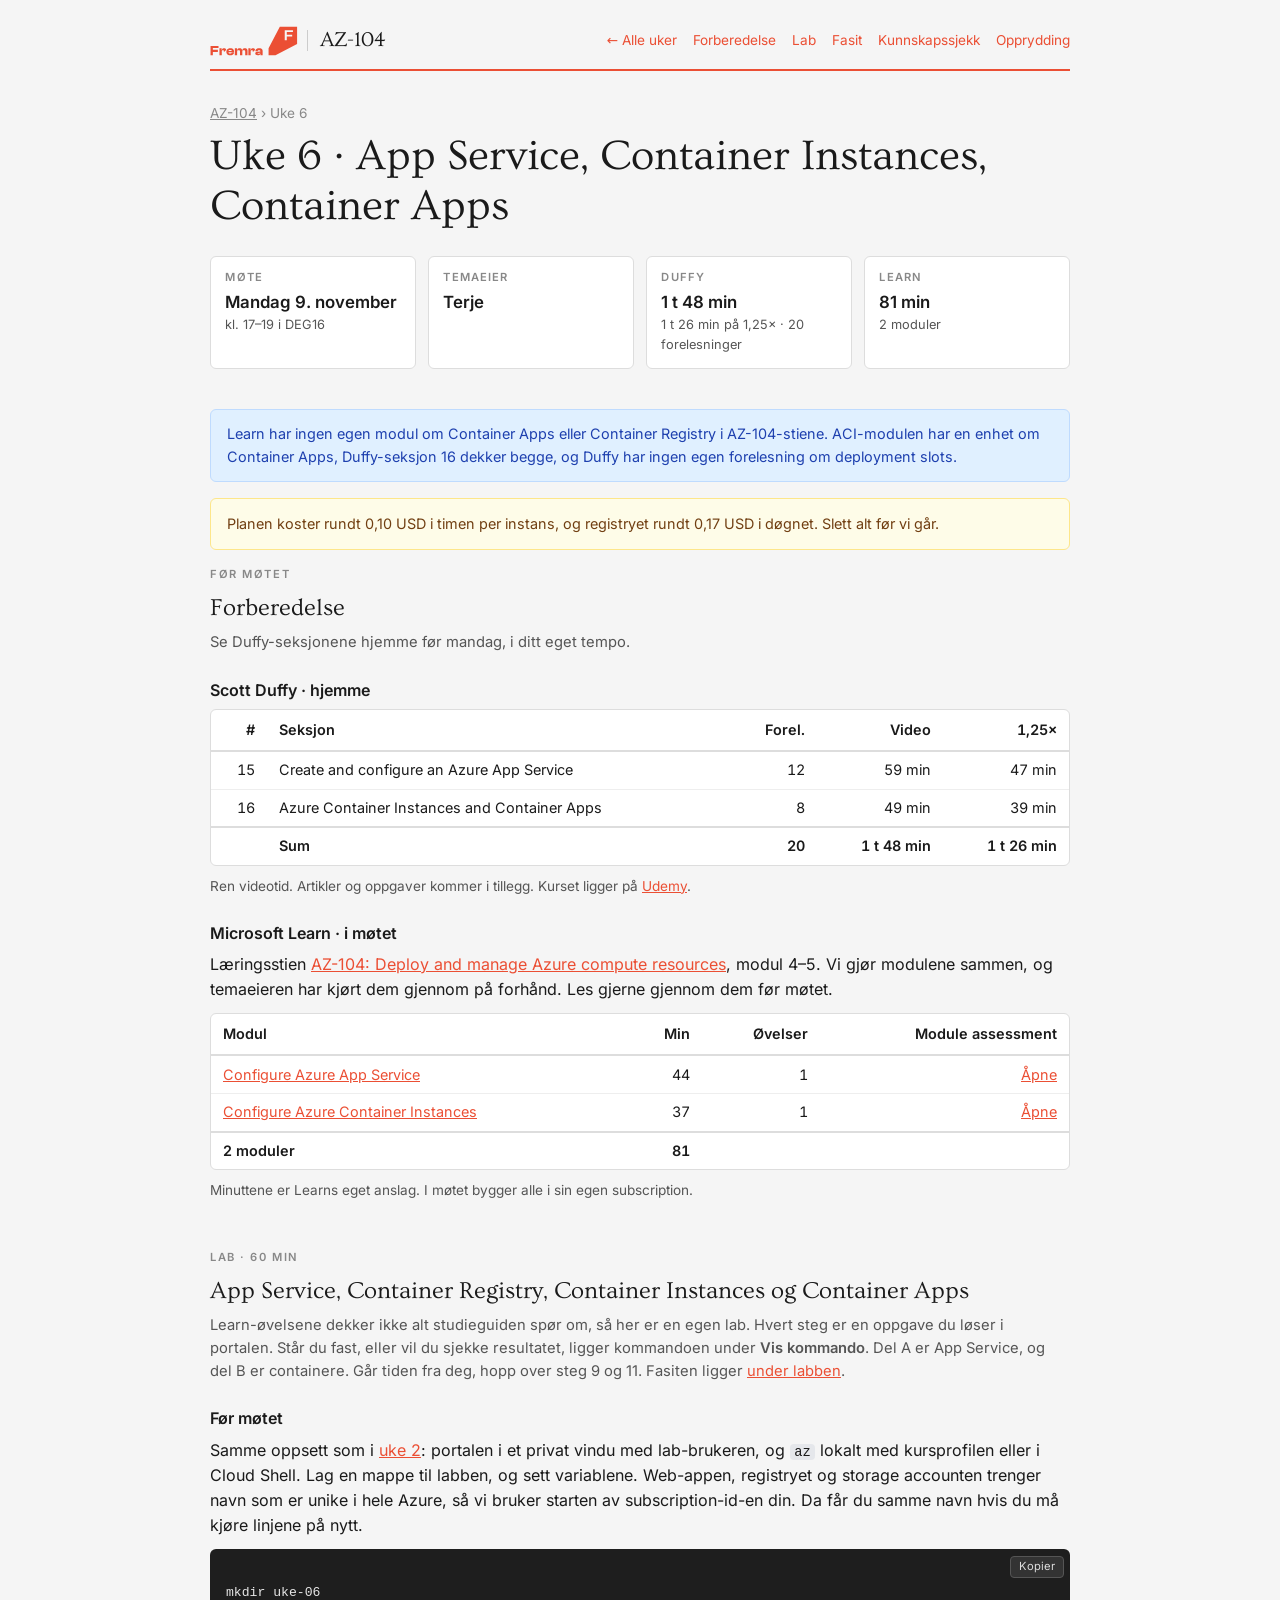
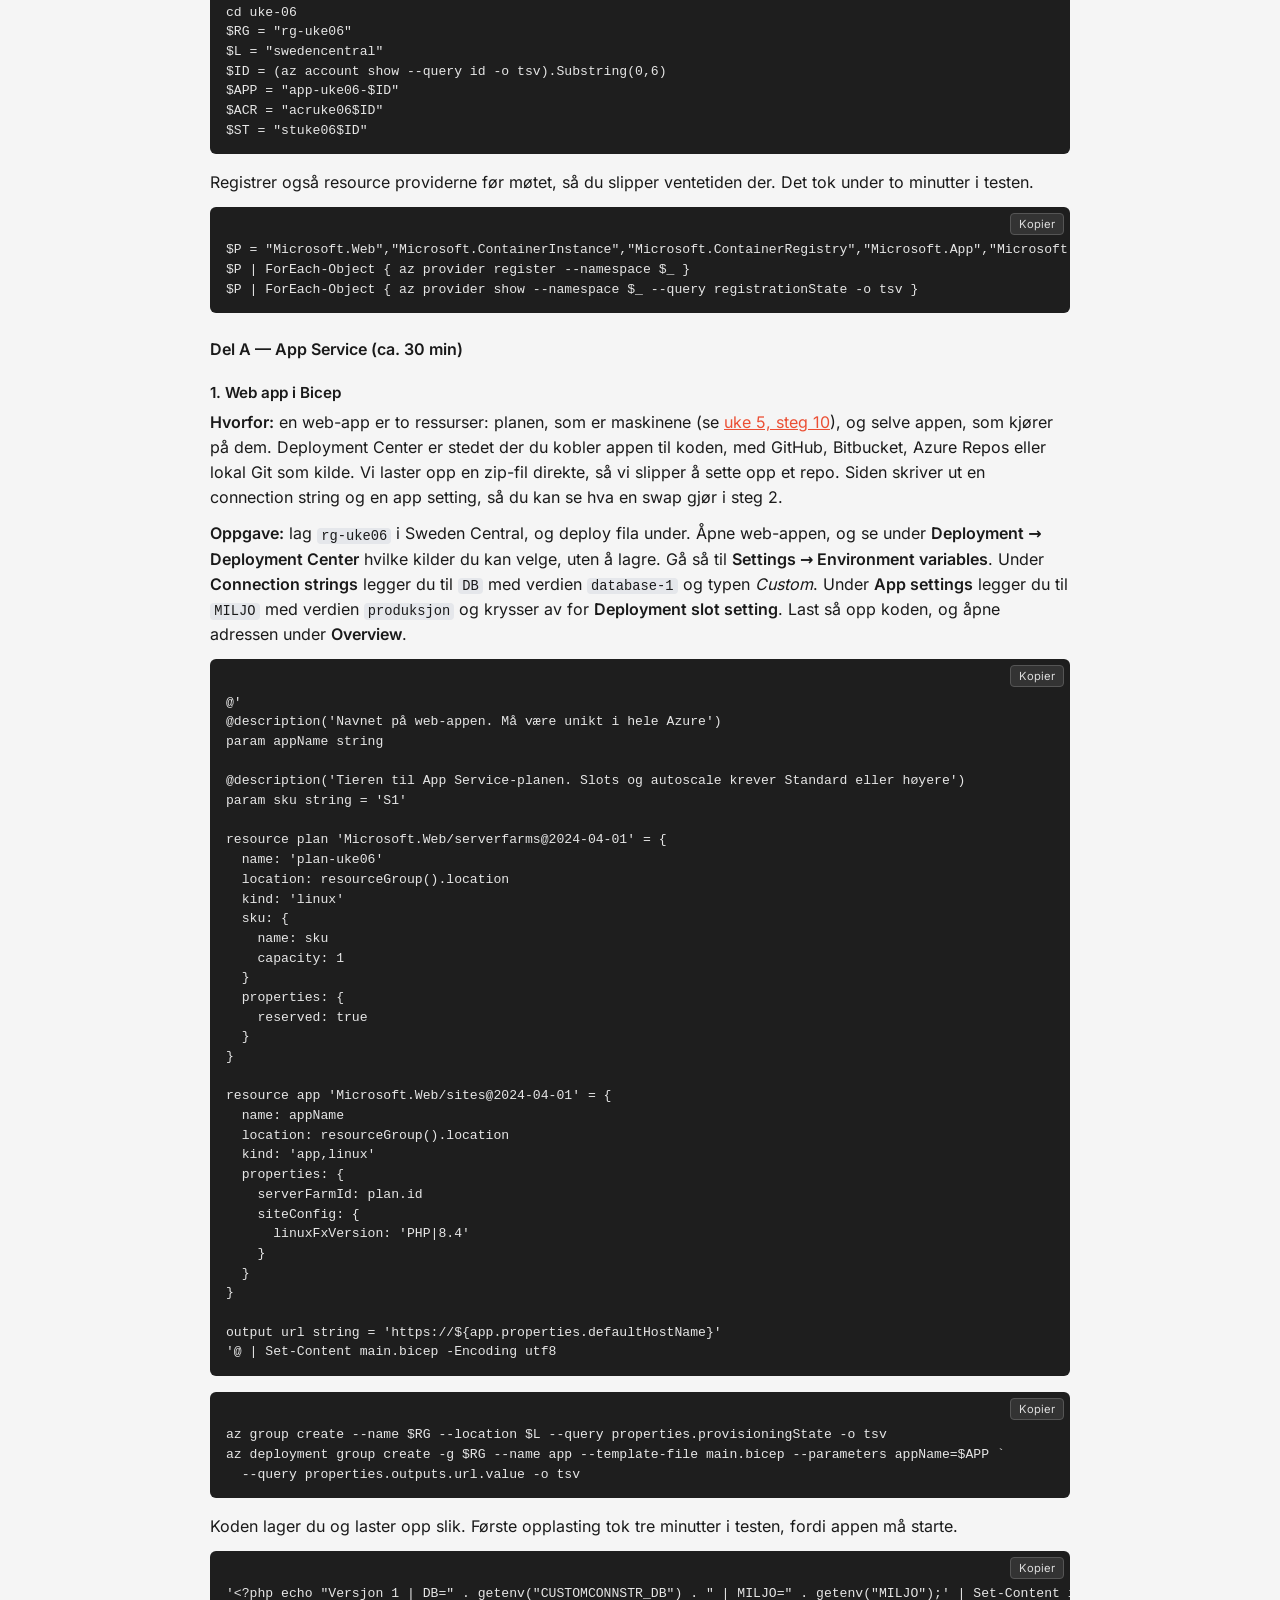
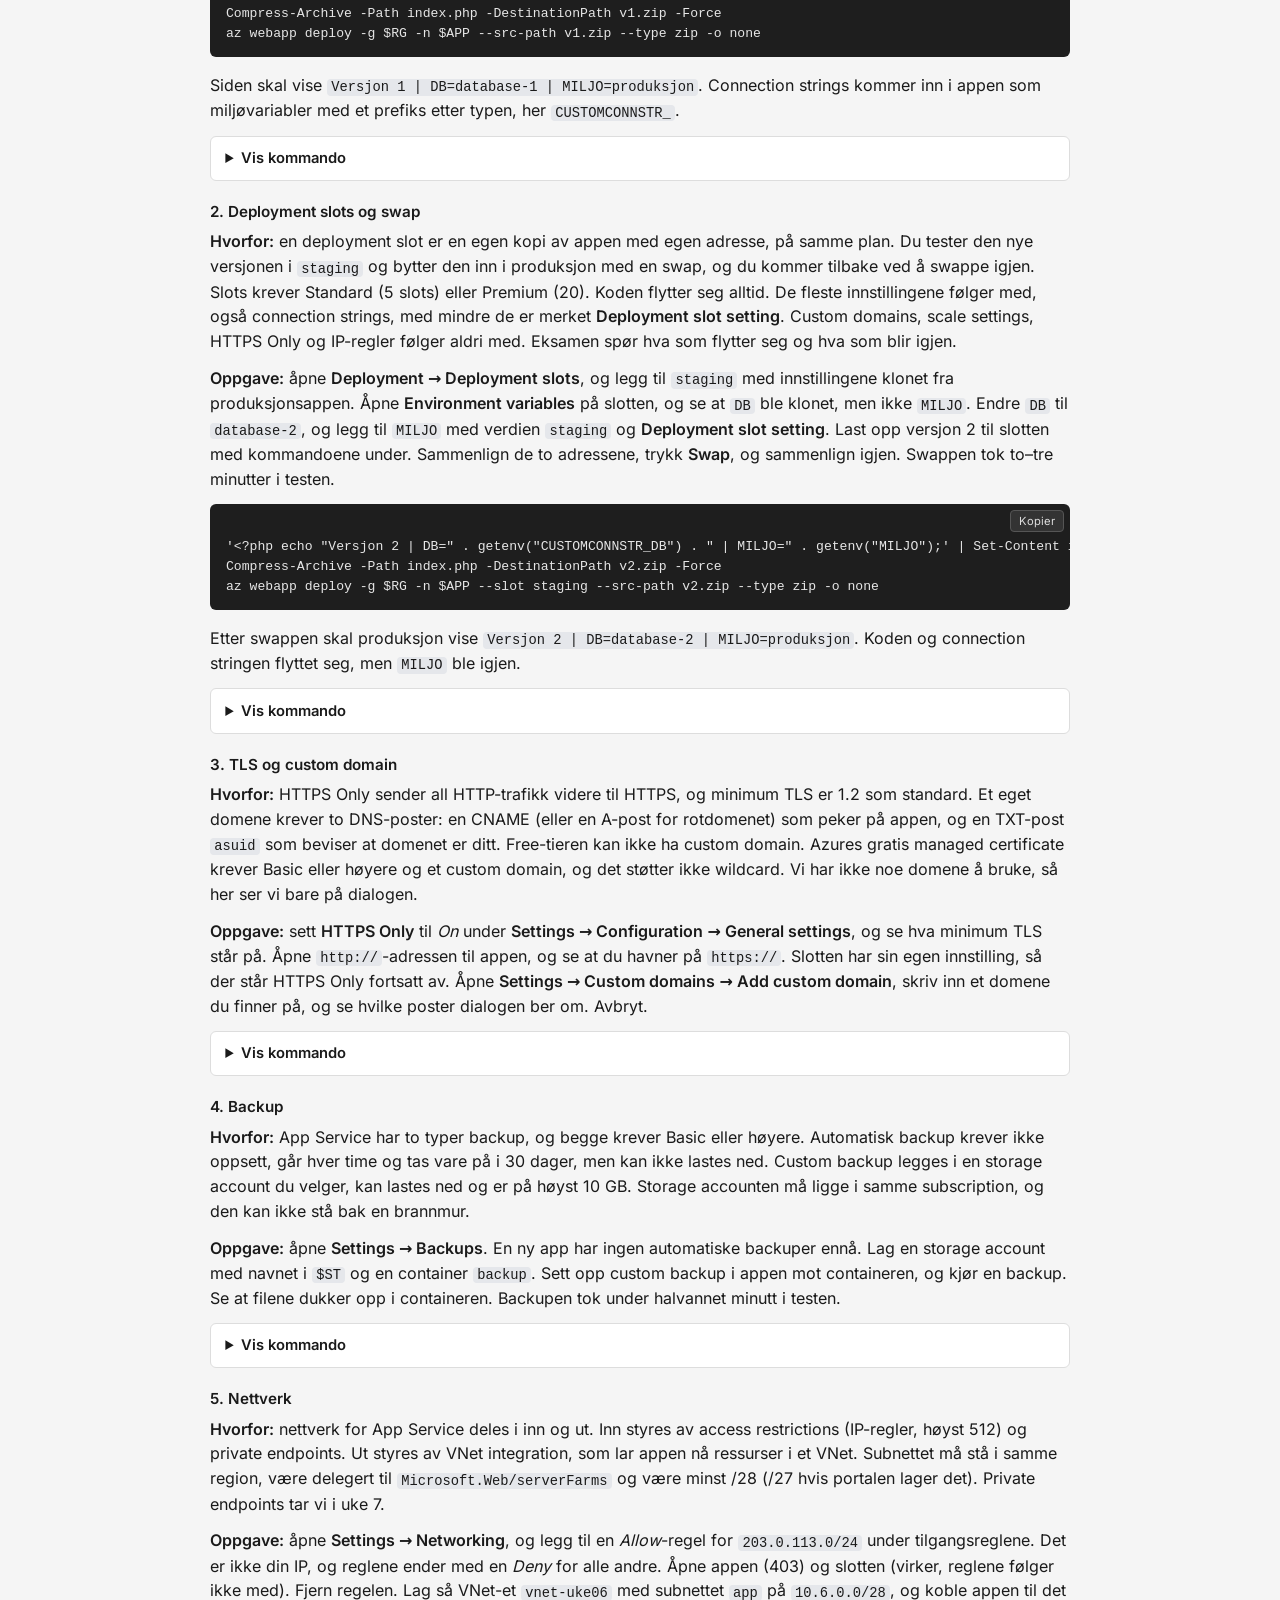
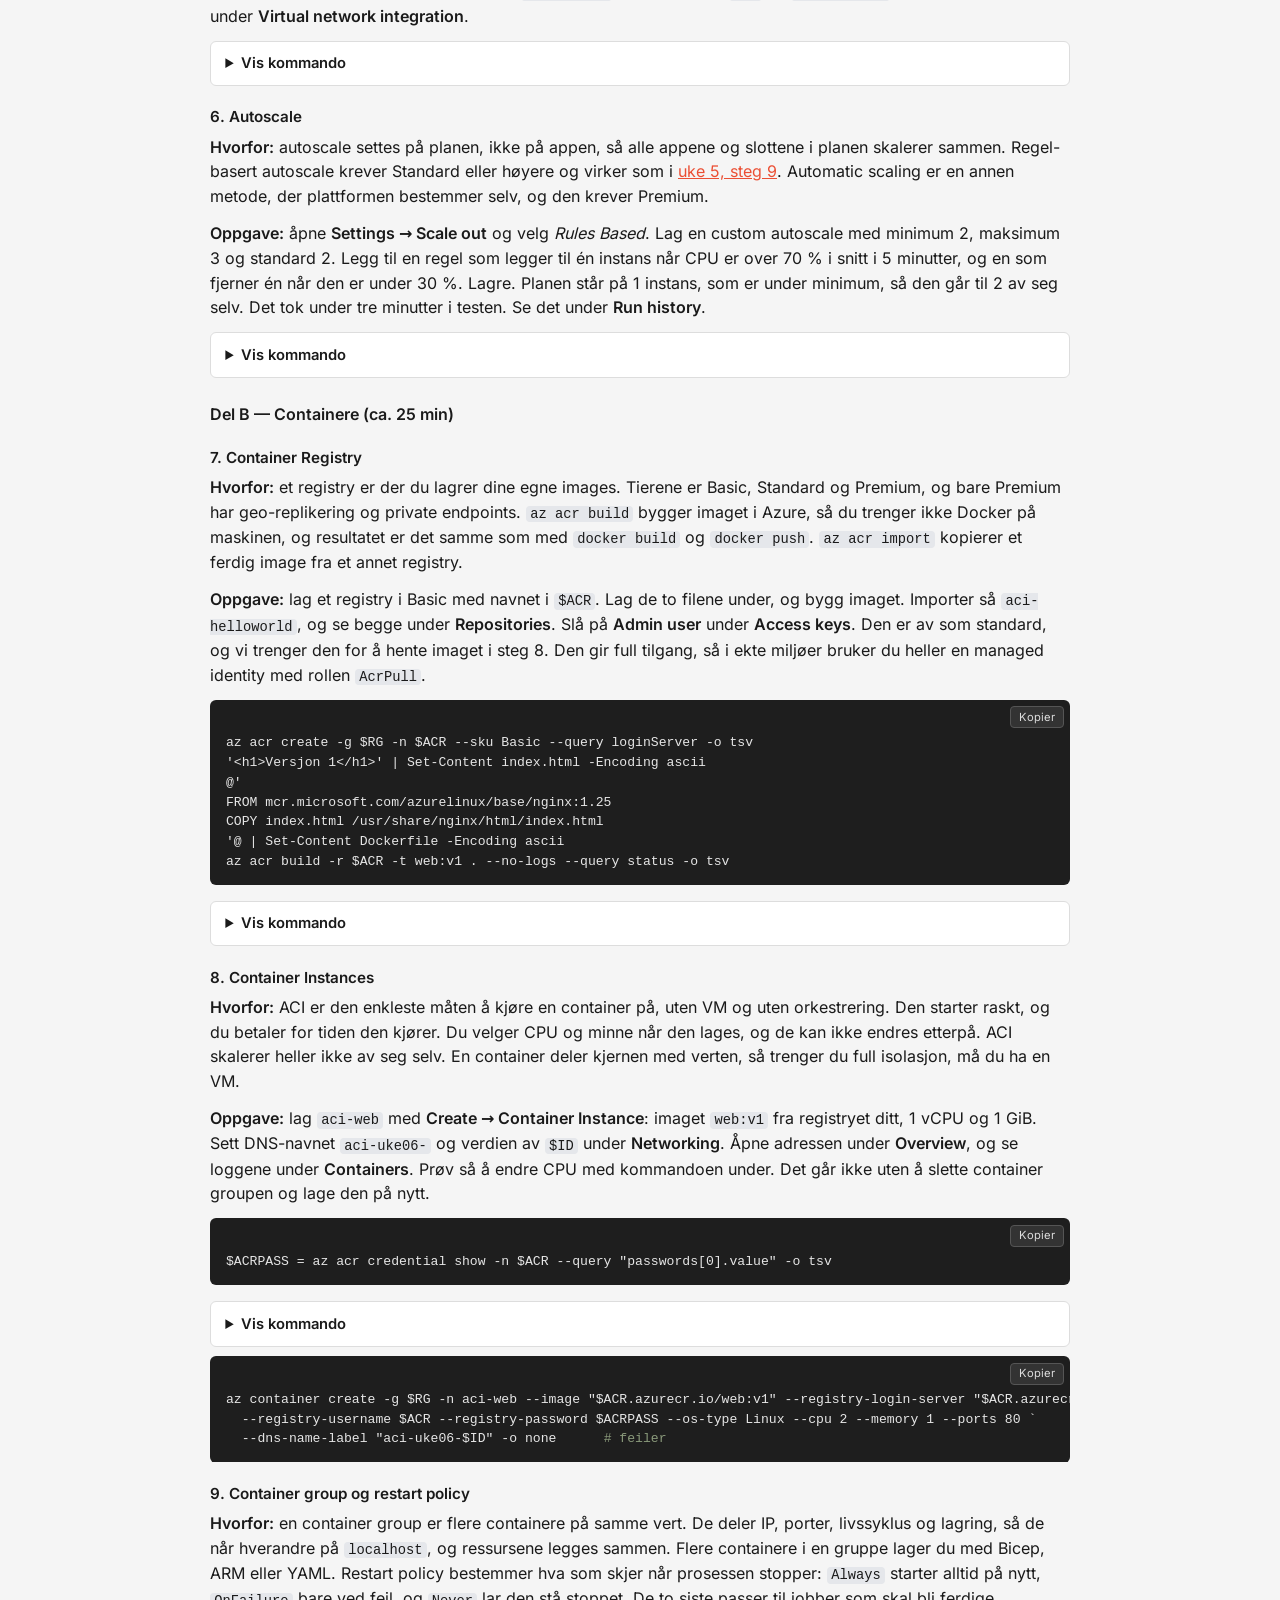
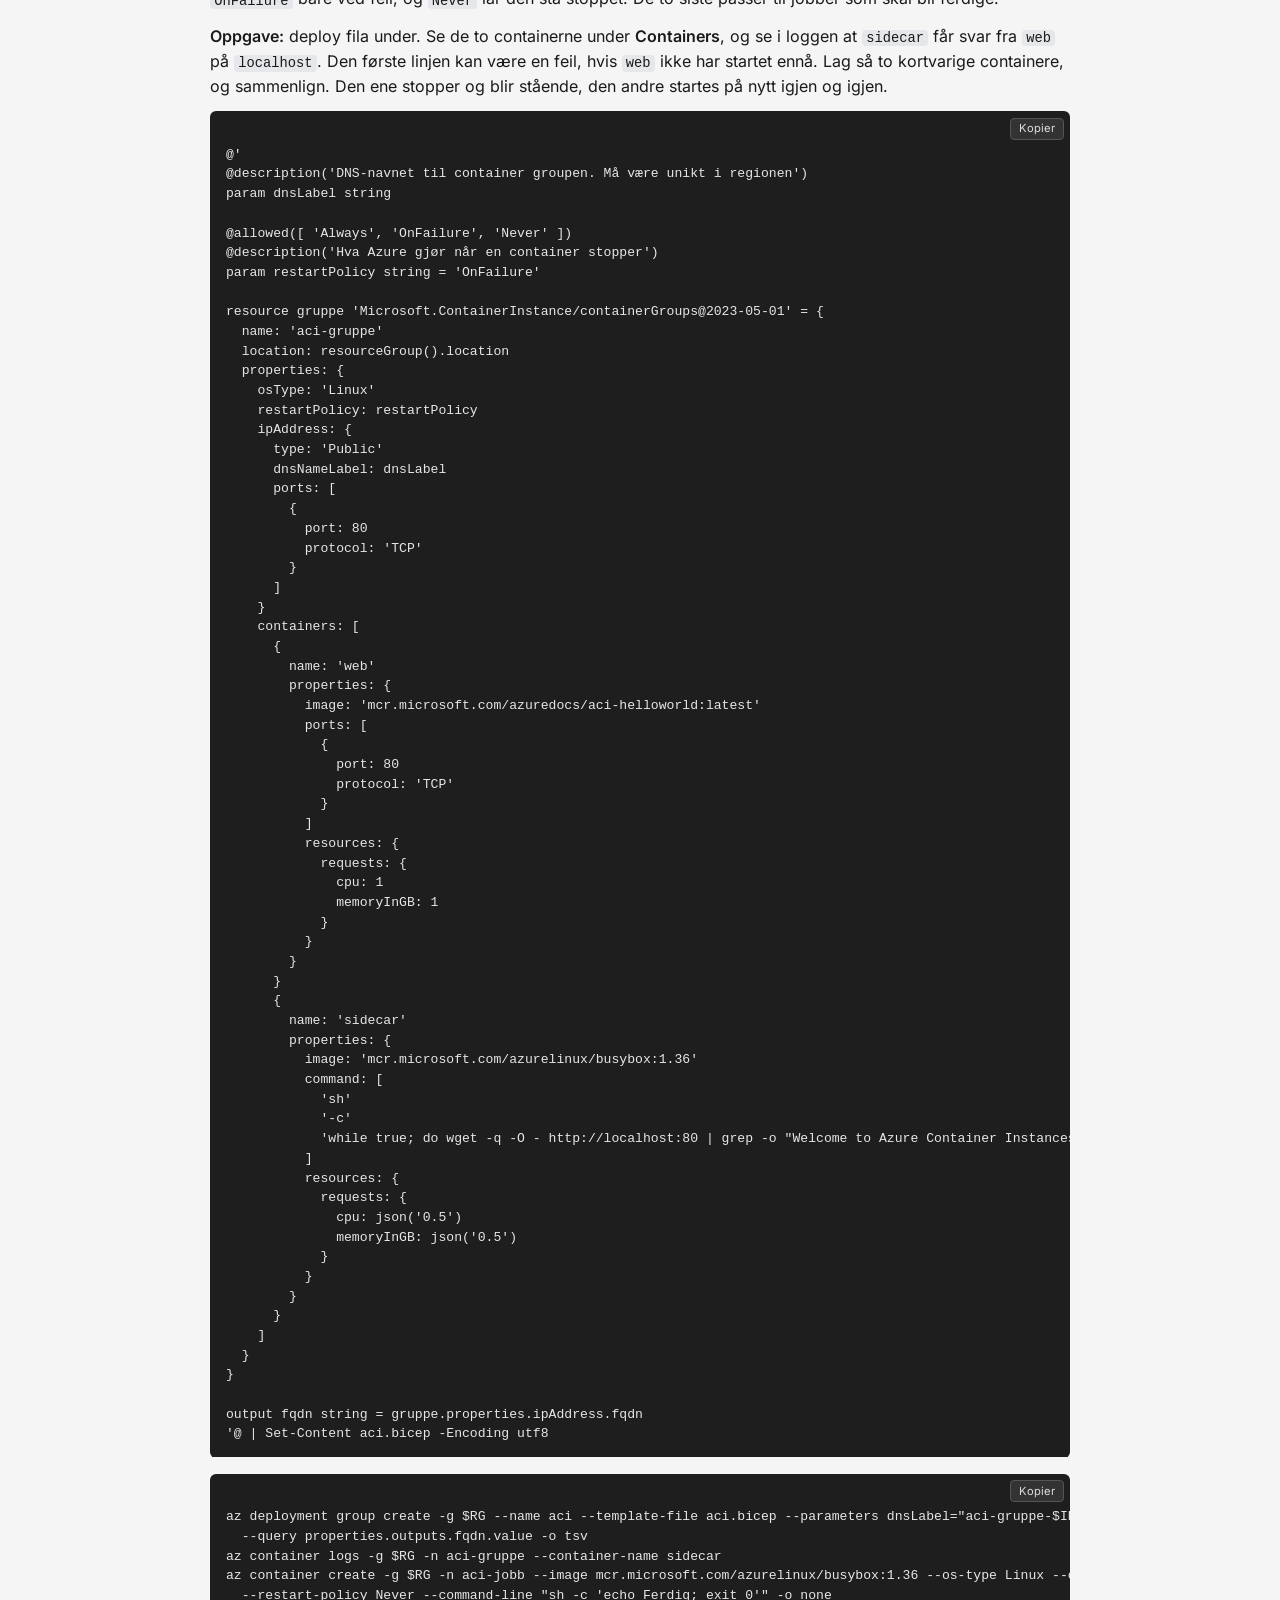
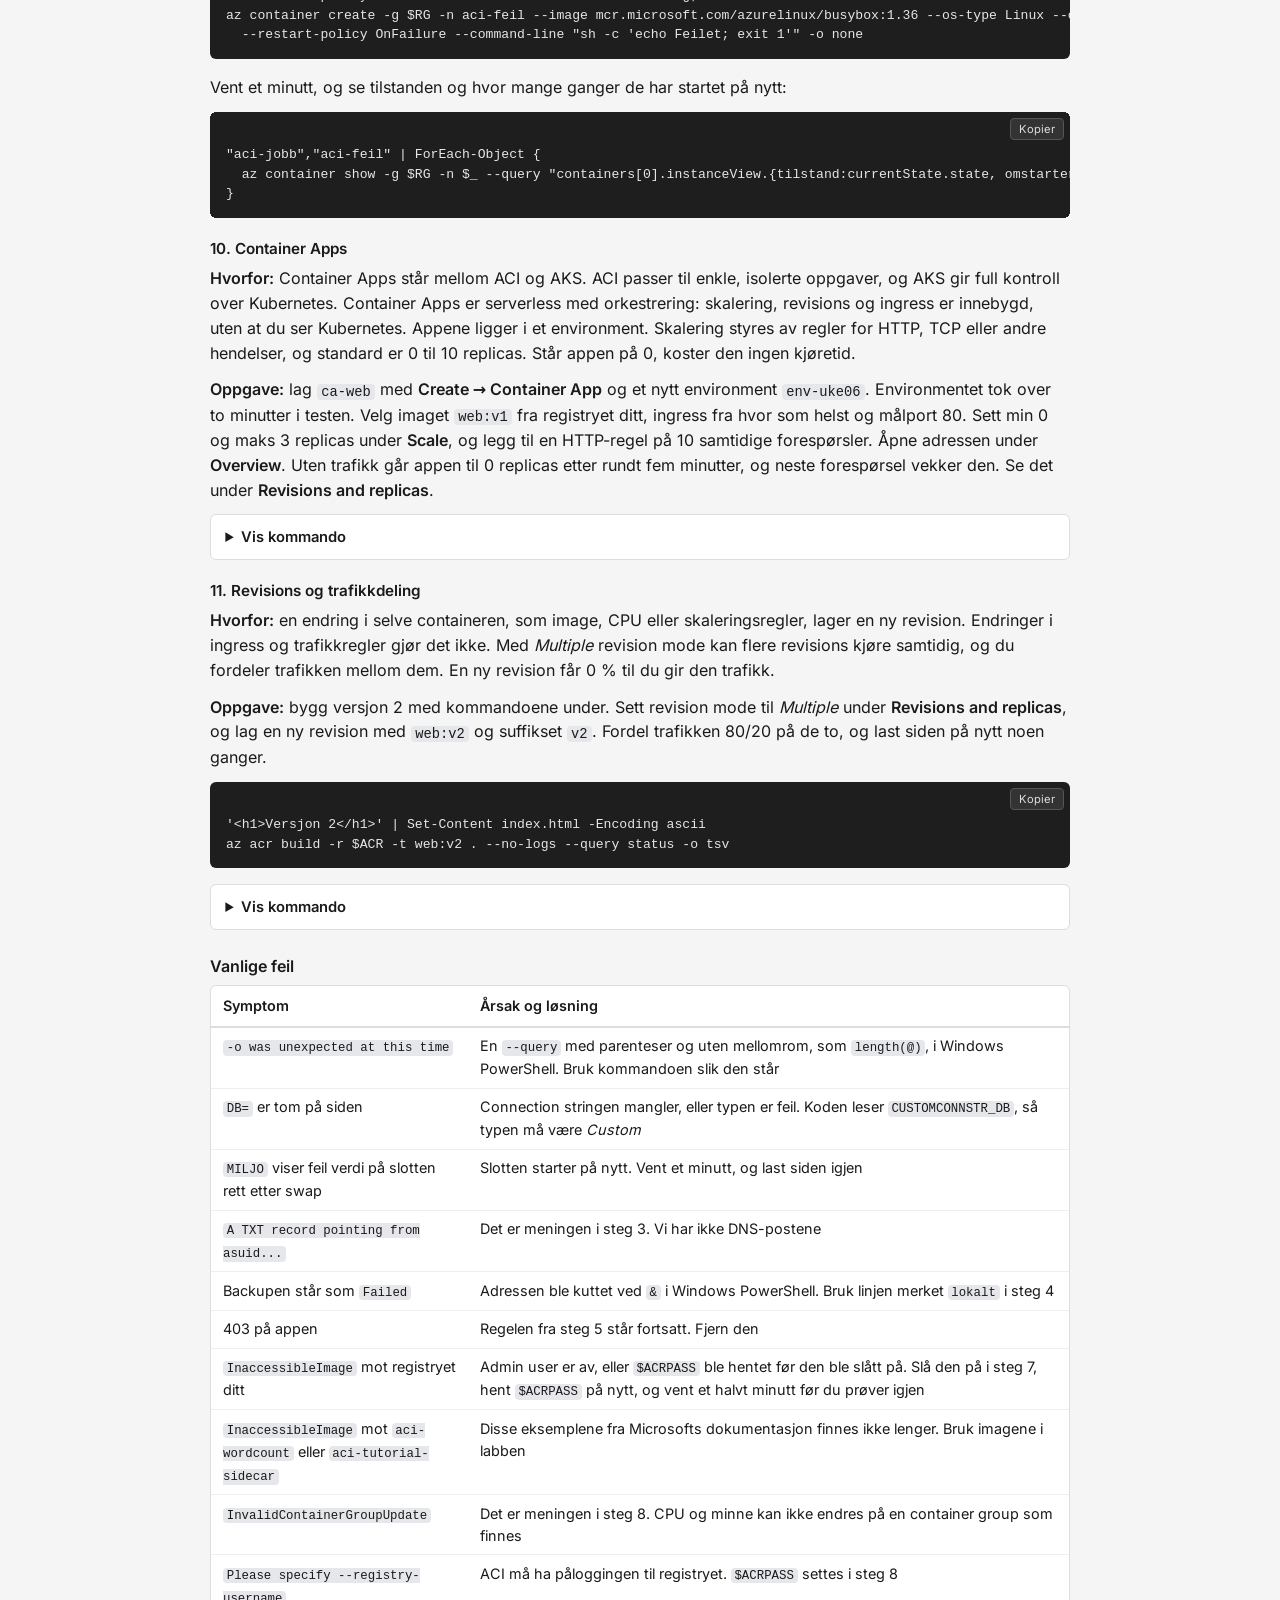
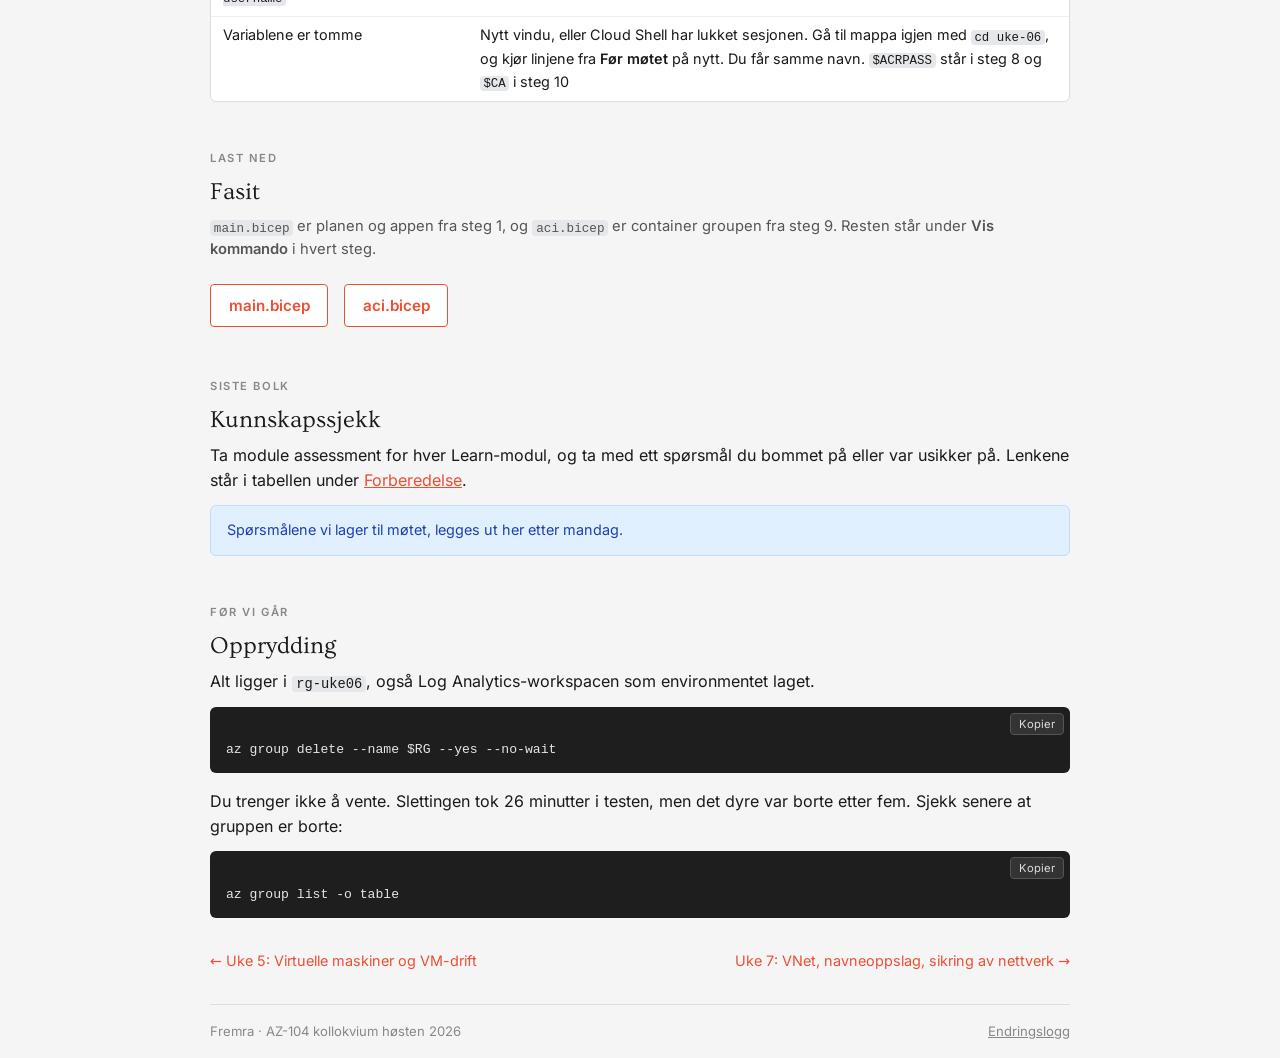
<file: uke-06/index.html>
<!DOCTYPE html>
<html lang="nb">
<head>
<meta charset="utf-8">
<meta name="viewport" content="width=device-width, initial-scale=1">
<title>Uke 6 · AZ-104 · Fremra</title>
<meta name="robots" content="noindex, nofollow">
<meta name="description" content="AZ-104 uke 6: App Service, Container Instances, Container Apps. Forberedelse, lab og kunnskapssjekk.">
<link rel="icon" type="image/svg+xml" href="../assets/favicon.svg">
<link rel="stylesheet" href="../assets/side.css">
<script src="../assets/side.js" defer></script>
</head>
<body>
<div class="wrap">

<header>
  <a class="header-brand" href="../" aria-label="AZ-104 — til forsiden">
    <svg xmlns="http://www.w3.org/2000/svg" viewBox="0 0 884.51 302.23" aria-hidden="true" class="logo-svg">
      <g fill="#eb4f34">
        <polygon points="11.78 201.94 5.46 201.94 5.46 294.12 28.71 294.12 28.71 260.97 79.25 260.97 79.25 240.05 28.71 240.05 28.71 222.86 85.67 222.86 85.67 201.94 28.71 201.94 11.78 201.94"/>
        <path d="M224.12,227.53c-5.73-2.57-12.5-3.85-20.29-3.85s-14.33,1.45-20.16,4.34c-5.82,2.89-10.41,7.02-13.76,12.38-3.35,5.37-5.02,11.76-5.02,19.19,0,8.35,1.67,15.18,5.02,20.5,3.35,5.32,7.98,9.22,13.9,11.7,5.91,2.48,12.73,3.71,20.43,3.71s14.19-1.1,19.74-3.3c5.55-2.2,9.86-5.25,12.93-9.15,3.07-3.9,4.61-8.37,4.61-13.41v-1.51h-23.25v1.38c0,2.48-1.06,4.36-3.16,5.64-2.11,1.29-6.01,1.93-11.69,1.93-6.42,0-10.85-1.12-13.28-3.37-2.15-1.99-3.35-5.23-3.59-9.7h55.26c.18-1.19.3-2.27.34-3.23.04-.96.07-2.04.07-3.23,0-7.34-1.58-13.53-4.75-18.57-3.16-5.04-7.62-8.85-13.35-11.42ZM186.81,252.16c.49-3.14,1.57-5.53,3.26-7.15,2.38-2.29,6.79-3.44,13.21-3.44s10.46.99,12.93,2.96c2.04,1.62,3.22,4.18,3.58,7.64h-32.99Z"/>
        <path d="M366.46,227.19c-3.85-2.34-8.76-3.51-14.72-3.51s-10.66,1.08-14.38,3.23c-3.72,2.16-6.49,4.93-8.32,8.33-1.84,3.39-3.03,7.02-3.58,10.87h-1.36c-.38-3.26-1.18-6.31-2.42-9.15-1.79-4.08-4.59-7.31-8.39-9.7-3.81-2.38-8.74-3.58-14.79-3.58-5.69,0-10.32,1.06-13.9,3.16-3.58,2.11-6.26,4.86-8.05,8.26-1.79,3.39-2.96,7.02-3.51,10.87h-1.24v-20.91h-21.74v69.07h23.25v-35.36c0-5.23.96-8.92,2.89-11.07,1.92-2.15,5.78-3.23,11.56-3.23s9.54,1.03,11.56,3.1c2.02,2.06,3.03,5.76,3.03,11.08v35.5h23.25v-35.36c0-5.23.96-8.92,2.89-11.07,1.93-2.15,5.78-3.23,11.56-3.23s9.68,1.03,11.69,3.1c2.02,2.06,3.03,5.76,3.03,11.08v35.5h23.25v-43.61c0-5.23-.96-9.84-2.89-13.83-1.93-3.99-4.82-7.15-8.67-9.49Z"/>
        <path d="M514.91,227.4c-5.14-2.48-11.65-3.72-19.54-3.72s-14.4,1.22-20.09,3.65c-5.69,2.43-10.09,5.87-13.21,10.32-3.12,4.45-4.68,9.65-4.68,15.61v.28h23.25v-.55c0-3.48.98-5.87,2.96-7.15,1.97-1.28,5.3-1.93,9.98-1.93,5.14,0,8.69.64,10.66,1.93,1.97,1.28,2.96,3.95,2.96,7.98v1.93l-28.89,2.89c-5.05.55-9.22,1.6-12.52,3.16-3.3,1.56-5.76,3.6-7.36,6.12-1.6,2.52-2.41,5.48-2.41,8.87,0,5.78,2.13,10.34,6.4,13.69,4.26,3.35,10.2,5.02,17.82,5.02s13.55-1.49,18.09-4.47c4.54-2.98,7.5-6.99,8.88-12.04h1.24v15.13h21.74v-40.04c0-6.23-1.26-11.63-3.78-16.16-2.52-4.54-6.35-8.05-11.49-10.52ZM505.07,274.52c-1.42,1.7-3.6,2.89-6.54,3.58-2.94.69-6.79,1.03-11.56,1.03-2.48,0-4.36-.28-5.64-.83-1.28-.55-1.92-1.56-1.92-3.03,0-1.19.41-2.11,1.24-2.75.83-.64,2.16-1.01,3.99-1.1l22.5-2.59c-.19,2.36-.88,4.26-2.07,5.68Z"/>
        <path d="M153.82,226.78c-3.16-2.06-7.32-3.1-12.45-3.1-4.59,0-8.49.83-11.69,2.48-3.21,1.65-5.73,3.94-7.57,6.88-1.84,2.94-3.07,6.33-3.71,10.18h-1.24v-18.16h-21.74v69.07h23.25v-40.73c0-3.48.8-6.05,2.41-7.7,1.6-1.65,4.42-2.48,8.46-2.48,3.76,0,6.4.71,7.91,2.13,1.51,1.42,2.27,3.83,2.27,7.22v7.7h4.06l18.72-18.72c-.36-2.22-.93-4.31-1.72-6.26-1.47-3.62-3.78-6.47-6.95-8.53Z"/>
        <path d="M444.93,226.78c-3.16-2.06-7.32-3.1-12.45-3.1-4.59,0-8.49.83-11.69,2.48-3.21,1.65-5.73,3.94-7.57,6.88-1.84,2.94-3.07,6.33-3.71,10.18h-1.24v-18.16h-21.74v69.07h23.25v-40.73c0-3.48.8-6.05,2.41-7.7,1.6-1.65,4.42-2.48,8.46-2.48,3.76,0,6.4.71,7.91,2.13,1.51,1.42,2.27,3.83,2.27,7.22v7.7h4.06l18.72-18.72c-.36-2.22-.93-4.31-1.72-6.26-1.47-3.62-3.78-6.47-6.95-8.53Z"/>
        <path d="M703.31,6.83h0s0,0,0,0l-113.17,217.65h0v69.65h69.65s0,0,0,0l217.64-113.17h0V6.83h-174.12ZM835.62,59.46h-62.01v27.72h54.34v17.85h-54.34v39.64h-20.65V41.62h82.66v17.85Z"/>
      </g>
    </svg>
    <span class="header-wordmark">AZ-104</span>
  </a>
  <nav class="top">
    <a href="../#ukeplan">← Alle uker</a>
    <a href="#forberedelse">Forberedelse</a>
    <a href="#lab">Lab</a>
    <a href="#fasit">Fasit</a>
    <a href="#kunnskapssjekk">Kunnskapssjekk</a>
    <a href="#opprydding">Opprydding</a>
  </nav>
</header>

<div class="hero">
  <div class="crumb"><a href="../">AZ-104</a> › Uke 6</div>
  <h1>Uke 6 · App Service, Container Instances, Container Apps</h1>
  <div class="facts">
    <div class="fact"><div class="k">Møte</div><div class="v">Mandag 9. november</div><div class="s">kl. 17–19 i DEG16</div></div>
    <div class="fact"><div class="k">Temaeier</div><div class="v">Terje</div></div>
    <div class="fact"><div class="k">Duffy</div><div class="v">1 t 48 min</div><div class="s">1 t 26 min på 1,25× · 20 forelesninger</div></div>
    <div class="fact"><div class="k">Learn</div><div class="v">81 min</div><div class="s">2 moduler</div></div>
  </div>
</div>

  <div class="callout info">Learn har ingen egen modul om Container Apps eller Container Registry i AZ-104-stiene. ACI-modulen har en enhet om Container Apps, Duffy-seksjon 16 dekker begge, og Duffy har ingen egen forelesning om deployment slots.</div>

  <div class="callout warn">Planen koster rundt 0,10 USD i timen per instans, og registryet rundt 0,17 USD i døgnet. Slett alt før vi går.</div>

<!-- ======================================================================
     Forberedelse
     ====================================================================== -->
<section id="forberedelse">
  <div class="eyebrow">Før møtet</div>
  <h2>Forberedelse</h2>
  <p class="section-lead">Se Duffy-seksjonene hjemme før mandag, i ditt eget tempo.</p>

  <h3>Scott Duffy · hjemme</h3>
  <div class="table-wrap">
    <table>
      <thead><tr><th class="tall">#</th><th>Seksjon</th><th class="tall">Forel.</th><th class="tall">Video</th><th class="tall m-skjul">1,25×</th></tr></thead>
      <tbody>
          <tr><td class="tall">15</td><td>Create and configure an Azure App Service</td><td class="tall">12</td><td class="tall">59 min</td><td class="tall m-skjul">47 min</td></tr>
          <tr><td class="tall">16</td><td>Azure Container Instances and Container Apps</td><td class="tall">8</td><td class="tall">49 min</td><td class="tall m-skjul">39 min</td></tr>
      </tbody>
      <tfoot><tr><td></td><td>Sum</td><td class="tall">20</td><td class="tall">1 t 48 min</td><td class="tall m-skjul">1 t 26 min</td></tr></tfoot>
    </table>
  </div>
  <p class="table-note">Ren videotid. Artikler og oppgaver kommer i tillegg. Kurset ligger på <a href="https://www.udemy.com/course/70533-azure/">Udemy</a>.</p>

  <h3>Microsoft Learn · i møtet</h3>
  <p>
    Læringsstien <a target="_blank" rel="noopener" href="https://learn.microsoft.com/en-us/training/paths/az-104-manage-compute-resources/">AZ-104: Deploy and manage Azure compute resources</a>, modul 4–5.
    Vi gjør modulene sammen, og temaeieren har kjørt dem gjennom på forhånd. Les gjerne gjennom dem før møtet.
  </p>
  <div class="table-wrap">
    <table>
      <thead><tr><th>Modul</th><th class="tall">Min</th><th class="tall">Øvelser</th><th class="tall">Module assessment</th></tr></thead>
      <tbody>
        <tr><td><a target="_blank" rel="noopener" href="https://learn.microsoft.com/en-us/training/modules/configure-azure-app-services/">Configure Azure App Service</a></td><td class="tall">44</td><td class="tall">1</td><td class="tall"><a target="_blank" rel="noopener" href="https://learn.microsoft.com/en-us/training/modules/configure-azure-app-services/12-knowledge-check">Åpne</a></td></tr>
        <tr><td><a target="_blank" rel="noopener" href="https://learn.microsoft.com/en-us/training/modules/configure-azure-container-instances/">Configure Azure Container Instances</a></td><td class="tall">37</td><td class="tall">1</td><td class="tall"><a target="_blank" rel="noopener" href="https://learn.microsoft.com/en-us/training/modules/configure-azure-container-instances/7-knowledge-check">Åpne</a></td></tr>
      </tbody>
      <tfoot><tr><td>2 moduler</td><td class="tall">81</td><td></td><td></td></tr></tfoot>
    </table>
  </div>
  <p class="table-note">Minuttene er Learns eget anslag. I møtet bygger alle i sin egen subscription.</p>
</section>

<!-- ======================================================================
     Lab
     ====================================================================== -->
<section id="lab">
  <div class="eyebrow">Lab · 60 min</div>
  <h2>App Service, Container Registry, Container Instances og Container Apps</h2>
  <p class="section-lead">
    Learn-øvelsene dekker ikke alt studieguiden spør om, så her er en egen lab. Hvert steg er en oppgave du løser i
    portalen. Står du fast, eller vil du sjekke resultatet, ligger kommandoen under <b>Vis kommando</b>. Del A er
    App Service, og del B er containere. Går tiden fra deg, hopp over steg 9 og 11. Fasiten ligger
    <a href="#fasit">under labben</a>.
  </p>

  <h3>Før møtet</h3>
  <p>
    Samme oppsett som i <a href="../uke-02/#lab">uke 2</a>: portalen i et privat vindu med lab-brukeren, og
    <code>az</code> lokalt med kursprofilen eller i Cloud Shell. Lag en mappe til labben, og sett variablene.
    Web-appen, registryet og storage accounten trenger navn som er unike i hele Azure, så vi bruker starten av
    subscription-id-en din. Da får du samme navn hvis du må kjøre linjene på nytt.
  </p>
<pre><code>mkdir uke-06
cd uke-06
$RG = "rg-uke06"
$L = "swedencentral"
$ID = (az account show --query id -o tsv).Substring(0,6)
$APP = "app-uke06-$ID"
$ACR = "acruke06$ID"
$ST = "stuke06$ID"</code></pre>
  <p>
    Registrer også resource providerne før møtet, så du slipper ventetiden der. Det tok under to minutter i testen.
  </p>
<pre><code>$P = "Microsoft.Web","Microsoft.ContainerInstance","Microsoft.ContainerRegistry","Microsoft.App","Microsoft.OperationalInsights"
$P | ForEach-Object { az provider register --namespace $_ }
$P | ForEach-Object { az provider show --namespace $_ --query registrationState -o tsv }</code></pre>

  <h3>Del A — App Service (ca. 30 min)</h3>

  <h4>1. Web app i Bicep</h4>
  <p>
    <b>Hvorfor:</b> en web-app er to ressurser: planen, som er maskinene (se <a href="../uke-05/#lab">uke 5, steg 10</a>),
    og selve appen, som kjører på dem. Deployment Center er stedet der du kobler appen til koden, med GitHub,
    Bitbucket, Azure Repos eller lokal Git som kilde. Vi laster opp en zip-fil direkte, så vi slipper å sette opp et
    repo. Siden skriver ut en connection string og en app setting, så du kan se hva en swap gjør i steg 2.
  </p>
  <p>
    <b>Oppgave:</b> lag <code>rg-uke06</code> i Sweden Central, og deploy fila under. Åpne web-appen, og se under
    <b>Deployment → Deployment Center</b> hvilke kilder du kan velge, uten å lagre. Gå så til
    <b>Settings → Environment variables</b>. Under <b>Connection strings</b> legger du til <code>DB</code> med verdien
    <code>database-1</code> og typen <i>Custom</i>. Under <b>App settings</b> legger du til <code>MILJO</code> med
    verdien <code>produksjon</code> og krysser av for <b>Deployment slot setting</b>. Last så opp koden, og åpne
    adressen under <b>Overview</b>.
  </p>
<pre><code>@'
@description('Navnet på web-appen. Må være unikt i hele Azure')
param appName string

@description('Tieren til App Service-planen. Slots og autoscale krever Standard eller høyere')
param sku string = 'S1'

resource plan 'Microsoft.Web/serverfarms@2024-04-01' = {
  name: 'plan-uke06'
  location: resourceGroup().location
  kind: 'linux'
  sku: {
    name: sku
    capacity: 1
  }
  properties: {
    reserved: true
  }
}

resource app 'Microsoft.Web/sites@2024-04-01' = {
  name: appName
  location: resourceGroup().location
  kind: 'app,linux'
  properties: {
    serverFarmId: plan.id
    siteConfig: {
      linuxFxVersion: 'PHP|8.4'
    }
  }
}

output url string = 'https://${app.properties.defaultHostName}'
'@ | Set-Content main.bicep -Encoding utf8</code></pre>
<pre><code>az group create --name $RG --location $L --query properties.provisioningState -o tsv
az deployment group create -g $RG --name app --template-file main.bicep --parameters appName=$APP `
  --query properties.outputs.url.value -o tsv</code></pre>
  <p>Koden lager du og laster opp slik. Første opplasting tok tre minutter i testen, fordi appen må starte.</p>
<pre><code>'&lt;?php echo "Versjon 1 | DB=" . getenv("CUSTOMCONNSTR_DB") . " | MILJO=" . getenv("MILJO");' | Set-Content index.php -Encoding ascii
Compress-Archive -Path index.php -DestinationPath v1.zip -Force
az webapp deploy -g $RG -n $APP --src-path v1.zip --type zip -o none</code></pre>
  <p>
    Siden skal vise <code>Versjon 1 | DB=database-1 | MILJO=produksjon</code>. Connection strings kommer inn i appen
    som miljøvariabler med et prefiks etter typen, her <code>CUSTOMCONNSTR_</code>.
  </p>
  <details><summary>Vis kommando</summary><div>
<pre><code>az webapp config connection-string set -g $RG -n $APP -t Custom --settings DB=database-1 -o none
az webapp config appsettings set -g $RG -n $APP --slot-settings MILJO=produksjon -o none</code></pre>
  </div></details>

  <h4>2. Deployment slots og swap</h4>
  <p>
    <b>Hvorfor:</b> en deployment slot er en egen kopi av appen med egen adresse, på samme plan. Du tester den nye
    versjonen i <code>staging</code> og bytter den inn i produksjon med en swap, og du kommer tilbake ved å swappe
    igjen. Slots krever Standard (5 slots) eller Premium (20). Koden flytter seg alltid. De fleste innstillingene
    følger med, også connection strings, med mindre de er merket <b>Deployment slot setting</b>. Custom domains,
    scale settings, HTTPS Only og IP-regler følger aldri med. Eksamen spør hva som flytter seg og hva som blir igjen.
  </p>
  <p>
    <b>Oppgave:</b> åpne <b>Deployment → Deployment slots</b>, og legg til <code>staging</code> med innstillingene
    klonet fra produksjonsappen. Åpne <b>Environment variables</b> på slotten, og se at <code>DB</code> ble klonet,
    men ikke <code>MILJO</code>. Endre <code>DB</code> til <code>database-2</code>, og legg til <code>MILJO</code> med
    verdien <code>staging</code> og <b>Deployment slot setting</b>. Last opp versjon 2 til slotten med kommandoene
    under. Sammenlign de to adressene, trykk <b>Swap</b>, og sammenlign igjen. Swappen tok to–tre minutter i testen.
  </p>
<pre><code>'&lt;?php echo "Versjon 2 | DB=" . getenv("CUSTOMCONNSTR_DB") . " | MILJO=" . getenv("MILJO");' | Set-Content index.php -Encoding ascii
Compress-Archive -Path index.php -DestinationPath v2.zip -Force
az webapp deploy -g $RG -n $APP --slot staging --src-path v2.zip --type zip -o none</code></pre>
  <p>
    Etter swappen skal produksjon vise <code>Versjon 2 | DB=database-2 | MILJO=produksjon</code>. Koden og
    connection stringen flyttet seg, men <code>MILJO</code> ble igjen.
  </p>
  <details><summary>Vis kommando</summary><div>
<pre><code>az webapp deployment slot create -g $RG -n $APP --slot staging --configuration-source $APP --query name -o tsv
az webapp config connection-string set -g $RG -n $APP --slot staging -t Custom --settings DB=database-2 -o none
az webapp config appsettings set -g $RG -n $APP --slot staging --slot-settings MILJO=staging -o none
az webapp deployment slot swap -g $RG -n $APP --slot staging --target-slot production -o none
Invoke-RestMethod "https://$APP.azurewebsites.net"
Invoke-RestMethod "https://$APP-staging.azurewebsites.net"</code></pre>
  </div></details>

  <h4>3. TLS og custom domain</h4>
  <p>
    <b>Hvorfor:</b> HTTPS Only sender all HTTP-trafikk videre til HTTPS, og minimum TLS er 1.2 som standard. Et eget
    domene krever to DNS-poster: en CNAME (eller en A-post for rotdomenet) som peker på appen, og en TXT-post
    <code>asuid</code> som beviser at domenet er ditt. Free-tieren kan ikke ha custom domain. Azures gratis
    managed certificate krever Basic eller høyere og et custom domain, og det støtter ikke wildcard. Vi har ikke noe
    domene å bruke, så her ser vi bare på dialogen.
  </p>
  <p>
    <b>Oppgave:</b> sett <b>HTTPS Only</b> til <i>On</i> under <b>Settings → Configuration → General settings</b>, og
    se hva minimum TLS står på. Åpne <code>http://</code>-adressen til appen, og se at du havner på
    <code>https://</code>. Slotten har sin egen innstilling, så der står HTTPS Only fortsatt av. Åpne
    <b>Settings → Custom domains → Add custom domain</b>, skriv inn et domene du finner på, og se hvilke poster
    dialogen ber om. Avbryt.
  </p>
  <details><summary>Vis kommando</summary><div>
<pre><code>az webapp update -g $RG -n $APP --https-only true --query httpsOnly -o tsv
az webapp show -g $RG -n $APP --slot staging --query httpsOnly -o tsv
az webapp config show -g $RG -n $APP --query minTlsVersion -o tsv
az webapp config hostname add -g $RG --webapp-name $APP --hostname www.eksempel.no      <span class="kom"># feiler: TXT-posten mangler</span></code></pre>
  </div></details>

  <h4>4. Backup</h4>
  <p>
    <b>Hvorfor:</b> App Service har to typer backup, og begge krever Basic eller høyere. Automatisk backup krever
    ikke oppsett, går hver time og tas vare på i 30 dager, men kan ikke lastes ned. Custom backup legges i en storage
    account du velger, kan lastes ned og er på høyst 10 GB. Storage accounten må ligge i samme subscription, og den
    kan ikke stå bak en brannmur.
  </p>
  <p>
    <b>Oppgave:</b> åpne <b>Settings → Backups</b>. En ny app har ingen automatiske backuper ennå. Lag en storage
    account med navnet i <code>$ST</code> og en container <code>backup</code>. Sett opp custom backup i appen mot
    containeren, og kjør en backup. Se at filene dukker opp i containeren. Backupen tok under halvannet minutt i testen.
  </p>
  <details><summary>Vis kommando</summary><div>
<pre><code>az storage account create -g $RG -n $ST -l $L --sku Standard_LRS --query provisioningState -o tsv
$KEY = az storage account keys list -g $RG -n $ST --query "[0].value" -o tsv
az storage container create --account-name $ST --account-key $KEY -n backup -o none
$SLUTT = (Get-Date).ToUniversalTime().AddDays(1).ToString("yyyy-MM-ddTHH:mmZ")
$SAS = az storage container generate-sas --account-name $ST --account-key $KEY -n backup --permissions rwdl --expiry $SLUTT -o tsv
$URL = "https://$ST.blob.core.windows.net/backup?$SAS"
az webapp config backup create -g $RG --webapp-name $APP --backup-name manuell --container-url "`"$URL`"" -o none      <span class="kom"># lokalt</span>
az webapp config backup create -g $RG --webapp-name $APP --backup-name manuell --container-url $URL -o none      <span class="kom"># Cloud Shell</span>
az webapp config backup list -g $RG --webapp-name $APP --query "[].{navn:name, status:status}" -o table
az storage blob list --account-name $ST --account-key $KEY -c backup --query "[].name" -o tsv</code></pre>
  <p>Lokalt må adressen ha ekstra anførselstegn, fordi den inneholder <code>&amp;</code>.</p>
  </div></details>

  <h4>5. Nettverk</h4>
  <p>
    <b>Hvorfor:</b> nettverk for App Service deles i inn og ut. Inn styres av access restrictions (IP-regler, høyst
    512) og private endpoints. Ut styres av VNet integration, som lar appen nå ressurser i et VNet. Subnettet må stå i
    samme region, være delegert til <code>Microsoft.Web/serverFarms</code> og være minst /28 (/27 hvis portalen lager
    det). Private endpoints tar vi i uke 7.
  </p>
  <p>
    <b>Oppgave:</b> åpne <b>Settings → Networking</b>, og legg til en <i>Allow</i>-regel for
    <code>203.0.113.0/24</code> under tilgangsreglene. Det er ikke din IP, og reglene ender med en <i>Deny</i> for alle
    andre. Åpne appen (403) og slotten (virker, reglene følger ikke med). Fjern regelen. Lag så VNet-et
    <code>vnet-uke06</code> med subnettet <code>app</code> på <code>10.6.0.0/28</code>, og koble appen til det under
    <b>Virtual network integration</b>.
  </p>
  <details><summary>Vis kommando</summary><div>
<pre><code>az webapp config access-restriction add -g $RG -n $APP --rule-name bare-test --action Allow --ip-address 203.0.113.0/24 --priority 100 -o none
az webapp config access-restriction show -g $RG -n $APP --query "ipSecurityRestrictions[].{navn:name, handling:action, ip:ipAddress}" -o table
az webapp config access-restriction remove -g $RG -n $APP --rule-name bare-test -o none
az network vnet create -g $RG -n vnet-uke06 -l $L --address-prefixes 10.6.0.0/16 --subnet-name app --subnet-prefixes 10.6.0.0/28 -o none
az network vnet subnet update -g $RG --vnet-name vnet-uke06 -n app --delegations Microsoft.Web/serverFarms -o none
az webapp vnet-integration add -g $RG -n $APP --vnet vnet-uke06 --subnet app -o none
az webapp vnet-integration list -g $RG -n $APP --query "[].name" -o tsv</code></pre>
  </div></details>

  <h4>6. Autoscale</h4>
  <p>
    <b>Hvorfor:</b> autoscale settes på planen, ikke på appen, så alle appene og slottene i planen skalerer sammen.
    Regel-basert autoscale krever Standard eller høyere og virker som i <a href="../uke-05/#lab">uke 5, steg 9</a>.
    Automatic scaling er en annen metode, der plattformen bestemmer selv, og den krever Premium.
  </p>
  <p>
    <b>Oppgave:</b> åpne <b>Settings → Scale out</b> og velg <i>Rules Based</i>. Lag en custom autoscale med minimum 2,
    maksimum 3 og standard 2. Legg til en regel som legger til én instans når CPU er over 70 % i snitt i 5 minutter, og
    en som fjerner én når den er under 30 %. Lagre. Planen står på 1 instans, som er under minimum, så den går til 2 av
    seg selv. Det tok under tre minutter i testen. Se det under <b>Run history</b>.
  </p>
  <details><summary>Vis kommando</summary><div>
<pre><code>$PLAN = az appservice plan show -g $RG -n plan-uke06 --query id -o tsv
az monitor autoscale create -g $RG --resource $PLAN --name skaler-plan --min-count 2 --max-count 3 --count 2 -o none
az monitor autoscale rule create -g $RG --autoscale-name skaler-plan --condition "CpuPercentage &gt; 70 avg 5m" --scale out 1 -o none
az monitor autoscale rule create -g $RG --autoscale-name skaler-plan --condition "CpuPercentage &lt; 30 avg 5m" --scale in 1 -o none
az appservice plan show -g $RG -n plan-uke06 --query sku.capacity -o tsv      <span class="kom"># kjør igjen etter noen minutter</span></code></pre>
  </div></details>

  <h3>Del B — Containere (ca. 25 min)</h3>

  <h4>7. Container Registry</h4>
  <p>
    <b>Hvorfor:</b> et registry er der du lagrer dine egne images. Tierene er Basic, Standard og Premium, og bare Premium
    har geo-replikering og private endpoints. <code>az acr build</code> bygger imaget i Azure, så du trenger ikke Docker
    på maskinen, og resultatet er det samme som med <code>docker build</code> og <code>docker push</code>.
    <code>az acr import</code> kopierer et ferdig image fra et annet registry.
  </p>
  <p>
    <b>Oppgave:</b> lag et registry i Basic med navnet i <code>$ACR</code>. Lag de to filene under, og bygg imaget.
    Importer så <code>aci-helloworld</code>, og se begge under <b>Repositories</b>. Slå på <b>Admin user</b> under
    <b>Access keys</b>. Den er av som standard, og vi trenger den for å hente imaget i steg 8. Den gir full tilgang, så
    i ekte miljøer bruker du heller en managed identity med rollen <code>AcrPull</code>.
  </p>
<pre><code>az acr create -g $RG -n $ACR --sku Basic --query loginServer -o tsv
'&lt;h1&gt;Versjon 1&lt;/h1&gt;' | Set-Content index.html -Encoding ascii
@'
FROM mcr.microsoft.com/azurelinux/base/nginx:1.25
COPY index.html /usr/share/nginx/html/index.html
'@ | Set-Content Dockerfile -Encoding ascii
az acr build -r $ACR -t web:v1 . --no-logs --query status -o tsv</code></pre>
  <details><summary>Vis kommando</summary><div>
<pre><code>az acr import -n $ACR --source mcr.microsoft.com/azuredocs/aci-helloworld:latest --image aci-helloworld:v1
az acr repository list -n $ACR -o tsv
az acr update -n $ACR --admin-enabled true --query adminUserEnabled -o tsv</code></pre>
  </div></details>

  <h4>8. Container Instances</h4>
  <p>
    <b>Hvorfor:</b> ACI er den enkleste måten å kjøre en container på, uten VM og uten orkestrering. Den starter
    raskt, og du betaler for tiden den kjører. Du velger CPU og minne når den lages, og de kan ikke endres etterpå.
    ACI skalerer heller ikke av seg selv. En container deler kjernen med verten, så trenger du full isolasjon, må du
    ha en VM.
  </p>
  <p>
    <b>Oppgave:</b> lag <code>aci-web</code> med <b>Create → Container Instance</b>: imaget <code>web:v1</code> fra
    registryet ditt, 1 vCPU og 1 GiB. Sett DNS-navnet <code>aci-uke06-</code> og verdien av <code>$ID</code> under
    <b>Networking</b>. Åpne adressen under <b>Overview</b>, og se loggene under <b>Containers</b>. Prøv så å endre CPU
    med kommandoen under. Det går ikke uten å slette container groupen og lage den på nytt.
  </p>
<pre><code>$ACRPASS = az acr credential show -n $ACR --query "passwords[0].value" -o tsv</code></pre>
  <details><summary>Vis kommando</summary><div>
<pre><code>az container create -g $RG -n aci-web --image "$ACR.azurecr.io/web:v1" --registry-login-server "$ACR.azurecr.io" `
  --registry-username $ACR --registry-password $ACRPASS --os-type Linux --cpu 1 --memory 1 --ports 80 `
  --dns-name-label "aci-uke06-$ID" -o none
az container show -g $RG -n aci-web --query ipAddress.fqdn -o tsv
az container logs -g $RG -n aci-web</code></pre>
  </div></details>
<pre><code>az container create -g $RG -n aci-web --image "$ACR.azurecr.io/web:v1" --registry-login-server "$ACR.azurecr.io" `
  --registry-username $ACR --registry-password $ACRPASS --os-type Linux --cpu 2 --memory 1 --ports 80 `
  --dns-name-label "aci-uke06-$ID" -o none      <span class="kom"># feiler</span></code></pre>

  <h4>9. Container group og restart policy</h4>
  <p>
    <b>Hvorfor:</b> en container group er flere containere på samme vert. De deler IP, porter, livssyklus og lagring,
    så de når hverandre på <code>localhost</code>, og ressursene legges sammen. Flere containere i en gruppe lager du
    med Bicep, ARM eller YAML. Restart policy bestemmer hva som skjer når prosessen stopper: <code>Always</code> starter
    alltid på nytt, <code>OnFailure</code> bare ved feil, og <code>Never</code> lar den stå stoppet. De to siste passer
    til jobber som skal bli ferdige.
  </p>
  <p>
    <b>Oppgave:</b> deploy fila under. Se de to containerne under <b>Containers</b>, og se i loggen at
    <code>sidecar</code> får svar fra <code>web</code> på <code>localhost</code>. Den første linjen kan være en feil,
    hvis <code>web</code> ikke har startet ennå. Lag så to kortvarige containere, og sammenlign. Den ene stopper og blir
    stående, den andre startes på nytt igjen og igjen.
  </p>
<pre><code>@'
@description('DNS-navnet til container groupen. Må være unikt i regionen')
param dnsLabel string

@allowed([ 'Always', 'OnFailure', 'Never' ])
@description('Hva Azure gjør når en container stopper')
param restartPolicy string = 'OnFailure'

resource gruppe 'Microsoft.ContainerInstance/containerGroups@2023-05-01' = {
  name: 'aci-gruppe'
  location: resourceGroup().location
  properties: {
    osType: 'Linux'
    restartPolicy: restartPolicy
    ipAddress: {
      type: 'Public'
      dnsNameLabel: dnsLabel
      ports: [
        {
          port: 80
          protocol: 'TCP'
        }
      ]
    }
    containers: [
      {
        name: 'web'
        properties: {
          image: 'mcr.microsoft.com/azuredocs/aci-helloworld:latest'
          ports: [
            {
              port: 80
              protocol: 'TCP'
            }
          ]
          resources: {
            requests: {
              cpu: 1
              memoryInGB: 1
            }
          }
        }
      }
      {
        name: 'sidecar'
        properties: {
          image: 'mcr.microsoft.com/azurelinux/busybox:1.36'
          command: [
            'sh'
            '-c'
            'while true; do wget -q -O - http://localhost:80 | grep -o "Welcome to Azure Container Instances"; sleep 30; done'
          ]
          resources: {
            requests: {
              cpu: json('0.5')
              memoryInGB: json('0.5')
            }
          }
        }
      }
    ]
  }
}

output fqdn string = gruppe.properties.ipAddress.fqdn
'@ | Set-Content aci.bicep -Encoding utf8</code></pre>
<pre><code>az deployment group create -g $RG --name aci --template-file aci.bicep --parameters dnsLabel="aci-gruppe-$ID" `
  --query properties.outputs.fqdn.value -o tsv
az container logs -g $RG -n aci-gruppe --container-name sidecar
az container create -g $RG -n aci-jobb --image mcr.microsoft.com/azurelinux/busybox:1.36 --os-type Linux --cpu 1 --memory 1 `
  --restart-policy Never --command-line "sh -c 'echo Ferdig; exit 0'" -o none
az container create -g $RG -n aci-feil --image mcr.microsoft.com/azurelinux/busybox:1.36 --os-type Linux --cpu 1 --memory 1 `
  --restart-policy OnFailure --command-line "sh -c 'echo Feilet; exit 1'" -o none</code></pre>
  <p>Vent et minutt, og se tilstanden og hvor mange ganger de har startet på nytt:</p>
<pre><code>"aci-jobb","aci-feil" | ForEach-Object {
  az container show -g $RG -n $_ --query "containers[0].instanceView.{tilstand:currentState.state, omstarter:restartCount}" -o json
}</code></pre>

  <h4>10. Container Apps</h4>
  <p>
    <b>Hvorfor:</b> Container Apps står mellom ACI og AKS. ACI passer til enkle, isolerte oppgaver, og AKS gir full
    kontroll over Kubernetes. Container Apps er serverless med orkestrering: skalering, revisions og ingress er
    innebygd, uten at du ser Kubernetes. Appene ligger i et environment. Skalering styres av regler for HTTP, TCP eller
    andre hendelser, og standard er 0 til 10 replicas. Står appen på 0, koster den ingen kjøretid.
  </p>
  <p>
    <b>Oppgave:</b> lag <code>ca-web</code> med <b>Create → Container App</b> og et nytt environment
    <code>env-uke06</code>. Environmentet tok over to minutter i testen. Velg
    imaget <code>web:v1</code> fra registryet ditt, ingress fra hvor som helst og målport 80. Sett min 0 og maks 3
    replicas under <b>Scale</b>, og legg til en HTTP-regel på 10 samtidige forespørsler. Åpne adressen under
    <b>Overview</b>. Uten trafikk går appen til 0 replicas etter rundt fem minutter, og neste forespørsel vekker den.
    Se det under <b>Revisions and replicas</b>.
  </p>
  <details><summary>Vis kommando</summary><div>
<pre><code>az containerapp env create -g $RG -n env-uke06 -l $L -o none
$CA = az containerapp create -g $RG -n ca-web --environment env-uke06 --image "$ACR.azurecr.io/web:v1" `
  --registry-server "$ACR.azurecr.io" --registry-username $ACR --registry-password $ACRPASS `
  --ingress external --target-port 80 --min-replicas 0 --max-replicas 3 `
  --scale-rule-name http --scale-rule-type http --scale-rule-http-concurrency 10 `
  --query properties.configuration.ingress.fqdn -o tsv
(Invoke-WebRequest -UseBasicParsing "https://$CA").Content
az containerapp revision list -g $RG -n ca-web --query "[].{navn:name, replicas:properties.replicas}" -o table</code></pre>
  </div></details>

  <h4>11. Revisions og trafikkdeling</h4>
  <p>
    <b>Hvorfor:</b> en endring i selve containeren, som image, CPU eller skaleringsregler, lager en ny revision. Endringer
    i ingress og trafikkregler gjør det ikke. Med <i>Multiple</i> revision mode kan flere revisions kjøre samtidig, og du
    fordeler trafikken mellom dem. En ny revision får 0 % til du gir den trafikk.
  </p>
  <p>
    <b>Oppgave:</b> bygg versjon 2 med kommandoene under. Sett revision mode til <i>Multiple</i> under
    <b>Revisions and replicas</b>, og lag en ny revision med <code>web:v2</code> og suffikset <code>v2</code>. Fordel
    trafikken 80/20 på de to, og last siden på nytt noen ganger.
  </p>
<pre><code>'&lt;h1&gt;Versjon 2&lt;/h1&gt;' | Set-Content index.html -Encoding ascii
az acr build -r $ACR -t web:v2 . --no-logs --query status -o tsv</code></pre>
  <details><summary>Vis kommando</summary><div>
<pre><code>az containerapp revision set-mode -g $RG -n ca-web --mode multiple -o none
$REV1 = az containerapp revision list -g $RG -n ca-web --query "[0].name" -o tsv
az containerapp update -g $RG -n ca-web --image "$ACR.azurecr.io/web:v2" --revision-suffix v2 -o none
az containerapp ingress traffic set -g $RG -n ca-web --revision-weight "$REV1=80" "ca-web--v2=20" -o none
1..20 | ForEach-Object { (Invoke-WebRequest -UseBasicParsing "https://$CA").Content.Trim() } | Group-Object | Select-Object Count, Name</code></pre>
  <p>I testen ga 20 forespørsler 15 på versjon 1 og 5 på versjon 2.</p>
  </div></details>

  <h3 id="vanlige-feil">Vanlige feil</h3>
  <div class="table-wrap">
    <table>
      <thead><tr><th>Symptom</th><th>Årsak og løsning</th></tr></thead>
      <tbody>
        <tr><td><code>-o was unexpected at this time</code></td><td>En <code>--query</code> med parenteser og uten mellomrom, som <code>length(@)</code>, i Windows PowerShell. Bruk kommandoen slik den står</td></tr>
        <tr><td><code>DB=</code> er tom på siden</td><td>Connection stringen mangler, eller typen er feil. Koden leser <code>CUSTOMCONNSTR_DB</code>, så typen må være <i>Custom</i></td></tr>
        <tr><td><code>MILJO</code> viser feil verdi på slotten rett etter swap</td><td>Slotten starter på nytt. Vent et minutt, og last siden igjen</td></tr>
        <tr><td><code>A TXT record pointing from asuid...</code></td><td>Det er meningen i steg 3. Vi har ikke DNS-postene</td></tr>
        <tr><td>Backupen står som <code>Failed</code></td><td>Adressen ble kuttet ved <code>&amp;</code> i Windows PowerShell. Bruk linjen merket <code>lokalt</code> i steg 4</td></tr>
        <tr><td>403 på appen</td><td>Regelen fra steg 5 står fortsatt. Fjern den</td></tr>
        <tr><td><code>InaccessibleImage</code> mot registryet ditt</td><td>Admin user er av, eller <code>$ACRPASS</code> ble hentet før den ble slått på. Slå den på i steg 7, hent <code>$ACRPASS</code> på nytt, og vent et halvt minutt før du prøver igjen</td></tr>
        <tr><td><code>InaccessibleImage</code> mot <code>aci-wordcount</code> eller <code>aci-tutorial-sidecar</code></td><td>Disse eksemplene fra Microsofts dokumentasjon finnes ikke lenger. Bruk imagene i labben</td></tr>
        <tr><td><code>InvalidContainerGroupUpdate</code></td><td>Det er meningen i steg 8. CPU og minne kan ikke endres på en container group som finnes</td></tr>
        <tr><td><code>Please specify --registry-username</code></td><td>ACI må ha påloggingen til registryet. <code>$ACRPASS</code> settes i steg 8</td></tr>
        <tr><td>Variablene er tomme</td><td>Nytt vindu, eller Cloud Shell har lukket sesjonen. Gå til mappa igjen med <code>cd uke-06</code>, og kjør linjene fra <b>Før møtet</b> på nytt. Du får samme navn. <code>$ACRPASS</code> står i steg 8 og <code>$CA</code> i steg 10</td></tr>
      </tbody>
    </table>
  </div>
</section>

<!-- ======================================================================
     Fasit
     ====================================================================== -->
<section id="fasit">
  <div class="eyebrow">Last ned</div>
  <h2>Fasit</h2>
  <p class="section-lead">
    <code>main.bicep</code> er planen og appen fra steg 1, og <code>aci.bicep</code> er container groupen fra steg 9.
    Resten står under <b>Vis kommando</b> i hvert steg.
  </p>
  <div class="nedlast">
    <a class="btn-lenke sekundaer" href="main.bicep" download>main.bicep</a>
    <a class="btn-lenke sekundaer" href="aci.bicep" download>aci.bicep</a>
  </div>
</section>

<!-- ======================================================================
     Kunnskapssjekk
     ====================================================================== -->
<section id="kunnskapssjekk">
  <div class="eyebrow">Siste bolk</div>
  <h2>Kunnskapssjekk</h2>
  <p>Ta module assessment for hver Learn-modul, og ta med ett spørsmål du bommet på eller var usikker på. Lenkene står i tabellen under <a href="#forberedelse">Forberedelse</a>.</p>
  <div class="callout info">Spørsmålene vi lager til møtet, legges ut her etter mandag.</div>
</section>

<!-- ======================================================================
     Opprydding
     ====================================================================== -->
<section id="opprydding">
  <div class="eyebrow">Før vi går</div>
  <h2>Opprydding</h2>
  <p>Alt ligger i <code>rg-uke06</code>, også Log Analytics-workspacen som environmentet laget.</p>
<pre><code>az group delete --name $RG --yes --no-wait</code></pre>
  <p>Du trenger ikke å vente. Slettingen tok 26 minutter i testen, men det dyre var borte etter fem. Sjekk senere at gruppen er borte:</p>
<pre><code>az group list -o table</code></pre>
</section>

<nav class="pager" aria-label="Bla mellom ukene">
  <span><a href="../uke-05/">← Uke 5: Virtuelle maskiner og VM-drift</a></span>
  <span><a href="../uke-07/">Uke 7: VNet, navneoppslag, sikring av nettverk →</a></span>
</nav>

<footer>
  <span>Fremra · AZ-104 kollokvium høsten 2026</span>
  <span><a href="../#endringslogg">Endringslogg</a></span>
</footer>

</div>
</body>
</html>
</file>
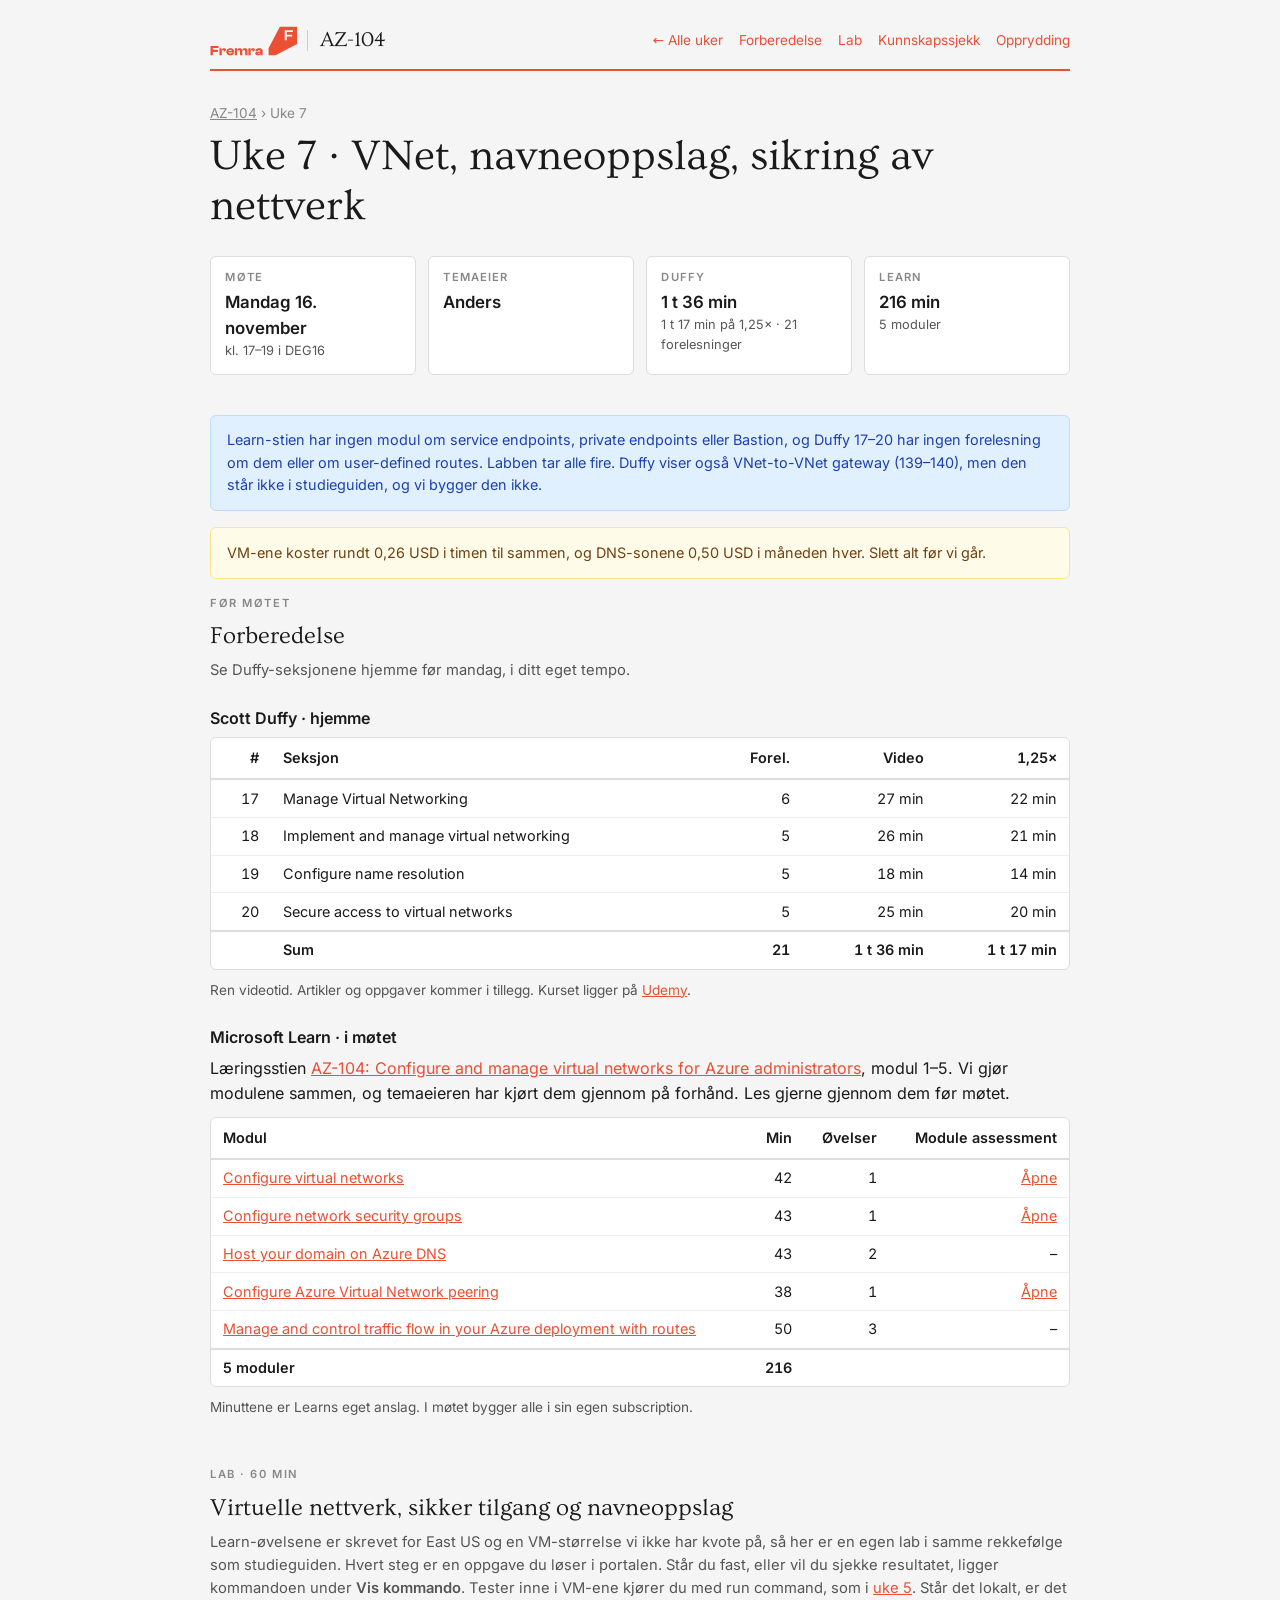
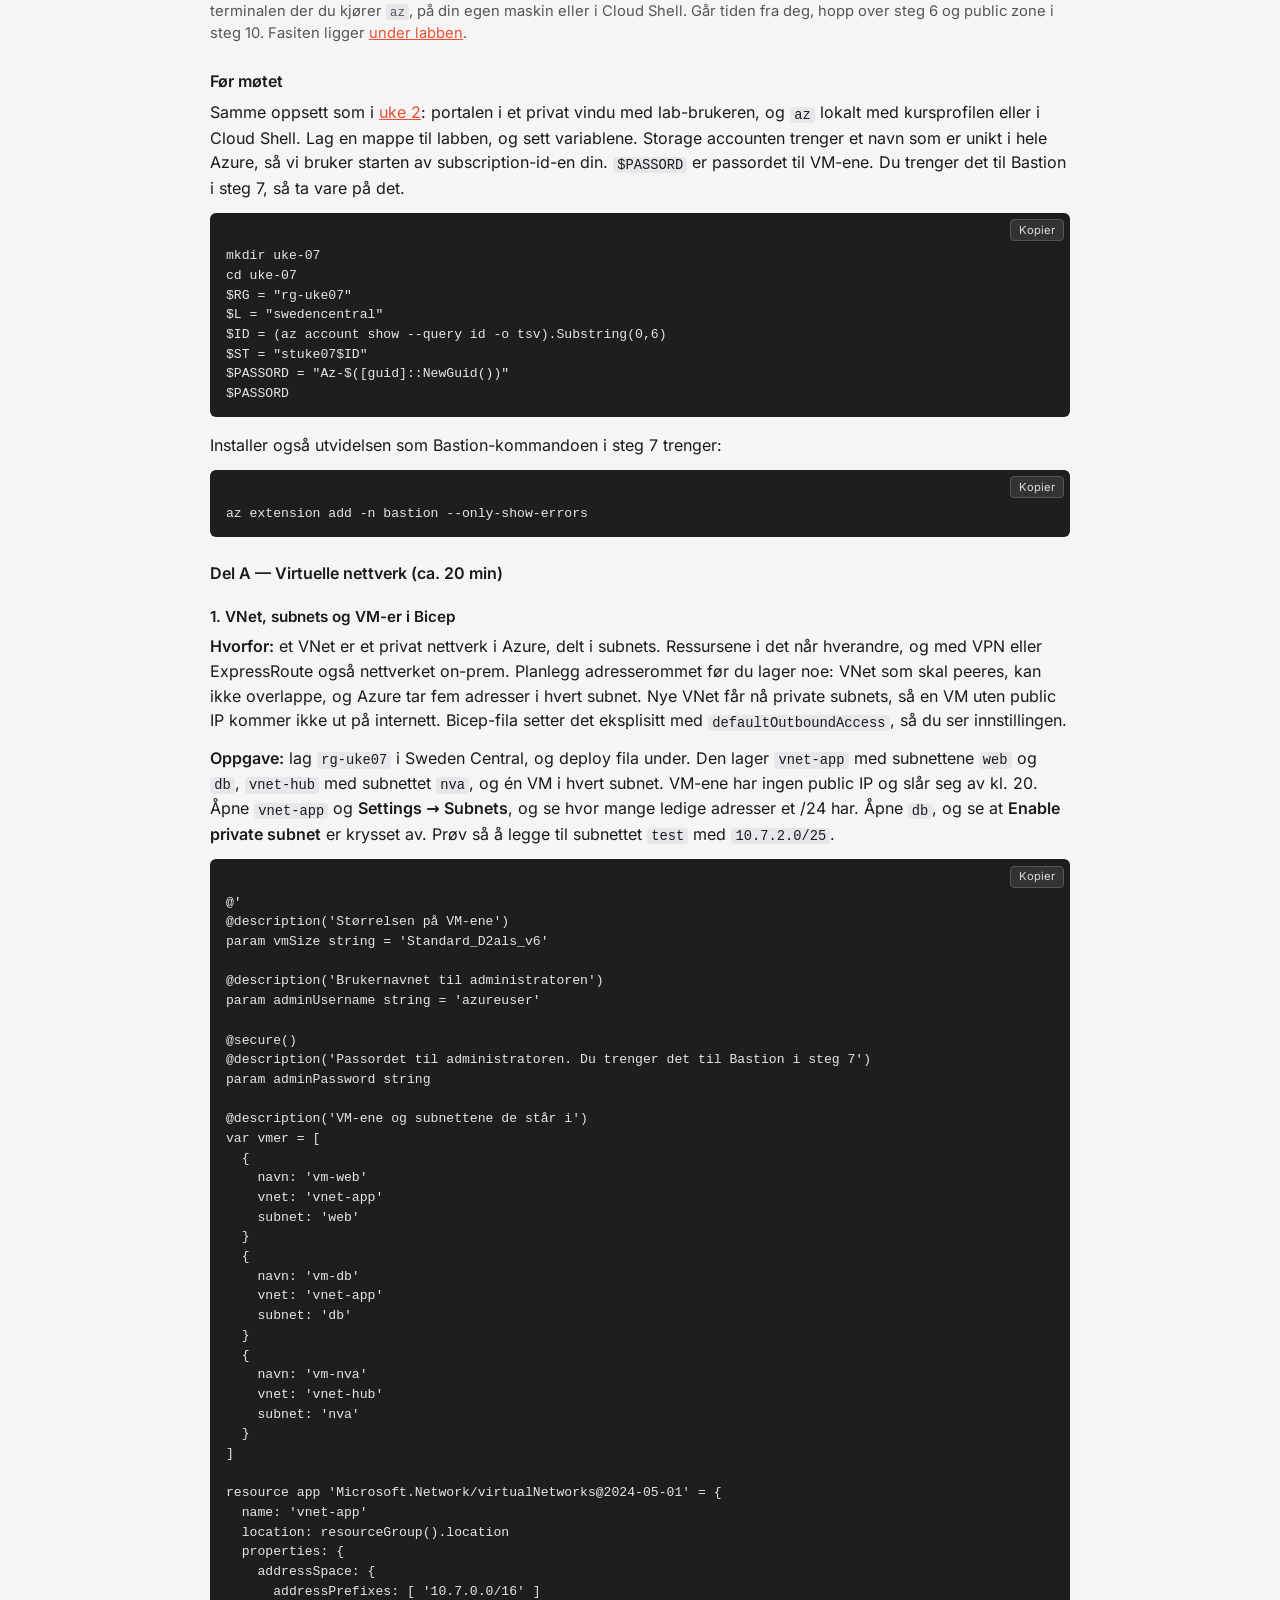
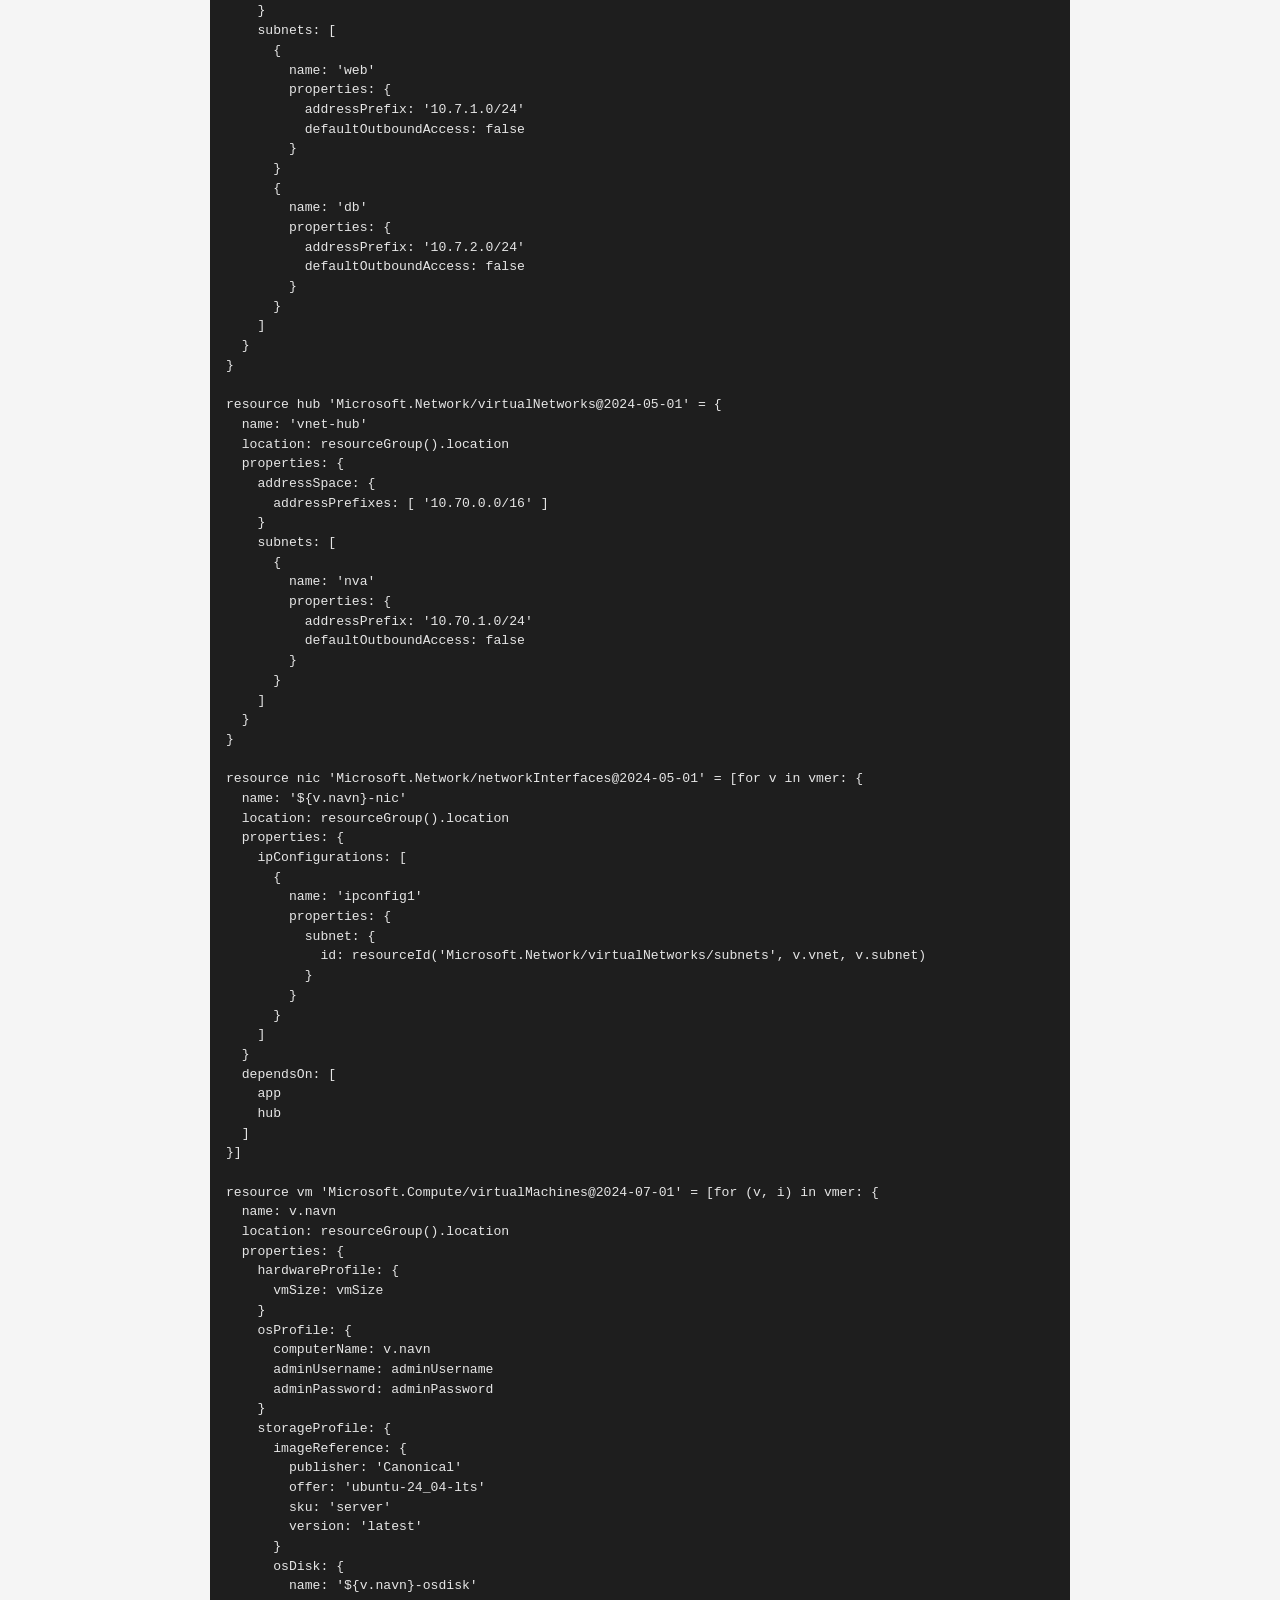
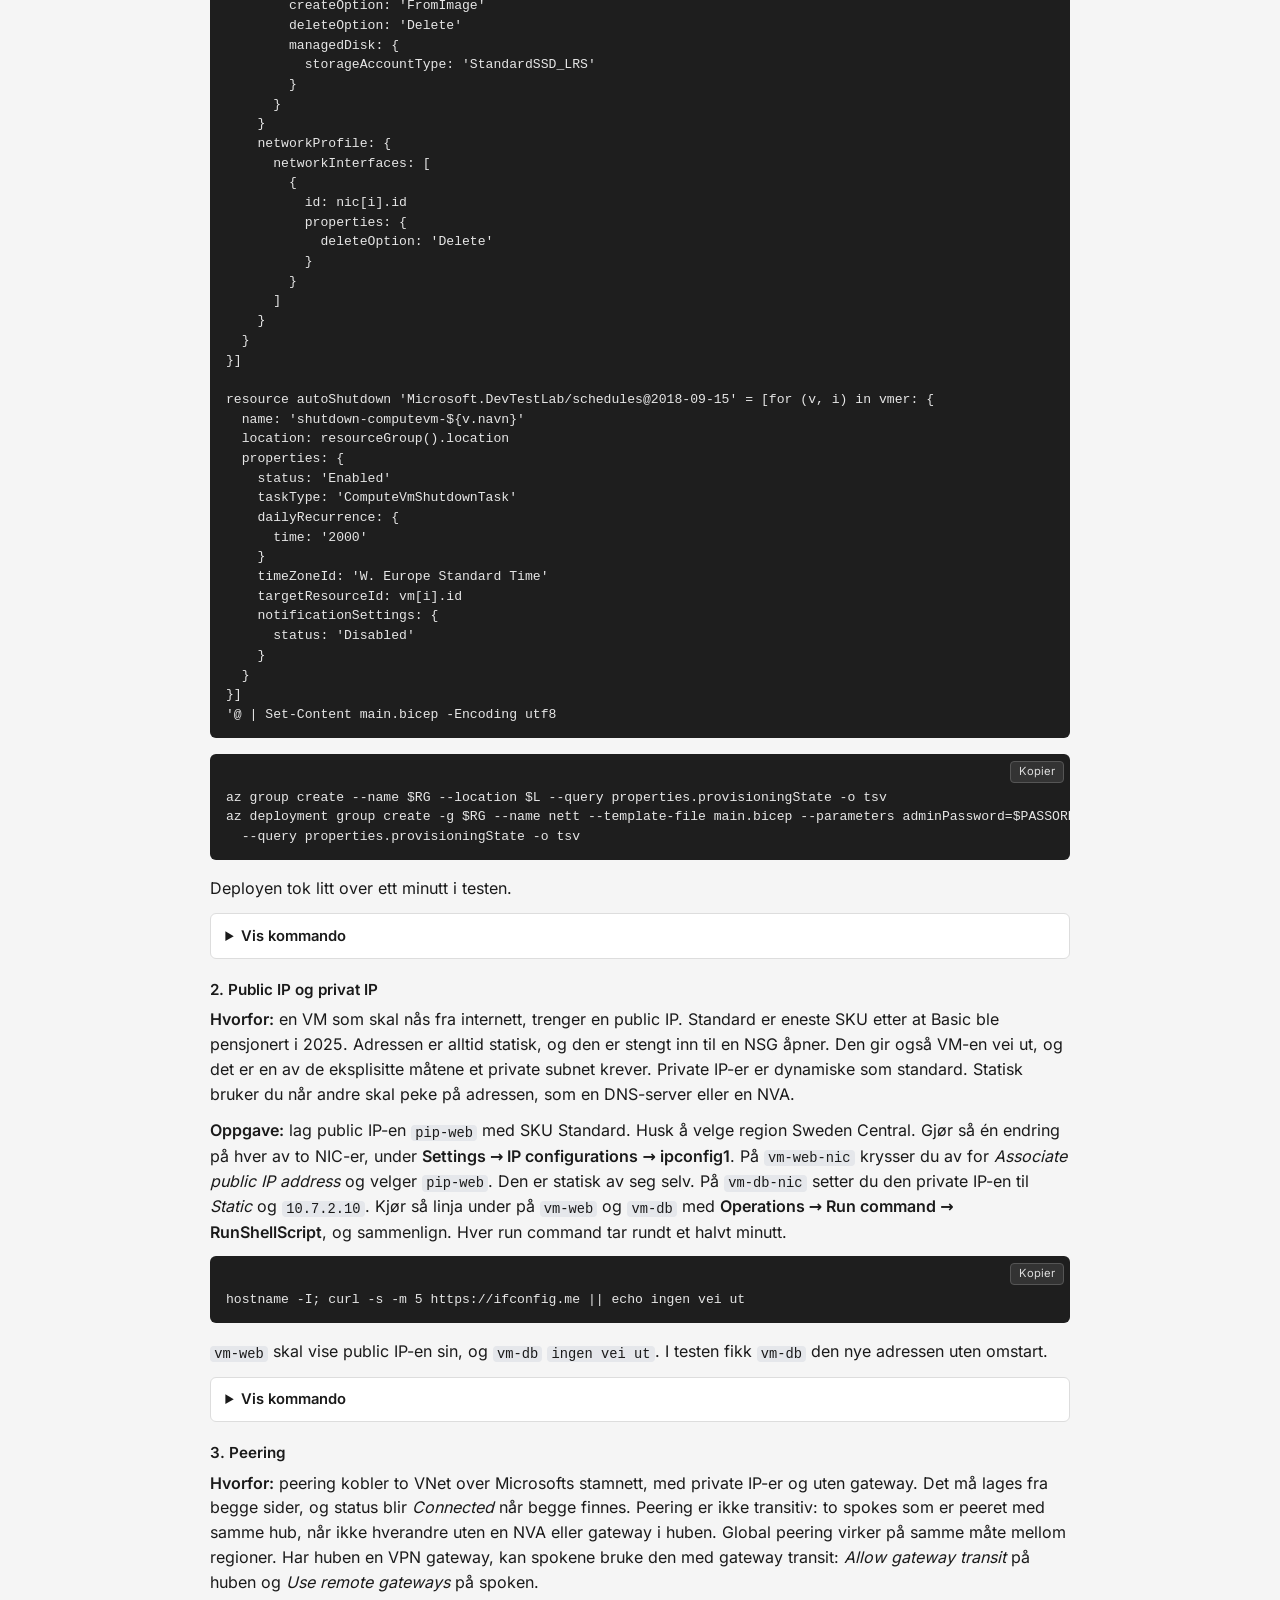
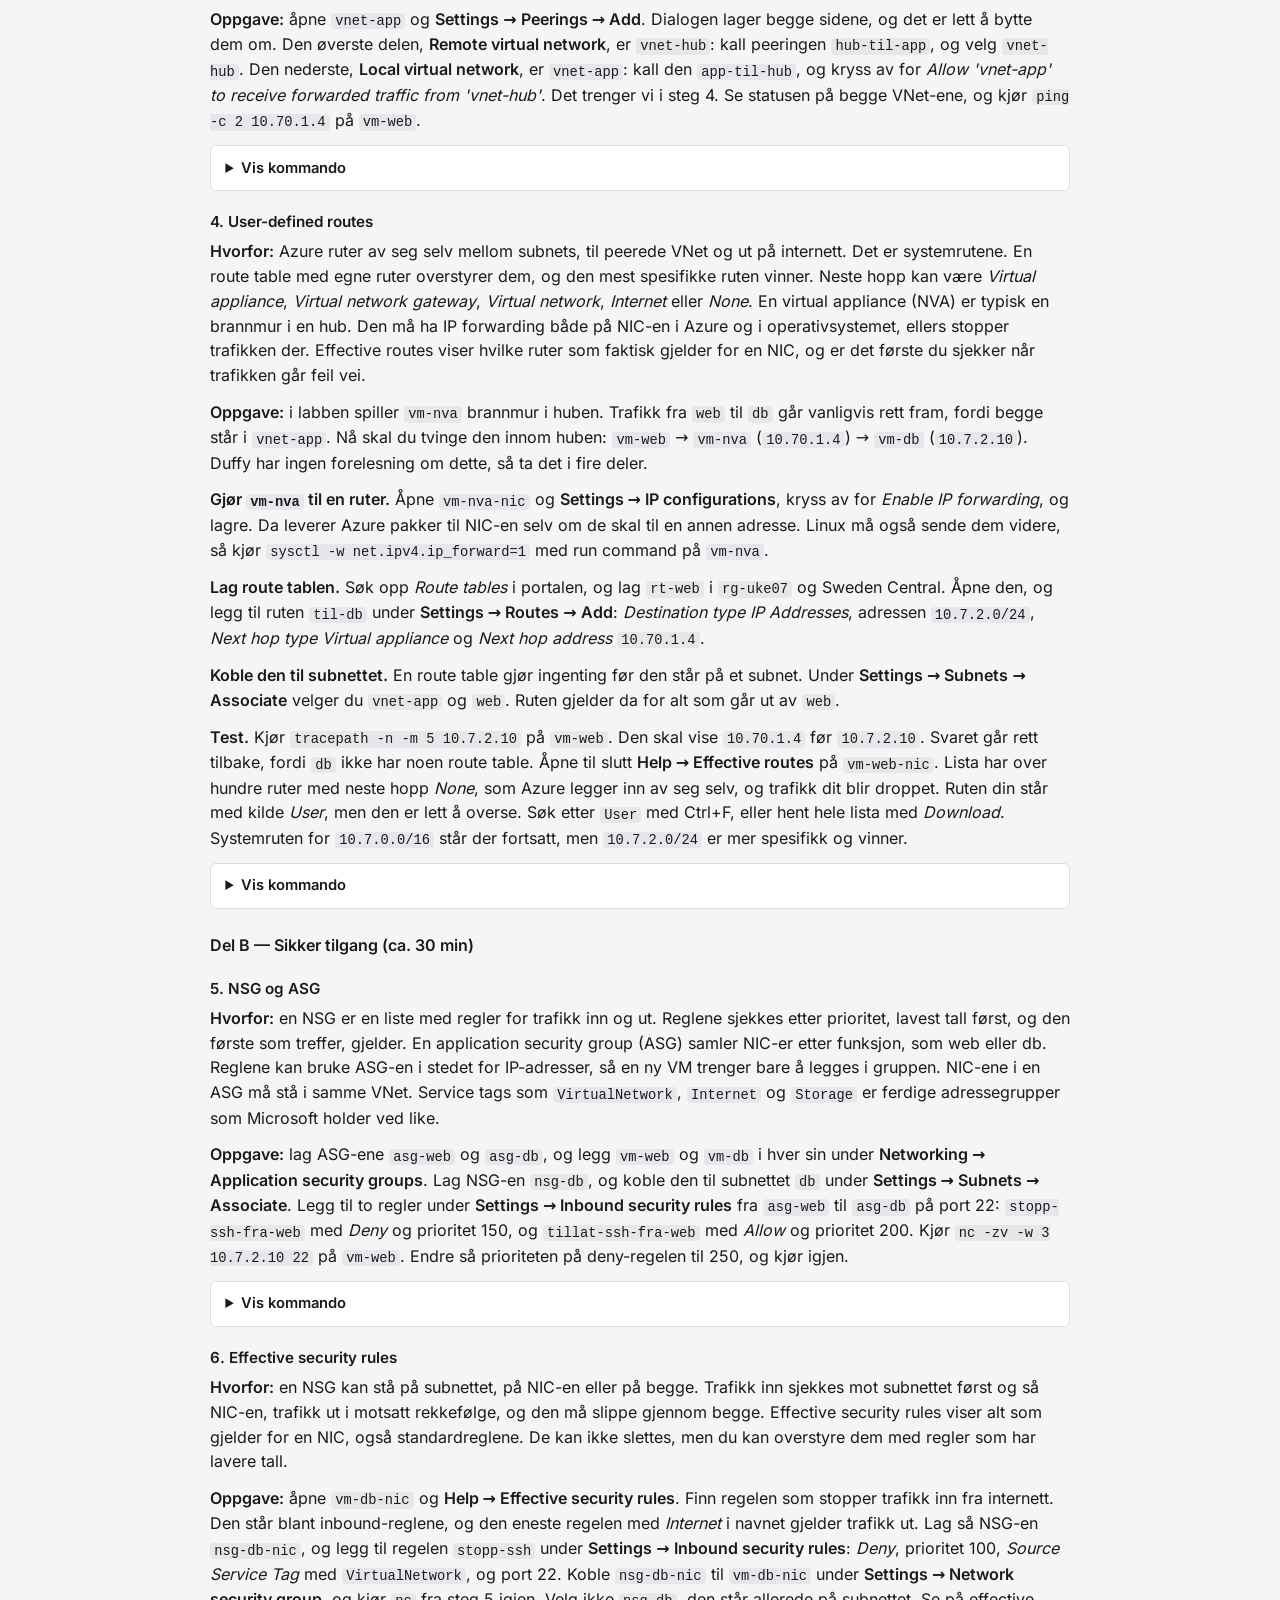
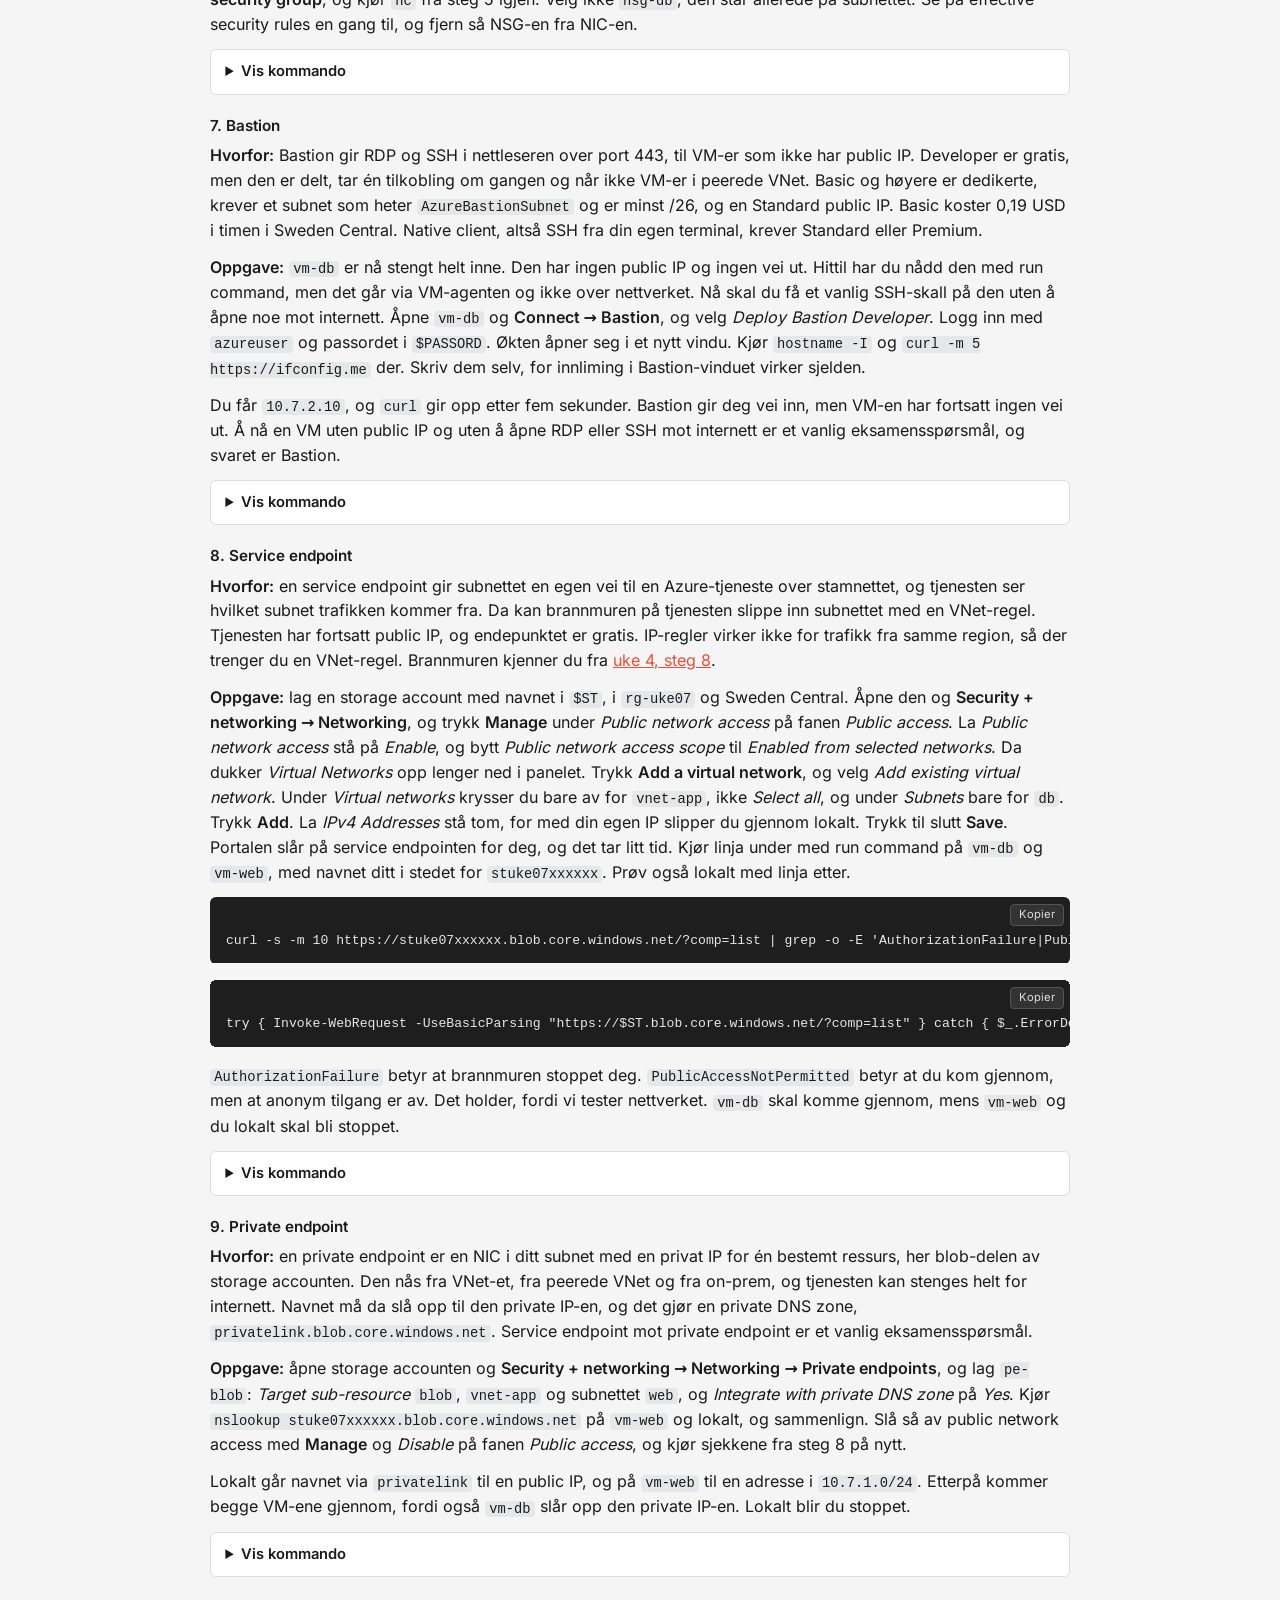
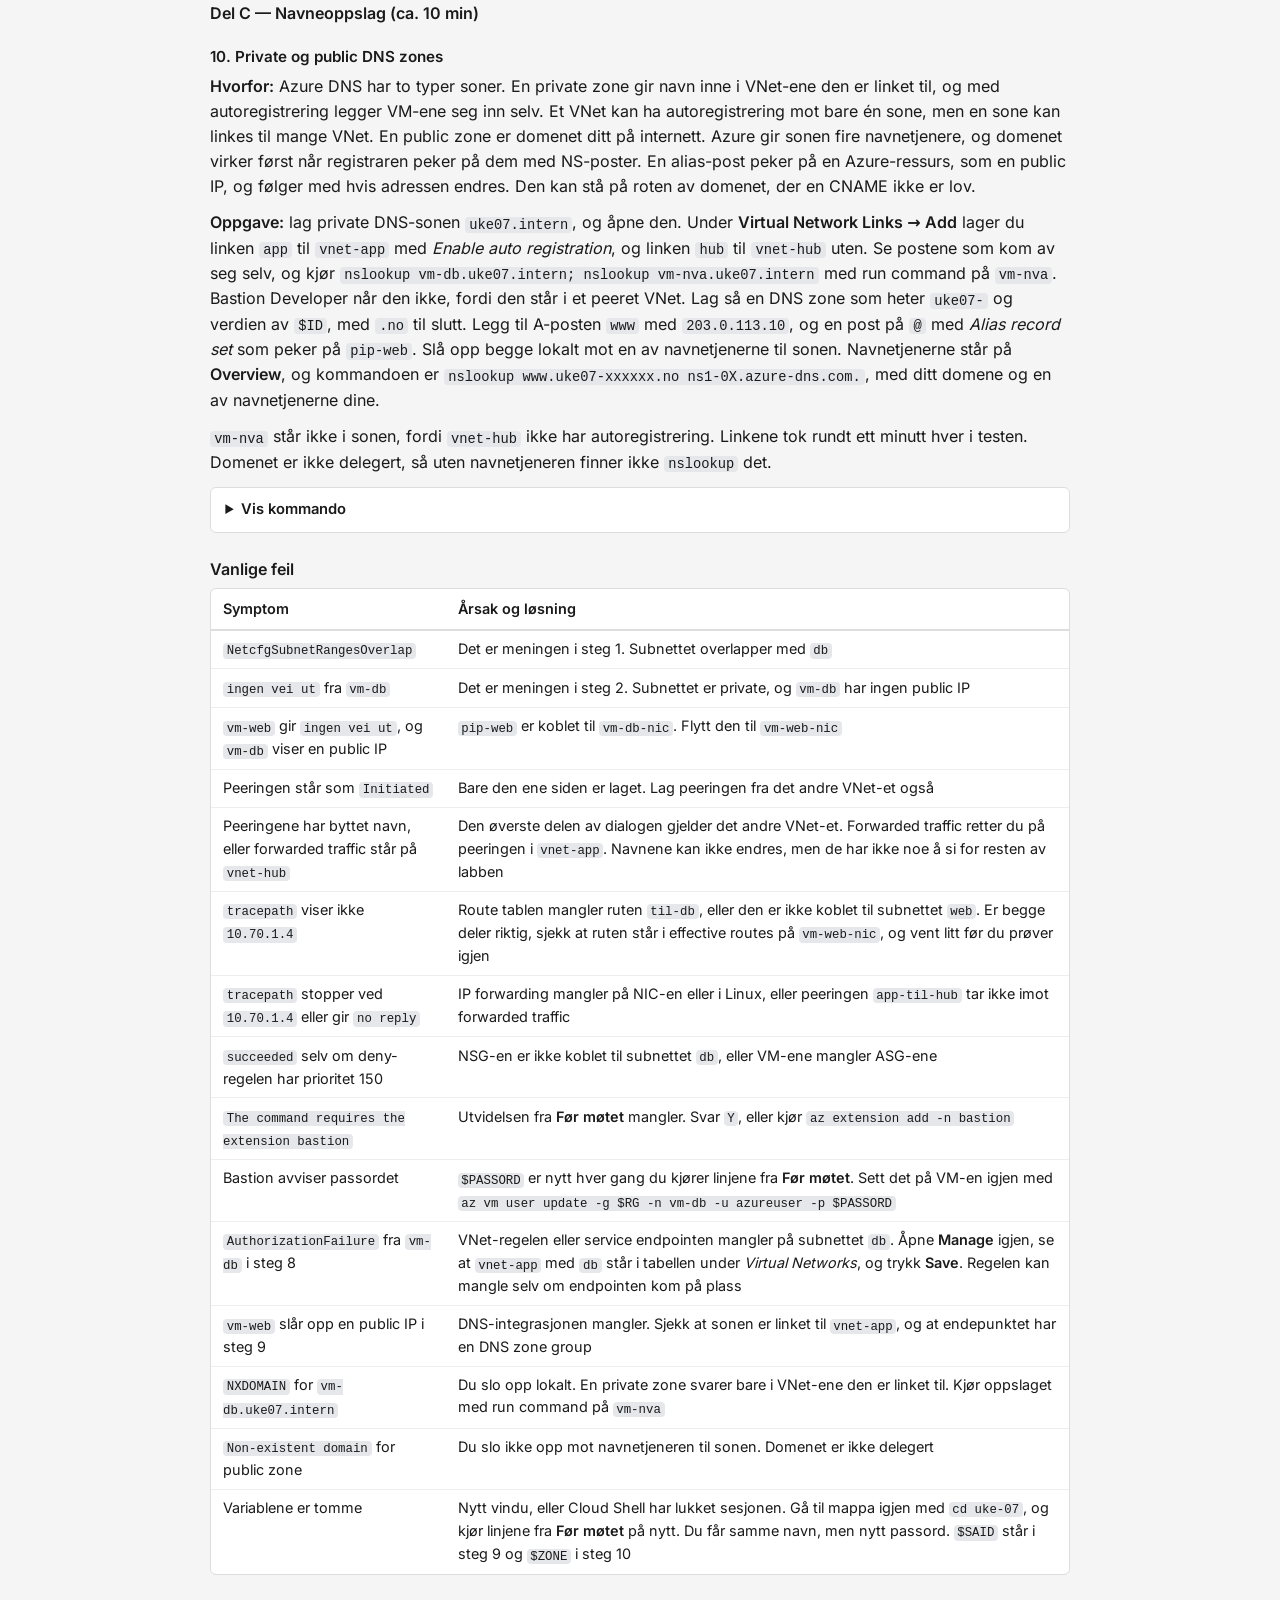
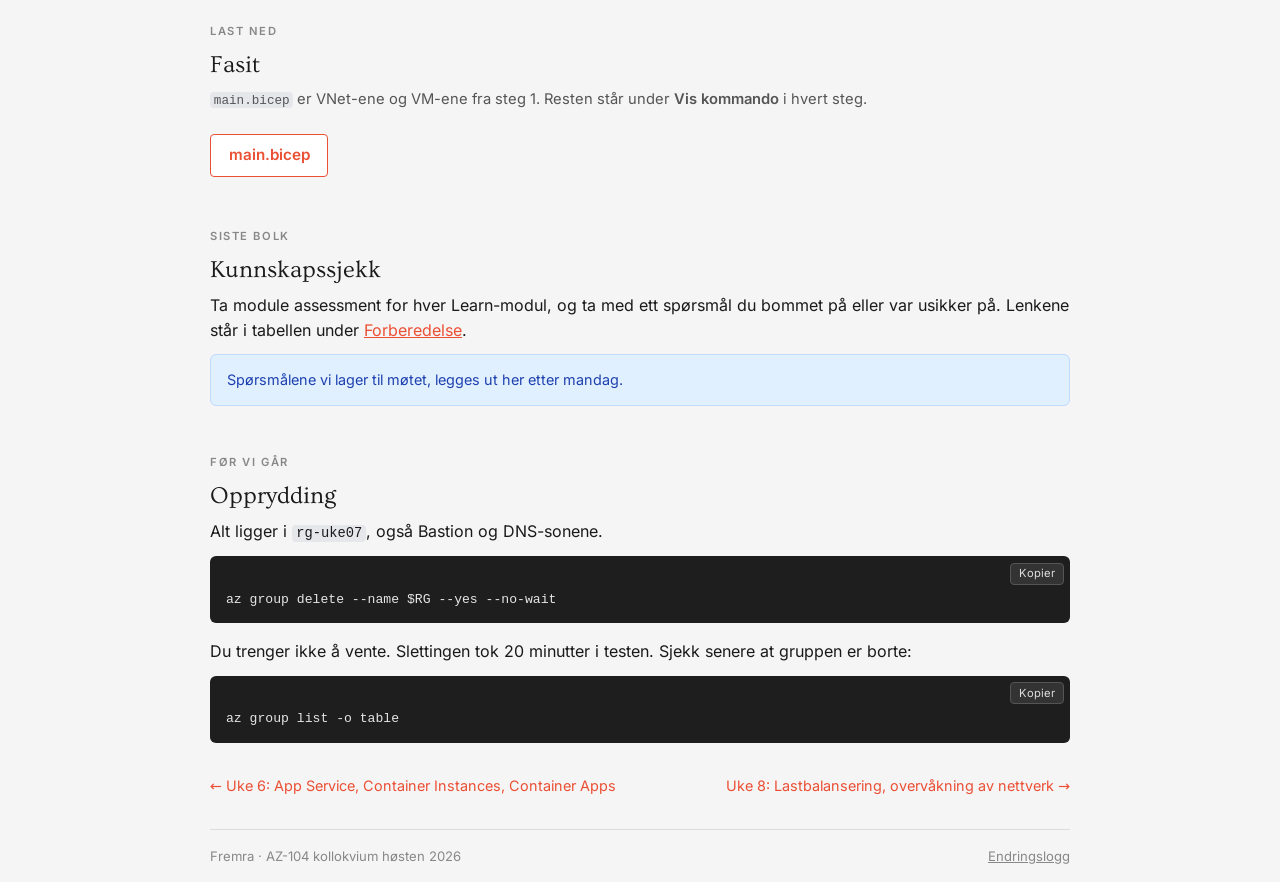
<file: uke-07/index.html>
<!DOCTYPE html>
<html lang="nb">
<head>
<meta charset="utf-8">
<meta name="viewport" content="width=device-width, initial-scale=1">
<title>Uke 7 · AZ-104 · Fremra</title>
<meta name="robots" content="noindex, nofollow">
<meta name="description" content="AZ-104 uke 7: VNet, navneoppslag, sikring av nettverk. Forberedelse, lab og kunnskapssjekk.">
<link rel="icon" type="image/svg+xml" href="../assets/favicon.svg">
<link rel="stylesheet" href="../assets/side.css">
<script src="../assets/side.js" defer></script>
</head>
<body>
<div class="wrap">

<header>
  <a class="header-brand" href="../" aria-label="AZ-104 — til forsiden">
    <svg xmlns="http://www.w3.org/2000/svg" viewBox="0 0 884.51 302.23" aria-hidden="true" class="logo-svg">
      <g fill="#eb4f34">
        <polygon points="11.78 201.94 5.46 201.94 5.46 294.12 28.71 294.12 28.71 260.97 79.25 260.97 79.25 240.05 28.71 240.05 28.71 222.86 85.67 222.86 85.67 201.94 28.71 201.94 11.78 201.94"/>
        <path d="M224.12,227.53c-5.73-2.57-12.5-3.85-20.29-3.85s-14.33,1.45-20.16,4.34c-5.82,2.89-10.41,7.02-13.76,12.38-3.35,5.37-5.02,11.76-5.02,19.19,0,8.35,1.67,15.18,5.02,20.5,3.35,5.32,7.98,9.22,13.9,11.7,5.91,2.48,12.73,3.71,20.43,3.71s14.19-1.1,19.74-3.3c5.55-2.2,9.86-5.25,12.93-9.15,3.07-3.9,4.61-8.37,4.61-13.41v-1.51h-23.25v1.38c0,2.48-1.06,4.36-3.16,5.64-2.11,1.29-6.01,1.93-11.69,1.93-6.42,0-10.85-1.12-13.28-3.37-2.15-1.99-3.35-5.23-3.59-9.7h55.26c.18-1.19.3-2.27.34-3.23.04-.96.07-2.04.07-3.23,0-7.34-1.58-13.53-4.75-18.57-3.16-5.04-7.62-8.85-13.35-11.42ZM186.81,252.16c.49-3.14,1.57-5.53,3.26-7.15,2.38-2.29,6.79-3.44,13.21-3.44s10.46.99,12.93,2.96c2.04,1.62,3.22,4.18,3.58,7.64h-32.99Z"/>
        <path d="M366.46,227.19c-3.85-2.34-8.76-3.51-14.72-3.51s-10.66,1.08-14.38,3.23c-3.72,2.16-6.49,4.93-8.32,8.33-1.84,3.39-3.03,7.02-3.58,10.87h-1.36c-.38-3.26-1.18-6.31-2.42-9.15-1.79-4.08-4.59-7.31-8.39-9.7-3.81-2.38-8.74-3.58-14.79-3.58-5.69,0-10.32,1.06-13.9,3.16-3.58,2.11-6.26,4.86-8.05,8.26-1.79,3.39-2.96,7.02-3.51,10.87h-1.24v-20.91h-21.74v69.07h23.25v-35.36c0-5.23.96-8.92,2.89-11.07,1.92-2.15,5.78-3.23,11.56-3.23s9.54,1.03,11.56,3.1c2.02,2.06,3.03,5.76,3.03,11.08v35.5h23.25v-35.36c0-5.23.96-8.92,2.89-11.07,1.93-2.15,5.78-3.23,11.56-3.23s9.68,1.03,11.69,3.1c2.02,2.06,3.03,5.76,3.03,11.08v35.5h23.25v-43.61c0-5.23-.96-9.84-2.89-13.83-1.93-3.99-4.82-7.15-8.67-9.49Z"/>
        <path d="M514.91,227.4c-5.14-2.48-11.65-3.72-19.54-3.72s-14.4,1.22-20.09,3.65c-5.69,2.43-10.09,5.87-13.21,10.32-3.12,4.45-4.68,9.65-4.68,15.61v.28h23.25v-.55c0-3.48.98-5.87,2.96-7.15,1.97-1.28,5.3-1.93,9.98-1.93,5.14,0,8.69.64,10.66,1.93,1.97,1.28,2.96,3.95,2.96,7.98v1.93l-28.89,2.89c-5.05.55-9.22,1.6-12.52,3.16-3.3,1.56-5.76,3.6-7.36,6.12-1.6,2.52-2.41,5.48-2.41,8.87,0,5.78,2.13,10.34,6.4,13.69,4.26,3.35,10.2,5.02,17.82,5.02s13.55-1.49,18.09-4.47c4.54-2.98,7.5-6.99,8.88-12.04h1.24v15.13h21.74v-40.04c0-6.23-1.26-11.63-3.78-16.16-2.52-4.54-6.35-8.05-11.49-10.52ZM505.07,274.52c-1.42,1.7-3.6,2.89-6.54,3.58-2.94.69-6.79,1.03-11.56,1.03-2.48,0-4.36-.28-5.64-.83-1.28-.55-1.92-1.56-1.92-3.03,0-1.19.41-2.11,1.24-2.75.83-.64,2.16-1.01,3.99-1.1l22.5-2.59c-.19,2.36-.88,4.26-2.07,5.68Z"/>
        <path d="M153.82,226.78c-3.16-2.06-7.32-3.1-12.45-3.1-4.59,0-8.49.83-11.69,2.48-3.21,1.65-5.73,3.94-7.57,6.88-1.84,2.94-3.07,6.33-3.71,10.18h-1.24v-18.16h-21.74v69.07h23.25v-40.73c0-3.48.8-6.05,2.41-7.7,1.6-1.65,4.42-2.48,8.46-2.48,3.76,0,6.4.71,7.91,2.13,1.51,1.42,2.27,3.83,2.27,7.22v7.7h4.06l18.72-18.72c-.36-2.22-.93-4.31-1.72-6.26-1.47-3.62-3.78-6.47-6.95-8.53Z"/>
        <path d="M444.93,226.78c-3.16-2.06-7.32-3.1-12.45-3.1-4.59,0-8.49.83-11.69,2.48-3.21,1.65-5.73,3.94-7.57,6.88-1.84,2.94-3.07,6.33-3.71,10.18h-1.24v-18.16h-21.74v69.07h23.25v-40.73c0-3.48.8-6.05,2.41-7.7,1.6-1.65,4.42-2.48,8.46-2.48,3.76,0,6.4.71,7.91,2.13,1.51,1.42,2.27,3.83,2.27,7.22v7.7h4.06l18.72-18.72c-.36-2.22-.93-4.31-1.72-6.26-1.47-3.62-3.78-6.47-6.95-8.53Z"/>
        <path d="M703.31,6.83h0s0,0,0,0l-113.17,217.65h0v69.65h69.65s0,0,0,0l217.64-113.17h0V6.83h-174.12ZM835.62,59.46h-62.01v27.72h54.34v17.85h-54.34v39.64h-20.65V41.62h82.66v17.85Z"/>
      </g>
    </svg>
    <span class="header-wordmark">AZ-104</span>
  </a>
  <nav class="top">
    <a href="../#ukeplan">← Alle uker</a>
    <a href="#forberedelse">Forberedelse</a>
    <a href="#lab">Lab</a>
    <a href="#kunnskapssjekk">Kunnskapssjekk</a>
    <a href="#opprydding">Opprydding</a>
  </nav>
</header>

<div class="hero">
  <div class="crumb"><a href="../">AZ-104</a> › Uke 7</div>
  <h1>Uke 7 · VNet, navneoppslag, sikring av nettverk</h1>
  <div class="facts">
    <div class="fact"><div class="k">Møte</div><div class="v">Mandag 16. november</div><div class="s">kl. 17–19 i DEG16</div></div>
    <div class="fact"><div class="k">Temaeier</div><div class="v">Anders</div></div>
    <div class="fact"><div class="k">Duffy</div><div class="v">1 t 36 min</div><div class="s">1 t 17 min på 1,25× · 21 forelesninger</div></div>
    <div class="fact"><div class="k">Learn</div><div class="v">216 min</div><div class="s">5 moduler</div></div>
  </div>
</div>

  <div class="callout info">Learn-stien har ingen modul om service endpoints, private endpoints eller Bastion, og Duffy 17–20 har ingen forelesning om dem eller om user-defined routes. Labben tar alle fire. Duffy viser også VNet-to-VNet gateway (139–140), men den står ikke i studieguiden, og vi bygger den ikke.</div>

  <div class="callout warn">VM-ene koster rundt 0,26 USD i timen til sammen, og DNS-sonene 0,50 USD i måneden hver. Slett alt før vi går.</div>

<!-- ======================================================================
     Forberedelse
     ====================================================================== -->
<section id="forberedelse">
  <div class="eyebrow">Før møtet</div>
  <h2>Forberedelse</h2>
  <p class="section-lead">Se Duffy-seksjonene hjemme før mandag, i ditt eget tempo.</p>

  <h3>Scott Duffy · hjemme</h3>
  <div class="table-wrap">
    <table>
      <thead><tr><th class="tall">#</th><th>Seksjon</th><th class="tall">Forel.</th><th class="tall">Video</th><th class="tall m-skjul">1,25×</th></tr></thead>
      <tbody>
          <tr><td class="tall">17</td><td>Manage Virtual Networking</td><td class="tall">6</td><td class="tall">27 min</td><td class="tall m-skjul">22 min</td></tr>
          <tr><td class="tall">18</td><td>Implement and manage virtual networking</td><td class="tall">5</td><td class="tall">26 min</td><td class="tall m-skjul">21 min</td></tr>
          <tr><td class="tall">19</td><td>Configure name resolution</td><td class="tall">5</td><td class="tall">18 min</td><td class="tall m-skjul">14 min</td></tr>
          <tr><td class="tall">20</td><td>Secure access to virtual networks</td><td class="tall">5</td><td class="tall">25 min</td><td class="tall m-skjul">20 min</td></tr>
      </tbody>
      <tfoot><tr><td></td><td>Sum</td><td class="tall">21</td><td class="tall">1 t 36 min</td><td class="tall m-skjul">1 t 17 min</td></tr></tfoot>
    </table>
  </div>
  <p class="table-note">Ren videotid. Artikler og oppgaver kommer i tillegg. Kurset ligger på <a href="https://www.udemy.com/course/70533-azure/">Udemy</a>.</p>

  <h3>Microsoft Learn · i møtet</h3>
  <p>
    Læringsstien <a target="_blank" rel="noopener" href="https://learn.microsoft.com/en-us/training/paths/az-104-manage-virtual-networks/">AZ-104: Configure and manage virtual networks for Azure administrators</a>, modul 1–5.
    Vi gjør modulene sammen, og temaeieren har kjørt dem gjennom på forhånd. Les gjerne gjennom dem før møtet.
  </p>
  <div class="table-wrap">
    <table>
      <thead><tr><th>Modul</th><th class="tall">Min</th><th class="tall">Øvelser</th><th class="tall">Module assessment</th></tr></thead>
      <tbody>
        <tr><td><a target="_blank" rel="noopener" href="https://learn.microsoft.com/en-us/training/modules/configure-virtual-networks/">Configure virtual networks</a></td><td class="tall">42</td><td class="tall">1</td><td class="tall"><a target="_blank" rel="noopener" href="https://learn.microsoft.com/en-us/training/modules/configure-virtual-networks/10-knowledge-check">Åpne</a></td></tr>
        <tr><td><a target="_blank" rel="noopener" href="https://learn.microsoft.com/en-us/training/modules/configure-network-security-groups/">Configure network security groups</a></td><td class="tall">43</td><td class="tall">1</td><td class="tall"><a target="_blank" rel="noopener" href="https://learn.microsoft.com/en-us/training/modules/configure-network-security-groups/8-knowledge-check">Åpne</a></td></tr>
        <tr><td><a target="_blank" rel="noopener" href="https://learn.microsoft.com/en-us/training/modules/host-domain-azure-dns/">Host your domain on Azure DNS</a></td><td class="tall">43</td><td class="tall">2</td><td class="tall">–</td></tr>
        <tr><td><a target="_blank" rel="noopener" href="https://learn.microsoft.com/en-us/training/modules/configure-vnet-peering/">Configure Azure Virtual Network peering</a></td><td class="tall">38</td><td class="tall">1</td><td class="tall"><a target="_blank" rel="noopener" href="https://learn.microsoft.com/en-us/training/modules/configure-vnet-peering/7-knowledge-check">Åpne</a></td></tr>
        <tr><td><a target="_blank" rel="noopener" href="https://learn.microsoft.com/en-us/training/modules/control-network-traffic-flow-with-routes/">Manage and control traffic flow in your Azure deployment with routes</a></td><td class="tall">50</td><td class="tall">3</td><td class="tall">–</td></tr>
      </tbody>
      <tfoot><tr><td>5 moduler</td><td class="tall">216</td><td></td><td></td></tr></tfoot>
    </table>
  </div>
  <p class="table-note">Minuttene er Learns eget anslag. I møtet bygger alle i sin egen subscription.</p>
</section>

<!-- ======================================================================
     Lab
     ====================================================================== -->
<section id="lab">
  <div class="eyebrow">Lab · 60 min</div>
  <h2>Virtuelle nettverk, sikker tilgang og navneoppslag</h2>
  <p class="section-lead">
    Learn-øvelsene er skrevet for East US og en VM-størrelse vi ikke har kvote på, så her er en egen lab i samme
    rekkefølge som studieguiden. Hvert steg er en oppgave du løser i portalen. Står du fast, eller vil du sjekke
    resultatet, ligger kommandoen under <b>Vis kommando</b>. Tester inne i VM-ene kjører du med run command, som i
    <a href="../uke-05/#lab">uke 5</a>. Står det lokalt, er det terminalen der du kjører <code>az</code>, på din egen
    maskin eller i Cloud Shell. Går tiden fra deg, hopp over steg 6 og public zone i steg 10. Fasiten ligger
    <a href="#fasit">under labben</a>.
  </p>

  <h3>Før møtet</h3>
  <p>
    Samme oppsett som i <a href="../uke-02/#lab">uke 2</a>: portalen i et privat vindu med lab-brukeren, og
    <code>az</code> lokalt med kursprofilen eller i Cloud Shell. Lag en mappe til labben, og sett variablene. Storage
    accounten trenger et navn som er unikt i hele Azure, så vi bruker starten av subscription-id-en din.
    <code>$PASSORD</code> er passordet til VM-ene. Du trenger det til Bastion i steg 7, så ta vare på det.
  </p>
<pre><code>mkdir uke-07
cd uke-07
$RG = "rg-uke07"
$L = "swedencentral"
$ID = (az account show --query id -o tsv).Substring(0,6)
$ST = "stuke07$ID"
$PASSORD = "Az-$([guid]::NewGuid())"
$PASSORD</code></pre>
  <p>Installer også utvidelsen som Bastion-kommandoen i steg 7 trenger:</p>
<pre><code>az extension add -n bastion --only-show-errors</code></pre>

  <h3>Del A — Virtuelle nettverk (ca. 20 min)</h3>

  <h4>1. VNet, subnets og VM-er i Bicep</h4>
  <p>
    <b>Hvorfor:</b> et VNet er et privat nettverk i Azure, delt i subnets. Ressursene i det når hverandre, og med VPN
    eller ExpressRoute også nettverket on-prem. Planlegg adresserommet før du lager noe: VNet som skal peeres, kan ikke
    overlappe, og Azure tar fem adresser i hvert subnet. Nye VNet får nå private subnets, så en VM uten public IP kommer
    ikke ut på internett. Bicep-fila setter det eksplisitt med <code>defaultOutboundAccess</code>, så du ser innstillingen.
  </p>
  <p>
    <b>Oppgave:</b> lag <code>rg-uke07</code> i Sweden Central, og deploy fila under. Den lager <code>vnet-app</code>
    med subnettene <code>web</code> og <code>db</code>, <code>vnet-hub</code> med subnettet <code>nva</code>, og én VM i
    hvert subnet. VM-ene har ingen public IP og slår seg av kl. 20. Åpne <code>vnet-app</code> og
    <b>Settings → Subnets</b>, og se hvor mange ledige adresser et /24 har. Åpne <code>db</code>, og se at
    <b>Enable private subnet</b> er krysset av. Prøv så å legge til subnettet <code>test</code> med
    <code>10.7.2.0/25</code>.
  </p>
<pre><code>@'
@description('Størrelsen på VM-ene')
param vmSize string = 'Standard_D2als_v6'

@description('Brukernavnet til administratoren')
param adminUsername string = 'azureuser'

@secure()
@description('Passordet til administratoren. Du trenger det til Bastion i steg 7')
param adminPassword string

@description('VM-ene og subnettene de står i')
var vmer = [
  {
    navn: 'vm-web'
    vnet: 'vnet-app'
    subnet: 'web'
  }
  {
    navn: 'vm-db'
    vnet: 'vnet-app'
    subnet: 'db'
  }
  {
    navn: 'vm-nva'
    vnet: 'vnet-hub'
    subnet: 'nva'
  }
]

resource app 'Microsoft.Network/virtualNetworks@2024-05-01' = {
  name: 'vnet-app'
  location: resourceGroup().location
  properties: {
    addressSpace: {
      addressPrefixes: [ '10.7.0.0/16' ]
    }
    subnets: [
      {
        name: 'web'
        properties: {
          addressPrefix: '10.7.1.0/24'
          defaultOutboundAccess: false
        }
      }
      {
        name: 'db'
        properties: {
          addressPrefix: '10.7.2.0/24'
          defaultOutboundAccess: false
        }
      }
    ]
  }
}

resource hub 'Microsoft.Network/virtualNetworks@2024-05-01' = {
  name: 'vnet-hub'
  location: resourceGroup().location
  properties: {
    addressSpace: {
      addressPrefixes: [ '10.70.0.0/16' ]
    }
    subnets: [
      {
        name: 'nva'
        properties: {
          addressPrefix: '10.70.1.0/24'
          defaultOutboundAccess: false
        }
      }
    ]
  }
}

resource nic 'Microsoft.Network/networkInterfaces@2024-05-01' = [for v in vmer: {
  name: '${v.navn}-nic'
  location: resourceGroup().location
  properties: {
    ipConfigurations: [
      {
        name: 'ipconfig1'
        properties: {
          subnet: {
            id: resourceId('Microsoft.Network/virtualNetworks/subnets', v.vnet, v.subnet)
          }
        }
      }
    ]
  }
  dependsOn: [
    app
    hub
  ]
}]

resource vm 'Microsoft.Compute/virtualMachines@2024-07-01' = [for (v, i) in vmer: {
  name: v.navn
  location: resourceGroup().location
  properties: {
    hardwareProfile: {
      vmSize: vmSize
    }
    osProfile: {
      computerName: v.navn
      adminUsername: adminUsername
      adminPassword: adminPassword
    }
    storageProfile: {
      imageReference: {
        publisher: 'Canonical'
        offer: 'ubuntu-24_04-lts'
        sku: 'server'
        version: 'latest'
      }
      osDisk: {
        name: '${v.navn}-osdisk'
        createOption: 'FromImage'
        deleteOption: 'Delete'
        managedDisk: {
          storageAccountType: 'StandardSSD_LRS'
        }
      }
    }
    networkProfile: {
      networkInterfaces: [
        {
          id: nic[i].id
          properties: {
            deleteOption: 'Delete'
          }
        }
      ]
    }
  }
}]

resource autoShutdown 'Microsoft.DevTestLab/schedules@2018-09-15' = [for (v, i) in vmer: {
  name: 'shutdown-computevm-${v.navn}'
  location: resourceGroup().location
  properties: {
    status: 'Enabled'
    taskType: 'ComputeVmShutdownTask'
    dailyRecurrence: {
      time: '2000'
    }
    timeZoneId: 'W. Europe Standard Time'
    targetResourceId: vm[i].id
    notificationSettings: {
      status: 'Disabled'
    }
  }
}]
'@ | Set-Content main.bicep -Encoding utf8</code></pre>
<pre><code>az group create --name $RG --location $L --query properties.provisioningState -o tsv
az deployment group create -g $RG --name nett --template-file main.bicep --parameters adminPassword=$PASSORD `
  --query properties.provisioningState -o tsv</code></pre>
  <p>Deployen tok litt over ett minutt i testen.</p>
  <details><summary>Vis kommando</summary><div>
<pre><code>az network vnet subnet list -g $RG --vnet-name vnet-app --query "[].{navn:name, prefiks:addressPrefix, veiUt:defaultOutboundAccess}" -o table
az vm list -g $RG -d --query "[].{navn:name, ip:privateIps, status:powerState}" -o table
az network vnet subnet create -g $RG --vnet-name vnet-app -n test --address-prefixes 10.7.2.0/25 -o none      <span class="kom"># feiler</span></code></pre>
  </div></details>

  <h4>2. Public IP og privat IP</h4>
  <p>
    <b>Hvorfor:</b> en VM som skal nås fra internett, trenger en public IP. Standard er eneste SKU etter at Basic ble
    pensjonert i 2025. Adressen er alltid statisk, og den er stengt inn til en NSG åpner. Den gir også VM-en vei ut, og
    det er en av de eksplisitte måtene et private subnet krever. Private IP-er er dynamiske som standard. Statisk bruker
    du når andre skal peke på adressen, som en DNS-server eller en NVA.
  </p>
  <p>
    <b>Oppgave:</b> lag public IP-en <code>pip-web</code> med SKU Standard. Husk å velge region Sweden Central. Gjør så
    én endring på hver av to NIC-er, under <b>Settings → IP configurations → ipconfig1</b>. På <code>vm-web-nic</code>
    krysser du av for <i>Associate public IP address</i> og velger <code>pip-web</code>. Den er statisk av seg selv. På
    <code>vm-db-nic</code> setter du den private IP-en til <i>Static</i> og <code>10.7.2.10</code>. Kjør så linja under på
    <code>vm-web</code> og <code>vm-db</code> med <b>Operations → Run command → RunShellScript</b>, og sammenlign. Hver run
    command tar rundt et halvt minutt.
  </p>
<pre><code>hostname -I; curl -s -m 5 https://ifconfig.me || echo ingen vei ut</code></pre>
  <p>
    <code>vm-web</code> skal vise public IP-en sin, og <code>vm-db</code> <code>ingen vei ut</code>. I testen fikk
    <code>vm-db</code> den nye adressen uten omstart.
  </p>
  <details><summary>Vis kommando</summary><div>
<pre><code>az network public-ip create -g $RG -n pip-web --sku Standard --allocation-method Static --query publicIp.ipAddress -o tsv
az network nic ip-config update -g $RG --nic-name vm-web-nic -n ipconfig1 --public-ip-address pip-web --query privateIPAllocationMethod -o tsv
az network nic ip-config update -g $RG --nic-name vm-db-nic -n ipconfig1 --private-ip-address 10.7.2.10 --query privateIPAllocationMethod -o tsv
"vm-web","vm-db" | ForEach-Object {
  az vm run-command invoke -g $RG -n $_ --command-id RunShellScript --scripts "hostname -I; curl -s -m 5 https://ifconfig.me || echo ingen vei ut" `
    --query "value[0].message" -o tsv
}</code></pre>
  </div></details>

  <h4>3. Peering</h4>
  <p>
    <b>Hvorfor:</b> peering kobler to VNet over Microsofts stamnett, med private IP-er og uten gateway. Det må lages fra
    begge sider, og status blir <i>Connected</i> når begge finnes. Peering er ikke transitiv: to spokes som er peeret med
    samme hub, når ikke hverandre uten en NVA eller gateway i huben. Global peering virker på samme måte mellom regioner.
    Har huben en VPN gateway, kan spokene bruke den med gateway transit: <i>Allow gateway transit</i> på huben og
    <i>Use remote gateways</i> på spoken.
  </p>
  <p>
    <b>Oppgave:</b> åpne <code>vnet-app</code> og <b>Settings → Peerings → Add</b>. Dialogen lager begge sidene, og det er
    lett å bytte dem om. Den øverste delen, <b>Remote virtual network</b>, er <code>vnet-hub</code>: kall peeringen
    <code>hub-til-app</code>, og velg <code>vnet-hub</code>. Den nederste, <b>Local virtual network</b>, er
    <code>vnet-app</code>: kall den <code>app-til-hub</code>, og kryss av for
    <i>Allow 'vnet-app' to receive forwarded traffic from 'vnet-hub'</i>. Det trenger vi i steg 4. Se statusen på begge
    VNet-ene, og kjør <code>ping -c 2 10.70.1.4</code> på <code>vm-web</code>.
  </p>
  <details><summary>Vis kommando</summary><div>
<pre><code>az network vnet peering create -g $RG -n app-til-hub --vnet-name vnet-app --remote-vnet vnet-hub --allow-vnet-access `
  --allow-forwarded-traffic --query peeringState -o tsv
az network vnet peering create -g $RG -n hub-til-app --vnet-name vnet-hub --remote-vnet vnet-app --allow-vnet-access `
  --query peeringState -o tsv
az network vnet peering list -g $RG --vnet-name vnet-app --query "[].{navn:name, status:peeringState}" -o table
az vm run-command invoke -g $RG -n vm-web --command-id RunShellScript --scripts "ping -c 2 10.70.1.4" --query "value[0].message" -o tsv</code></pre>
  <p>Den første svarer <code>Initiated</code>, fordi den andre siden mangler. Den andre svarer <code>Connected</code>.</p>
  </div></details>

  <h4>4. User-defined routes</h4>
  <p>
    <b>Hvorfor:</b> Azure ruter av seg selv mellom subnets, til peerede VNet og ut på internett. Det er systemrutene. En
    route table med egne ruter overstyrer dem, og den mest spesifikke ruten vinner. Neste hopp kan være
    <i>Virtual appliance</i>, <i>Virtual network gateway</i>, <i>Virtual network</i>, <i>Internet</i> eller <i>None</i>.
    En virtual appliance (NVA) er typisk en brannmur i en hub. Den må ha IP forwarding både på NIC-en i Azure og i
    operativsystemet, ellers stopper trafikken der. Effective routes viser hvilke ruter som faktisk gjelder for en NIC,
    og er det første du sjekker når trafikken går feil vei.
  </p>
  <p>
    <b>Oppgave:</b> i labben spiller <code>vm-nva</code> brannmur i huben. Trafikk fra <code>web</code> til
    <code>db</code> går vanligvis rett fram, fordi begge står i <code>vnet-app</code>. Nå skal du tvinge den innom huben:
    <code>vm-web</code> → <code>vm-nva</code> (<code>10.70.1.4</code>) → <code>vm-db</code> (<code>10.7.2.10</code>).
    Duffy har ingen forelesning om dette, så ta det i fire deler.
  </p>
  <p>
    <b>Gjør <code>vm-nva</code> til en ruter.</b> Åpne <code>vm-nva-nic</code> og <b>Settings → IP configurations</b>,
    kryss av for <i>Enable IP forwarding</i>, og lagre. Da leverer Azure pakker til NIC-en selv om de skal til en annen
    adresse. Linux må også sende dem videre, så kjør <code>sysctl -w net.ipv4.ip_forward=1</code> med run command på
    <code>vm-nva</code>.
  </p>
  <p>
    <b>Lag route tablen.</b> Søk opp <i>Route tables</i> i portalen, og lag <code>rt-web</code> i <code>rg-uke07</code>
    og Sweden Central. Åpne den, og legg til ruten <code>til-db</code> under <b>Settings → Routes → Add</b>:
    <i>Destination type</i> <i>IP Addresses</i>, adressen <code>10.7.2.0/24</code>, <i>Next hop type</i>
    <i>Virtual appliance</i> og <i>Next hop address</i> <code>10.70.1.4</code>.
  </p>
  <p>
    <b>Koble den til subnettet.</b> En route table gjør ingenting før den står på et subnet. Under
    <b>Settings → Subnets → Associate</b> velger du <code>vnet-app</code> og <code>web</code>. Ruten gjelder da for alt
    som går ut av <code>web</code>.
  </p>
  <p>
    <b>Test.</b> Kjør <code>tracepath -n -m 5 10.7.2.10</code> på <code>vm-web</code>. Den skal vise
    <code>10.70.1.4</code> før <code>10.7.2.10</code>. Svaret går rett tilbake, fordi <code>db</code> ikke har noen
    route table. Åpne til slutt <b>Help → Effective routes</b> på <code>vm-web-nic</code>. Lista har over hundre ruter
    med neste hopp <i>None</i>, som Azure legger inn av seg selv, og trafikk dit blir droppet. Ruten din står med kilde
    <i>User</i>, men den er lett å overse. Søk etter <code>User</code> med Ctrl+F, eller hent hele lista med
    <i>Download</i>. Systemruten for <code>10.7.0.0/16</code> står der fortsatt, men <code>10.7.2.0/24</code> er mer
    spesifikk og vinner.
  </p>
  <details><summary>Vis kommando</summary><div>
<pre><code>az network nic update -g $RG -n vm-nva-nic --ip-forwarding true --query enableIPForwarding -o tsv
az vm run-command invoke -g $RG -n vm-nva --command-id RunShellScript --scripts "sysctl -w net.ipv4.ip_forward=1" --query "value[0].message" -o tsv
az network route-table create -g $RG -n rt-web -l $L --query provisioningState -o tsv
az network route-table route create -g $RG --route-table-name rt-web -n til-db --address-prefix 10.7.2.0/24 `
  --next-hop-type VirtualAppliance --next-hop-ip-address 10.70.1.4 --query provisioningState -o tsv
az network vnet subnet update -g $RG --vnet-name vnet-app -n web --route-table rt-web --query routeTable.id -o tsv
az vm run-command invoke -g $RG -n vm-web --command-id RunShellScript --scripts "tracepath -n -m 5 10.7.2.10" --query "value[0].message" -o tsv
az network nic show-effective-route-table -g $RG -n vm-web-nic `
  --query "value[?nextHopType!='None'].{kilde:source, prefiks:addressPrefix[0], neste:nextHopType, ip:nextHopIpAddress[0]}" -o table</code></pre>
  <p>Uten filteret får du også nesten hundre ruter med neste hopp <i>None</i>, som Azure legger inn av seg selv.</p>
  </div></details>

  <h3>Del B — Sikker tilgang (ca. 30 min)</h3>

  <h4>5. NSG og ASG</h4>
  <p>
    <b>Hvorfor:</b> en NSG er en liste med regler for trafikk inn og ut. Reglene sjekkes etter prioritet, lavest tall
    først, og den første som treffer, gjelder. En application security group (ASG) samler NIC-er etter funksjon, som web
    eller db. Reglene kan bruke ASG-en i stedet for IP-adresser, så en ny VM trenger bare å legges i gruppen. NIC-ene i en
    ASG må stå i samme VNet. Service tags som <code>VirtualNetwork</code>, <code>Internet</code> og <code>Storage</code>
    er ferdige adressegrupper som Microsoft holder ved like.
  </p>
  <p>
    <b>Oppgave:</b> lag ASG-ene <code>asg-web</code> og <code>asg-db</code>, og legg <code>vm-web</code> og
    <code>vm-db</code> i hver sin under <b>Networking → Application security groups</b>. Lag NSG-en <code>nsg-db</code>,
    og koble den til subnettet <code>db</code> under <b>Settings → Subnets → Associate</b>. Legg til to regler under
    <b>Settings → Inbound security rules</b> fra <code>asg-web</code> til <code>asg-db</code> på port 22: <code>stopp-ssh-fra-web</code> med <i>Deny</i> og prioritet 150, og
    <code>tillat-ssh-fra-web</code> med <i>Allow</i> og prioritet 200. Kjør <code>nc -zv -w 3 10.7.2.10 22</code> på
    <code>vm-web</code>. Endre så prioriteten på deny-regelen til 250, og kjør igjen.
  </p>
  <details><summary>Vis kommando</summary><div>
<pre><code>az network asg create -g $RG -n asg-web -l $L --query provisioningState -o tsv
az network asg create -g $RG -n asg-db -l $L --query provisioningState -o tsv
az network nic ip-config update -g $RG --nic-name vm-web-nic -n ipconfig1 --application-security-groups asg-web -o none
az network nic ip-config update -g $RG --nic-name vm-db-nic -n ipconfig1 --application-security-groups asg-db -o none
az network nsg create -g $RG -n nsg-db -l $L --query NewNSG.provisioningState -o tsv
az network nsg rule create -g $RG --nsg-name nsg-db -n stopp-ssh-fra-web --priority 150 --access Deny --protocol Tcp `
  --source-asgs asg-web --destination-asgs asg-db --destination-port-ranges 22 --query provisioningState -o tsv
az network nsg rule create -g $RG --nsg-name nsg-db -n tillat-ssh-fra-web --priority 200 --access Allow --protocol Tcp `
  --source-asgs asg-web --destination-asgs asg-db --destination-port-ranges 22 --query provisioningState -o tsv
az network vnet subnet update -g $RG --vnet-name vnet-app -n db --nsg nsg-db --query networkSecurityGroup.id -o tsv
az vm run-command invoke -g $RG -n vm-web --command-id RunShellScript --scripts "nc -zv -w 3 10.7.2.10 22" --query "value[0].message" -o tsv
az network nsg rule update -g $RG --nsg-name nsg-db -n stopp-ssh-fra-web --priority 250 --query priority -o tsv
az vm run-command invoke -g $RG -n vm-web --command-id RunShellScript --scripts "nc -zv -w 3 10.7.2.10 22" --query "value[0].message" -o tsv</code></pre>
  <p>Med deny på 150 får du <code>timed out</code>. Med 250 får du <code>succeeded</code>.</p>
  </div></details>

  <h4>6. Effective security rules</h4>
  <p>
    <b>Hvorfor:</b> en NSG kan stå på subnettet, på NIC-en eller på begge. Trafikk inn sjekkes mot subnettet først og så
    NIC-en, trafikk ut i motsatt rekkefølge, og den må slippe gjennom begge. Effective security rules viser alt som
    gjelder for en NIC, også standardreglene. De kan ikke slettes, men du kan overstyre dem med regler som har lavere tall.
  </p>
  <p>
    <b>Oppgave:</b> åpne <code>vm-db-nic</code> og <b>Help → Effective security rules</b>. Finn regelen som stopper
    trafikk inn fra internett. Den står blant inbound-reglene, og den eneste regelen med <i>Internet</i> i navnet gjelder
    trafikk ut. Lag så NSG-en <code>nsg-db-nic</code>, og legg til regelen <code>stopp-ssh</code> under
    <b>Settings → Inbound security rules</b>: <i>Deny</i>, prioritet 100, <i>Source</i> <i>Service Tag</i> med
    <code>VirtualNetwork</code>, og port 22. Koble <code>nsg-db-nic</code> til <code>vm-db-nic</code> under
    <b>Settings → Network security group</b>, og kjør <code>nc</code> fra steg 5 igjen. Velg ikke <code>nsg-db</code>,
    den står allerede på subnettet. Se på effective security rules en
    gang til, og fjern så NSG-en fra NIC-en.
  </p>
  <details><summary>Vis kommando</summary><div>
<pre><code>az network nic list-effective-nsg -g $RG -n vm-db-nic `
  --query "value[].effectiveSecurityRules[?direction=='Inbound'].{navn:name, prioritet:priority, tilgang:access}[]" -o table
az network nsg create -g $RG -n nsg-db-nic -l $L --query NewNSG.provisioningState -o tsv
az network nsg rule create -g $RG --nsg-name nsg-db-nic -n stopp-ssh --priority 100 --access Deny --protocol Tcp `
  --source-address-prefixes VirtualNetwork --destination-port-ranges 22 --query provisioningState -o tsv
az network nic update -g $RG -n vm-db-nic --network-security-group nsg-db-nic --query networkSecurityGroup.id -o tsv
az vm run-command invoke -g $RG -n vm-web --command-id RunShellScript --scripts "nc -zv -w 3 10.7.2.10 22" --query "value[0].message" -o tsv
az network nic list-effective-nsg -g $RG -n vm-db-nic --query "value[].networkSecurityGroup.id" -o tsv
az network nic update -g $RG -n vm-db-nic --remove networkSecurityGroup -o none</code></pre>
  <p>
    Regelen er <code>DenyAllInBound</code> på 65500. Reglene over den slipper bare inn <code>VirtualNetwork</code> og
    <code>AzureLoadBalancer</code>, så all annen trafikk inn stopper der. Med <code>nsg-db-nic</code> på NIC-en gir
    <code>nc</code> <code>timed out</code>, selv om <code>nsg-db</code> på subnettet slipper SSH gjennom.
  </p>
  </div></details>

  <h4>7. Bastion</h4>
  <p>
    <b>Hvorfor:</b> Bastion gir RDP og SSH i nettleseren over port 443, til VM-er som ikke har public IP. Developer er
    gratis, men den er delt, tar én tilkobling om gangen og når ikke VM-er i peerede VNet. Basic og høyere er dedikerte,
    krever et subnet som heter <code>AzureBastionSubnet</code> og er minst /26, og en Standard public IP. Basic koster
    0,19 USD i timen i Sweden Central. Native client, altså SSH fra din egen terminal, krever Standard eller Premium.
  </p>
  <p>
    <b>Oppgave:</b> <code>vm-db</code> er nå stengt helt inne. Den har ingen public IP og ingen vei ut. Hittil har du
    nådd den med run command, men det går via VM-agenten og ikke over nettverket. Nå skal du få et vanlig SSH-skall på
    den uten å åpne noe mot internett. Åpne <code>vm-db</code> og <b>Connect → Bastion</b>, og velg
    <i>Deploy Bastion Developer</i>. Logg inn med <code>azureuser</code> og passordet i <code>$PASSORD</code>. Økten åpner
    seg i et nytt vindu. Kjør <code>hostname -I</code> og <code>curl -m 5 https://ifconfig.me</code> der. Skriv dem
    selv, for innliming i Bastion-vinduet virker sjelden.
  </p>
  <p>
    Du får <code>10.7.2.10</code>, og <code>curl</code> gir opp etter fem sekunder. Bastion gir deg vei inn, men VM-en
    har fortsatt ingen vei ut. Å nå en VM uten public IP og uten å åpne RDP eller SSH mot internett er et vanlig
    eksamensspørsmål, og svaret er Bastion.
  </p>
  <details><summary>Vis kommando</summary><div>
<pre><code>az network bastion create -g $RG -n vnet-app-bastion -l $L --sku Developer --vnet-name vnet-app --query provisioningState -o tsv</code></pre>
  <p>Den var klar på sekunder i testen. Selve økten åpner du i portalen.</p>
  </div></details>

  <h4>8. Service endpoint</h4>
  <p>
    <b>Hvorfor:</b> en service endpoint gir subnettet en egen vei til en Azure-tjeneste over stamnettet, og tjenesten
    ser hvilket subnet trafikken kommer fra. Da kan brannmuren på tjenesten slippe inn subnettet med en VNet-regel.
    Tjenesten har fortsatt public IP, og endepunktet er gratis. IP-regler virker ikke for trafikk fra samme region, så
    der trenger du en VNet-regel. Brannmuren kjenner du fra <a href="../uke-04/#lab">uke 4, steg 8</a>.
  </p>
  <p>
    <b>Oppgave:</b> lag en storage account med navnet i <code>$ST</code>, i <code>rg-uke07</code> og Sweden Central. Åpne
    den og <b>Security + networking → Networking</b>, og trykk <b>Manage</b> under <i>Public network access</i> på fanen
    <i>Public access</i>. La <i>Public network access</i> stå på <i>Enable</i>, og bytt
    <i>Public network access scope</i> til <i>Enabled from selected networks</i>. Da dukker <i>Virtual Networks</i> opp
    lenger ned i panelet. Trykk <b>Add a virtual network</b>, og velg <i>Add existing virtual network</i>. Under
    <i>Virtual networks</i> krysser du bare av for <code>vnet-app</code>, ikke <i>Select all</i>, og under
    <i>Subnets</i> bare for <code>db</code>. Trykk <b>Add</b>. La <i>IPv4 Addresses</i> stå tom, for med din
    egen IP slipper du gjennom lokalt. Trykk til slutt <b>Save</b>. Portalen slår på service endpointen for deg, og det
    tar litt tid. Kjør linja under med run command på <code>vm-db</code> og <code>vm-web</code>, med navnet ditt i
    stedet for <code>stuke07xxxxxx</code>. Prøv også lokalt med linja etter.
  </p>
<pre><code>curl -s -m 10 https://stuke07xxxxxx.blob.core.windows.net/?comp=list | grep -o -E 'AuthorizationFailure|PublicAccessNotPermitted' || echo ingen kontakt</code></pre>
<pre><code>try { Invoke-WebRequest -UseBasicParsing "https://$ST.blob.core.windows.net/?comp=list" } catch { $_.ErrorDetails.Message }</code></pre>
  <p>
    <code>AuthorizationFailure</code> betyr at brannmuren stoppet deg. <code>PublicAccessNotPermitted</code> betyr at du
    kom gjennom, men at anonym tilgang er av. Det holder, fordi vi tester nettverket. <code>vm-db</code> skal komme
    gjennom, mens <code>vm-web</code> og du lokalt skal bli stoppet.
  </p>
  <details><summary>Vis kommando</summary><div>
<pre><code>az storage account create -g $RG -n $ST -l $L --sku Standard_LRS --allow-blob-public-access false --query provisioningState -o tsv
az network vnet subnet update -g $RG --vnet-name vnet-app -n db --service-endpoints Microsoft.Storage --query "serviceEndpoints[].service" -o tsv
az storage account network-rule add -g $RG --account-name $ST --vnet-name vnet-app --subnet db --query "virtualNetworkRules[].state" -o tsv
az storage account update -g $RG -n $ST --default-action Deny --query networkRuleSet.defaultAction -o tsv
$SJEKK = "curl -s -m 10 https://$ST.blob.core.windows.net/?comp=list | grep -o -E 'AuthorizationFailure|PublicAccessNotPermitted' || echo ingen kontakt"
"vm-db","vm-web" | ForEach-Object {
  az vm run-command invoke -g $RG -n $_ --command-id RunShellScript --scripts $SJEKK --query "value[0].message" -o tsv
}
az network nic show-effective-route-table -g $RG -n vm-db-nic `
  --query "value[?nextHopType=='VirtualNetworkServiceEndpoint'].{neste:nextHopType, prefikser:length(addressPrefix)}" -o table</code></pre>
  <p>Den siste linja viser at service endpointen er ruter på subnettet, til adressene Storage har i regionen.</p>
  </div></details>

  <h4>9. Private endpoint</h4>
  <p>
    <b>Hvorfor:</b> en private endpoint er en NIC i ditt subnet med en privat IP for én bestemt ressurs, her blob-delen
    av storage accounten. Den nås fra VNet-et, fra peerede VNet og fra on-prem, og tjenesten kan stenges helt for
    internett. Navnet må da slå opp til den private IP-en, og det gjør en private DNS zone,
    <code>privatelink.blob.core.windows.net</code>. Service endpoint mot private endpoint er et vanlig eksamensspørsmål.
  </p>
  <p>
    <b>Oppgave:</b> åpne storage accounten og <b>Security + networking → Networking → Private endpoints</b>, og lag
    <code>pe-blob</code>: <i>Target sub-resource</i> <code>blob</code>, <code>vnet-app</code> og subnettet <code>web</code>,
    og <i>Integrate with private DNS zone</i> på <i>Yes</i>. Kjør <code>nslookup stuke07xxxxxx.blob.core.windows.net</code> på
    <code>vm-web</code> og lokalt, og sammenlign. Slå så av public network access med <b>Manage</b> og <i>Disable</i> på
    fanen <i>Public access</i>, og kjør sjekkene fra steg 8 på nytt.
  </p>
  <p>
    Lokalt går navnet via <code>privatelink</code> til en public IP, og på <code>vm-web</code> til en adresse i
    <code>10.7.1.0/24</code>. Etterpå kommer begge VM-ene gjennom, fordi også <code>vm-db</code> slår opp den private
    IP-en. Lokalt blir du stoppet.
  </p>
  <details><summary>Vis kommando</summary><div>
<pre><code>$SAID = az storage account show -g $RG -n $ST --query id -o tsv
az network private-endpoint create -g $RG -n pe-blob -l $L --vnet-name vnet-app --subnet web --private-connection-resource-id $SAID `
  --group-id blob --connection-name pe-blob --query "customDnsConfigs[0].ipAddresses[0]" -o tsv
az network private-dns zone create -g $RG -n privatelink.blob.core.windows.net --query provisioningState -o tsv
az network private-dns link vnet create -g $RG -z privatelink.blob.core.windows.net -n app --virtual-network vnet-app `
  --registration-enabled false --query provisioningState -o tsv
az network private-endpoint dns-zone-group create -g $RG --endpoint-name pe-blob -n blob `
  --private-dns-zone privatelink.blob.core.windows.net --zone-name blob --query provisioningState -o tsv
az vm run-command invoke -g $RG -n vm-web --command-id RunShellScript --scripts "nslookup $ST.blob.core.windows.net" --query "value[0].message" -o tsv
nslookup "$ST.blob.core.windows.net"
az storage account update -g $RG -n $ST --public-network-access Disabled --query publicNetworkAccess -o tsv</code></pre>
  <p>Portalen lager endepunktet, sonen, linken og DNS zone group i én dialog. Det tok rundt to minutter i testen.</p>
  </div></details>

  <h3>Del C — Navneoppslag (ca. 10 min)</h3>

  <h4>10. Private og public DNS zones</h4>
  <p>
    <b>Hvorfor:</b> Azure DNS har to typer soner. En private zone gir navn inne i VNet-ene den er linket til, og med
    autoregistrering legger VM-ene seg inn selv. Et VNet kan ha autoregistrering mot bare én sone, men en sone kan linkes
    til mange VNet. En public zone er domenet ditt på internett. Azure gir sonen fire navnetjenere, og domenet virker
    først når registraren peker på dem med NS-poster. En alias-post peker på en Azure-ressurs, som en public IP, og
    følger med hvis adressen endres. Den kan stå på roten av domenet, der en CNAME ikke er lov.
  </p>
  <p>
    <b>Oppgave:</b> lag private DNS-sonen <code>uke07.intern</code>, og åpne den. Under
    <b>Virtual Network Links → Add</b> lager du linken <code>app</code> til <code>vnet-app</code> med
    <i>Enable auto registration</i>, og linken <code>hub</code> til <code>vnet-hub</code> uten. Se postene som kom av seg selv, og kjør
    <code>nslookup vm-db.uke07.intern; nslookup vm-nva.uke07.intern</code> med run command på <code>vm-nva</code>. Bastion
    Developer når den ikke, fordi den står i et peeret VNet. Lag så en DNS zone
    som heter <code>uke07-</code> og verdien av <code>$ID</code>, med <code>.no</code> til slutt. Legg til A-posten
    <code>www</code> med <code>203.0.113.10</code>, og en post på <code>@</code> med <i>Alias record set</i> som peker på
    <code>pip-web</code>. Slå opp begge lokalt mot en av navnetjenerne til sonen. Navnetjenerne står på
    <b>Overview</b>, og kommandoen er <code>nslookup www.uke07-xxxxxx.no ns1-0X.azure-dns.com.</code>, med ditt
    domene og en av navnetjenerne dine.
  </p>
  <p>
    <code>vm-nva</code> står ikke i sonen, fordi <code>vnet-hub</code> ikke har autoregistrering. Linkene tok rundt ett
    minutt hver i testen. Domenet er ikke delegert, så uten navnetjeneren finner ikke <code>nslookup</code> det.
  </p>
  <details><summary>Vis kommando</summary><div>
<pre><code>az network private-dns zone create -g $RG -n uke07.intern --query provisioningState -o tsv
az network private-dns link vnet create -g $RG -z uke07.intern -n app --virtual-network vnet-app --registration-enabled true `
  --query provisioningState -o tsv
az network private-dns link vnet create -g $RG -z uke07.intern -n hub --virtual-network vnet-hub --registration-enabled false `
  --query provisioningState -o tsv
az network private-dns record-set a list -g $RG -z uke07.intern --query "[].{navn:name, ip:aRecords[0].ipv4Address, auto:isAutoRegistered}" -o table
az vm run-command invoke -g $RG -n vm-nva --command-id RunShellScript --scripts "nslookup vm-db.uke07.intern; nslookup vm-nva.uke07.intern" `
  --query "value[0].message" -o tsv
$ZONE = "uke07-$ID.no"
az network dns zone create -g $RG -n $ZONE --query nameServers -o tsv
az network dns record-set a add-record -g $RG -z $ZONE -n www -a 203.0.113.10 --query fqdn -o tsv
$PIP = az network public-ip show -g $RG -n pip-web --query id -o tsv
az network dns record-set a create -g $RG -z $ZONE -n "@" --target-resource $PIP --query fqdn -o tsv
az network dns record-set list -g $RG -z $ZONE --query "[].{navn:name, post:type}" -o table
$NS = az network dns zone show -g $RG -n $ZONE --query "nameServers[0]" -o tsv
nslookup "www.$ZONE" $NS
nslookup $ZONE $NS</code></pre>
  <p>Roten av sonen har tre poster: NS og SOA, som Azure lager, og aliaset ditt.</p>
  </div></details>

  <h3 id="vanlige-feil">Vanlige feil</h3>
  <div class="table-wrap">
    <table>
      <thead><tr><th>Symptom</th><th>Årsak og løsning</th></tr></thead>
      <tbody>
        <tr><td><code>NetcfgSubnetRangesOverlap</code></td><td>Det er meningen i steg 1. Subnettet overlapper med <code>db</code></td></tr>
        <tr><td><code>ingen vei ut</code> fra <code>vm-db</code></td><td>Det er meningen i steg 2. Subnettet er private, og <code>vm-db</code> har ingen public IP</td></tr>
        <tr><td><code>vm-web</code> gir <code>ingen vei ut</code>, og <code>vm-db</code> viser en public IP</td><td><code>pip-web</code> er koblet til <code>vm-db-nic</code>. Flytt den til <code>vm-web-nic</code></td></tr>
        <tr><td>Peeringen står som <code>Initiated</code></td><td>Bare den ene siden er laget. Lag peeringen fra det andre VNet-et også</td></tr>
        <tr><td>Peeringene har byttet navn, eller forwarded traffic står på <code>vnet-hub</code></td><td>Den øverste delen av dialogen gjelder det andre VNet-et. Forwarded traffic retter du på peeringen i <code>vnet-app</code>. Navnene kan ikke endres, men de har ikke noe å si for resten av labben</td></tr>
        <tr><td><code>tracepath</code> viser ikke <code>10.70.1.4</code></td><td>Route tablen mangler ruten <code>til-db</code>, eller den er ikke koblet til subnettet <code>web</code>. Er begge deler riktig, sjekk at ruten står i effective routes på <code>vm-web-nic</code>, og vent litt før du prøver igjen</td></tr>
        <tr><td><code>tracepath</code> stopper ved <code>10.70.1.4</code> eller gir <code>no reply</code></td><td>IP forwarding mangler på NIC-en eller i Linux, eller peeringen <code>app-til-hub</code> tar ikke imot forwarded traffic</td></tr>
        <tr><td><code>succeeded</code> selv om deny-regelen har prioritet 150</td><td>NSG-en er ikke koblet til subnettet <code>db</code>, eller VM-ene mangler ASG-ene</td></tr>
        <tr><td><code>The command requires the extension bastion</code></td><td>Utvidelsen fra <b>Før møtet</b> mangler. Svar <code>Y</code>, eller kjør <code>az extension add -n bastion</code></td></tr>
        <tr><td>Bastion avviser passordet</td><td><code>$PASSORD</code> er nytt hver gang du kjører linjene fra <b>Før møtet</b>. Sett det på VM-en igjen med <code>az vm user update -g $RG -n vm-db -u azureuser -p $PASSORD</code></td></tr>
        <tr><td><code>AuthorizationFailure</code> fra <code>vm-db</code> i steg 8</td><td>VNet-regelen eller service endpointen mangler på subnettet <code>db</code>. Åpne <b>Manage</b> igjen, se at <code>vnet-app</code> med <code>db</code> står i tabellen under <i>Virtual Networks</i>, og trykk <b>Save</b>. Regelen kan mangle selv om endpointen kom på plass</td></tr>
        <tr><td><code>vm-web</code> slår opp en public IP i steg 9</td><td>DNS-integrasjonen mangler. Sjekk at sonen er linket til <code>vnet-app</code>, og at endepunktet har en DNS zone group</td></tr>
        <tr><td><code>NXDOMAIN</code> for <code>vm-db.uke07.intern</code></td><td>Du slo opp lokalt. En private zone svarer bare i VNet-ene den er linket til. Kjør oppslaget med run command på <code>vm-nva</code></td></tr>
        <tr><td><code>Non-existent domain</code> for public zone</td><td>Du slo ikke opp mot navnetjeneren til sonen. Domenet er ikke delegert</td></tr>
        <tr><td>Variablene er tomme</td><td>Nytt vindu, eller Cloud Shell har lukket sesjonen. Gå til mappa igjen med <code>cd uke-07</code>, og kjør linjene fra <b>Før møtet</b> på nytt. Du får samme navn, men nytt passord. <code>$SAID</code> står i steg 9 og <code>$ZONE</code> i steg 10</td></tr>
      </tbody>
    </table>
  </div>
</section>

<!-- ======================================================================
     Fasit
     ====================================================================== -->
<section id="fasit">
  <div class="eyebrow">Last ned</div>
  <h2>Fasit</h2>
  <p class="section-lead">
    <code>main.bicep</code> er VNet-ene og VM-ene fra steg 1. Resten står under <b>Vis kommando</b> i hvert steg.
  </p>
  <div class="nedlast">
    <a class="btn-lenke sekundaer" href="main.bicep" download>main.bicep</a>
  </div>
</section>

<!-- ======================================================================
     Kunnskapssjekk
     ====================================================================== -->
<section id="kunnskapssjekk">
  <div class="eyebrow">Siste bolk</div>
  <h2>Kunnskapssjekk</h2>
  <p>Ta module assessment for hver Learn-modul, og ta med ett spørsmål du bommet på eller var usikker på. Lenkene står i tabellen under <a href="#forberedelse">Forberedelse</a>.</p>
  <div class="callout info">Spørsmålene vi lager til møtet, legges ut her etter mandag.</div>
</section>

<!-- ======================================================================
     Opprydding
     ====================================================================== -->
<section id="opprydding">
  <div class="eyebrow">Før vi går</div>
  <h2>Opprydding</h2>
  <p>Alt ligger i <code>rg-uke07</code>, også Bastion og DNS-sonene.</p>
<pre><code>az group delete --name $RG --yes --no-wait</code></pre>
  <p>Du trenger ikke å vente. Slettingen tok 20 minutter i testen. Sjekk senere at gruppen er borte:</p>
<pre><code>az group list -o table</code></pre>
</section>

<nav class="pager" aria-label="Bla mellom ukene">
  <span><a href="../uke-06/">← Uke 6: App Service, Container Instances, Container Apps</a></span>
  <span><a href="../uke-08/">Uke 8: Lastbalansering, overvåkning av nettverk →</a></span>
</nav>

<footer>
  <span>Fremra · AZ-104 kollokvium høsten 2026</span>
  <span><a href="../#endringslogg">Endringslogg</a></span>
</footer>

</div>
</body>
</html>
</file>
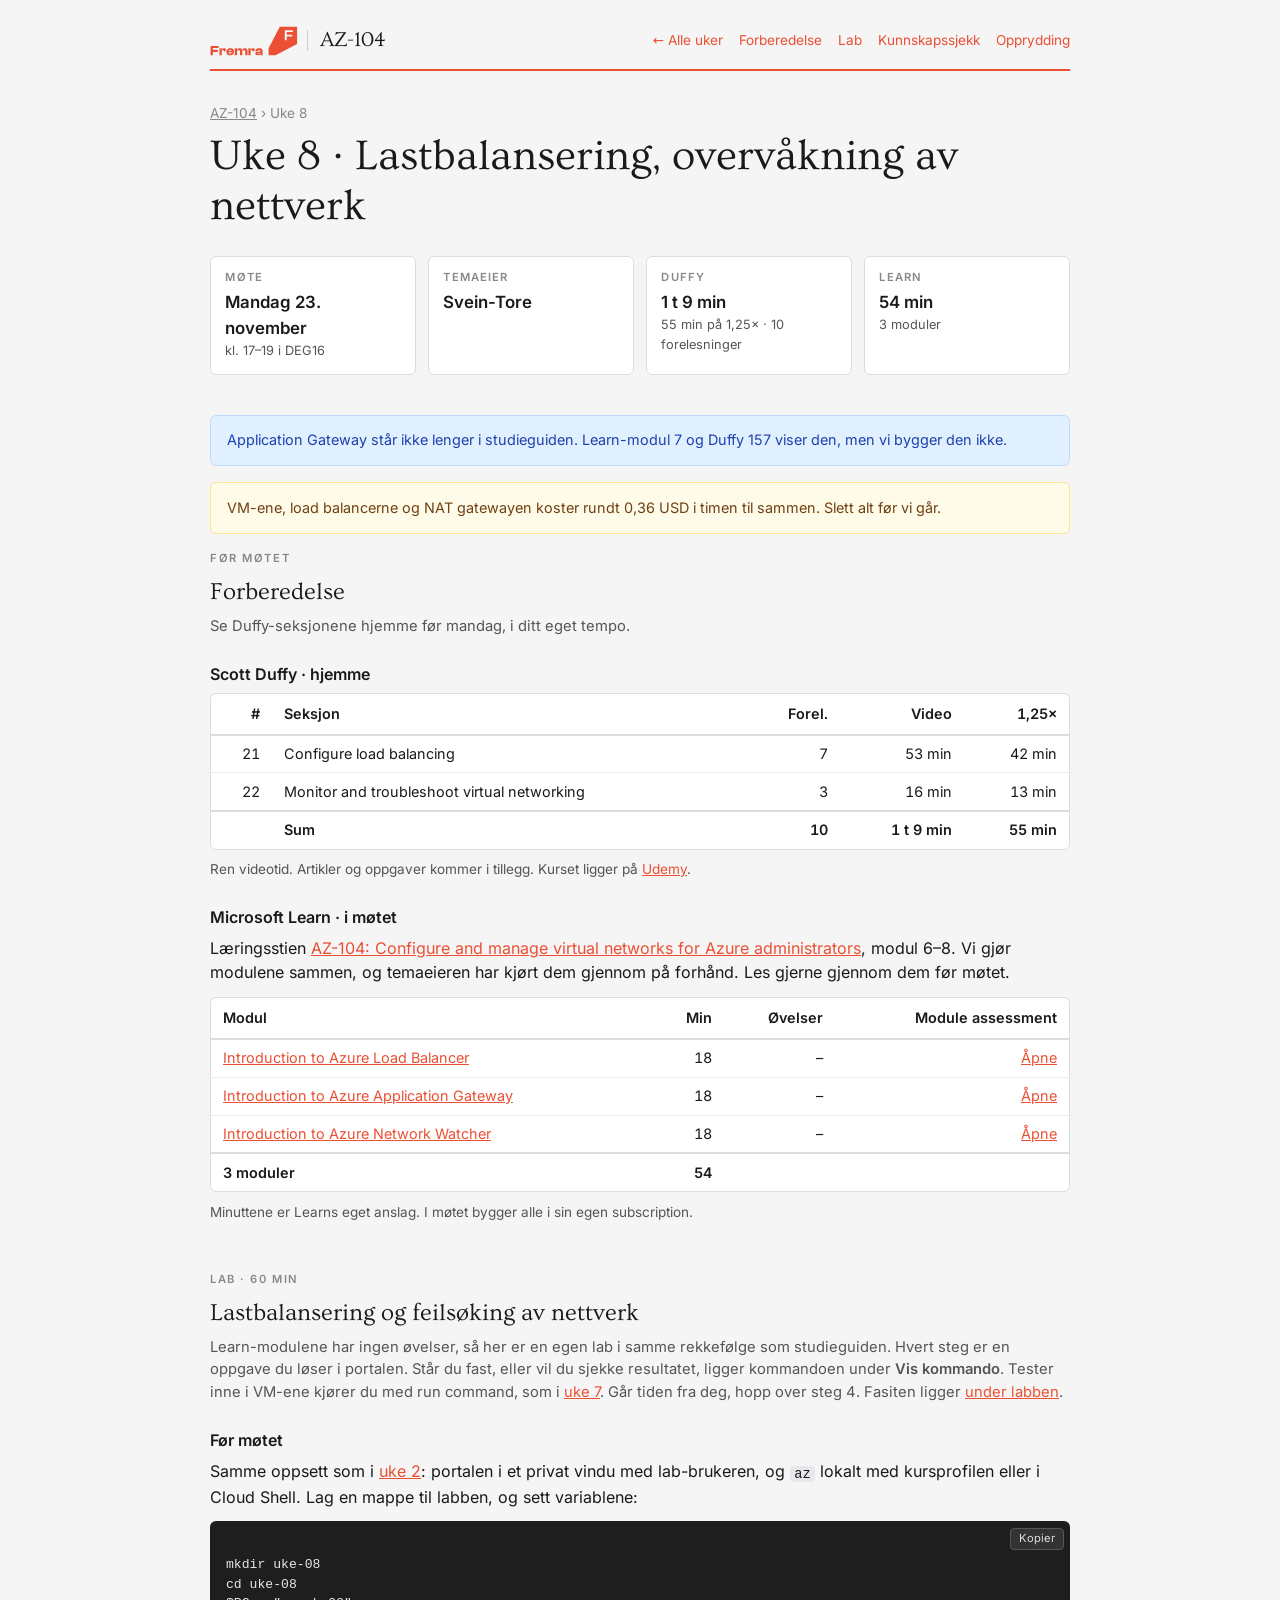
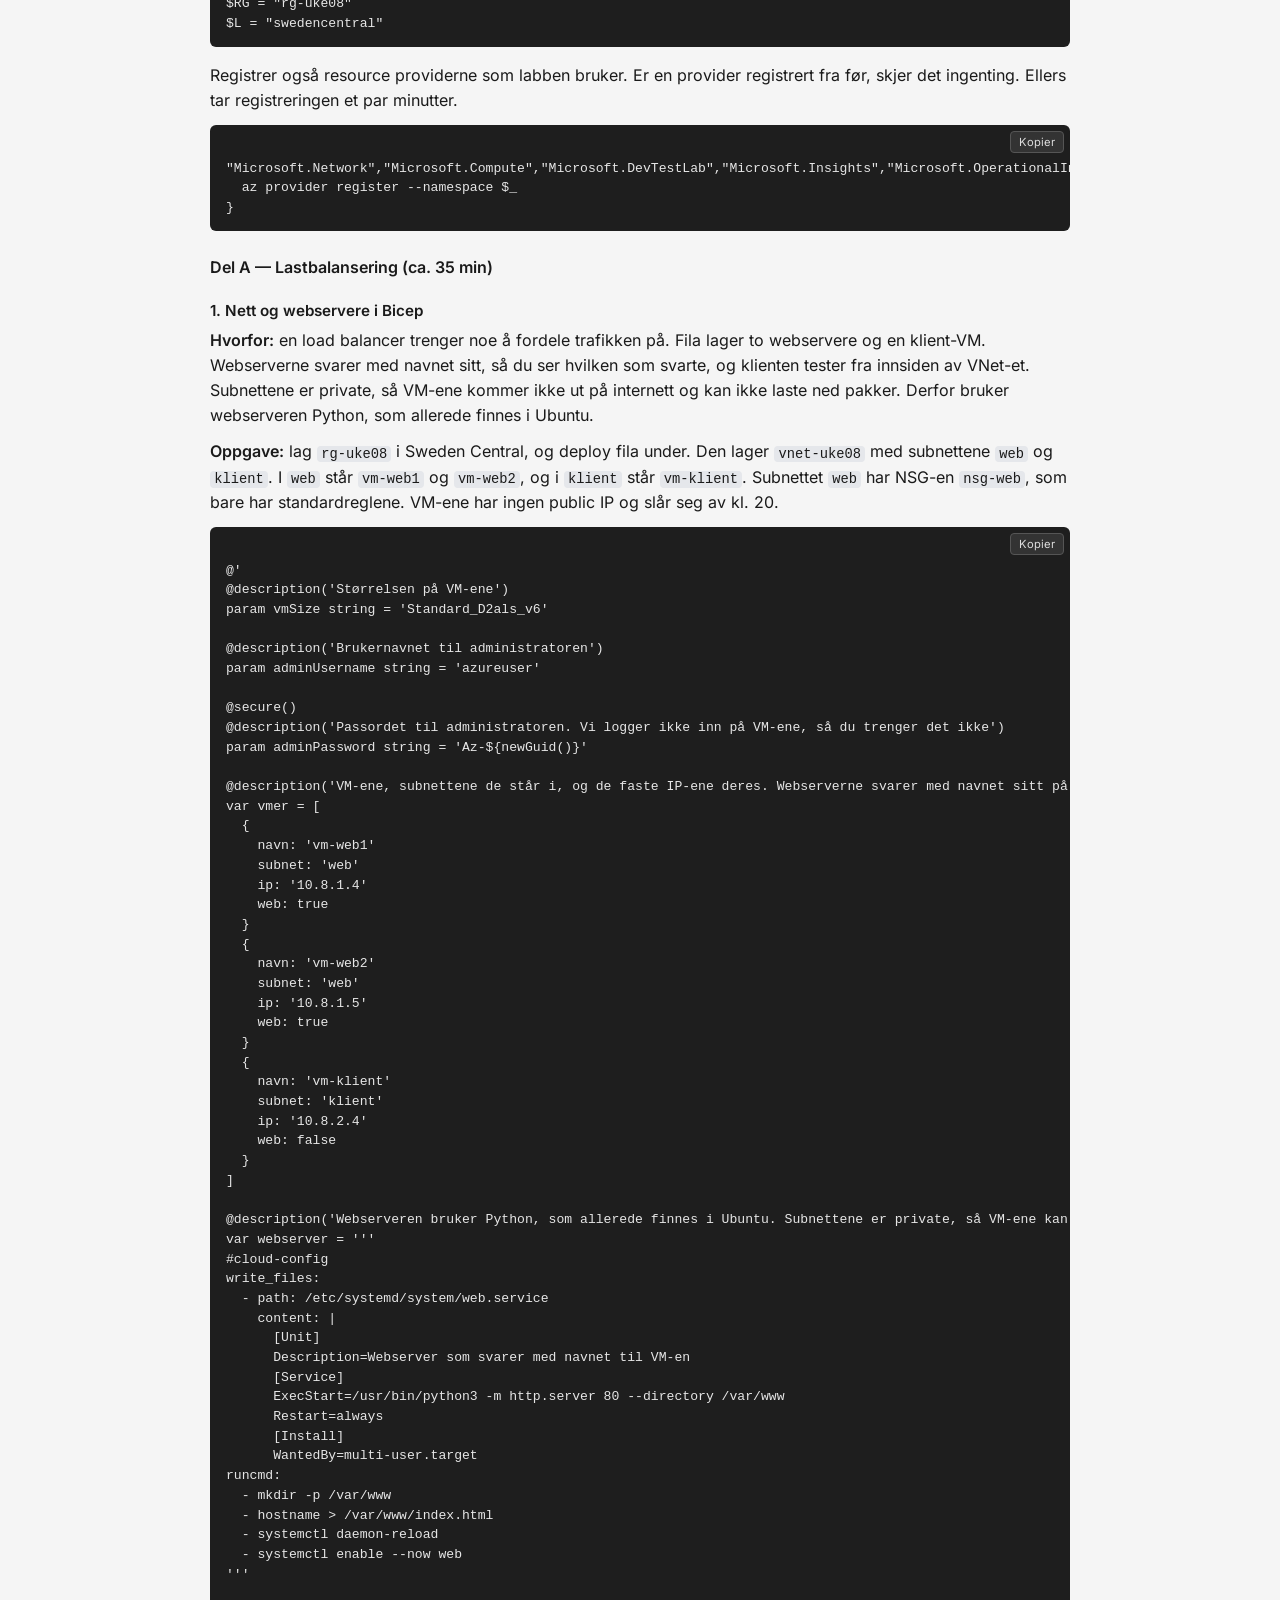
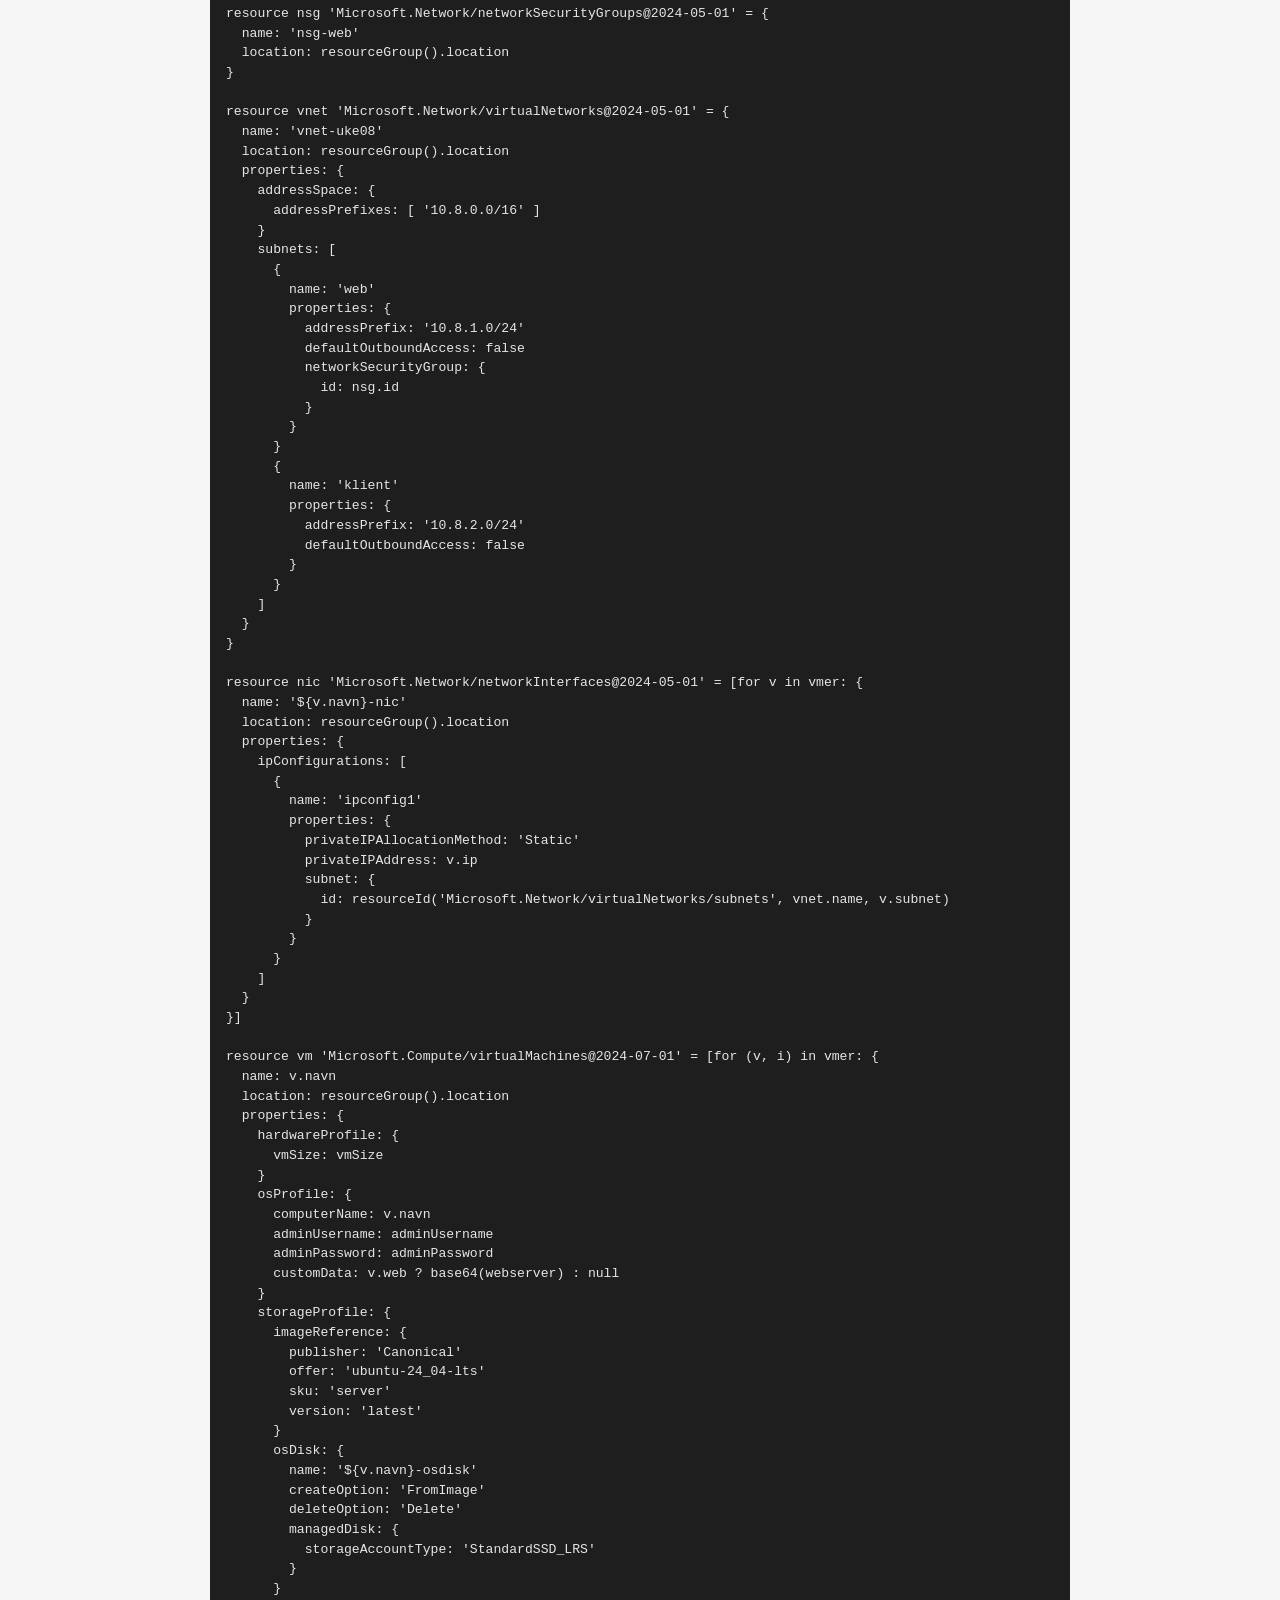
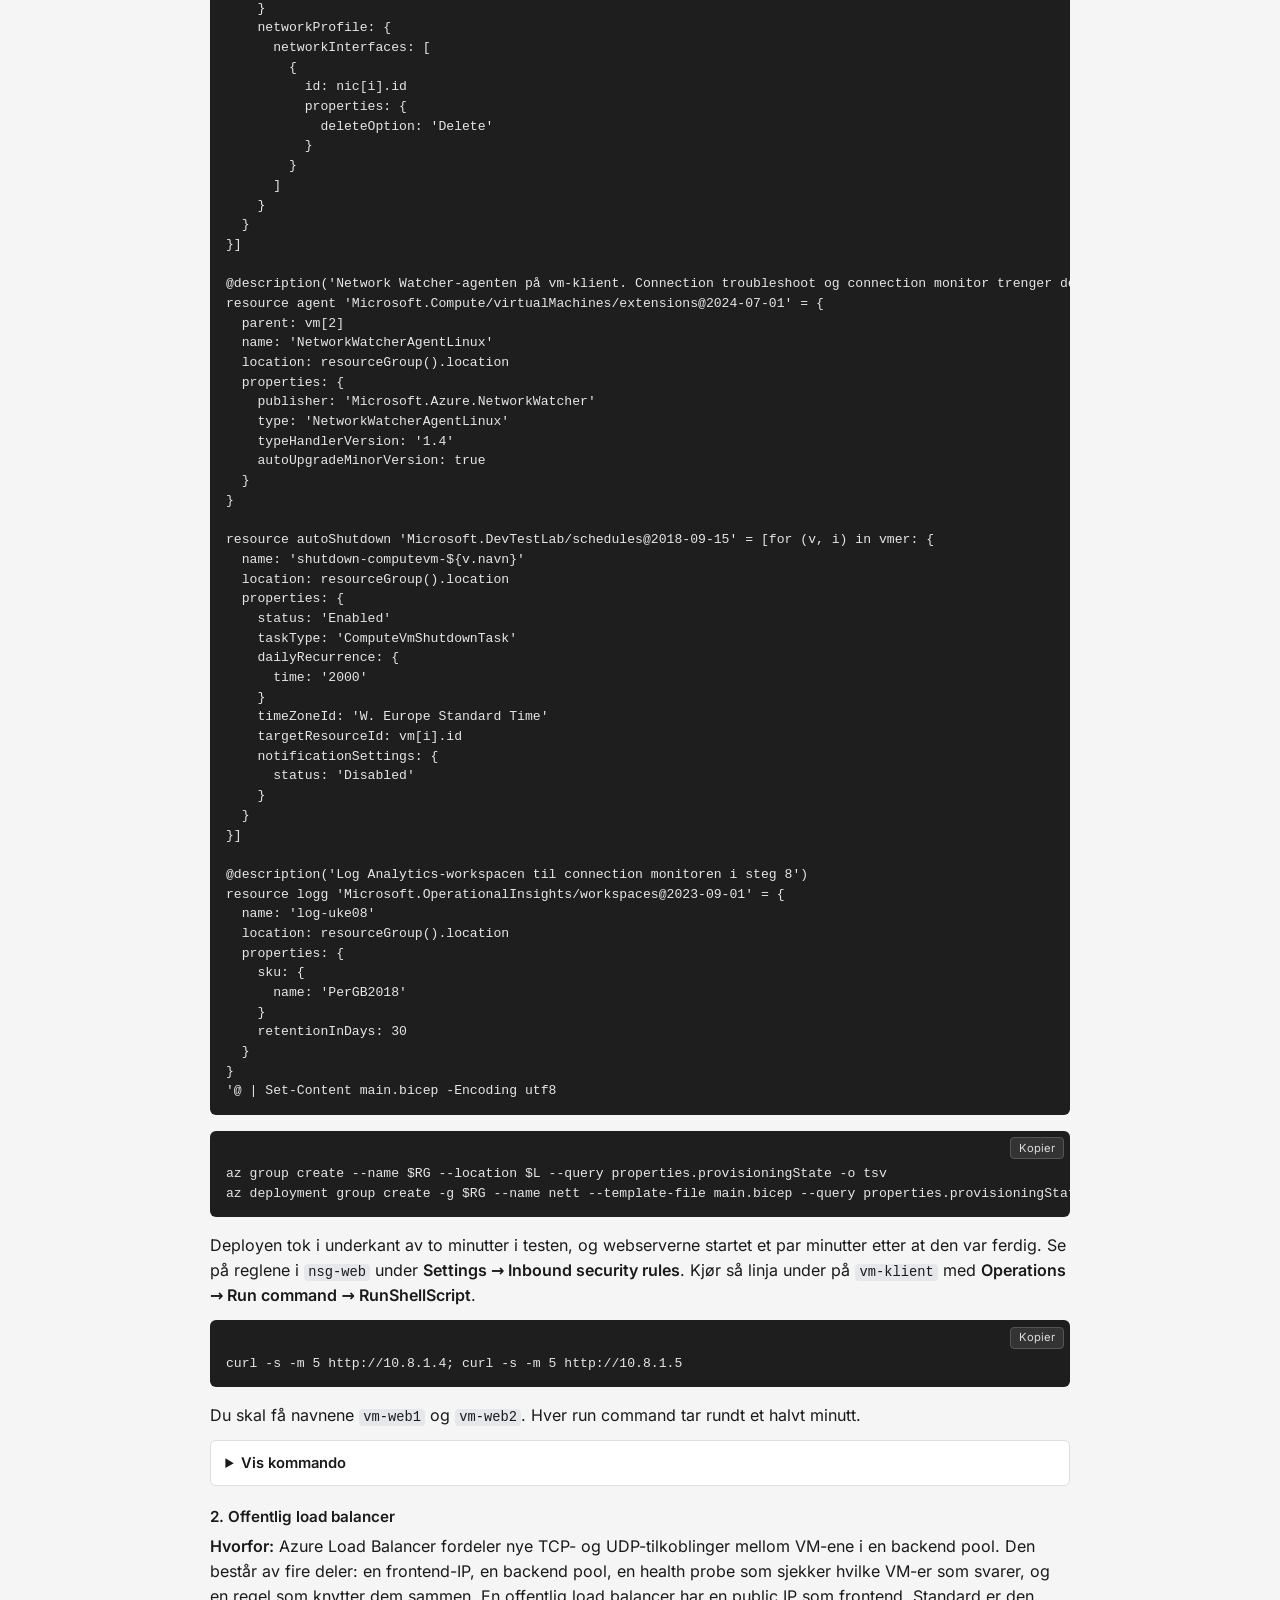
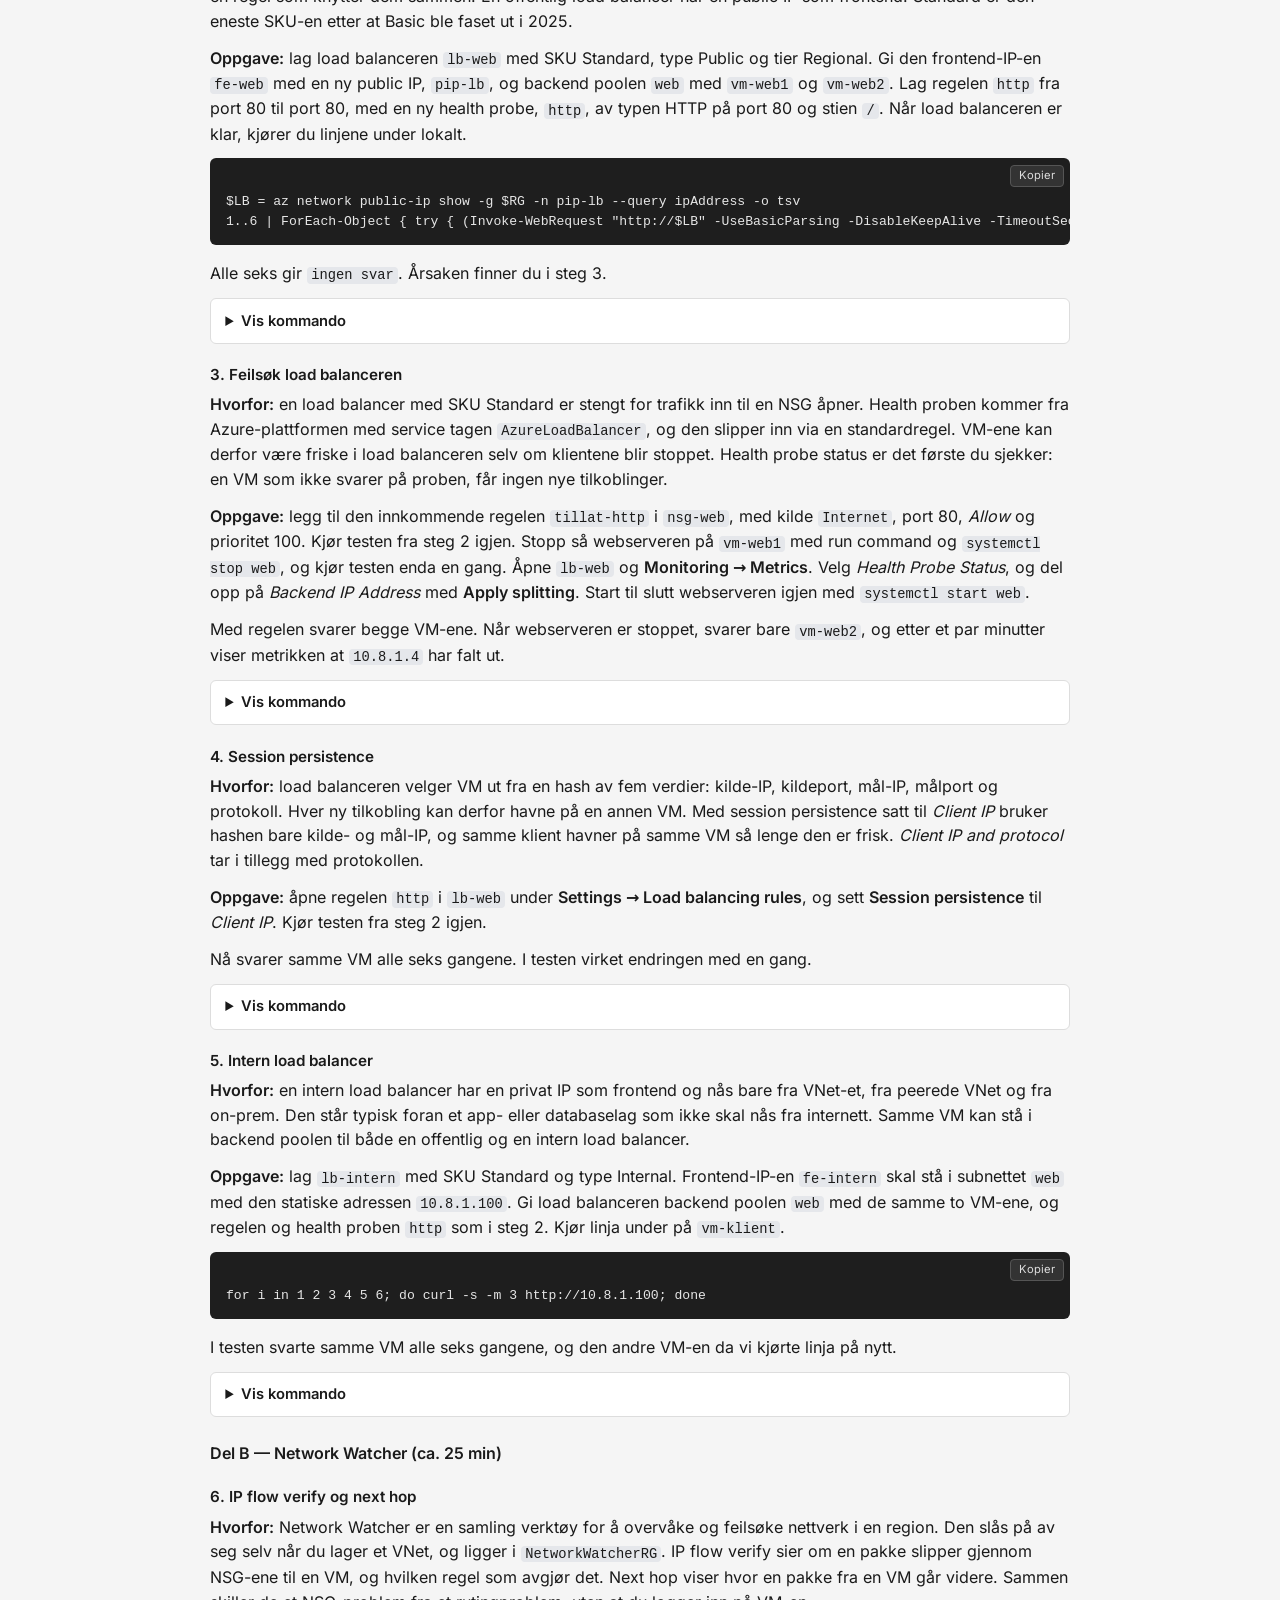
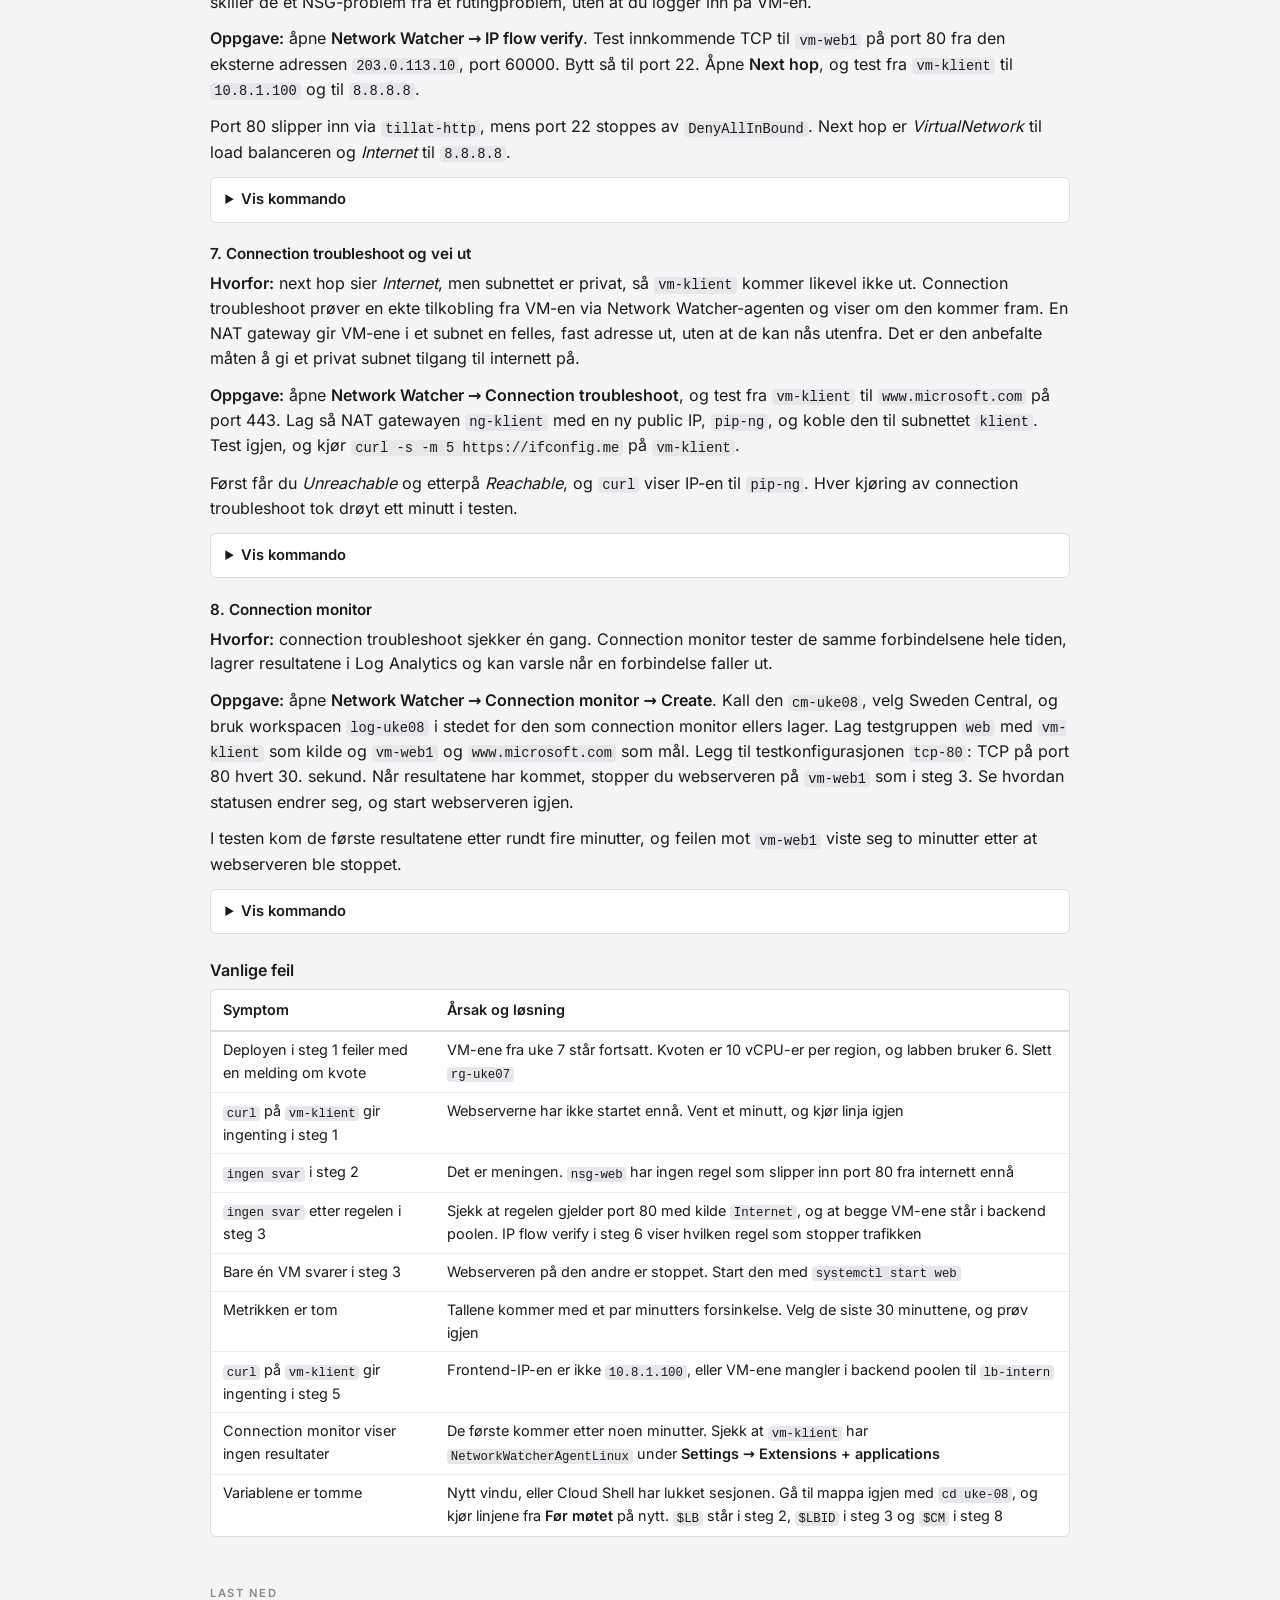
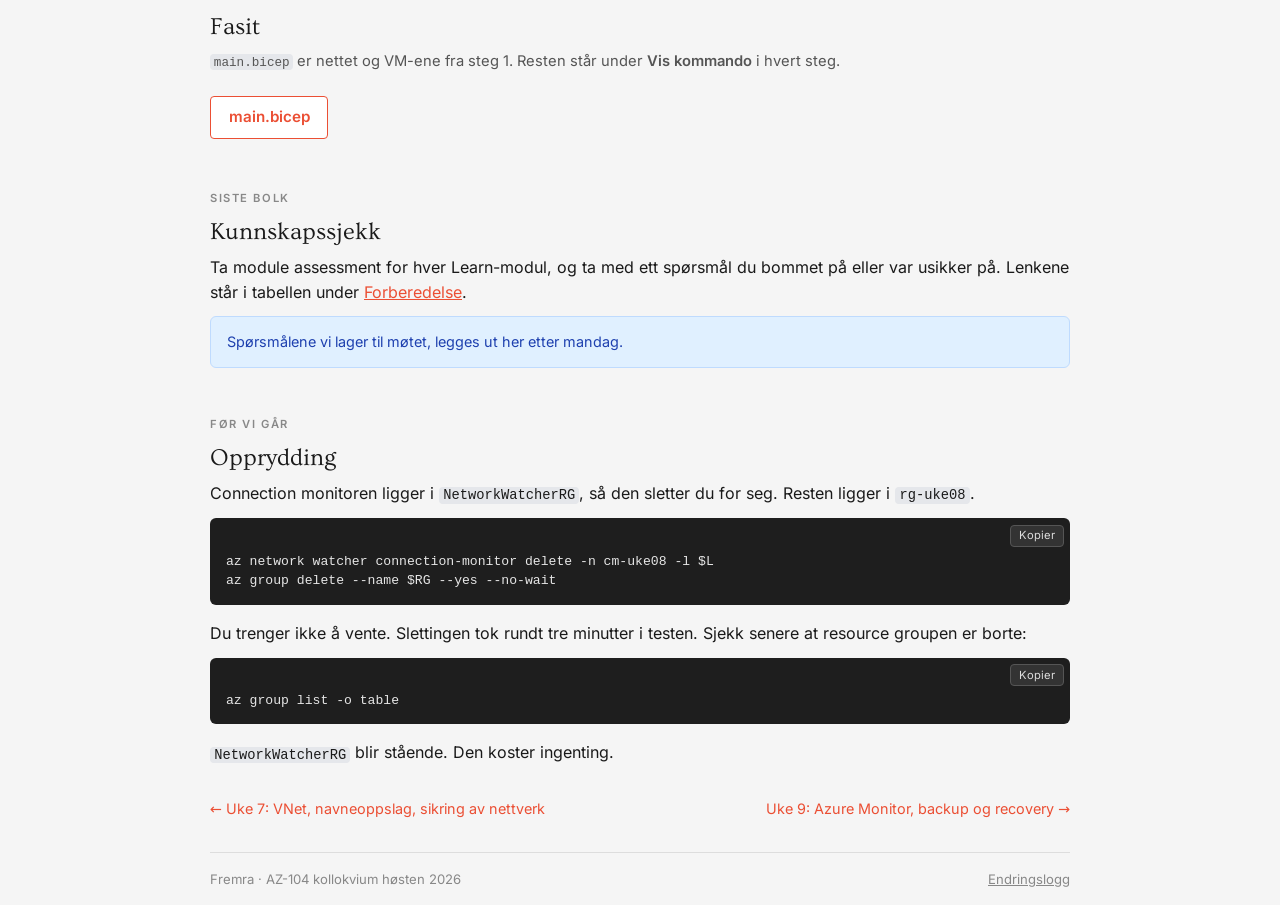
<file: uke-08/index.html>
<!DOCTYPE html>
<html lang="nb">
<head>
<meta charset="utf-8">
<meta name="viewport" content="width=device-width, initial-scale=1">
<title>Uke 8 · AZ-104 · Fremra</title>
<meta name="robots" content="noindex, nofollow">
<meta name="description" content="AZ-104 uke 8: Lastbalansering, overvåkning av nettverk. Forberedelse, lab og kunnskapssjekk.">
<link rel="icon" type="image/svg+xml" href="../assets/favicon.svg">
<link rel="stylesheet" href="../assets/side.css">
<script src="../assets/side.js" defer></script>
</head>
<body>
<div class="wrap">

<header>
  <a class="header-brand" href="../" aria-label="AZ-104 — til forsiden">
    <svg xmlns="http://www.w3.org/2000/svg" viewBox="0 0 884.51 302.23" aria-hidden="true" class="logo-svg">
      <g fill="#eb4f34">
        <polygon points="11.78 201.94 5.46 201.94 5.46 294.12 28.71 294.12 28.71 260.97 79.25 260.97 79.25 240.05 28.71 240.05 28.71 222.86 85.67 222.86 85.67 201.94 28.71 201.94 11.78 201.94"/>
        <path d="M224.12,227.53c-5.73-2.57-12.5-3.85-20.29-3.85s-14.33,1.45-20.16,4.34c-5.82,2.89-10.41,7.02-13.76,12.38-3.35,5.37-5.02,11.76-5.02,19.19,0,8.35,1.67,15.18,5.02,20.5,3.35,5.32,7.98,9.22,13.9,11.7,5.91,2.48,12.73,3.71,20.43,3.71s14.19-1.1,19.74-3.3c5.55-2.2,9.86-5.25,12.93-9.15,3.07-3.9,4.61-8.37,4.61-13.41v-1.51h-23.25v1.38c0,2.48-1.06,4.36-3.16,5.64-2.11,1.29-6.01,1.93-11.69,1.93-6.42,0-10.85-1.12-13.28-3.37-2.15-1.99-3.35-5.23-3.59-9.7h55.26c.18-1.19.3-2.27.34-3.23.04-.96.07-2.04.07-3.23,0-7.34-1.58-13.53-4.75-18.57-3.16-5.04-7.62-8.85-13.35-11.42ZM186.81,252.16c.49-3.14,1.57-5.53,3.26-7.15,2.38-2.29,6.79-3.44,13.21-3.44s10.46.99,12.93,2.96c2.04,1.62,3.22,4.18,3.58,7.64h-32.99Z"/>
        <path d="M366.46,227.19c-3.85-2.34-8.76-3.51-14.72-3.51s-10.66,1.08-14.38,3.23c-3.72,2.16-6.49,4.93-8.32,8.33-1.84,3.39-3.03,7.02-3.58,10.87h-1.36c-.38-3.26-1.18-6.31-2.42-9.15-1.79-4.08-4.59-7.31-8.39-9.7-3.81-2.38-8.74-3.58-14.79-3.58-5.69,0-10.32,1.06-13.9,3.16-3.58,2.11-6.26,4.86-8.05,8.26-1.79,3.39-2.96,7.02-3.51,10.87h-1.24v-20.91h-21.74v69.07h23.25v-35.36c0-5.23.96-8.92,2.89-11.07,1.92-2.15,5.78-3.23,11.56-3.23s9.54,1.03,11.56,3.1c2.02,2.06,3.03,5.76,3.03,11.08v35.5h23.25v-35.36c0-5.23.96-8.92,2.89-11.07,1.93-2.15,5.78-3.23,11.56-3.23s9.68,1.03,11.69,3.1c2.02,2.06,3.03,5.76,3.03,11.08v35.5h23.25v-43.61c0-5.23-.96-9.84-2.89-13.83-1.93-3.99-4.82-7.15-8.67-9.49Z"/>
        <path d="M514.91,227.4c-5.14-2.48-11.65-3.72-19.54-3.72s-14.4,1.22-20.09,3.65c-5.69,2.43-10.09,5.87-13.21,10.32-3.12,4.45-4.68,9.65-4.68,15.61v.28h23.25v-.55c0-3.48.98-5.87,2.96-7.15,1.97-1.28,5.3-1.93,9.98-1.93,5.14,0,8.69.64,10.66,1.93,1.97,1.28,2.96,3.95,2.96,7.98v1.93l-28.89,2.89c-5.05.55-9.22,1.6-12.52,3.16-3.3,1.56-5.76,3.6-7.36,6.12-1.6,2.52-2.41,5.48-2.41,8.87,0,5.78,2.13,10.34,6.4,13.69,4.26,3.35,10.2,5.02,17.82,5.02s13.55-1.49,18.09-4.47c4.54-2.98,7.5-6.99,8.88-12.04h1.24v15.13h21.74v-40.04c0-6.23-1.26-11.63-3.78-16.16-2.52-4.54-6.35-8.05-11.49-10.52ZM505.07,274.52c-1.42,1.7-3.6,2.89-6.54,3.58-2.94.69-6.79,1.03-11.56,1.03-2.48,0-4.36-.28-5.64-.83-1.28-.55-1.92-1.56-1.92-3.03,0-1.19.41-2.11,1.24-2.75.83-.64,2.16-1.01,3.99-1.1l22.5-2.59c-.19,2.36-.88,4.26-2.07,5.68Z"/>
        <path d="M153.82,226.78c-3.16-2.06-7.32-3.1-12.45-3.1-4.59,0-8.49.83-11.69,2.48-3.21,1.65-5.73,3.94-7.57,6.88-1.84,2.94-3.07,6.33-3.71,10.18h-1.24v-18.16h-21.74v69.07h23.25v-40.73c0-3.48.8-6.05,2.41-7.7,1.6-1.65,4.42-2.48,8.46-2.48,3.76,0,6.4.71,7.91,2.13,1.51,1.42,2.27,3.83,2.27,7.22v7.7h4.06l18.72-18.72c-.36-2.22-.93-4.31-1.72-6.26-1.47-3.62-3.78-6.47-6.95-8.53Z"/>
        <path d="M444.93,226.78c-3.16-2.06-7.32-3.1-12.45-3.1-4.59,0-8.49.83-11.69,2.48-3.21,1.65-5.73,3.94-7.57,6.88-1.84,2.94-3.07,6.33-3.71,10.18h-1.24v-18.16h-21.74v69.07h23.25v-40.73c0-3.48.8-6.05,2.41-7.7,1.6-1.65,4.42-2.48,8.46-2.48,3.76,0,6.4.71,7.91,2.13,1.51,1.42,2.27,3.83,2.27,7.22v7.7h4.06l18.72-18.72c-.36-2.22-.93-4.31-1.72-6.26-1.47-3.62-3.78-6.47-6.95-8.53Z"/>
        <path d="M703.31,6.83h0s0,0,0,0l-113.17,217.65h0v69.65h69.65s0,0,0,0l217.64-113.17h0V6.83h-174.12ZM835.62,59.46h-62.01v27.72h54.34v17.85h-54.34v39.64h-20.65V41.62h82.66v17.85Z"/>
      </g>
    </svg>
    <span class="header-wordmark">AZ-104</span>
  </a>
  <nav class="top">
    <a href="../#ukeplan">← Alle uker</a>
    <a href="#forberedelse">Forberedelse</a>
    <a href="#lab">Lab</a>
    <a href="#kunnskapssjekk">Kunnskapssjekk</a>
    <a href="#opprydding">Opprydding</a>
  </nav>
</header>

<div class="hero">
  <div class="crumb"><a href="../">AZ-104</a> › Uke 8</div>
  <h1>Uke 8 · Lastbalansering, overvåkning av nettverk</h1>
  <div class="facts">
    <div class="fact"><div class="k">Møte</div><div class="v">Mandag 23. november</div><div class="s">kl. 17–19 i DEG16</div></div>
    <div class="fact"><div class="k">Temaeier</div><div class="v">Svein-Tore</div></div>
    <div class="fact"><div class="k">Duffy</div><div class="v">1 t 9 min</div><div class="s">55 min på 1,25× · 10 forelesninger</div></div>
    <div class="fact"><div class="k">Learn</div><div class="v">54 min</div><div class="s">3 moduler</div></div>
  </div>
</div>

  <div class="callout info">Application Gateway står ikke lenger i studieguiden. Learn-modul 7 og Duffy 157 viser den, men vi bygger den ikke.</div>

  <div class="callout warn">VM-ene, load balancerne og NAT gatewayen koster rundt 0,36 USD i timen til sammen. Slett alt før vi går.</div>

<!-- ======================================================================
     Forberedelse
     ====================================================================== -->
<section id="forberedelse">
  <div class="eyebrow">Før møtet</div>
  <h2>Forberedelse</h2>
  <p class="section-lead">Se Duffy-seksjonene hjemme før mandag, i ditt eget tempo.</p>

  <h3>Scott Duffy · hjemme</h3>
  <div class="table-wrap">
    <table>
      <thead><tr><th class="tall">#</th><th>Seksjon</th><th class="tall">Forel.</th><th class="tall">Video</th><th class="tall m-skjul">1,25×</th></tr></thead>
      <tbody>
          <tr><td class="tall">21</td><td>Configure load balancing</td><td class="tall">7</td><td class="tall">53 min</td><td class="tall m-skjul">42 min</td></tr>
          <tr><td class="tall">22</td><td>Monitor and troubleshoot virtual networking</td><td class="tall">3</td><td class="tall">16 min</td><td class="tall m-skjul">13 min</td></tr>
      </tbody>
      <tfoot><tr><td></td><td>Sum</td><td class="tall">10</td><td class="tall">1 t 9 min</td><td class="tall m-skjul">55 min</td></tr></tfoot>
    </table>
  </div>
  <p class="table-note">Ren videotid. Artikler og oppgaver kommer i tillegg. Kurset ligger på <a href="https://www.udemy.com/course/70533-azure/">Udemy</a>.</p>

  <h3>Microsoft Learn · i møtet</h3>
  <p>
    Læringsstien <a target="_blank" rel="noopener" href="https://learn.microsoft.com/en-us/training/paths/az-104-manage-virtual-networks/">AZ-104: Configure and manage virtual networks for Azure administrators</a>, modul 6–8.
    Vi gjør modulene sammen, og temaeieren har kjørt dem gjennom på forhånd. Les gjerne gjennom dem før møtet.
  </p>
  <div class="table-wrap">
    <table>
      <thead><tr><th>Modul</th><th class="tall">Min</th><th class="tall">Øvelser</th><th class="tall">Module assessment</th></tr></thead>
      <tbody>
        <tr><td><a target="_blank" rel="noopener" href="https://learn.microsoft.com/en-us/training/modules/intro-to-azure-load-balancer/">Introduction to Azure Load Balancer</a></td><td class="tall">18</td><td class="tall">–</td><td class="tall"><a target="_blank" rel="noopener" href="https://learn.microsoft.com/en-us/training/modules/intro-to-azure-load-balancer/5-knowledge-check">Åpne</a></td></tr>
        <tr><td><a target="_blank" rel="noopener" href="https://learn.microsoft.com/en-us/training/modules/intro-to-azure-application-gateway/">Introduction to Azure Application Gateway</a></td><td class="tall">18</td><td class="tall">–</td><td class="tall"><a target="_blank" rel="noopener" href="https://learn.microsoft.com/en-us/training/modules/intro-to-azure-application-gateway/5-knowledge-check">Åpne</a></td></tr>
        <tr><td><a target="_blank" rel="noopener" href="https://learn.microsoft.com/en-us/training/modules/intro-to-azure-network-watcher/">Introduction to Azure Network Watcher</a></td><td class="tall">18</td><td class="tall">–</td><td class="tall"><a target="_blank" rel="noopener" href="https://learn.microsoft.com/en-us/training/modules/intro-to-azure-network-watcher/5-knowledge-check">Åpne</a></td></tr>
      </tbody>
      <tfoot><tr><td>3 moduler</td><td class="tall">54</td><td></td><td></td></tr></tfoot>
    </table>
  </div>
  <p class="table-note">Minuttene er Learns eget anslag. I møtet bygger alle i sin egen subscription.</p>
</section>

<!-- ======================================================================
     Lab
     ====================================================================== -->
<section id="lab">
  <div class="eyebrow">Lab · 60 min</div>
  <h2>Lastbalansering og feilsøking av nettverk</h2>
  <p class="section-lead">
    Learn-modulene har ingen øvelser, så her er en egen lab i samme rekkefølge som studieguiden. Hvert steg er en
    oppgave du løser i portalen. Står du fast, eller vil du sjekke resultatet, ligger kommandoen under
    <b>Vis kommando</b>. Tester inne i VM-ene kjører du med run command, som i <a href="../uke-07/#lab">uke 7</a>.
    Går tiden fra deg, hopp over steg 4. Fasiten ligger <a href="#fasit">under labben</a>.
  </p>

  <h3>Før møtet</h3>
  <p>
    Samme oppsett som i <a href="../uke-02/#lab">uke 2</a>: portalen i et privat vindu med lab-brukeren, og
    <code>az</code> lokalt med kursprofilen eller i Cloud Shell. Lag en mappe til labben, og sett variablene:
  </p>
<pre><code>mkdir uke-08
cd uke-08
$RG = "rg-uke08"
$L = "swedencentral"</code></pre>
  <p>
    Registrer også resource providerne som labben bruker. Er en provider registrert fra før, skjer det ingenting.
    Ellers tar registreringen et par minutter.
  </p>
<pre><code>"Microsoft.Network","Microsoft.Compute","Microsoft.DevTestLab","Microsoft.Insights","Microsoft.OperationalInsights" | ForEach-Object {
  az provider register --namespace $_
}</code></pre>

  <h3>Del A — Lastbalansering (ca. 35 min)</h3>

  <h4>1. Nett og webservere i Bicep</h4>
  <p>
    <b>Hvorfor:</b> en load balancer trenger noe å fordele trafikken på. Fila lager to webservere og en klient-VM.
    Webserverne svarer med navnet sitt, så du ser hvilken som svarte, og klienten tester fra innsiden av VNet-et.
    Subnettene er private, så
    VM-ene kommer ikke ut på internett og kan ikke laste ned pakker. Derfor bruker webserveren Python, som allerede
    finnes i Ubuntu.
  </p>
  <p>
    <b>Oppgave:</b> lag <code>rg-uke08</code> i Sweden Central, og deploy fila under. Den lager <code>vnet-uke08</code>
    med subnettene <code>web</code> og <code>klient</code>. I <code>web</code> står <code>vm-web1</code> og
    <code>vm-web2</code>, og i <code>klient</code> står <code>vm-klient</code>. Subnettet <code>web</code> har NSG-en
    <code>nsg-web</code>, som bare har standardreglene. VM-ene har ingen public IP og slår seg av kl. 20.
  </p>
<pre><code>@'
@description('Størrelsen på VM-ene')
param vmSize string = 'Standard_D2als_v6'

@description('Brukernavnet til administratoren')
param adminUsername string = 'azureuser'

@secure()
@description('Passordet til administratoren. Vi logger ikke inn på VM-ene, så du trenger det ikke')
param adminPassword string = 'Az-${newGuid()}'

@description('VM-ene, subnettene de står i, og de faste IP-ene deres. Webserverne svarer med navnet sitt på port 80')
var vmer = [
  {
    navn: 'vm-web1'
    subnet: 'web'
    ip: '10.8.1.4'
    web: true
  }
  {
    navn: 'vm-web2'
    subnet: 'web'
    ip: '10.8.1.5'
    web: true
  }
  {
    navn: 'vm-klient'
    subnet: 'klient'
    ip: '10.8.2.4'
    web: false
  }
]

@description('Webserveren bruker Python, som allerede finnes i Ubuntu. Subnettene er private, så VM-ene kan ikke laste ned pakker')
var webserver = '''
#cloud-config
write_files:
  - path: /etc/systemd/system/web.service
    content: |
      [Unit]
      Description=Webserver som svarer med navnet til VM-en
      [Service]
      ExecStart=/usr/bin/python3 -m http.server 80 --directory /var/www
      Restart=always
      [Install]
      WantedBy=multi-user.target
runcmd:
  - mkdir -p /var/www
  - hostname &gt; /var/www/index.html
  - systemctl daemon-reload
  - systemctl enable --now web
'''

resource nsg 'Microsoft.Network/networkSecurityGroups@2024-05-01' = {
  name: 'nsg-web'
  location: resourceGroup().location
}

resource vnet 'Microsoft.Network/virtualNetworks@2024-05-01' = {
  name: 'vnet-uke08'
  location: resourceGroup().location
  properties: {
    addressSpace: {
      addressPrefixes: [ '10.8.0.0/16' ]
    }
    subnets: [
      {
        name: 'web'
        properties: {
          addressPrefix: '10.8.1.0/24'
          defaultOutboundAccess: false
          networkSecurityGroup: {
            id: nsg.id
          }
        }
      }
      {
        name: 'klient'
        properties: {
          addressPrefix: '10.8.2.0/24'
          defaultOutboundAccess: false
        }
      }
    ]
  }
}

resource nic 'Microsoft.Network/networkInterfaces@2024-05-01' = [for v in vmer: {
  name: '${v.navn}-nic'
  location: resourceGroup().location
  properties: {
    ipConfigurations: [
      {
        name: 'ipconfig1'
        properties: {
          privateIPAllocationMethod: 'Static'
          privateIPAddress: v.ip
          subnet: {
            id: resourceId('Microsoft.Network/virtualNetworks/subnets', vnet.name, v.subnet)
          }
        }
      }
    ]
  }
}]

resource vm 'Microsoft.Compute/virtualMachines@2024-07-01' = [for (v, i) in vmer: {
  name: v.navn
  location: resourceGroup().location
  properties: {
    hardwareProfile: {
      vmSize: vmSize
    }
    osProfile: {
      computerName: v.navn
      adminUsername: adminUsername
      adminPassword: adminPassword
      customData: v.web ? base64(webserver) : null
    }
    storageProfile: {
      imageReference: {
        publisher: 'Canonical'
        offer: 'ubuntu-24_04-lts'
        sku: 'server'
        version: 'latest'
      }
      osDisk: {
        name: '${v.navn}-osdisk'
        createOption: 'FromImage'
        deleteOption: 'Delete'
        managedDisk: {
          storageAccountType: 'StandardSSD_LRS'
        }
      }
    }
    networkProfile: {
      networkInterfaces: [
        {
          id: nic[i].id
          properties: {
            deleteOption: 'Delete'
          }
        }
      ]
    }
  }
}]

@description('Network Watcher-agenten på vm-klient. Connection troubleshoot og connection monitor trenger den i steg 7 og 8')
resource agent 'Microsoft.Compute/virtualMachines/extensions@2024-07-01' = {
  parent: vm[2]
  name: 'NetworkWatcherAgentLinux'
  location: resourceGroup().location
  properties: {
    publisher: 'Microsoft.Azure.NetworkWatcher'
    type: 'NetworkWatcherAgentLinux'
    typeHandlerVersion: '1.4'
    autoUpgradeMinorVersion: true
  }
}

resource autoShutdown 'Microsoft.DevTestLab/schedules@2018-09-15' = [for (v, i) in vmer: {
  name: 'shutdown-computevm-${v.navn}'
  location: resourceGroup().location
  properties: {
    status: 'Enabled'
    taskType: 'ComputeVmShutdownTask'
    dailyRecurrence: {
      time: '2000'
    }
    timeZoneId: 'W. Europe Standard Time'
    targetResourceId: vm[i].id
    notificationSettings: {
      status: 'Disabled'
    }
  }
}]

@description('Log Analytics-workspacen til connection monitoren i steg 8')
resource logg 'Microsoft.OperationalInsights/workspaces@2023-09-01' = {
  name: 'log-uke08'
  location: resourceGroup().location
  properties: {
    sku: {
      name: 'PerGB2018'
    }
    retentionInDays: 30
  }
}
'@ | Set-Content main.bicep -Encoding utf8</code></pre>
<pre><code>az group create --name $RG --location $L --query properties.provisioningState -o tsv
az deployment group create -g $RG --name nett --template-file main.bicep --query properties.provisioningState -o tsv</code></pre>
  <p>
    Deployen tok i underkant av to minutter i testen, og webserverne startet et par minutter etter at den var ferdig.
    Se på reglene i <code>nsg-web</code> under
    <b>Settings → Inbound security rules</b>. Kjør så linja under på <code>vm-klient</code> med
    <b>Operations → Run command → RunShellScript</b>.
  </p>
<pre><code>curl -s -m 5 http://10.8.1.4; curl -s -m 5 http://10.8.1.5</code></pre>
  <p>Du skal få navnene <code>vm-web1</code> og <code>vm-web2</code>. Hver run command tar rundt et halvt minutt.</p>
  <details><summary>Vis kommando</summary><div>
<pre><code>az vm list -g $RG -d --query "[].{navn:name, ip:privateIps, status:powerState}" -o table
az network nsg rule list -g $RG --nsg-name nsg-web --include-default `
  --query "[?direction=='Inbound'].{navn:name, prioritet:priority, tilgang:access}" -o table
az vm run-command invoke -g $RG -n vm-klient --command-id RunShellScript --scripts "curl -s -m 5 http://10.8.1.4; curl -s -m 5 http://10.8.1.5" `
  --query "value[0].message" -o tsv</code></pre>
  </div></details>

  <h4>2. Offentlig load balancer</h4>
  <p>
    <b>Hvorfor:</b> Azure Load Balancer fordeler nye TCP- og UDP-tilkoblinger mellom VM-ene i en backend pool. Den
    består av fire deler: en frontend-IP, en backend pool, en health probe som sjekker hvilke VM-er som svarer, og en
    regel som knytter dem sammen. En offentlig load balancer har en public IP som frontend. Standard er den eneste
    SKU-en etter at Basic ble faset ut i 2025.
  </p>
  <p>
    <b>Oppgave:</b> lag load balanceren <code>lb-web</code> med SKU Standard, type Public og tier Regional. Gi den
    frontend-IP-en <code>fe-web</code> med en ny public IP, <code>pip-lb</code>, og backend poolen <code>web</code> med
    <code>vm-web1</code> og <code>vm-web2</code>. Lag regelen <code>http</code> fra port 80 til port 80, med en ny
    health probe, <code>http</code>, av typen HTTP på port 80 og stien <code>/</code>. Når load balanceren er klar,
    kjører du linjene under lokalt.
  </p>
<pre><code>$LB = az network public-ip show -g $RG -n pip-lb --query ipAddress -o tsv
1..6 | ForEach-Object { try { (Invoke-WebRequest "http://$LB" -UseBasicParsing -DisableKeepAlive -TimeoutSec 5).Content.Trim() } catch { "ingen svar" } }</code></pre>
  <p>Alle seks gir <code>ingen svar</code>. Årsaken finner du i steg 3.</p>
  <details><summary>Vis kommando</summary><div>
<pre><code>az network public-ip create -g $RG -n pip-lb --sku Standard --query publicIp.ipAddress -o tsv
az network lb create -g $RG -n lb-web --sku Standard --public-ip-address pip-lb --frontend-ip-name fe-web --backend-pool-name web `
  --query loadBalancer.provisioningState -o tsv
az network lb probe create -g $RG --lb-name lb-web -n http --protocol Http --port 80 --path / --query provisioningState -o tsv
az network lb rule create -g $RG --lb-name lb-web -n http --protocol Tcp --frontend-port 80 --backend-port 80 --frontend-ip-name fe-web `
  --backend-pool-name web --probe-name http --disable-outbound-snat true --query provisioningState -o tsv
"vm-web1","vm-web2" | ForEach-Object {
  az network nic ip-config address-pool add -g $RG --nic-name "$_-nic" --ip-config-name ipconfig1 --lb-name lb-web --address-pool web -o none
}</code></pre>
  <p>Det tok under ett minutt i testen.</p>
  </div></details>

  <h4>3. Feilsøk load balanceren</h4>
  <p>
    <b>Hvorfor:</b> en load balancer med SKU Standard er stengt for trafikk inn til en NSG åpner. Health proben kommer
    fra Azure-plattformen med service tagen <code>AzureLoadBalancer</code>, og den slipper inn via en standardregel.
    VM-ene kan derfor være friske i load balanceren selv om klientene blir stoppet. Health probe status er det første
    du sjekker: en VM som ikke svarer på proben, får ingen nye tilkoblinger.
  </p>
  <p>
    <b>Oppgave:</b> legg til den innkommende regelen <code>tillat-http</code> i <code>nsg-web</code>, med kilde
    <code>Internet</code>, port 80, <i>Allow</i> og prioritet 100. Kjør testen fra steg 2 igjen. Stopp så webserveren
    på <code>vm-web1</code> med run command og <code>systemctl stop web</code>, og kjør testen enda en gang. Åpne
    <code>lb-web</code> og <b>Monitoring → Metrics</b>. Velg <i>Health Probe Status</i>, og del opp på
    <i>Backend IP Address</i> med <b>Apply splitting</b>. Start til slutt webserveren igjen med
    <code>systemctl start web</code>.
  </p>
  <p>
    Med regelen svarer begge VM-ene. Når webserveren er stoppet, svarer bare <code>vm-web2</code>, og etter et par
    minutter viser metrikken at <code>10.8.1.4</code> har falt ut.
  </p>
  <details><summary>Vis kommando</summary><div>
<pre><code>az network nsg rule create -g $RG --nsg-name nsg-web -n tillat-http --priority 100 --access Allow --protocol Tcp `
  --source-address-prefixes Internet --destination-port-ranges 80 --query provisioningState -o tsv
az vm run-command invoke -g $RG -n vm-web1 --command-id RunShellScript --scripts "systemctl stop web" --query "value[0].message" -o tsv
$LBID = az network lb show -g $RG -n lb-web --query id -o tsv
az monitor metrics list --resource $LBID --metric DipAvailability --filter "BackendIPAddress eq '*'" --interval PT1M `
  --query "value[0].timeseries[].{ip:metadatavalues[0].value, prosent:data[?average].average | [-1]}" -o table
az vm run-command invoke -g $RG -n vm-web1 --command-id RunShellScript --scripts "systemctl start web" --query "value[0].message" -o tsv</code></pre>
  <p>
    I API-et heter Health Probe Status <code>DipAvailability</code>. Metrikken viser snittet per minutt, så kjør
    kommandoen gjerne et par ganger.
  </p>
  </div></details>

  <h4>4. Session persistence</h4>
  <p>
    <b>Hvorfor:</b> load balanceren velger VM ut fra en hash av fem verdier: kilde-IP, kildeport, mål-IP, målport og
    protokoll. Hver ny tilkobling kan derfor havne på en annen VM. Med session persistence satt til <i>Client IP</i>
    bruker hashen bare kilde- og mål-IP, og samme klient havner på samme VM så lenge den er frisk.
    <i>Client IP and protocol</i> tar i tillegg med protokollen.
  </p>
  <p>
    <b>Oppgave:</b> åpne regelen <code>http</code> i <code>lb-web</code> under <b>Settings → Load balancing rules</b>,
    og sett <b>Session persistence</b> til <i>Client IP</i>. Kjør testen fra steg 2 igjen.
  </p>
  <p>Nå svarer samme VM alle seks gangene. I testen virket endringen med en gang.</p>
  <details><summary>Vis kommando</summary><div>
<pre><code>az network lb rule update -g $RG --lb-name lb-web -n http --load-distribution SourceIP --query loadDistribution -o tsv</code></pre>
  <p>I API-et heter valgene <code>Default</code>, <code>SourceIP</code> og <code>SourceIPProtocol</code>.</p>
  </div></details>

  <h4>5. Intern load balancer</h4>
  <p>
    <b>Hvorfor:</b> en intern load balancer har en privat IP som frontend og nås bare fra VNet-et, fra peerede VNet og
    fra on-prem. Den står typisk foran et app- eller databaselag som ikke skal nås fra internett. Samme VM kan stå i
    backend poolen til både en offentlig og en intern load balancer.
  </p>
  <p>
    <b>Oppgave:</b> lag <code>lb-intern</code> med SKU Standard og type Internal. Frontend-IP-en <code>fe-intern</code>
    skal stå i subnettet <code>web</code> med den statiske adressen <code>10.8.1.100</code>. Gi load balanceren backend
    poolen <code>web</code> med de samme to VM-ene, og regelen og health proben <code>http</code> som i steg 2. Kjør
    linja under på <code>vm-klient</code>.
  </p>
<pre><code>for i in 1 2 3 4 5 6; do curl -s -m 3 http://10.8.1.100; done</code></pre>
  <p>I testen svarte samme VM alle seks gangene, og den andre VM-en da vi kjørte linja på nytt.</p>
  <details><summary>Vis kommando</summary><div>
<pre><code>az network lb create -g $RG -n lb-intern --sku Standard --vnet-name vnet-uke08 --subnet web --private-ip-address 10.8.1.100 `
  --frontend-ip-name fe-intern --backend-pool-name web --query loadBalancer.provisioningState -o tsv
az network lb probe create -g $RG --lb-name lb-intern -n http --protocol Http --port 80 --path / --query provisioningState -o tsv
az network lb rule create -g $RG --lb-name lb-intern -n http --protocol Tcp --frontend-port 80 --backend-port 80 --frontend-ip-name fe-intern `
  --backend-pool-name web --probe-name http --query provisioningState -o tsv
"vm-web1","vm-web2" | ForEach-Object {
  az network nic ip-config address-pool add -g $RG --nic-name "$_-nic" --ip-config-name ipconfig1 --lb-name lb-intern --address-pool web -o none
}
az vm run-command invoke -g $RG -n vm-klient --command-id RunShellScript --scripts "for i in 1 2 3 4 5 6; do curl -s -m 3 http://10.8.1.100; done" `
  --query "value[0].message" -o tsv</code></pre>
  <p>
    Advarselen om public IP fra den første kommandoen kan du se bort fra. Med <code>--subnet</code> lager den ingen
    public IP.
  </p>
  </div></details>

  <h3>Del B — Network Watcher (ca. 25 min)</h3>

  <h4>6. IP flow verify og next hop</h4>
  <p>
    <b>Hvorfor:</b> Network Watcher er en samling verktøy for å overvåke og feilsøke nettverk i en region. Den slås på
    av seg selv når du lager et VNet, og ligger i <code>NetworkWatcherRG</code>. IP flow verify sier om en pakke slipper
    gjennom NSG-ene til en VM, og hvilken regel som avgjør det. Next hop viser hvor en pakke fra en VM går videre.
    Sammen skiller de et NSG-problem fra et rutingproblem, uten at du logger inn på VM-en.
  </p>
  <p>
    <b>Oppgave:</b> åpne <b>Network Watcher → IP flow verify</b>. Test innkommende TCP til <code>vm-web1</code> på
    port 80 fra den eksterne adressen <code>203.0.113.10</code>, port 60000. Bytt så til port 22. Åpne
    <b>Next hop</b>, og test fra <code>vm-klient</code> til <code>10.8.1.100</code> og til <code>8.8.8.8</code>.
  </p>
  <p>
    Port 80 slipper inn via <code>tillat-http</code>, mens port 22 stoppes av <code>DenyAllInBound</code>. Next hop er
    <i>VirtualNetwork</i> til load balanceren og <i>Internet</i> til <code>8.8.8.8</code>.
  </p>
  <details><summary>Vis kommando</summary><div>
<pre><code>az network watcher test-ip-flow -g $RG --vm vm-web1 --direction Inbound --protocol TCP --local 10.8.1.4:80 --remote 203.0.113.10:60000 -o table
az network watcher test-ip-flow -g $RG --vm vm-web1 --direction Inbound --protocol TCP --local 10.8.1.4:22 --remote 203.0.113.10:60000 -o table
az network watcher show-next-hop -g $RG --vm vm-klient --source-ip 10.8.2.4 --dest-ip 10.8.1.100 -o table
az network watcher show-next-hop -g $RG --vm vm-klient --source-ip 10.8.2.4 --dest-ip 8.8.8.8 -o table</code></pre>
  </div></details>

  <h4>7. Connection troubleshoot og vei ut</h4>
  <p>
    <b>Hvorfor:</b> next hop sier <i>Internet</i>, men subnettet er privat, så <code>vm-klient</code> kommer likevel
    ikke ut. Connection troubleshoot prøver en ekte tilkobling fra VM-en via Network Watcher-agenten og viser om den
    kommer fram. En NAT gateway gir VM-ene i et subnet en felles, fast adresse ut, uten at de kan nås utenfra. Det er
    den anbefalte måten å gi et privat subnet tilgang til internett på.
  </p>
  <p>
    <b>Oppgave:</b> åpne <b>Network Watcher → Connection troubleshoot</b>, og test fra <code>vm-klient</code> til
    <code>www.microsoft.com</code> på port 443. Lag så NAT gatewayen <code>ng-klient</code> med en ny public IP,
    <code>pip-ng</code>, og koble den til subnettet <code>klient</code>. Test igjen, og kjør
    <code>curl -s -m 5 https://ifconfig.me</code> på <code>vm-klient</code>.
  </p>
  <p>
    Først får du <i>Unreachable</i> og etterpå <i>Reachable</i>, og <code>curl</code> viser IP-en til
    <code>pip-ng</code>. Hver kjøring av connection troubleshoot tok drøyt ett minutt i testen.
  </p>
  <details><summary>Vis kommando</summary><div>
<pre><code>az network watcher test-connectivity -g $RG --source-resource vm-klient --dest-address www.microsoft.com --dest-port 443 `
  --query "{status:connectionStatus, sendt:probesSent, feilet:probesFailed}" -o table
az network public-ip create -g $RG -n pip-ng --sku Standard --query publicIp.ipAddress -o tsv
az network nat gateway create -g $RG -n ng-klient --public-ip-addresses pip-ng --query provisioningState -o tsv
az network vnet subnet update -g $RG --vnet-name vnet-uke08 -n klient --nat-gateway ng-klient --query natGateway.id -o tsv
az network watcher test-connectivity -g $RG --source-resource vm-klient --dest-address www.microsoft.com --dest-port 443 `
  --query "{status:connectionStatus, sendt:probesSent, feilet:probesFailed}" -o table
az vm run-command invoke -g $RG -n vm-klient --command-id RunShellScript --scripts "curl -s -m 5 https://ifconfig.me" --query "value[0].message" -o tsv</code></pre>
  </div></details>

  <h4>8. Connection monitor</h4>
  <p>
    <b>Hvorfor:</b> connection troubleshoot sjekker én gang. Connection monitor tester de samme forbindelsene hele
    tiden, lagrer resultatene i Log Analytics og kan varsle når en forbindelse faller ut.
  </p>
  <p>
    <b>Oppgave:</b> åpne <b>Network Watcher → Connection monitor → Create</b>. Kall den <code>cm-uke08</code>, velg
    Sweden Central, og bruk workspacen <code>log-uke08</code> i stedet for den som connection monitor ellers lager. Lag
    testgruppen <code>web</code> med <code>vm-klient</code> som kilde og <code>vm-web1</code> og
    <code>www.microsoft.com</code> som mål. Legg til testkonfigurasjonen <code>tcp-80</code>: TCP på port 80 hvert 30.
    sekund. Når resultatene har kommet, stopper du webserveren på <code>vm-web1</code> som i steg 3. Se hvordan
    statusen endrer seg, og start webserveren igjen.
  </p>
  <p>
    I testen kom de første resultatene etter rundt fire minutter, og feilen mot <code>vm-web1</code> viste seg to
    minutter etter at webserveren ble stoppet.
  </p>
  <details><summary>Vis kommando</summary><div>
<pre><code>$WS = az monitor log-analytics workspace show -g $RG -n log-uke08 --query id -o tsv
$KLIENT = az vm show -g $RG -n vm-klient --query id -o tsv
$WEB1 = az vm show -g $RG -n vm-web1 --query id -o tsv
az network watcher connection-monitor create -n cm-uke08 -l $L --test-group-name web `
  --endpoint-source-name vm-klient --endpoint-source-resource-id $KLIENT `
  --endpoint-dest-name vm-web1 --endpoint-dest-resource-id $WEB1 `
  --test-config-name tcp-80 --protocol Tcp --tcp-port 80 --frequency 30 --workspace-ids $WS --query provisioningState -o tsv
az network watcher connection-monitor endpoint add --connection-monitor cm-uke08 -l $L -n microsoft --address www.microsoft.com `
  --dest-test-groups web -o none
$CM = az network watcher connection-monitor show -n cm-uke08 -l $L --query id -o tsv
az monitor metrics list --resource $CM --metric ChecksFailedPercent --filter "DestinationName eq '*'" --interval PT1M `
  --query "value[0].timeseries[].{til:metadatavalues[0].value, feilet:data[?average].average | [-1]}" -o table</code></pre>
  <p><code>ChecksFailedPercent</code> er andelen sjekker som feilet, i prosent.</p>
  </div></details>

  <h3 id="vanlige-feil">Vanlige feil</h3>
  <div class="table-wrap">
    <table>
      <thead><tr><th>Symptom</th><th>Årsak og løsning</th></tr></thead>
      <tbody>
        <tr><td>Deployen i steg 1 feiler med en melding om kvote</td><td>VM-ene fra uke 7 står fortsatt. Kvoten er 10 vCPU-er per region, og labben bruker 6. Slett <code>rg-uke07</code></td></tr>
        <tr><td><code>curl</code> på <code>vm-klient</code> gir ingenting i steg 1</td><td>Webserverne har ikke startet ennå. Vent et minutt, og kjør linja igjen</td></tr>
        <tr><td><code>ingen svar</code> i steg 2</td><td>Det er meningen. <code>nsg-web</code> har ingen regel som slipper inn port 80 fra internett ennå</td></tr>
        <tr><td><code>ingen svar</code> etter regelen i steg 3</td><td>Sjekk at regelen gjelder port 80 med kilde <code>Internet</code>, og at begge VM-ene står i backend poolen. IP flow verify i steg 6 viser hvilken regel som stopper trafikken</td></tr>
        <tr><td>Bare én VM svarer i steg 3</td><td>Webserveren på den andre er stoppet. Start den med <code>systemctl start web</code></td></tr>
        <tr><td>Metrikken er tom</td><td>Tallene kommer med et par minutters forsinkelse. Velg de siste 30 minuttene, og prøv igjen</td></tr>
        <tr><td><code>curl</code> på <code>vm-klient</code> gir ingenting i steg 5</td><td>Frontend-IP-en er ikke <code>10.8.1.100</code>, eller VM-ene mangler i backend poolen til <code>lb-intern</code></td></tr>
        <tr><td>Connection monitor viser ingen resultater</td><td>De første kommer etter noen minutter. Sjekk at <code>vm-klient</code> har <code>NetworkWatcherAgentLinux</code> under <b>Settings → Extensions + applications</b></td></tr>
        <tr><td>Variablene er tomme</td><td>Nytt vindu, eller Cloud Shell har lukket sesjonen. Gå til mappa igjen med <code>cd uke-08</code>, og kjør linjene fra <b>Før møtet</b> på nytt. <code>$LB</code> står i steg 2, <code>$LBID</code> i steg 3 og <code>$CM</code> i steg 8</td></tr>
      </tbody>
    </table>
  </div>
</section>

<!-- ======================================================================
     Fasit
     ====================================================================== -->
<section id="fasit">
  <div class="eyebrow">Last ned</div>
  <h2>Fasit</h2>
  <p class="section-lead">
    <code>main.bicep</code> er nettet og VM-ene fra steg 1. Resten står under <b>Vis kommando</b> i hvert steg.
  </p>
  <div class="nedlast">
    <a class="btn-lenke sekundaer" href="main.bicep" download>main.bicep</a>
  </div>
</section>

<!-- ======================================================================
     Kunnskapssjekk
     ====================================================================== -->
<section id="kunnskapssjekk">
  <div class="eyebrow">Siste bolk</div>
  <h2>Kunnskapssjekk</h2>
  <p>Ta module assessment for hver Learn-modul, og ta med ett spørsmål du bommet på eller var usikker på. Lenkene står i tabellen under <a href="#forberedelse">Forberedelse</a>.</p>
  <div class="callout info">Spørsmålene vi lager til møtet, legges ut her etter mandag.</div>
</section>

<!-- ======================================================================
     Opprydding
     ====================================================================== -->
<section id="opprydding">
  <div class="eyebrow">Før vi går</div>
  <h2>Opprydding</h2>
  <p>
    Connection monitoren ligger i <code>NetworkWatcherRG</code>, så den sletter du for seg. Resten ligger i
    <code>rg-uke08</code>.
  </p>
<pre><code>az network watcher connection-monitor delete -n cm-uke08 -l $L
az group delete --name $RG --yes --no-wait</code></pre>
  <p>Du trenger ikke å vente. Slettingen tok rundt tre minutter i testen. Sjekk senere at resource groupen er borte:</p>
<pre><code>az group list -o table</code></pre>
  <p><code>NetworkWatcherRG</code> blir stående. Den koster ingenting.</p>
</section>

<nav class="pager" aria-label="Bla mellom ukene">
  <span><a href="../uke-07/">← Uke 7: VNet, navneoppslag, sikring av nettverk</a></span>
  <span><a href="../uke-09/">Uke 9: Azure Monitor, backup og recovery →</a></span>
</nav>

<footer>
  <span>Fremra · AZ-104 kollokvium høsten 2026</span>
  <span><a href="../#endringslogg">Endringslogg</a></span>
</footer>

</div>
</body>
</html>
</file>
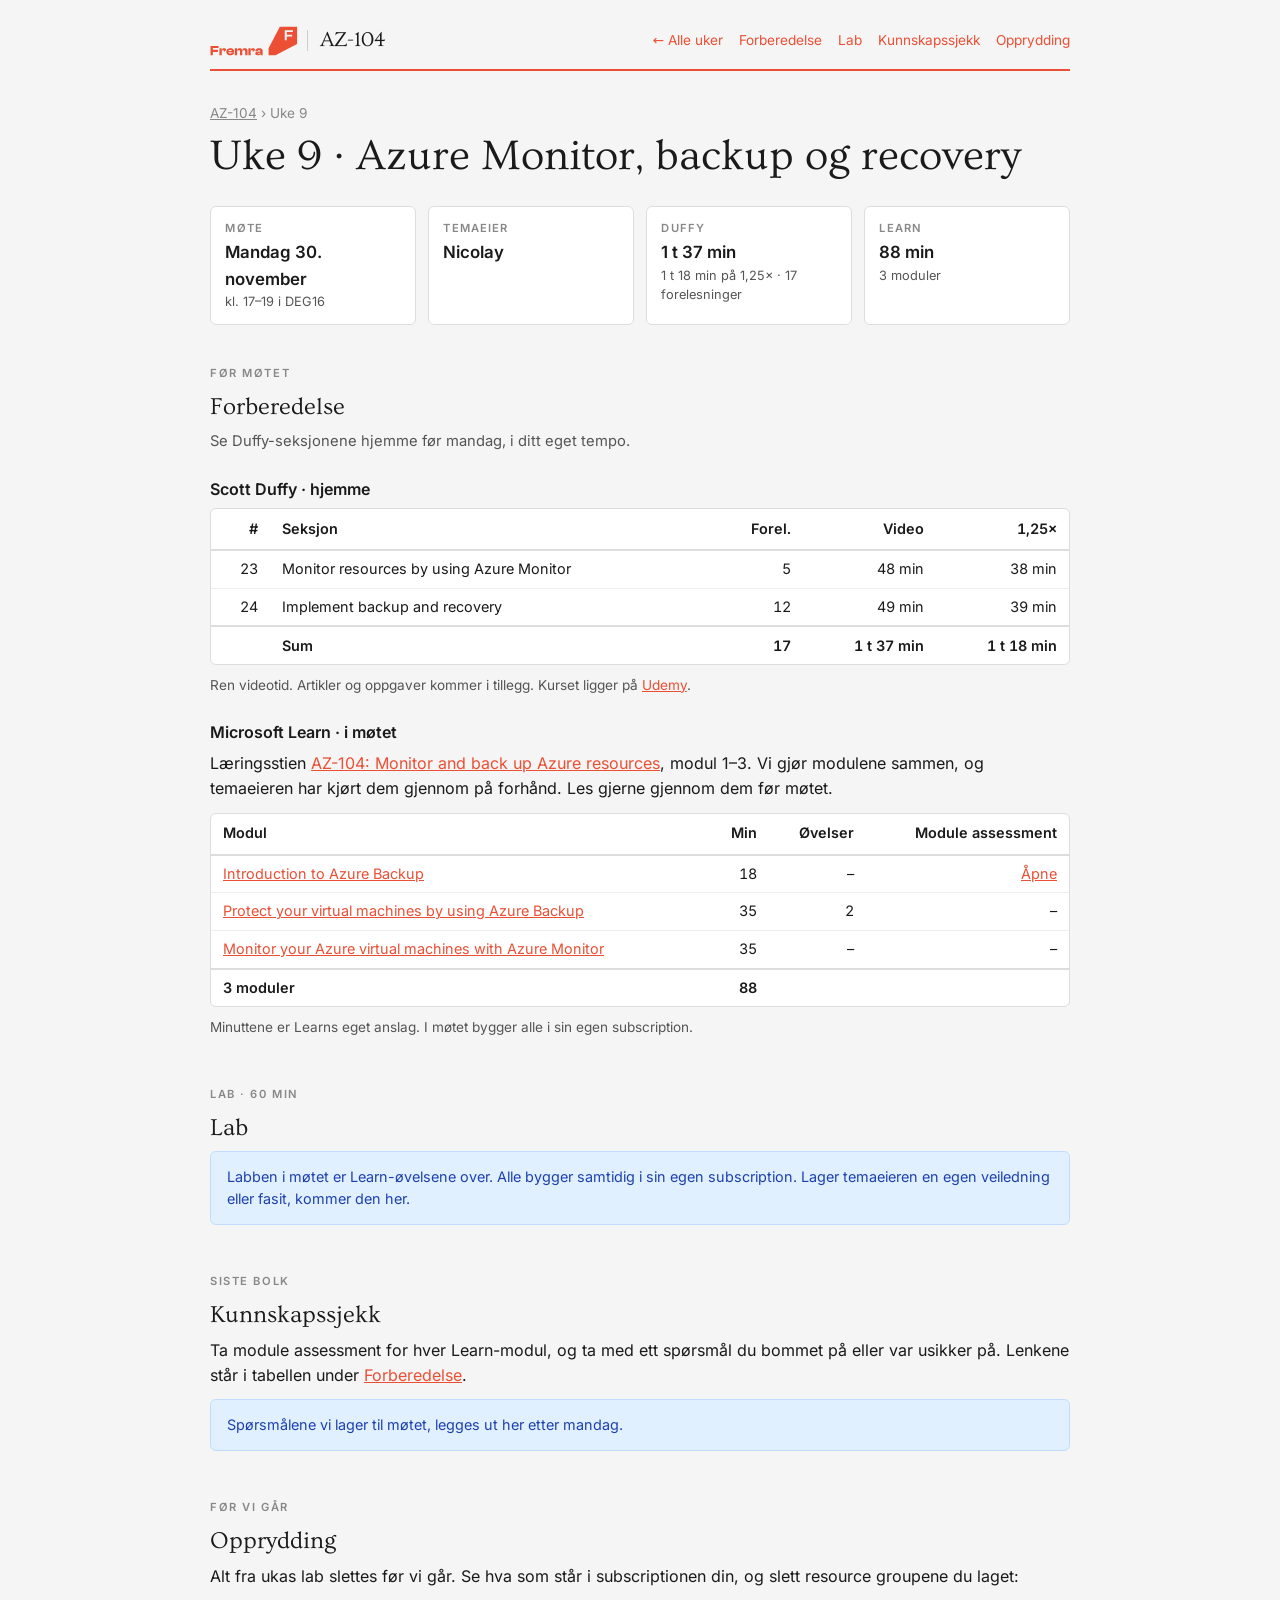
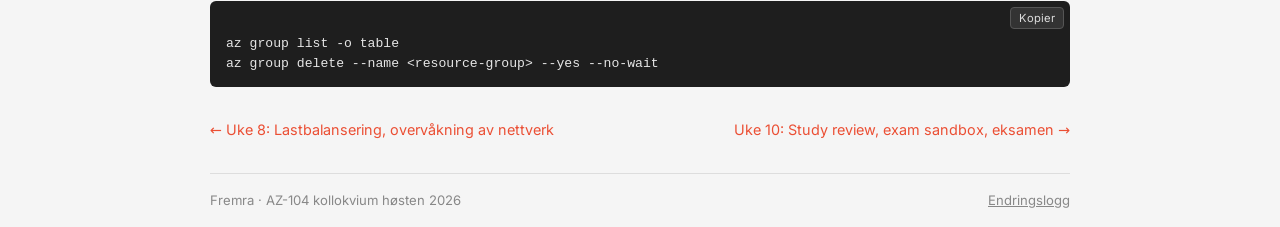
<file: uke-09/index.html>
<!DOCTYPE html>
<html lang="nb">
<head>
<meta charset="utf-8">
<meta name="viewport" content="width=device-width, initial-scale=1">
<title>Uke 9 · AZ-104 · Fremra</title>
<meta name="robots" content="noindex, nofollow">
<meta name="description" content="AZ-104 uke 9: Azure Monitor, backup og recovery. Forberedelse, lab og kunnskapssjekk.">
<link rel="icon" type="image/svg+xml" href="../assets/favicon.svg">
<link rel="stylesheet" href="../assets/side.css">
<script src="../assets/side.js" defer></script>
</head>
<body>
<div class="wrap">

<header>
  <a class="header-brand" href="../" aria-label="AZ-104 — til forsiden">
    <svg xmlns="http://www.w3.org/2000/svg" viewBox="0 0 884.51 302.23" aria-hidden="true" class="logo-svg">
      <g fill="#eb4f34">
        <polygon points="11.78 201.94 5.46 201.94 5.46 294.12 28.71 294.12 28.71 260.97 79.25 260.97 79.25 240.05 28.71 240.05 28.71 222.86 85.67 222.86 85.67 201.94 28.71 201.94 11.78 201.94"/>
        <path d="M224.12,227.53c-5.73-2.57-12.5-3.85-20.29-3.85s-14.33,1.45-20.16,4.34c-5.82,2.89-10.41,7.02-13.76,12.38-3.35,5.37-5.02,11.76-5.02,19.19,0,8.35,1.67,15.18,5.02,20.5,3.35,5.32,7.98,9.22,13.9,11.7,5.91,2.48,12.73,3.71,20.43,3.71s14.19-1.1,19.74-3.3c5.55-2.2,9.86-5.25,12.93-9.15,3.07-3.9,4.61-8.37,4.61-13.41v-1.51h-23.25v1.38c0,2.48-1.06,4.36-3.16,5.64-2.11,1.29-6.01,1.93-11.69,1.93-6.42,0-10.85-1.12-13.28-3.37-2.15-1.99-3.35-5.23-3.59-9.7h55.26c.18-1.19.3-2.27.34-3.23.04-.96.07-2.04.07-3.23,0-7.34-1.58-13.53-4.75-18.57-3.16-5.04-7.62-8.85-13.35-11.42ZM186.81,252.16c.49-3.14,1.57-5.53,3.26-7.15,2.38-2.29,6.79-3.44,13.21-3.44s10.46.99,12.93,2.96c2.04,1.62,3.22,4.18,3.58,7.64h-32.99Z"/>
        <path d="M366.46,227.19c-3.85-2.34-8.76-3.51-14.72-3.51s-10.66,1.08-14.38,3.23c-3.72,2.16-6.49,4.93-8.32,8.33-1.84,3.39-3.03,7.02-3.58,10.87h-1.36c-.38-3.26-1.18-6.31-2.42-9.15-1.79-4.08-4.59-7.31-8.39-9.7-3.81-2.38-8.74-3.58-14.79-3.58-5.69,0-10.32,1.06-13.9,3.16-3.58,2.11-6.26,4.86-8.05,8.26-1.79,3.39-2.96,7.02-3.51,10.87h-1.24v-20.91h-21.74v69.07h23.25v-35.36c0-5.23.96-8.92,2.89-11.07,1.92-2.15,5.78-3.23,11.56-3.23s9.54,1.03,11.56,3.1c2.02,2.06,3.03,5.76,3.03,11.08v35.5h23.25v-35.36c0-5.23.96-8.92,2.89-11.07,1.93-2.15,5.78-3.23,11.56-3.23s9.68,1.03,11.69,3.1c2.02,2.06,3.03,5.76,3.03,11.08v35.5h23.25v-43.61c0-5.23-.96-9.84-2.89-13.83-1.93-3.99-4.82-7.15-8.67-9.49Z"/>
        <path d="M514.91,227.4c-5.14-2.48-11.65-3.72-19.54-3.72s-14.4,1.22-20.09,3.65c-5.69,2.43-10.09,5.87-13.21,10.32-3.12,4.45-4.68,9.65-4.68,15.61v.28h23.25v-.55c0-3.48.98-5.87,2.96-7.15,1.97-1.28,5.3-1.93,9.98-1.93,5.14,0,8.69.64,10.66,1.93,1.97,1.28,2.96,3.95,2.96,7.98v1.93l-28.89,2.89c-5.05.55-9.22,1.6-12.52,3.16-3.3,1.56-5.76,3.6-7.36,6.12-1.6,2.52-2.41,5.48-2.41,8.87,0,5.78,2.13,10.34,6.4,13.69,4.26,3.35,10.2,5.02,17.82,5.02s13.55-1.49,18.09-4.47c4.54-2.98,7.5-6.99,8.88-12.04h1.24v15.13h21.74v-40.04c0-6.23-1.26-11.63-3.78-16.16-2.52-4.54-6.35-8.05-11.49-10.52ZM505.07,274.52c-1.42,1.7-3.6,2.89-6.54,3.58-2.94.69-6.79,1.03-11.56,1.03-2.48,0-4.36-.28-5.64-.83-1.28-.55-1.92-1.56-1.92-3.03,0-1.19.41-2.11,1.24-2.75.83-.64,2.16-1.01,3.99-1.1l22.5-2.59c-.19,2.36-.88,4.26-2.07,5.68Z"/>
        <path d="M153.82,226.78c-3.16-2.06-7.32-3.1-12.45-3.1-4.59,0-8.49.83-11.69,2.48-3.21,1.65-5.73,3.94-7.57,6.88-1.84,2.94-3.07,6.33-3.71,10.18h-1.24v-18.16h-21.74v69.07h23.25v-40.73c0-3.48.8-6.05,2.41-7.7,1.6-1.65,4.42-2.48,8.46-2.48,3.76,0,6.4.71,7.91,2.13,1.51,1.42,2.27,3.83,2.27,7.22v7.7h4.06l18.72-18.72c-.36-2.22-.93-4.31-1.72-6.26-1.47-3.62-3.78-6.47-6.95-8.53Z"/>
        <path d="M444.93,226.78c-3.16-2.06-7.32-3.1-12.45-3.1-4.59,0-8.49.83-11.69,2.48-3.21,1.65-5.73,3.94-7.57,6.88-1.84,2.94-3.07,6.33-3.71,10.18h-1.24v-18.16h-21.74v69.07h23.25v-40.73c0-3.48.8-6.05,2.41-7.7,1.6-1.65,4.42-2.48,8.46-2.48,3.76,0,6.4.71,7.91,2.13,1.51,1.42,2.27,3.83,2.27,7.22v7.7h4.06l18.72-18.72c-.36-2.22-.93-4.31-1.72-6.26-1.47-3.62-3.78-6.47-6.95-8.53Z"/>
        <path d="M703.31,6.83h0s0,0,0,0l-113.17,217.65h0v69.65h69.65s0,0,0,0l217.64-113.17h0V6.83h-174.12ZM835.62,59.46h-62.01v27.72h54.34v17.85h-54.34v39.64h-20.65V41.62h82.66v17.85Z"/>
      </g>
    </svg>
    <span class="header-wordmark">AZ-104</span>
  </a>
  <nav class="top">
    <a href="../#ukeplan">← Alle uker</a>
    <a href="#forberedelse">Forberedelse</a>
    <a href="#lab">Lab</a>
    <a href="#kunnskapssjekk">Kunnskapssjekk</a>
    <a href="#opprydding">Opprydding</a>
  </nav>
</header>

<div class="hero">
  <div class="crumb"><a href="../">AZ-104</a> › Uke 9</div>
  <h1>Uke 9 · Azure Monitor, backup og recovery</h1>
  <div class="facts">
    <div class="fact"><div class="k">Møte</div><div class="v">Mandag 30. november</div><div class="s">kl. 17–19 i DEG16</div></div>
    <div class="fact"><div class="k">Temaeier</div><div class="v">Nicolay</div></div>
    <div class="fact"><div class="k">Duffy</div><div class="v">1 t 37 min</div><div class="s">1 t 18 min på 1,25× · 17 forelesninger</div></div>
    <div class="fact"><div class="k">Learn</div><div class="v">88 min</div><div class="s">3 moduler</div></div>
  </div>
</div>

<!-- ======================================================================
     Forberedelse
     ====================================================================== -->
<section id="forberedelse">
  <div class="eyebrow">Før møtet</div>
  <h2>Forberedelse</h2>
  <p class="section-lead">Se Duffy-seksjonene hjemme før mandag, i ditt eget tempo.</p>

  <h3>Scott Duffy · hjemme</h3>
  <div class="table-wrap">
    <table>
      <thead><tr><th class="tall">#</th><th>Seksjon</th><th class="tall">Forel.</th><th class="tall">Video</th><th class="tall m-skjul">1,25×</th></tr></thead>
      <tbody>
          <tr><td class="tall">23</td><td>Monitor resources by using Azure Monitor</td><td class="tall">5</td><td class="tall">48 min</td><td class="tall m-skjul">38 min</td></tr>
          <tr><td class="tall">24</td><td>Implement backup and recovery</td><td class="tall">12</td><td class="tall">49 min</td><td class="tall m-skjul">39 min</td></tr>
      </tbody>
      <tfoot><tr><td></td><td>Sum</td><td class="tall">17</td><td class="tall">1 t 37 min</td><td class="tall m-skjul">1 t 18 min</td></tr></tfoot>
    </table>
  </div>
  <p class="table-note">Ren videotid. Artikler og oppgaver kommer i tillegg. Kurset ligger på <a href="https://www.udemy.com/course/70533-azure/">Udemy</a>.</p>

  <h3>Microsoft Learn · i møtet</h3>
  <p>
    Læringsstien <a target="_blank" rel="noopener" href="https://learn.microsoft.com/en-us/training/paths/az-104-monitor-backup-resources/">AZ-104: Monitor and back up Azure resources</a>, modul 1–3.
    Vi gjør modulene sammen, og temaeieren har kjørt dem gjennom på forhånd. Les gjerne gjennom dem før møtet.
  </p>
  <div class="table-wrap">
    <table>
      <thead><tr><th>Modul</th><th class="tall">Min</th><th class="tall">Øvelser</th><th class="tall">Module assessment</th></tr></thead>
      <tbody>
        <tr><td><a target="_blank" rel="noopener" href="https://learn.microsoft.com/en-us/training/modules/intro-to-azure-backup/">Introduction to Azure Backup</a></td><td class="tall">18</td><td class="tall">–</td><td class="tall"><a target="_blank" rel="noopener" href="https://learn.microsoft.com/en-us/training/modules/intro-to-azure-backup/5-knowledge-check">Åpne</a></td></tr>
        <tr><td><a target="_blank" rel="noopener" href="https://learn.microsoft.com/en-us/training/modules/protect-virtual-machines-with-azure-backup/">Protect your virtual machines by using Azure Backup</a></td><td class="tall">35</td><td class="tall">2</td><td class="tall">–</td></tr>
        <tr><td><a target="_blank" rel="noopener" href="https://learn.microsoft.com/en-us/training/modules/monitor-azure-vm-using-diagnostic-data/">Monitor your Azure virtual machines with Azure Monitor</a></td><td class="tall">35</td><td class="tall">–</td><td class="tall">–</td></tr>
      </tbody>
      <tfoot><tr><td>3 moduler</td><td class="tall">88</td><td></td><td></td></tr></tfoot>
    </table>
  </div>
  <p class="table-note">Minuttene er Learns eget anslag. I møtet bygger alle i sin egen subscription.</p>
</section>

<!-- ======================================================================
     Lab
     ====================================================================== -->
<section id="lab">
  <div class="eyebrow">Lab · 60 min</div>
  <h2>Lab</h2>
  <div class="callout info">
    Labben i møtet er Learn-øvelsene over. Alle bygger samtidig i sin egen subscription.
    Lager temaeieren en egen veiledning eller fasit, kommer den her.
  </div>
</section>

<!-- ======================================================================
     Kunnskapssjekk
     ====================================================================== -->
<section id="kunnskapssjekk">
  <div class="eyebrow">Siste bolk</div>
  <h2>Kunnskapssjekk</h2>
  <p>Ta module assessment for hver Learn-modul, og ta med ett spørsmål du bommet på eller var usikker på. Lenkene står i tabellen under <a href="#forberedelse">Forberedelse</a>.</p>
  <div class="callout info">Spørsmålene vi lager til møtet, legges ut her etter mandag.</div>
</section>

<!-- ======================================================================
     Opprydding
     ====================================================================== -->
<section id="opprydding">
  <div class="eyebrow">Før vi går</div>
  <h2>Opprydding</h2>
  <p>Alt fra ukas lab slettes før vi går. Se hva som står i subscriptionen din, og slett resource groupene du laget:</p>
<pre><code>az group list -o table
az group delete --name &lt;resource-group&gt; --yes --no-wait</code></pre>
</section>

<nav class="pager" aria-label="Bla mellom ukene">
  <span><a href="../uke-08/">← Uke 8: Lastbalansering, overvåkning av nettverk</a></span>
  <span><a href="../uke-10/">Uke 10: Study review, exam sandbox, eksamen →</a></span>
</nav>

<footer>
  <span>Fremra · AZ-104 kollokvium høsten 2026</span>
  <span><a href="../#endringslogg">Endringslogg</a></span>
</footer>

</div>
</body>
</html>
</file>
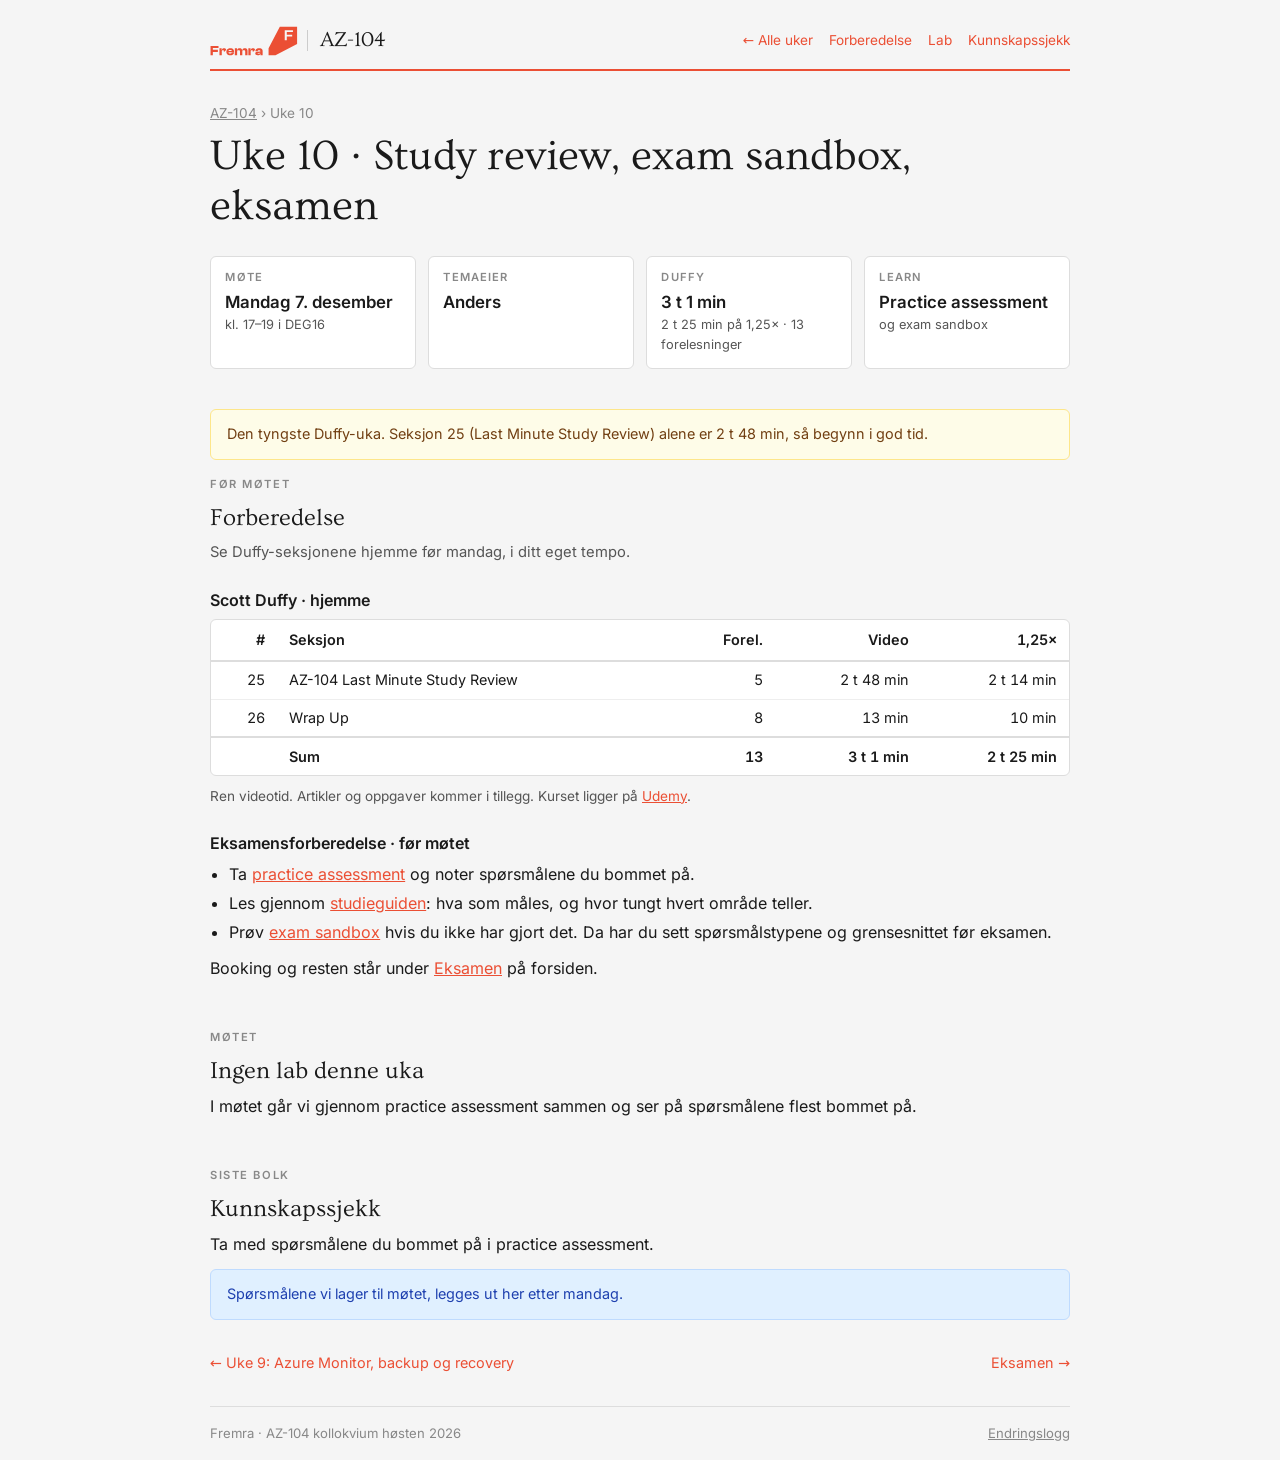
<file: uke-10/index.html>
<!DOCTYPE html>
<html lang="nb">
<head>
<meta charset="utf-8">
<meta name="viewport" content="width=device-width, initial-scale=1">
<title>Uke 10 · AZ-104 · Fremra</title>
<meta name="robots" content="noindex, nofollow">
<meta name="description" content="AZ-104 uke 10: Study review, exam sandbox, eksamen. Forberedelse, lab og kunnskapssjekk.">
<link rel="icon" type="image/svg+xml" href="../assets/favicon.svg">
<link rel="stylesheet" href="../assets/side.css">
<script src="../assets/side.js" defer></script>
</head>
<body>
<div class="wrap">

<header>
  <a class="header-brand" href="../" aria-label="AZ-104 — til forsiden">
    <svg xmlns="http://www.w3.org/2000/svg" viewBox="0 0 884.51 302.23" aria-hidden="true" class="logo-svg">
      <g fill="#eb4f34">
        <polygon points="11.78 201.94 5.46 201.94 5.46 294.12 28.71 294.12 28.71 260.97 79.25 260.97 79.25 240.05 28.71 240.05 28.71 222.86 85.67 222.86 85.67 201.94 28.71 201.94 11.78 201.94"/>
        <path d="M224.12,227.53c-5.73-2.57-12.5-3.85-20.29-3.85s-14.33,1.45-20.16,4.34c-5.82,2.89-10.41,7.02-13.76,12.38-3.35,5.37-5.02,11.76-5.02,19.19,0,8.35,1.67,15.18,5.02,20.5,3.35,5.32,7.98,9.22,13.9,11.7,5.91,2.48,12.73,3.71,20.43,3.71s14.19-1.1,19.74-3.3c5.55-2.2,9.86-5.25,12.93-9.15,3.07-3.9,4.61-8.37,4.61-13.41v-1.51h-23.25v1.38c0,2.48-1.06,4.36-3.16,5.64-2.11,1.29-6.01,1.93-11.69,1.93-6.42,0-10.85-1.12-13.28-3.37-2.15-1.99-3.35-5.23-3.59-9.7h55.26c.18-1.19.3-2.27.34-3.23.04-.96.07-2.04.07-3.23,0-7.34-1.58-13.53-4.75-18.57-3.16-5.04-7.62-8.85-13.35-11.42ZM186.81,252.16c.49-3.14,1.57-5.53,3.26-7.15,2.38-2.29,6.79-3.44,13.21-3.44s10.46.99,12.93,2.96c2.04,1.62,3.22,4.18,3.58,7.64h-32.99Z"/>
        <path d="M366.46,227.19c-3.85-2.34-8.76-3.51-14.72-3.51s-10.66,1.08-14.38,3.23c-3.72,2.16-6.49,4.93-8.32,8.33-1.84,3.39-3.03,7.02-3.58,10.87h-1.36c-.38-3.26-1.18-6.31-2.42-9.15-1.79-4.08-4.59-7.31-8.39-9.7-3.81-2.38-8.74-3.58-14.79-3.58-5.69,0-10.32,1.06-13.9,3.16-3.58,2.11-6.26,4.86-8.05,8.26-1.79,3.39-2.96,7.02-3.51,10.87h-1.24v-20.91h-21.74v69.07h23.25v-35.36c0-5.23.96-8.92,2.89-11.07,1.92-2.15,5.78-3.23,11.56-3.23s9.54,1.03,11.56,3.1c2.02,2.06,3.03,5.76,3.03,11.08v35.5h23.25v-35.36c0-5.23.96-8.92,2.89-11.07,1.93-2.15,5.78-3.23,11.56-3.23s9.68,1.03,11.69,3.1c2.02,2.06,3.03,5.76,3.03,11.08v35.5h23.25v-43.61c0-5.23-.96-9.84-2.89-13.83-1.93-3.99-4.82-7.15-8.67-9.49Z"/>
        <path d="M514.91,227.4c-5.14-2.48-11.65-3.72-19.54-3.72s-14.4,1.22-20.09,3.65c-5.69,2.43-10.09,5.87-13.21,10.32-3.12,4.45-4.68,9.65-4.68,15.61v.28h23.25v-.55c0-3.48.98-5.87,2.96-7.15,1.97-1.28,5.3-1.93,9.98-1.93,5.14,0,8.69.64,10.66,1.93,1.97,1.28,2.96,3.95,2.96,7.98v1.93l-28.89,2.89c-5.05.55-9.22,1.6-12.52,3.16-3.3,1.56-5.76,3.6-7.36,6.12-1.6,2.52-2.41,5.48-2.41,8.87,0,5.78,2.13,10.34,6.4,13.69,4.26,3.35,10.2,5.02,17.82,5.02s13.55-1.49,18.09-4.47c4.54-2.98,7.5-6.99,8.88-12.04h1.24v15.13h21.74v-40.04c0-6.23-1.26-11.63-3.78-16.16-2.52-4.54-6.35-8.05-11.49-10.52ZM505.07,274.52c-1.42,1.7-3.6,2.89-6.54,3.58-2.94.69-6.79,1.03-11.56,1.03-2.48,0-4.36-.28-5.64-.83-1.28-.55-1.92-1.56-1.92-3.03,0-1.19.41-2.11,1.24-2.75.83-.64,2.16-1.01,3.99-1.1l22.5-2.59c-.19,2.36-.88,4.26-2.07,5.68Z"/>
        <path d="M153.82,226.78c-3.16-2.06-7.32-3.1-12.45-3.1-4.59,0-8.49.83-11.69,2.48-3.21,1.65-5.73,3.94-7.57,6.88-1.84,2.94-3.07,6.33-3.71,10.18h-1.24v-18.16h-21.74v69.07h23.25v-40.73c0-3.48.8-6.05,2.41-7.7,1.6-1.65,4.42-2.48,8.46-2.48,3.76,0,6.4.71,7.91,2.13,1.51,1.42,2.27,3.83,2.27,7.22v7.7h4.06l18.72-18.72c-.36-2.22-.93-4.31-1.72-6.26-1.47-3.62-3.78-6.47-6.95-8.53Z"/>
        <path d="M444.93,226.78c-3.16-2.06-7.32-3.1-12.45-3.1-4.59,0-8.49.83-11.69,2.48-3.21,1.65-5.73,3.94-7.57,6.88-1.84,2.94-3.07,6.33-3.71,10.18h-1.24v-18.16h-21.74v69.07h23.25v-40.73c0-3.48.8-6.05,2.41-7.7,1.6-1.65,4.42-2.48,8.46-2.48,3.76,0,6.4.71,7.91,2.13,1.51,1.42,2.27,3.83,2.27,7.22v7.7h4.06l18.72-18.72c-.36-2.22-.93-4.31-1.72-6.26-1.47-3.62-3.78-6.47-6.95-8.53Z"/>
        <path d="M703.31,6.83h0s0,0,0,0l-113.17,217.65h0v69.65h69.65s0,0,0,0l217.64-113.17h0V6.83h-174.12ZM835.62,59.46h-62.01v27.72h54.34v17.85h-54.34v39.64h-20.65V41.62h82.66v17.85Z"/>
      </g>
    </svg>
    <span class="header-wordmark">AZ-104</span>
  </a>
  <nav class="top">
    <a href="../#ukeplan">← Alle uker</a>
    <a href="#forberedelse">Forberedelse</a>
    <a href="#lab">Lab</a>
    <a href="#kunnskapssjekk">Kunnskapssjekk</a>
  </nav>
</header>

<div class="hero">
  <div class="crumb"><a href="../">AZ-104</a> › Uke 10</div>
  <h1>Uke 10 · Study review, exam sandbox, eksamen</h1>
  <div class="facts">
    <div class="fact"><div class="k">Møte</div><div class="v">Mandag 7. desember</div><div class="s">kl. 17–19 i DEG16</div></div>
    <div class="fact"><div class="k">Temaeier</div><div class="v">Anders</div></div>
    <div class="fact"><div class="k">Duffy</div><div class="v">3 t 1 min</div><div class="s">2 t 25 min på 1,25× · 13 forelesninger</div></div>
    <div class="fact"><div class="k">Learn</div><div class="v">Practice assessment</div><div class="s">og exam sandbox</div></div>
  </div>
</div>

  <div class="callout warn">Den tyngste Duffy-uka. Seksjon 25 (Last Minute Study Review) alene er 2 t 48 min, så begynn i god tid.</div>

<!-- ======================================================================
     Forberedelse
     ====================================================================== -->
<section id="forberedelse">
  <div class="eyebrow">Før møtet</div>
  <h2>Forberedelse</h2>
  <p class="section-lead">Se Duffy-seksjonene hjemme før mandag, i ditt eget tempo.</p>

  <h3>Scott Duffy · hjemme</h3>
  <div class="table-wrap">
    <table>
      <thead><tr><th class="tall">#</th><th>Seksjon</th><th class="tall">Forel.</th><th class="tall">Video</th><th class="tall m-skjul">1,25×</th></tr></thead>
      <tbody>
          <tr><td class="tall">25</td><td>AZ-104 Last Minute Study Review</td><td class="tall">5</td><td class="tall">2 t 48 min</td><td class="tall m-skjul">2 t 14 min</td></tr>
          <tr><td class="tall">26</td><td>Wrap Up</td><td class="tall">8</td><td class="tall">13 min</td><td class="tall m-skjul">10 min</td></tr>
      </tbody>
      <tfoot><tr><td></td><td>Sum</td><td class="tall">13</td><td class="tall">3 t 1 min</td><td class="tall m-skjul">2 t 25 min</td></tr></tfoot>
    </table>
  </div>
  <p class="table-note">Ren videotid. Artikler og oppgaver kommer i tillegg. Kurset ligger på <a href="https://www.udemy.com/course/70533-azure/">Udemy</a>.</p>

  <h3>Eksamensforberedelse · før møtet</h3>
  <ul>
    <li>Ta <a target="_blank" rel="noopener" href="https://learn.microsoft.com/en-us/credentials/certifications/azure-administrator/practice/assessment?assessment-type=practice&amp;assessmentId=21&amp;practice-assessment-type=certification">practice assessment</a> og noter spørsmålene du bommet på.</li>
    <li>Les gjennom <a target="_blank" rel="noopener" href="https://learn.microsoft.com/en-us/credentials/certifications/resources/study-guides/az-104">studieguiden</a>: hva som måles, og hvor tungt hvert område teller.</li>
    <li>Prøv <a href="https://aka.ms/examdemo">exam sandbox</a> hvis du ikke har gjort det. Da har du sett spørsmålstypene og grensesnittet før eksamen.</li>
  </ul>
  <p>Booking og resten står under <a href="../#eksamen">Eksamen</a> på forsiden.</p>
</section>

<!-- ======================================================================
     Lab
     ====================================================================== -->
<section id="lab">
  <div class="eyebrow">Møtet</div>
  <h2>Ingen lab denne uka</h2>
  <p>I møtet går vi gjennom practice assessment sammen og ser på spørsmålene flest bommet på.</p>
</section>

<!-- ======================================================================
     Kunnskapssjekk
     ====================================================================== -->
<section id="kunnskapssjekk">
  <div class="eyebrow">Siste bolk</div>
  <h2>Kunnskapssjekk</h2>
  <p>Ta med spørsmålene du bommet på i practice assessment.</p>
  <div class="callout info">Spørsmålene vi lager til møtet, legges ut her etter mandag.</div>
</section>

<nav class="pager" aria-label="Bla mellom ukene">
  <span><a href="../uke-09/">← Uke 9: Azure Monitor, backup og recovery</a></span>
  <span><a href="../#eksamen">Eksamen →</a></span>
</nav>

<footer>
  <span>Fremra · AZ-104 kollokvium høsten 2026</span>
  <span><a href="../#endringslogg">Endringslogg</a></span>
</footer>

</div>
</body>
</html>
</file>
<file: assets/side.css>
/* ==========================================================================
   AZ-104 · felles stilark for alle sidene
   Tokens og komponenter fra Fremra/rotterdam2026, som igjen har dem fra
   FremraOperations/FremraOperations.Web/wwwroot/css/style.css
   ========================================================================== */

/* Fonts — samme selvhostede snitt som Fremra Operations */
@font-face {
  font-family: 'Inter';
  font-style: normal;
  font-weight: 300 600;
  font-display: swap;
  src: url('fonts/inter-latin.woff2') format('woff2');
}
@font-face {
  font-family: 'Ovo';
  font-style: normal;
  font-weight: 400;
  font-display: swap;
  src: url('fonts/ovo-latin.woff2') format('woff2');
}

/* ==========================================================================
   Design tokens
   ========================================================================== */
:root {
  --brand: #eb4f34;
  --brand-hover: #d44329;
  --brand-gradient: linear-gradient(135deg, #eb4f34 0%, #c0392b 100%);
  --brand-shadow: rgba(235, 79, 52, 0.35);
  --brand-focus: rgba(235, 79, 52, 0.15);
  --brand-tint: #fff4f1;

  --text: #1a1a1a;
  --text-secondary: #555;
  --text-muted: #888;
  --text-light: #aaa;

  --bg: #f5f5f5;
  --surface: #fff;
  --surface-alt: #f9f9f9;
  --bg-hover: #e5e7eb;

  --border: #ddd;
  --border-light: #eee;
  --border-mid: #ccc;

  --success-bg: #dcfce7;
  --success-border: #bbf7d0;
  --success-text: #166534;
  --warning-bg: #fefce8;
  --warning-border: #fde68a;
  --warning-text: #713f12;
  --completed-bg: #e0f0ff;
  --completed-text: #1e40af;

  --code-bg: #1e1e1e;
  --code-text: #e6e6e6;

  --font-sans: 'Inter', system-ui, -apple-system, sans-serif;
  --font-serif: 'Ovo', Georgia, serif;
  --font-mono: ui-monospace, SFMono-Regular, Consolas, 'Liberation Mono', monospace;

  --radius: 6px;
  --radius-sm: 4px;
  --radius-lg: 8px;
}

*, *::before, *::after { box-sizing: border-box; margin: 0; padding: 0; }

body {
  font-family: var(--font-sans);
  font-weight: 400;
  line-height: 1.55;
  color: var(--text);
  background: var(--bg);
  padding: 1rem;
  -webkit-text-size-adjust: 100%;
}

.wrap { max-width: 860px; margin: 0 auto; }

/* ==========================================================================
   Header
   ========================================================================== */
header {
  display: flex;
  justify-content: space-between;
  align-items: center;
  gap: 1rem;
  flex-wrap: wrap;
  margin-bottom: 2rem;
  padding-bottom: 0.85rem;
  border-bottom: 2px solid var(--brand);
  position: sticky;
  top: 0;
  background: var(--bg);
  z-index: 100;
  padding-top: 0.6rem;
}
.header-brand { display: flex; align-items: center; gap: 0.6rem; color: inherit; text-decoration: none; }
.logo-svg { height: 30px; width: auto; display: block; }
.header-wordmark {
  font-family: var(--font-serif);
  font-size: 1.3rem;
  line-height: 1;
  padding-left: 0.75rem;
  border-left: 1px solid var(--border-mid);
  user-select: none;
}
nav.top { display: flex; gap: 0.4rem 1rem; flex-wrap: wrap; font-size: 0.85rem; }
nav.top a { color: var(--brand); text-decoration: none; }
nav.top a:hover { text-decoration: underline; }

/* ==========================================================================
   Typografi
   ========================================================================== */
h1 {
  font-family: var(--font-serif);
  font-weight: 400;
  font-size: clamp(1.9rem, 6vw, 2.7rem);
  line-height: 1.15;
  margin-bottom: 0.4rem;
}
h2 {
  font-family: var(--font-serif);
  font-size: 1.5rem;
  font-weight: 400;
  margin-bottom: 0.3rem;
}
h3 { font-size: 1rem; font-weight: 600; margin: 1.5rem 0 0.4rem; }
h4 { font-size: 0.95rem; font-weight: 600; margin: 1.2rem 0 0.35rem; }
p { margin-bottom: 0.75rem; }
p:last-child { margin-bottom: 0; }
a { color: var(--brand); }
ul, ol { margin: 0 0 0.75rem 1.2rem; }
li { margin-bottom: 0.25rem; }
section { margin-bottom: 3rem; scroll-margin-top: 5.5rem; }
.section-lead { color: var(--text-secondary); font-size: 0.92rem; margin-bottom: 1.25rem; }
.eyebrow {
  font-size: 0.7rem; font-weight: 700; letter-spacing: 0.14em;
  text-transform: uppercase; color: var(--text-muted); margin-bottom: 0.35rem;
}
.muted { color: var(--text-secondary); }
.nowrap { white-space: nowrap; }

code {
  font-family: var(--font-mono);
  font-size: 0.86em;
  background: var(--bg-hover);
  padding: 0.05em 0.3em;
  border-radius: var(--radius-sm);
  overflow-wrap: anywhere;
}
pre {
  position: relative;
  background: var(--code-bg);
  color: var(--code-text);
  font-family: var(--font-mono);
  font-size: 0.82rem;
  line-height: 1.5;
  padding: 2.1rem 1rem 0.85rem; /* plass til kopier-knappen over første linje */
  border-radius: var(--radius);
  overflow-x: auto;
  margin-bottom: 1rem;
}
pre code { background: none; padding: 0; font-size: inherit; color: inherit; overflow-wrap: normal; }
pre .kom { color: #8a9a7b; }
.kopier {
  position: absolute; top: 0.4rem; right: 0.4rem;
  font: inherit; font-family: var(--font-sans); font-size: 0.7rem; cursor: pointer;
  background: #333; color: #ddd; border: 1px solid #555; border-radius: var(--radius-sm);
  padding: 0.1rem 0.5rem;
}
.kopier:hover { border-color: var(--brand); color: #fff; }

/* ==========================================================================
   Hero og faktakort
   ========================================================================== */
.hero { margin-bottom: 2.5rem; }
.hero .lead { font-size: 1.05rem; color: var(--text-secondary); max-width: 46rem; }
.hero .dates {
  display: inline-block;
  font-weight: 600;
  color: #fff;
  background: var(--brand-gradient);
  padding: 0.3rem 0.7rem;
  border-radius: var(--radius-sm);
  box-shadow: 0 2px 8px var(--brand-shadow);
  margin-bottom: 0.9rem;
  font-size: 0.9rem;
  letter-spacing: 0.02em;
}
.facts { display: grid; grid-template-columns: repeat(auto-fit, minmax(150px, 1fr)); gap: 0.75rem; margin-top: 1.5rem; }
.fact {
  background: var(--surface);
  border: 1px solid var(--border);
  border-radius: var(--radius);
  padding: 0.8rem 0.9rem;
}
.fact .k { font-size: 0.7rem; text-transform: uppercase; letter-spacing: 0.1em; color: var(--text-muted); font-weight: 700; }
.fact .v { font-size: 1.05rem; font-weight: 600; margin-top: 0.15rem; }
.fact .s { font-size: 0.8rem; color: var(--text-secondary); }

.crumb { font-size: 0.85rem; color: var(--text-muted); margin-bottom: 0.5rem; }
.crumb a { color: var(--text-muted); }

/* Neste økt */
.neste {
  background: var(--surface);
  border: 1px solid var(--border);
  border-left: 4px solid var(--brand);
  border-radius: var(--radius);
  padding: 1rem 1.2rem;
  margin-top: 1.5rem;
}
.neste .nar { font-family: var(--font-serif); font-size: 1.35rem; line-height: 1.2; margin-bottom: 0.2rem; }
.neste .tema { font-weight: 600; }
.neste p { margin: 0.4rem 0 0.8rem; font-size: 0.92rem; color: var(--text-secondary); }

/* ==========================================================================
   Kort, callouts og knapper
   ========================================================================== */
.card {
  background: var(--surface);
  border: 1px solid var(--border);
  border-radius: var(--radius);
  padding: 1.1rem 1.2rem;
  margin-bottom: 1rem;
}
.callout {
  border: 1px solid;
  border-radius: var(--radius);
  padding: 0.85rem 1rem;
  margin-bottom: 1rem;
  font-size: 0.9rem;
}
.callout h3 { font-size: 0.85rem; text-transform: uppercase; letter-spacing: 0.08em; margin: 0 0 0.3rem; }
.callout.warn { background: var(--warning-bg); border-color: var(--warning-border); color: var(--warning-text); }
.callout.info { background: var(--completed-bg); border-color: #bfdbfe; color: var(--completed-text); }
.callout.ok { background: var(--success-bg); border-color: var(--success-border); color: var(--success-text); }
.callout ul { margin: 0.4rem 0 0 1.1rem; }
.callout li { margin-bottom: 0.3rem; }
.callout code { background: rgba(0, 0, 0, 0.06); }

.btn-lenke {
  display: inline-block; background: var(--brand-gradient); color: #fff; text-decoration: none;
  font-weight: 600; font-size: 0.95rem; padding: 0.55rem 1.1rem; border-radius: var(--radius-sm);
  box-shadow: 0 2px 8px var(--brand-shadow); margin: 0.2rem 0.4rem 0.2rem 0;
}
.btn-lenke:hover { filter: brightness(0.94); }
.btn-lenke.sekundaer {
  background: var(--surface); color: var(--brand); box-shadow: none;
  border: 1px solid var(--brand);
}
.btn-lenke.sekundaer:hover { background: var(--brand-tint); filter: none; }

/* ==========================================================================
   Tabeller
   ========================================================================== */
.table-wrap { overflow-x: auto; background: var(--surface); border: 1px solid var(--border); border-radius: var(--radius); margin-bottom: 1rem; }
table { width: 100%; border-collapse: collapse; font-size: 0.9rem; }
thead { border-bottom: 2px solid var(--border); }
th { text-align: left; padding: 0.55rem 0.75rem; font-weight: 600; white-space: nowrap; }
td { padding: 0.45rem 0.75rem; border-bottom: 1px solid var(--border-light); vertical-align: top; }
tbody tr:last-child td { border-bottom: none; }
tfoot td { border-top: 2px solid var(--border); border-bottom: none; font-weight: 600; }
td.note { color: var(--text-secondary); font-size: 0.85rem; }
td.tall, th.tall { text-align: right; font-variant-numeric: tabular-nums; white-space: nowrap; }
.table-note { font-size: 0.85rem; color: var(--text-secondary); margin: -0.4rem 0 1rem; }
.pill {
  display: inline-block; font-size: 0.68rem; font-weight: 700; letter-spacing: 0.06em;
  text-transform: uppercase; padding: 0.05rem 0.45rem; border-radius: 999px;
  white-space: nowrap; vertical-align: 1px; margin-left: 0.3rem;
}
.pill.neste-pill { background: var(--brand); color: #fff; }
.pill.klar { background: var(--success-bg); color: var(--success-text); }
tr.er-neste td { background: var(--brand-tint); }
.pill.neste-pill { display: none; }
tr.er-neste .pill.neste-pill { display: inline-block; }

/* ==========================================================================
   Kunnskapssjekk og nedlasting
   ========================================================================== */
details {
  background: var(--surface); border: 1px solid var(--border); border-radius: var(--radius);
  margin-bottom: 0.6rem;
}
details > summary { cursor: pointer; padding: 0.65rem 0.9rem; font-weight: 600; font-size: 0.92rem; }
details > div { padding: 0 0.9rem 0.8rem; font-size: 0.92rem; color: var(--text-secondary); }

.nedlast { display: flex; flex-wrap: wrap; gap: 0.6rem; margin-bottom: 0.8rem; }

/* Bla mellom ukene */
.pager {
  display: flex; justify-content: space-between; gap: 1rem; flex-wrap: wrap;
  font-size: 0.9rem; margin: -1rem 0 2rem;
}
.pager a { text-decoration: none; }
.pager a:hover { text-decoration: underline; }

/* ==========================================================================
   Endringslogg
   ========================================================================== */
.log { border-left: 2px solid var(--border); padding-left: 1.1rem; }
.log-entry { position: relative; padding-bottom: 1.4rem; }
.log-entry:last-child { padding-bottom: 0; }
.log-entry::before {
  content: ''; position: absolute; left: calc(-1.1rem - 5px); top: 0.45rem;
  width: 8px; height: 8px; border-radius: 50%; background: var(--brand);
  box-shadow: 0 0 0 3px var(--bg);
}
.log-entry.older::before { background: var(--border-mid); }
.log-head { display: flex; align-items: baseline; gap: 0.6rem; flex-wrap: wrap; margin-bottom: 0.25rem; }
.log-head .ver { font-weight: 700; font-size: 0.9rem; }
.log-head .date { font-size: 0.8rem; color: var(--text-muted); font-variant-numeric: tabular-nums; }
.log-entry ul { margin-left: 1.1rem; font-size: 0.9rem; color: var(--text-secondary); }
.log-entry li { margin-bottom: 0.2rem; }

/* ==========================================================================
   Footer
   ========================================================================== */
footer {
  border-top: 1px solid var(--border);
  padding-top: 1rem;
  font-size: 0.82rem;
  color: var(--text-muted);
  display: flex; justify-content: space-between; gap: 1rem; flex-wrap: wrap;
}
footer a { color: var(--text-muted); }

@media (max-width: 620px) {
  body { padding: 0.75rem; }
  header { position: static; }
  .header-wordmark { font-size: 1.1rem; }
  .m-skjul { display: none; }
  th, td { padding-left: 0.55rem; padding-right: 0.55rem; }
}

@media print {
  body { background: #fff; padding: 0; }
  header { position: static; }
  nav.top, .no-print, .kopier, .pager { display: none; }
  .card, .fact, .table-wrap, details { break-inside: avoid; }
  pre { white-space: pre-wrap; }
}
</file>
